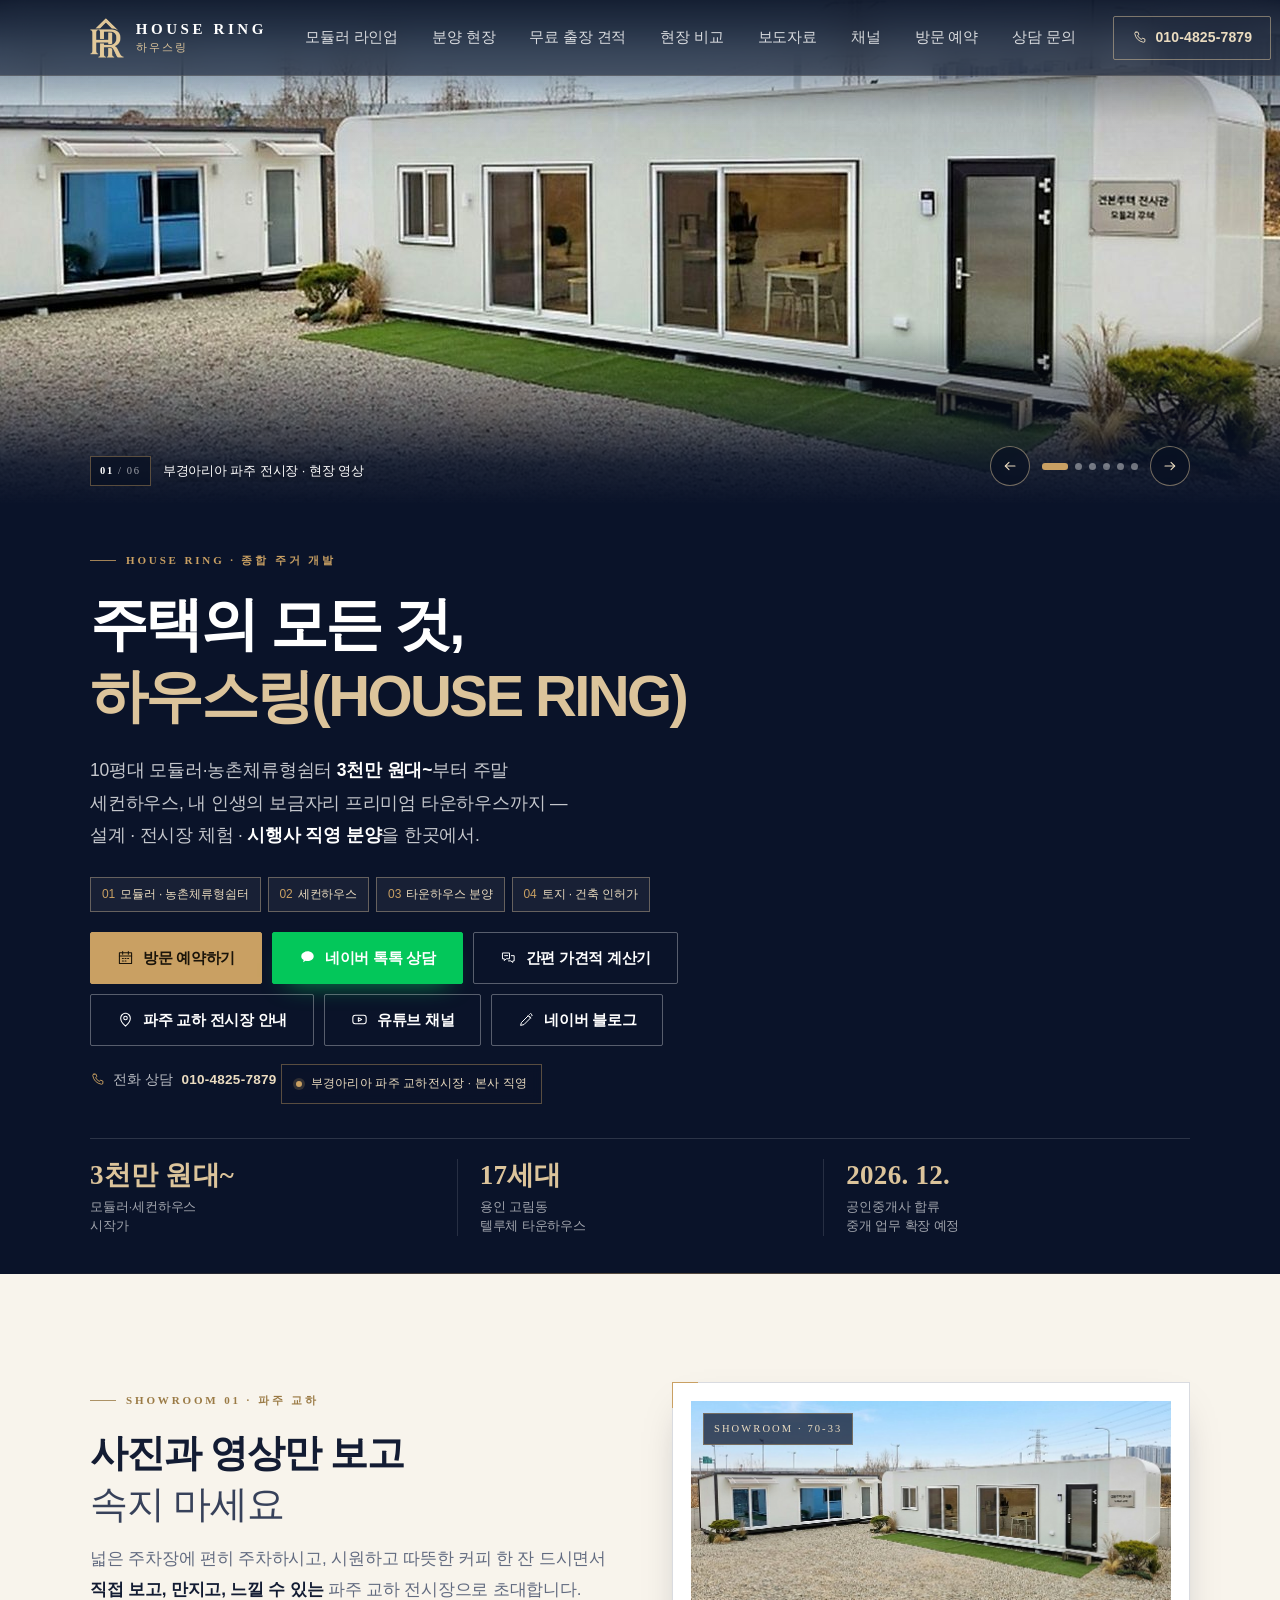
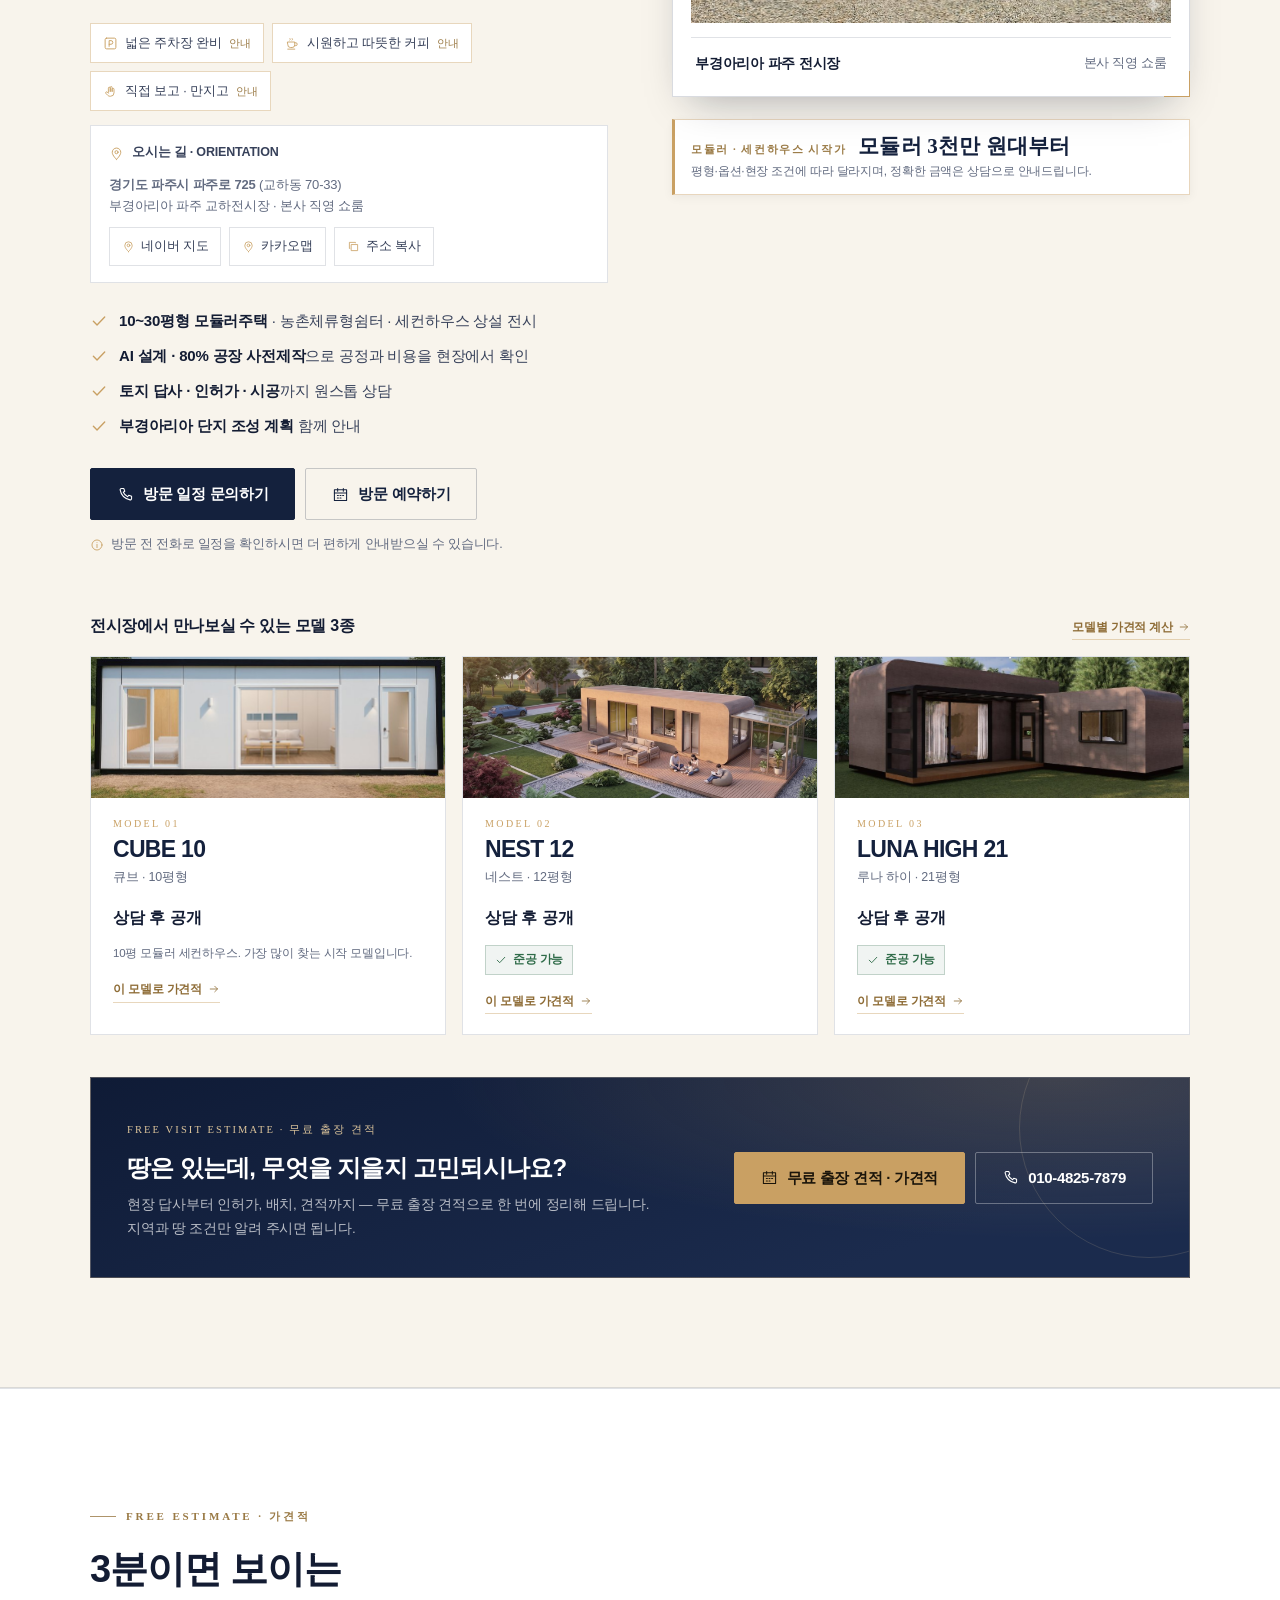
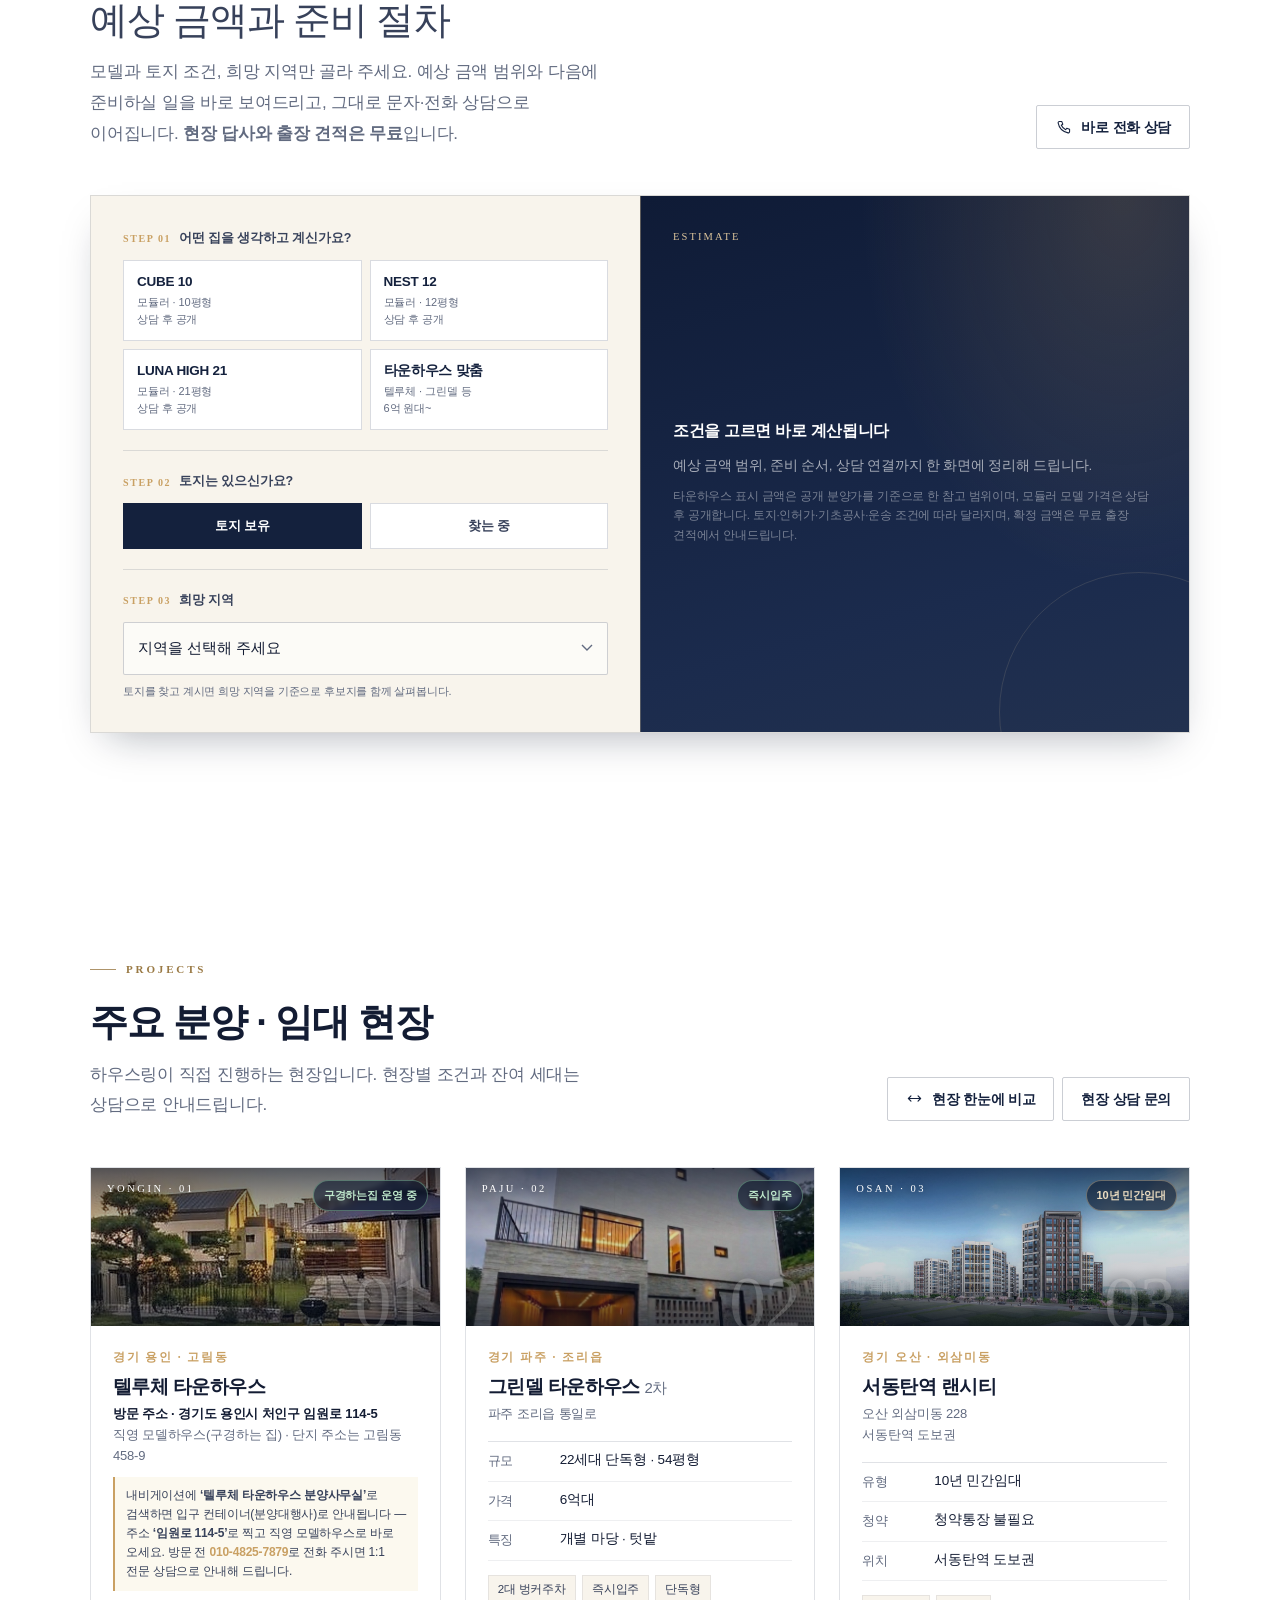
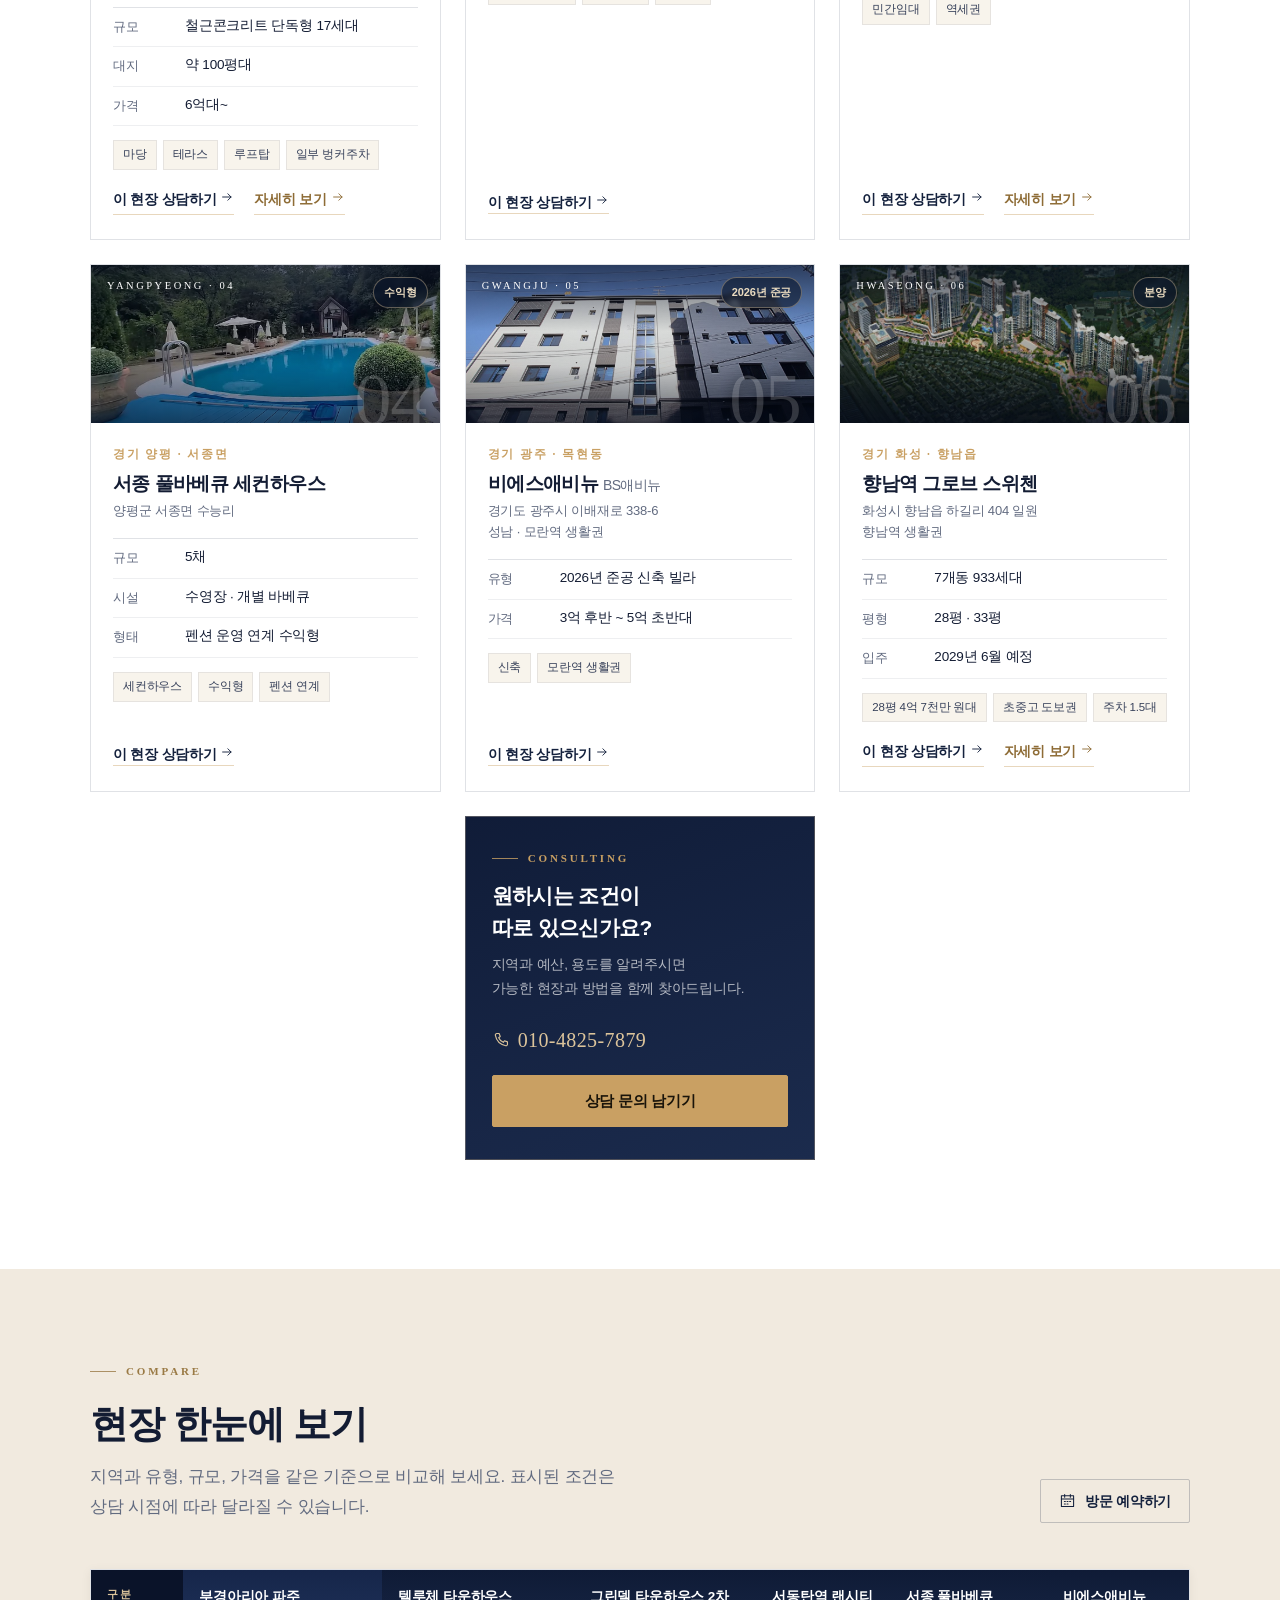
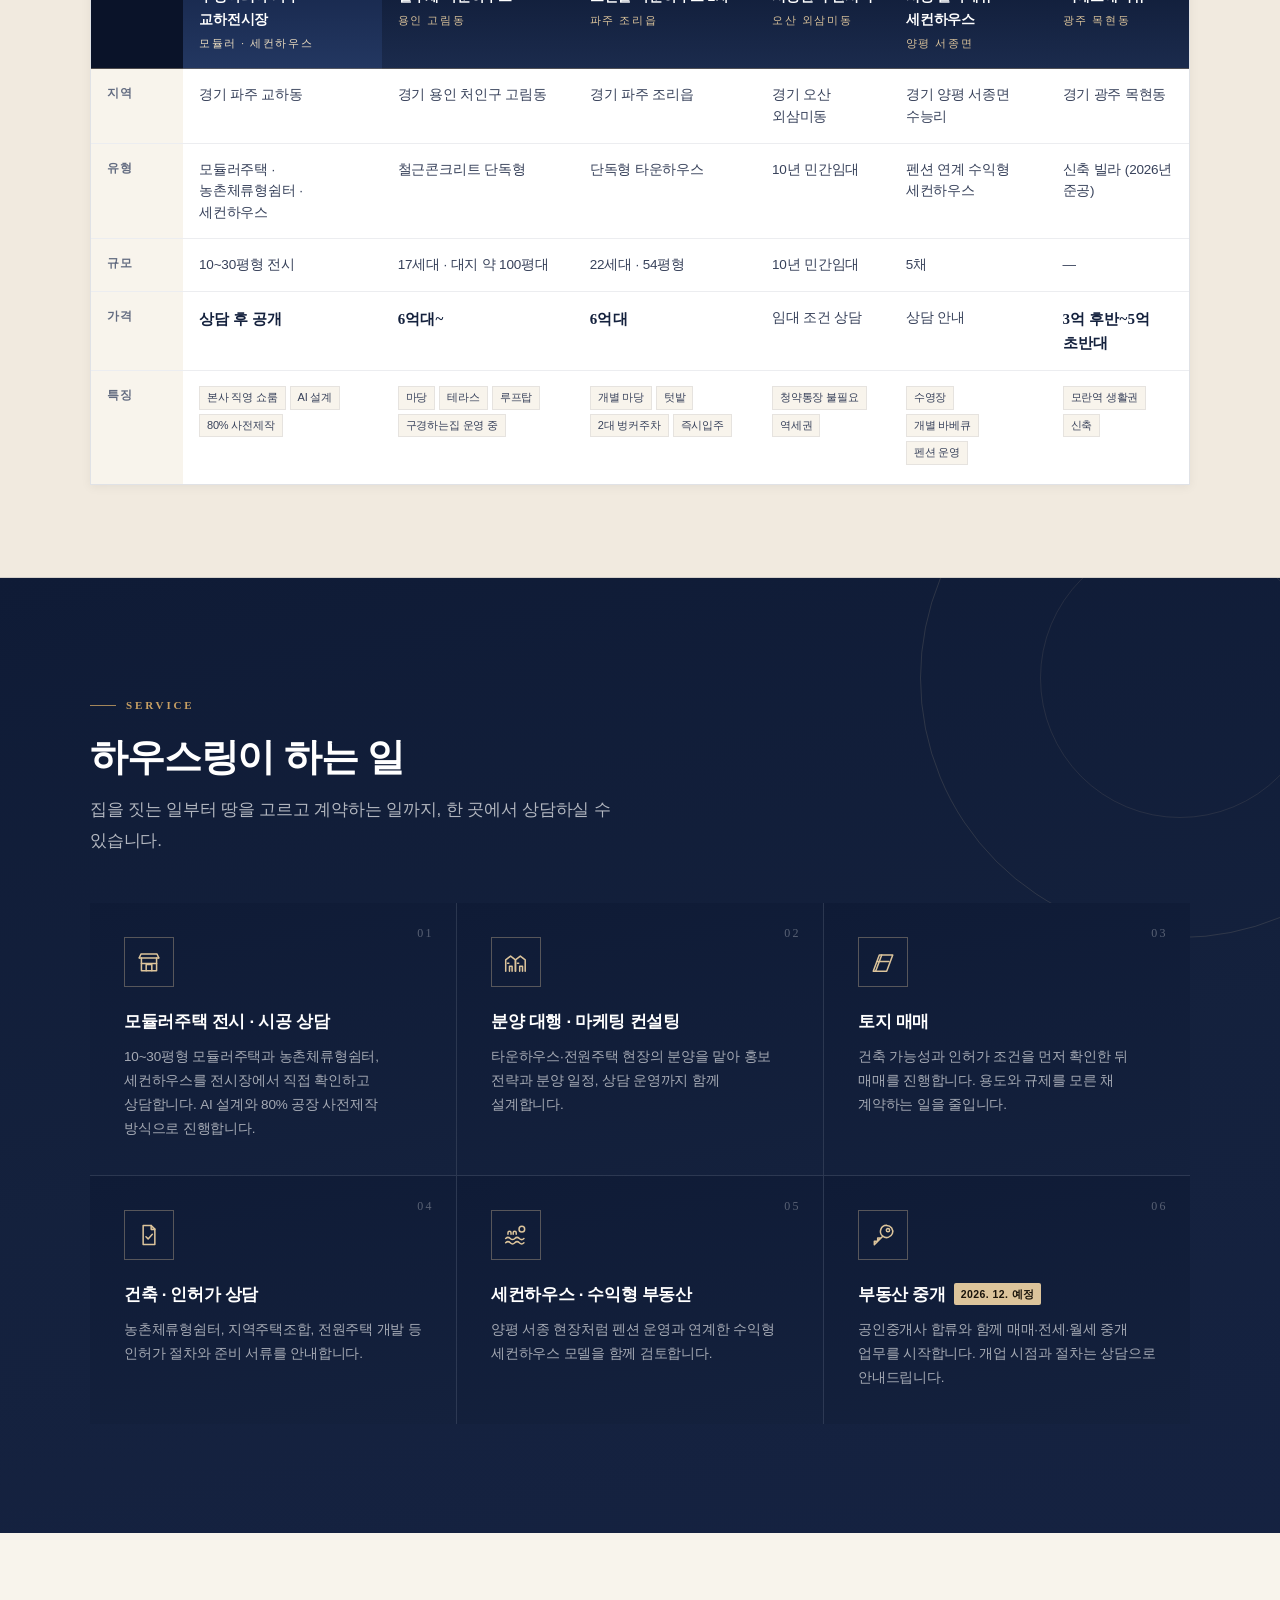
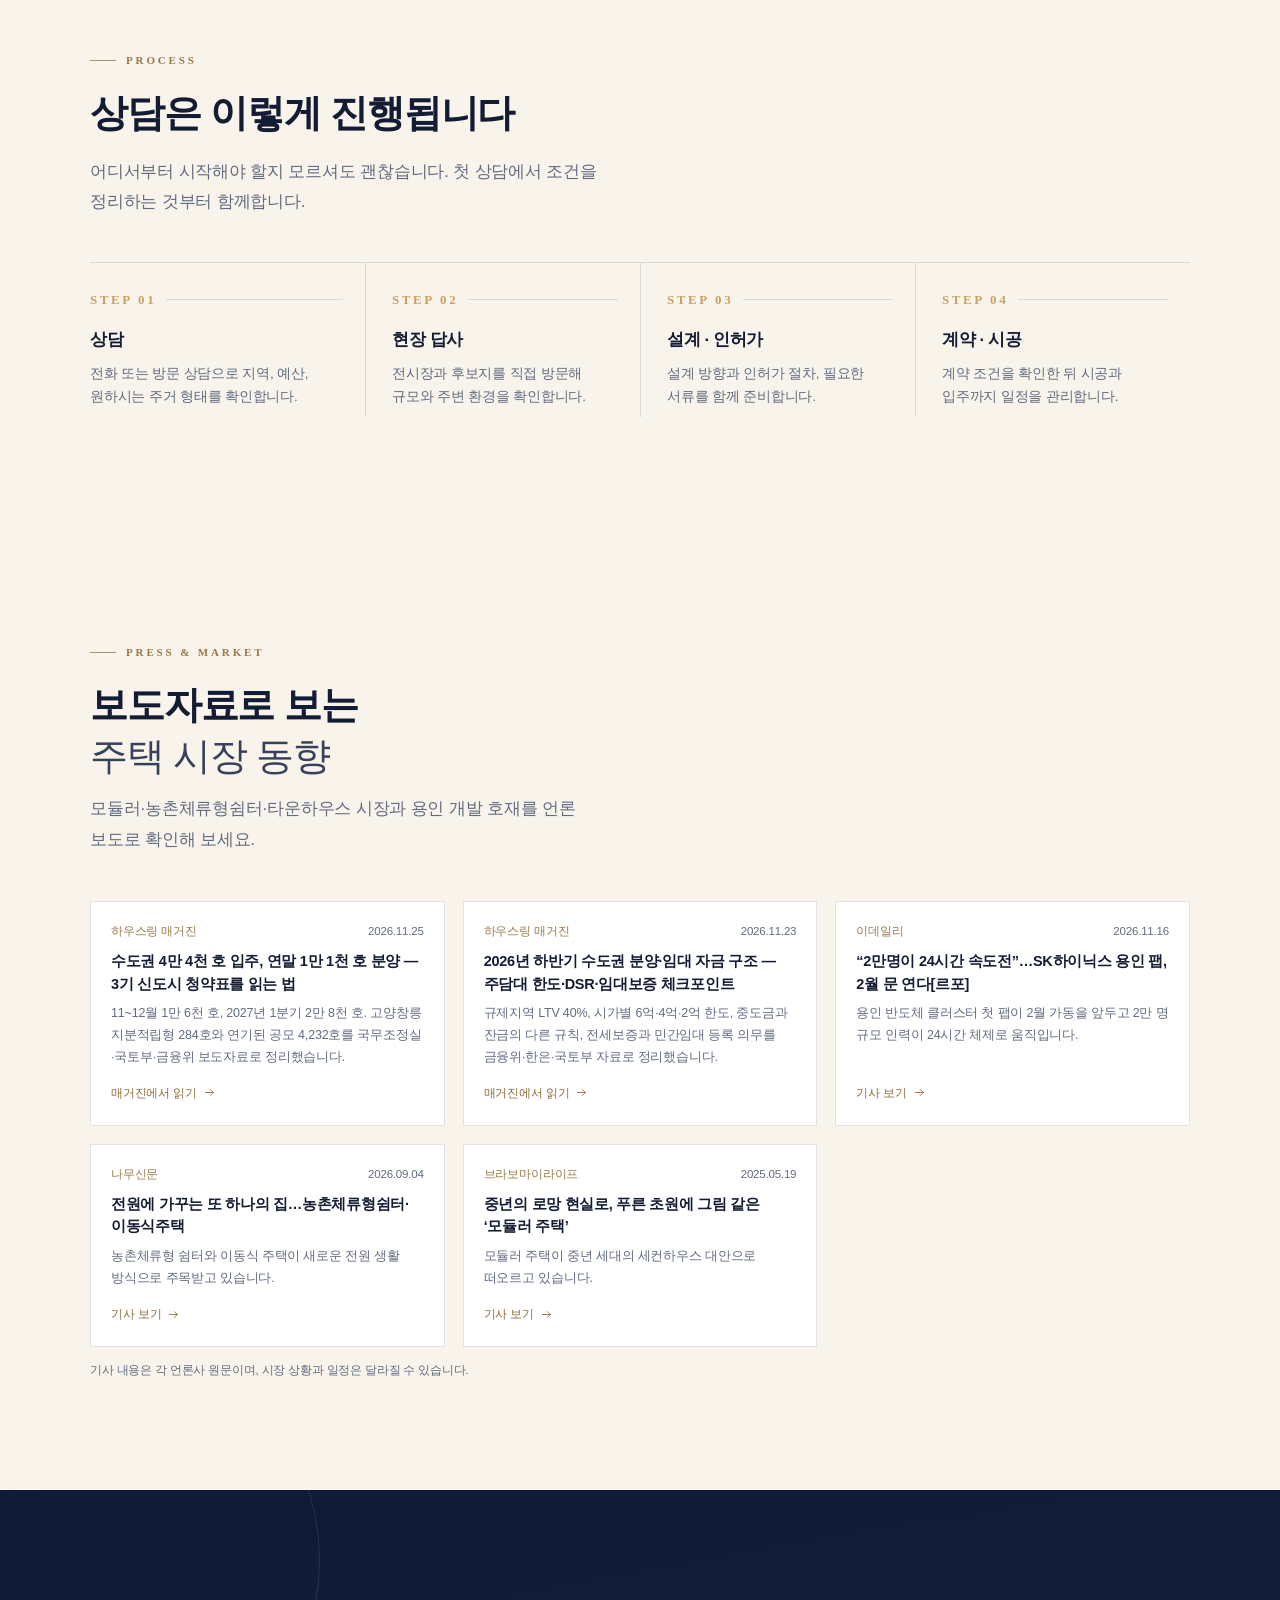
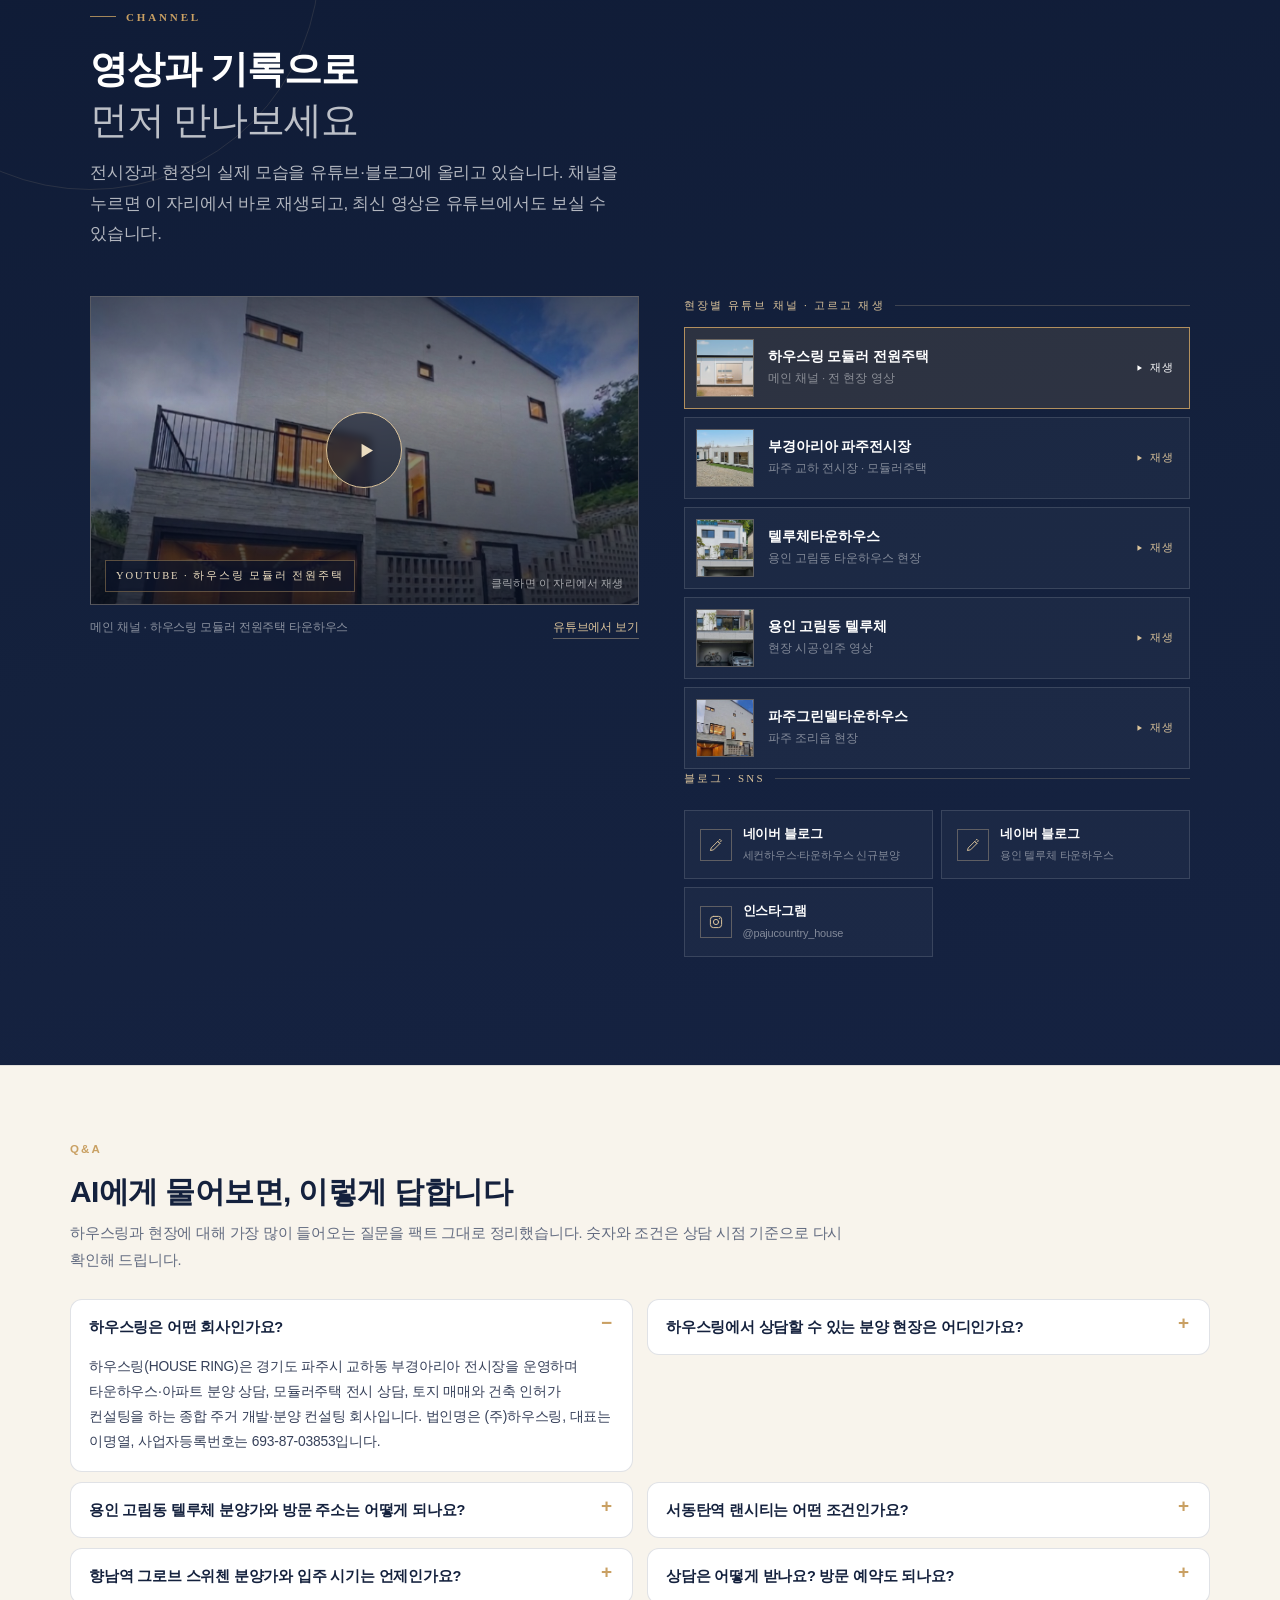
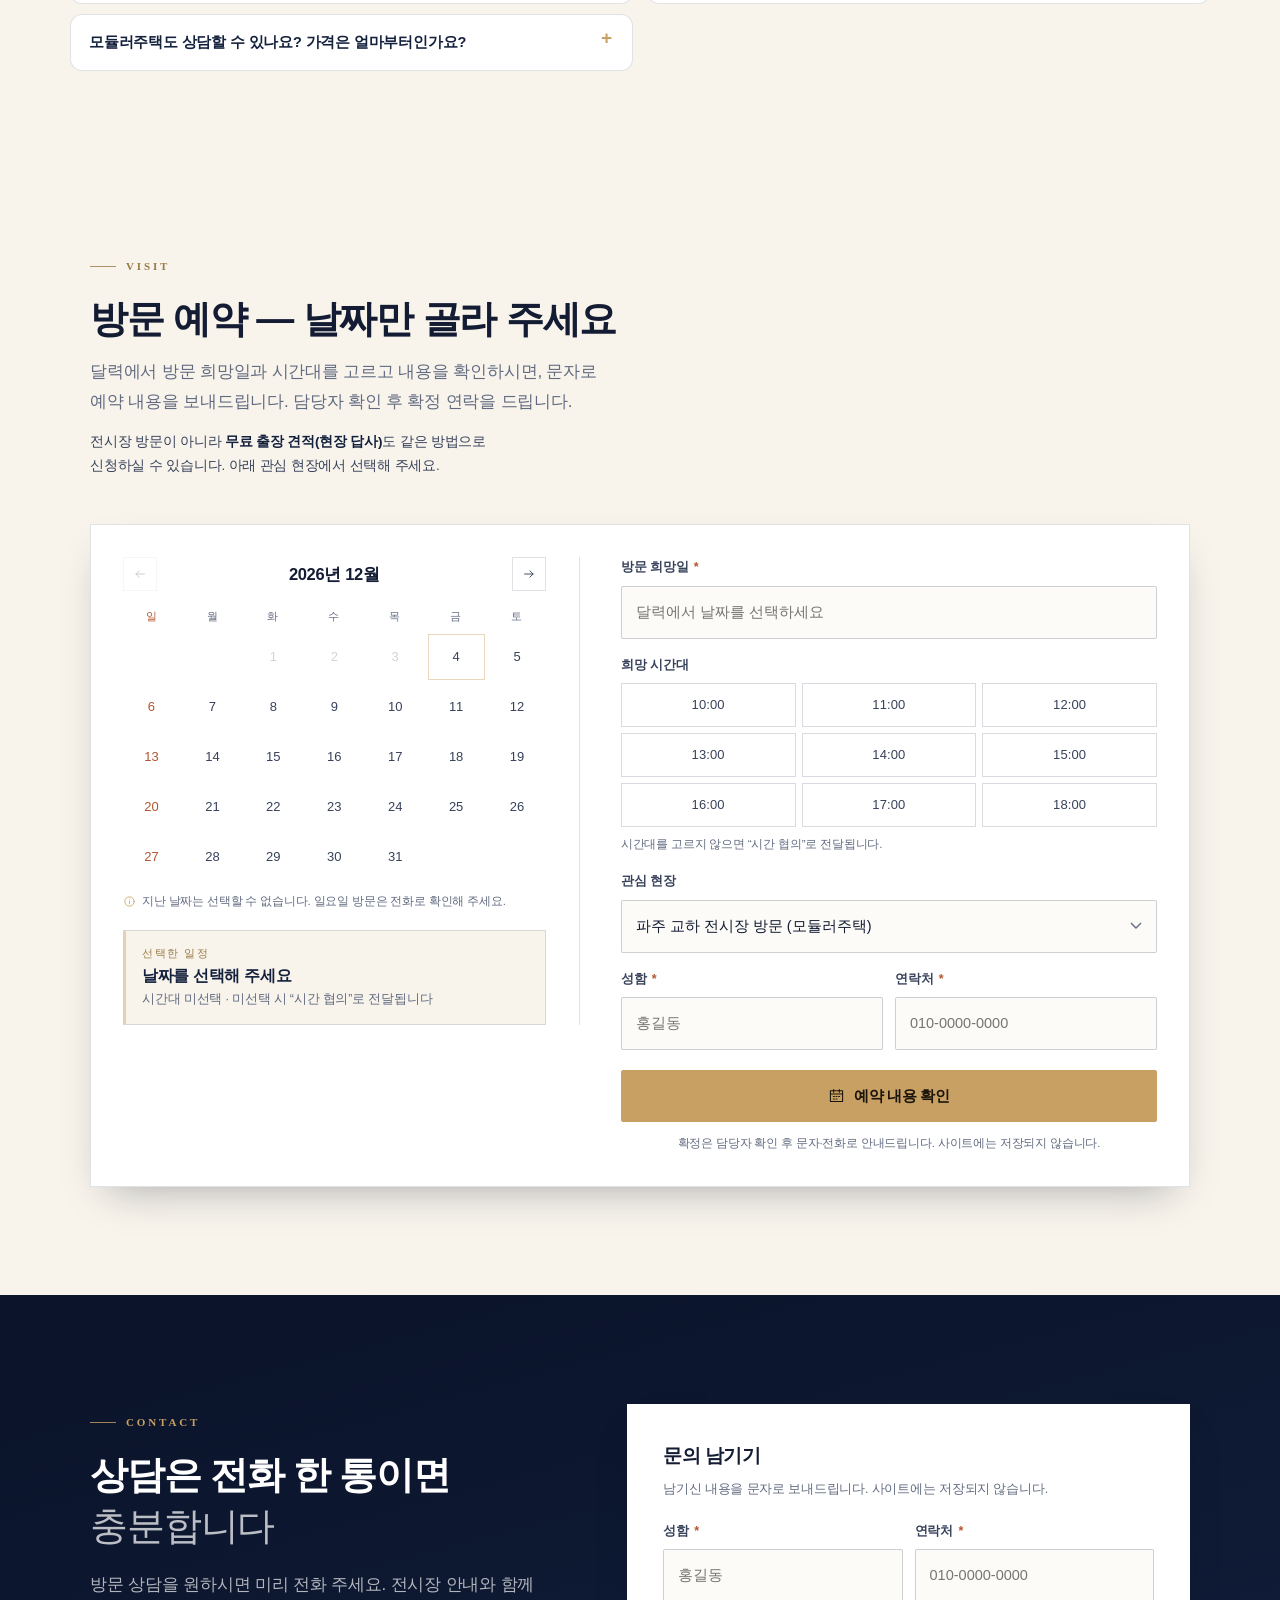
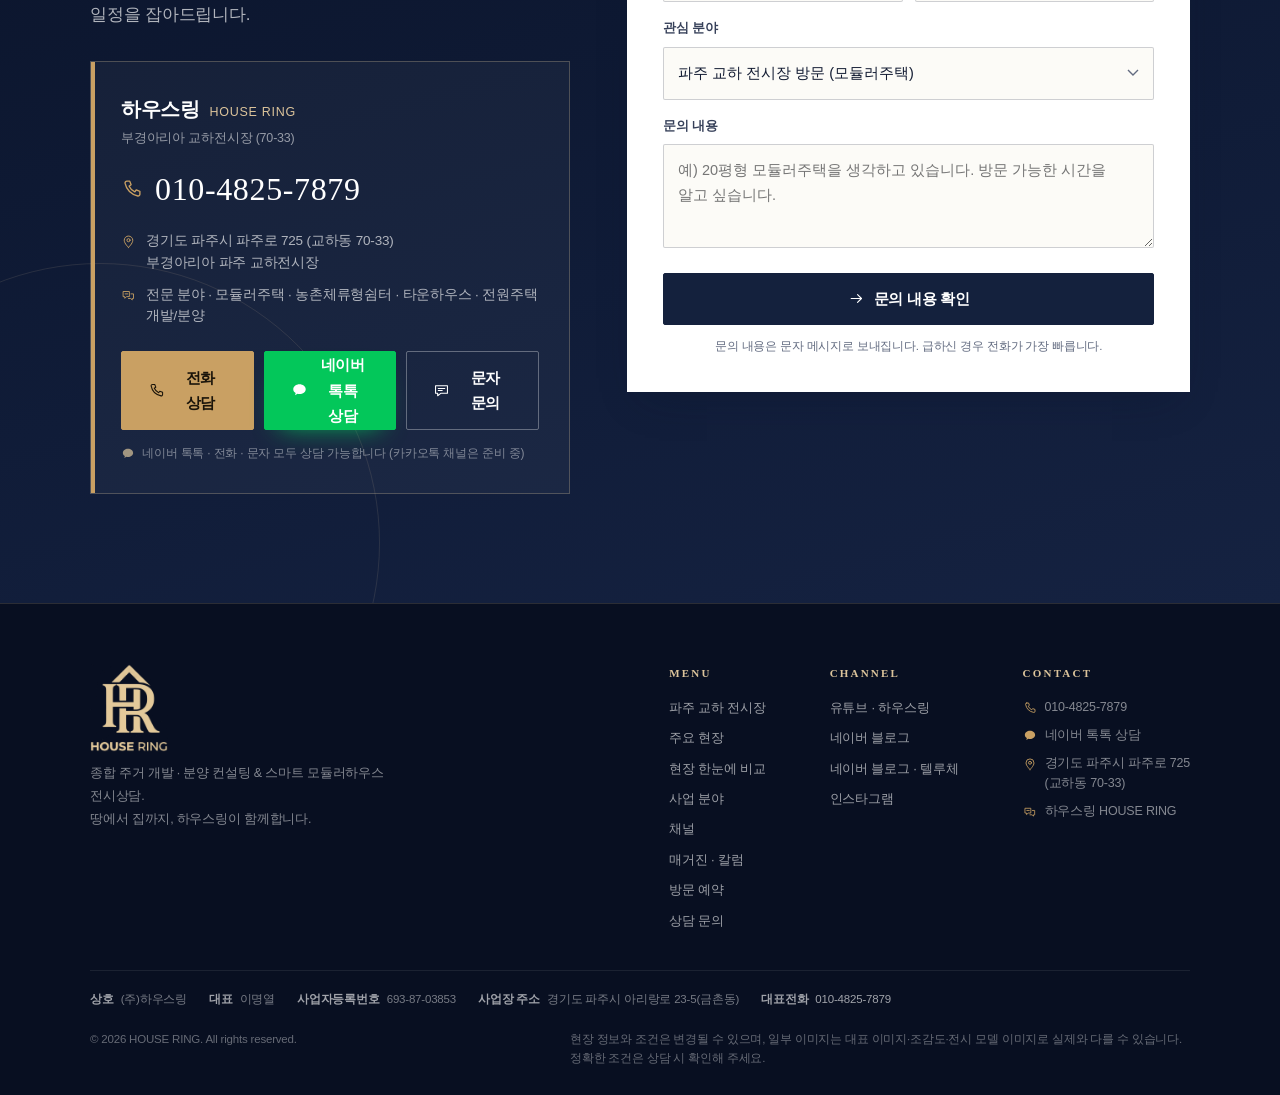
<file: index.html>
<!DOCTYPE html>
<html lang="ko">
<head>
<meta charset="utf-8">
<!-- Google Analytics 4 (gtag.js) -->
<script async src="https://www.googletagmanager.com/gtag/js?id=G-CTBEJHS4K2"></script>
<script>
  window.dataLayer = window.dataLayer || [];
  function gtag(){dataLayer.push(arguments);}
  gtag('js', new Date());
  gtag('config', 'G-CTBEJHS4K2');
</script>
<meta name="viewport" content="width=device-width, initial-scale=1">
<title>하우스링 HOUSE RING | 파주 모듈러주택 전시장 · 타운하우스 분양 · 분양 컨설팅</title>
<meta name="description" content="하우스링(HOUSE RING) — 파주 교하 부경아리아 전시장에서 모듈러주택 실물을 직접 보고 만지고 느껴보세요. 넓은 주차장, 커피 한 잔과 함께. 용인 고림동 텔루체, 파주 그린델, 서동탄역 랜시티, 양평 서종 세컨하우스, 광주 비에스애비뉴(BS애비뉴) 분양·임대 상담. 모듈러주택 3천만 원대부터. 무료 출장 견적 상담 010-4825-7879.">
<meta name="keywords" content="하우스링, HOUSE RING, 모듈러주택, 모듈러주택 전시장, 파주 모듈러주택, 파주 교하 전시장, 부경아리아 전시장, 타운하우스 분양, 용인 고림동 텔루체, 텔루체 타운하우스, 파주 그린델 타운하우스, 서동탄역 랜시티, 양평 서종 세컨하우스, 광주 비에스애비뉴, BS애비뉴, 광주 목현동 빌라, 향남역 그로브 스위첸, 화성 향남 아파트 분양, 스위첸, 전원주택 분양, 세컨하우스, 소형주택, 분양 대행, 토지 매매, 건축 인허가 상담, 파주 부동산">
<meta name="author" content="하우스링 HOUSE RING">
<meta name="robots" content="index, follow">
<meta name="theme-color" content="#14213D">
<link rel="canonical" href="https://housering.co.kr/">
<meta name="google-site-verification" content="gt0Ct3t57UHlldChtWu0XSyePndYkmRHRZvpijoFDrE" />
<meta name="naver-site-verification" content="266af17e1dd5c18c2b44e03aa698db35c9540f3e" />
<meta property="og:type" content="website">
<meta property="og:site_name" content="하우스링 HOUSE RING">
<meta property="og:locale" content="ko_KR">
<meta property="og:url" content="https://housering.co.kr/">
<meta property="og:title" content="세컨하우스부터 전원주택까지, 주택의 모든 것 | 하우스링">
<meta property="og:description" content="풀옵션 모듈러 3천만 원대부터 · 파주 전시장 직접 체험 · 용인 고림동 텔루체, 파주 그린델, 서동탄역 랜시티 등 타운하우스 분양 상담.">
<meta property="og:image" content="https://housering.co.kr/assets/og-housering.jpg">
<meta property="og:image:width" content="1200">
<meta property="og:image:height" content="630">
<meta property="og:image:type" content="image/jpeg">
<meta property="og:image:alt" content="세컨하우스부터 전원주택까지, 주택의 모든 것 | 하우스링">
<meta name="twitter:card" content="summary_large_image">
<meta name="twitter:title" content="세컨하우스부터 전원주택까지, 주택의 모든 것 | 하우스링">
<meta name="twitter:description" content="풀옵션 모듈러 3천만 원대부터 · 파주 전시장 직접 체험">
<meta name="twitter:image" content="https://housering.co.kr/assets/og-housering.jpg">
<link rel="icon" href="assets/logo-mark-navy.png">
<script type="application/ld+json">
{
  "@context": "https://schema.org",
  "@type": "LocalBusiness",
  "name": "하우스링 HOUSE RING",
  "alternateName": "HOUSE RING",
  "url": "https://housering.co.kr/",
  "image": "https://housering.co.kr/assets/logo-full-navy.png",
  "description": "종합 주거 개발 · 분양 컨설팅 · 토지 매매 · 모듈러주택 전시 상담",
  "telephone": "+82-10-4825-7879",
  "address": {
    "@type": "PostalAddress",
    "streetAddress": "파주로 725 (교하동 70-33)",
    "addressLocality": "파주시",
    "addressRegion": "경기도",
    "addressCountry": "KR"
  },
  "sameAs": [
    "https://www.youtube.com/channel/UCv1LuKEOIRZm-u71nhofMwA",
    "https://blog.naver.com/yummyapt",
    "https://blog.naver.com/teluceyongin",
    "https://www.instagram.com/pajucountry_house/"
  ],
  "areaServed": [
    "경기도 파주시",
    "경기도 용인시",
    "경기도 오산시",
    "경기도 화성시"
  ],
  "priceRange": "모듈러 3천만 원대~ · 타운하우스 6억 원대~"
}
</script>
<script>document.documentElement.classList.add('js');</script>
<style>
/* ============ base ============ */
*,*::before,*::after{box-sizing:border-box}
:root{
  --navy:#14213D;
  --navy-900:#0A1329;
  --navy-800:#0F1B36;
  --navy-700:#1B2B4D;
  --navy-600:#26375C;
  --gold:#C9A063;
  --gold-soft:#DCC49B;
  --gold-pale:#EBDCC0;
  --cream:#F8F4EC;
  --cream-2:#F1EADF;
  --paper:#FFFFFF;
  --ink:#131C33;
  --ink-2:#37415A;
  --muted:#626B80;
  --line:rgba(20,33,61,.13);
  --line-gold:rgba(201,160,99,.42);
  --ff:-apple-system,BlinkMacSystemFont,"Apple SD Gothic Neo","Noto Sans KR","Malgun Gothic",Roboto,"Helvetica Neue",Arial,sans-serif;
  --ff-serif:"Bodoni MT",Didot,"Playfair Display",Georgia,"Times New Roman",serif;
  --shadow-s:0 2px 10px rgba(10,19,41,.06);
  --shadow-m:0 18px 40px -18px rgba(10,19,41,.35);
  --header-h:76px;
  --quick-h:0px;
  --max:1180px;
}
html{-webkit-text-size-adjust:100%;scroll-behavior:smooth}
[id]{scroll-margin-top:calc(var(--header-h) + var(--quick-h) + 28px)}
body{
  margin:0;background:var(--cream);color:var(--ink);
  font-family:var(--ff);font-size:16px;line-height:1.72;
  letter-spacing:-.012em;-webkit-font-smoothing:antialiased;
  word-break:keep-all;overflow-x:hidden;
}
img{max-width:100%;display:block}
a{color:inherit;text-decoration:none}
button{font:inherit;color:inherit;cursor:pointer}
h1,h2,h3,h4,p{margin:0}
ul{margin:0;padding:0;list-style:none}
:focus-visible{outline:2px solid var(--gold);outline-offset:3px;border-radius:2px}
::selection{background:var(--gold-pale);color:var(--navy)}
.skip{position:absolute;left:-9999px;top:0;z-index:200;background:var(--navy);color:#fff;padding:12px 18px;font-size:14px}
.skip:focus{left:10px;top:10px}

.wrap{width:100%;max-width:var(--max);margin:0 auto;padding:0 clamp(20px,5vw,40px)}
.section{padding:clamp(64px,8.5vw,112px) 0;position:relative}
.eyebrow{
  display:inline-flex;align-items:center;gap:10px;
  font-size:11px;font-weight:600;letter-spacing:.26em;text-transform:uppercase;
  color:var(--gold);font-family:var(--ff-serif);margin-bottom:18px;
}
.eyebrow::before{content:"";width:26px;height:1px;background:var(--gold);opacity:.8}
.eyebrow.on-light{color:#9A7A45}
.eyebrow.on-light::before{background:#9A7A45}
h2.title{
  font-size:clamp(25px,3.5vw,38px);line-height:1.34;font-weight:700;letter-spacing:-.03em;
}
.title .thin{font-weight:300;color:var(--ink-2)}
.lead{color:var(--muted);font-size:clamp(15px,1.6vw,17px);line-height:1.8;margin-top:18px;max-width:56ch}
.on-dark{color:#fff}
.on-dark .title .thin{color:rgba(255,255,255,.72)}
.on-dark .lead{color:rgba(255,255,255,.68)}

/* ============ buttons ============ */
.btn{
  display:inline-flex;align-items:center;justify-content:center;gap:9px;
  min-height:52px;padding:0 26px;border-radius:2px;border:1px solid transparent;
  font-size:15px;font-weight:600;letter-spacing:-.02em;text-align:center;
  transition:transform .25s ease,background .25s ease,color .25s ease,border-color .25s ease,box-shadow .25s ease;
}
.btn svg{width:17px;height:17px;flex:none}
.btn-gold{background:var(--gold);color:#1A140A;border-color:var(--gold)}
.btn-gold:hover{background:var(--gold-soft);border-color:var(--gold-soft);transform:translateY(-2px);box-shadow:0 12px 24px -14px rgba(201,160,99,.9)}
.btn-navy{background:var(--navy);color:#fff;border-color:var(--navy)}
.btn-navy:hover{background:var(--navy-700);border-color:var(--navy-700);transform:translateY(-2px)}
.btn-ghost{background:transparent;color:#fff;border-color:rgba(255,255,255,.32)}
.btn-ghost:hover{border-color:var(--gold);color:var(--gold-soft);transform:translateY(-2px)}
.btn-line{background:transparent;color:var(--navy);border-color:rgba(20,33,61,.22)}
.btn-line:hover{border-color:var(--gold);color:#8E6C36;background:#fff;transform:translateY(-2px)}
.btn-talk{background:#03C75A;color:#fff;border-color:#03C75A;box-shadow:0 12px 26px -16px rgba(3,199,90,.95)}
.btn-talk:hover{background:#02B552;border-color:#02B552;transform:translateY(-2px);box-shadow:0 16px 30px -16px rgba(3,199,90,1)}
.btn-talk svg{fill:currentColor;stroke:none}
.btn-sm{min-height:44px;padding:0 18px;font-size:14px}

/* ============ header ============ */
.header{
  position:fixed;inset:0 0 auto 0;z-index:80;height:var(--header-h);
  display:flex;align-items:center;
  background:rgba(10,19,41,.55);backdrop-filter:blur(14px);-webkit-backdrop-filter:blur(14px);
  border-bottom:1px solid rgba(220,196,155,.16);
  transition:background .3s ease,box-shadow .3s ease,height .3s ease;
}
.header.is-scrolled{background:rgba(10,19,41,.94);box-shadow:0 10px 30px -18px rgba(0,0,0,.7);height:66px}
.header .wrap{display:flex;align-items:center;justify-content:space-between;gap:24px}
.brand{display:flex;align-items:center;gap:12px;flex:none}
.brand img{height:40px;width:auto;transition:height .3s ease}
.header.is-scrolled .brand img{height:34px}
.brand-txt{display:flex;flex-direction:column;line-height:1.15}
.brand-txt b{font-family:var(--ff-serif);font-size:15px;letter-spacing:.24em;color:#fff;font-weight:600}
.brand-txt i{font-style:normal;font-size:11px;letter-spacing:.2em;color:var(--gold-soft);margin-top:3px}
.nav{display:flex;align-items:center;gap:6px;flex:none}
.nav a{
  position:relative;padding:10px 14px;font-size:14.5px;font-weight:500;color:rgba(255,255,255,.82);
  letter-spacing:-.01em;transition:color .2s ease;white-space:nowrap;
}
.nav a::after{
  content:"";position:absolute;left:14px;right:14px;bottom:4px;height:1px;background:var(--gold);
  transform:scaleX(0);transform-origin:left;transition:transform .3s ease;
}
.nav a:hover,.nav a.active{color:#fff}
.nav a:hover::after,.nav a.active::after{transform:scaleX(1)}
.header-phone{
  display:inline-flex;align-items:center;gap:8px;flex:none;
  height:44px;padding:0 18px;border:1px solid rgba(220,196,155,.5);border-radius:2px;
  color:var(--gold-pale);font-size:14px;font-weight:600;letter-spacing:.01em;
  transition:background .25s ease,color .25s ease,border-color .25s ease;
}
.header-phone svg{width:15px;height:15px}
.header-phone:hover{background:var(--gold);color:#1A140A;border-color:var(--gold)}
.burger{
  display:none;width:44px;height:44px;border:1px solid rgba(255,255,255,.28);border-radius:2px;
  background:transparent;align-items:center;justify-content:center;flex:none;
}
.burger span{display:block;width:18px;height:1.5px;background:#fff;position:relative;transition:transform .3s ease,opacity .2s ease}
.burger span::before,.burger span::after{content:"";position:absolute;left:0;width:18px;height:1.5px;background:#fff;transition:transform .3s ease}
.burger span::before{top:-6px}
.burger span::after{top:6px}
.burger[aria-expanded="true"] span{transform:rotate(45deg)}
.burger[aria-expanded="true"] span::before{transform:translateY(6px) rotate(-90deg)}
.burger[aria-expanded="true"] span::after{opacity:0}

.mobile-nav{
  position:fixed;top:var(--header-h);left:0;right:0;z-index:79;
  background:#0A1329;border-bottom:1px solid rgba(220,196,155,.2);
  box-shadow:0 24px 40px -20px rgba(0,0,0,.85);
  padding:10px clamp(20px,5vw,40px) 22px;
  transform:translateY(-12px);opacity:0;visibility:hidden;transition:.28s ease;
}
.mobile-nav.open{transform:none;opacity:1;visibility:visible}
.mobile-nav a{
  display:flex;align-items:center;justify-content:space-between;
  padding:15px 2px;color:#fff;font-size:16px;border-bottom:1px solid rgba(255,255,255,.09);
}
.mobile-nav a span{color:var(--gold-soft);font-size:12px;letter-spacing:.16em;font-family:var(--ff-serif)}
.mobile-nav a.btn{margin-top:18px;justify-content:center;border-bottom:0;padding:0 18px;gap:9px}

/* ============ hero · 상단 영상/사진 + 아래 글자 (2026-11-19) ============ */
.hero{position:relative;color:#fff;background:#0A1329;padding:0}
.hero::after{
  content:"";position:absolute;left:0;right:0;bottom:0;height:1px;z-index:3;
  background:linear-gradient(90deg,transparent,var(--line-gold),transparent);
}
/* ---------- 상단 미디어 (글자 없이 먼저) ---------- */
.hero-top{position:relative;width:100%;height:clamp(360px,56vh,620px);overflow:hidden;background:#0A1329;isolation:isolate}
.hero-slides{position:absolute;inset:0;z-index:0;overflow:hidden;background:#0A1329}
.hero-poster{position:absolute;inset:0;width:100%;height:100%;object-fit:cover;object-position:50% 50%}
.hero-video{
  position:absolute;inset:0;width:100%;height:100%;object-fit:cover;object-position:50% 50%;
  z-index:1;opacity:0;transition:opacity 1.1s ease;background:transparent;
}
.hero-video.is-playing{opacity:1}
.hero-slides .hs{position:absolute;inset:0;z-index:2;opacity:0;transition:opacity 1.15s ease}
.hero-slides .hs img{display:block;width:100%;height:100%;object-fit:cover;object-position:center;transform:scale(1.04);will-change:transform}
.hero-slides .hs.is-on{opacity:1}
.hero-slides .hs.is-on img{animation:hsKB 8.6s ease-out forwards}
.hero-slides .hs:nth-of-type(even).is-on img{animation-name:hsKB2}
@keyframes hsKB{from{transform:scale(1.04) translate3d(0,0,0)}to{transform:scale(1.15) translate3d(-1.6%,-1.2%,0)}}
@keyframes hsKB2{from{transform:scale(1.15) translate3d(1.4%,1%,0)}to{transform:scale(1.04) translate3d(0,0,0)}}
/* 영상 위에는 글자를 얹지 않는다 — 헤더 가독용 상단 veil + 아래로 페이지 바탕색 */
.hero-scrim{
  position:absolute;inset:0;z-index:3;pointer-events:none;
  background:
    linear-gradient(180deg,rgba(6,12,26,.88) 0%,rgba(6,12,26,.46) 10%,rgba(6,12,26,.06) 24%,rgba(6,12,26,0) 38%),
    linear-gradient(0deg,#0A1329 0%,rgba(10,19,41,.9) 8%,rgba(10,19,41,0) 34%);
}
/* 영상 위 하단 캡션·컨트롤 */
.hero-ui{
  position:absolute;left:0;right:0;bottom:0;z-index:4;
  display:flex;align-items:flex-end;justify-content:space-between;gap:20px;
  width:100%;max-width:var(--max);margin:0 auto;
  padding:0 clamp(20px,5vw,40px) clamp(12px,1.8vw,18px);
}
.hs-caption{display:flex;align-items:center;gap:12px;min-width:0}
.hs-count{
  flex:none;display:inline-flex;align-items:center;gap:4px;padding:5px 9px;
  border:1px solid var(--line-gold);background:rgba(8,16,34,.72);backdrop-filter:blur(4px);
  font-family:var(--ff-serif);font-size:10.5px;letter-spacing:.16em;color:rgba(255,255,255,.62);
}
.hs-count b{color:#fff;font-weight:600}
.hs-label{
  font-size:13px;color:#fff;letter-spacing:-.01em;white-space:nowrap;overflow:hidden;text-overflow:ellipsis;
  text-shadow:0 1px 14px rgba(0,0,0,.75);
}
.hs-controls{flex:none;display:flex;align-items:center;gap:12px}
.hs-arrow{
  width:40px;height:40px;border-radius:50%;display:flex;align-items:center;justify-content:center;
  border:1px solid rgba(220,196,155,.5);background:rgba(8,16,34,.72);backdrop-filter:blur(4px);
  color:var(--gold-pale);cursor:pointer;transition:background .25s ease,color .25s ease,border-color .25s ease;
}
.hs-arrow:hover{background:var(--gold);border-color:var(--gold);color:#1A140A}
.hs-arrow svg{width:16px;height:16px}
#hsPrev svg{transform:rotate(180deg)}
.hs-dots{display:flex;align-items:center;gap:7px}
.hs-dots button{
  width:7px;height:7px;padding:0;border:0;border-radius:50%;background:rgba(255,255,255,.4);cursor:pointer;
  transition:width .3s ease,background .3s ease,border-radius .3s ease;
}
.hs-dots button:hover{background:rgba(255,255,255,.78)}
.hs-dots button.is-on{width:26px;border-radius:3px;background:var(--gold)}
.hs-dots button.is-on:hover{background:var(--gold)}

/* ---------- 영상 아래 글자 ---------- */
.hero-body{
  position:relative;z-index:1;width:100%;max-width:var(--max);margin:0 auto;
  padding:clamp(24px,3vw,42px) clamp(20px,5vw,40px) clamp(24px,3.2vw,38px);
}
.hero-copy{max-width:min(820px,100%)}
.hero h1{
  font-size:clamp(31px,4.9vw,58px);line-height:1.24;font-weight:700;letter-spacing:-.045em;
  margin:0 0 22px;
}
.hero h1 em{
  font-style:normal;color:var(--gold-soft);position:relative;
}
.hero-sub{
  font-size:clamp(15px,1.7vw,17.5px);line-height:1.85;color:rgba(255,255,255,.76);
  max-width:52ch;margin-bottom:26px;
}
.hero-sub strong{color:#fff;font-weight:600}
.hero-actions{display:flex;flex-wrap:wrap;gap:10px}
.hero-facts{
  display:grid;grid-template-columns:repeat(3,1fr);gap:0;
  margin-top:clamp(24px,3vw,34px);border-top:1px solid rgba(255,255,255,.14);padding-top:20px;
}
.hero-facts li{padding-right:18px;position:relative}
.hero-facts li+li{padding-left:22px;border-left:1px solid rgba(255,255,255,.12)}
.hero-facts b{
  display:block;font-family:var(--ff-serif);font-size:clamp(21px,2.6vw,27px);font-weight:600;
  color:var(--gold-soft);letter-spacing:.01em;line-height:1.2;
}
.hero-facts span{display:block;font-size:12.5px;color:rgba(255,255,255,.62);margin-top:7px;line-height:1.5;letter-spacing:-.01em}
.hero-facts a{display:block;transition:opacity .2s ease}
.hero-facts a:hover b{color:#fff}
.hero-facts a:hover span{color:rgba(255,255,255,.82)}
.hero-badge{
  position:relative;display:inline-flex;align-items:center;gap:9px;
  margin:18px 0 0;padding:9px 14px;border:1px solid var(--line-gold);background:rgba(10,19,41,.6);
  backdrop-filter:blur(6px);font-size:11.5px;letter-spacing:.02em;color:var(--gold-pale);
}
.hero-badge .dot{width:6px;height:6px;border-radius:50%;background:var(--gold);box-shadow:0 0 0 3px rgba(201,160,99,.2)}
@media (prefers-reduced-motion:reduce){
  .hero-slides .hs{transition:opacity .25s linear}
  .hero-slides .hs.is-on img{animation:none;transform:none}
}

/* ============ showroom ============ */
.showroom{background:var(--cream);border-bottom:1px solid var(--line)}
.showroom-grid{display:grid;grid-template-columns:1fr 1fr;gap:clamp(32px,5vw,64px);align-items:start}
.showroom-media{position:sticky;top:calc(var(--header-h) + 28px)}
.showroom .title{margin-bottom:6px}
.showroom .lead{margin-top:14px}
.addr-row{display:flex;flex-wrap:wrap;align-items:center;gap:10px;margin-top:22px}
.addr-chip{
  display:inline-flex;align-items:center;gap:8px;padding:9px 14px;background:#fff;
  border:1px solid var(--line);font-size:13.5px;color:var(--ink-2);
}
.addr-chip svg{width:15px;height:15px;color:var(--gold)}
.map-links{display:flex;gap:8px;flex-wrap:wrap;margin-top:12px}
.map-links a{
  font-size:12.5px;padding:7px 12px;border:1px solid var(--line);background:#fff;color:var(--ink-2);
  transition:.2s ease;
}
.map-links a:hover{border-color:var(--gold);color:#8E6C36}
.feature-list{margin-top:26px;display:grid;gap:11px}
.feature-list li{display:flex;gap:11px;align-items:flex-start;font-size:15px;color:var(--ink-2);line-height:1.6}
.feature-list svg{width:18px;height:18px;flex:none;margin-top:3px;color:var(--gold)}
.feature-list b{font-weight:600;color:var(--ink)}
.price-band{
  display:flex;flex-wrap:wrap;align-items:baseline;gap:2px 12px;margin-top:22px;
  padding:13px 16px;background:#fff;border:1px solid var(--line-gold);border-left:3px solid var(--gold);
  box-shadow:var(--shadow-s);
}
.price-band .pb-label{
  font-size:11px;font-weight:600;letter-spacing:.14em;color:#9A7A45;text-transform:uppercase;font-family:var(--ff-serif);
}
.price-band b{font-family:var(--ff-serif);font-size:clamp(18px,2vw,21px);font-weight:600;color:var(--navy);letter-spacing:.01em;line-height:1.3}
.price-band .pb-note{font-size:12px;color:var(--muted);line-height:1.6;flex:1 1 100%}
.showroom-actions{display:flex;flex-wrap:wrap;gap:10px;margin-top:30px}
.showroom-note{font-size:12.5px;color:var(--muted);margin-top:14px;display:flex;gap:7px;align-items:center}
.showroom-note svg{width:14px;height:14px;color:var(--gold)}

.frame{
  position:relative;background:#fff;border:1px solid rgba(20,33,61,.16);
  padding:clamp(12px,1.6vw,18px);box-shadow:var(--shadow-m);
}
.frame::before,.frame::after{
  content:"";position:absolute;width:26px;height:26px;border:1px solid var(--gold);pointer-events:none;
}
.frame::before{top:-1px;left:-1px;border-right:0;border-bottom:0}
.frame::after{bottom:-1px;right:-1px;border-left:0;border-top:0}
.frame-inner{
  position:relative;overflow:hidden;
  background:
    radial-gradient(75% 65% at 55% 78%,rgba(201,160,99,.16),rgba(201,160,99,0) 62%),
    linear-gradient(160deg,#122040,#1B2B4D 60%,#22314F);
  display:flex;align-items:flex-end;
}.frame-inner svg{width:100%;height:auto;display:block}
.frame-inner .line{fill:none;stroke:var(--gold-soft);stroke-width:1.1;opacity:.6}
.frame-inner .glass{fill:rgba(220,196,155,.09);stroke:var(--gold-soft);stroke-width:1.05}
.frame-tag{
  position:absolute;top:12px;left:12px;z-index:2;
  font-size:10.5px;letter-spacing:.2em;color:var(--gold-pale);
  background:rgba(10,19,41,.72);border:1px solid var(--line-gold);padding:6px 10px;font-family:var(--ff-serif);
}
.frame-cap{
  display:flex;align-items:center;justify-content:space-between;gap:14px;
  padding:14px 4px 2px;font-size:12.5px;color:var(--muted);border-top:1px solid var(--line);margin-top:14px;
}
.frame-cap b{color:var(--ink);font-weight:600;font-size:13.5px}

/* ============ properties ============ */
.properties{background:#fff}
.sec-head{display:flex;align-items:flex-end;justify-content:space-between;gap:30px;flex-wrap:wrap;margin-bottom:clamp(28px,4vw,46px)}
.sec-head-actions{display:flex;flex-wrap:wrap;gap:8px;align-items:center}
.sec-head .lead{margin-top:12px;margin-bottom:0}
.prop-grid{display:grid;grid-template-columns:repeat(3,1fr);gap:clamp(16px,2vw,24px)}
.card{
  position:relative;display:flex;flex-direction:column;background:#fff;border:1px solid var(--line);
  transition:transform .35s cubic-bezier(.2,.7,.3,1),box-shadow .35s ease,border-color .35s ease;
  overflow:hidden;
}
.card:hover{transform:translateY(-6px);box-shadow:var(--shadow-m);border-color:var(--line-gold)}
.card-visual{
  position:relative;height:158px;overflow:hidden;
  background:
    radial-gradient(70% 120% at 88% 0%,rgba(201,160,99,.22),transparent 62%),
    linear-gradient(155deg,#101C38,#1B2B4D 62%,#243354);
  display:flex;align-items:center;justify-content:center;
}
.card-visual::before{
  content:"";position:absolute;inset:0;
  background-image:linear-gradient(rgba(255,255,255,.055) 1px,transparent 1px),linear-gradient(90deg,rgba(255,255,255,.055) 1px,transparent 1px);
  background-size:26px 26px;
  mask-image:radial-gradient(120% 100% at 50% 40%,#000 30%,transparent 85%);
  -webkit-mask-image:radial-gradient(120% 100% at 50% 40%,#000 30%,transparent 85%);
}
.card-visual svg.ico{width:64px;height:64px;color:var(--gold-soft);opacity:.92;position:relative;z-index:1;stroke-width:1.05}
.card-code{
  position:absolute;left:16px;top:12px;z-index:1;font-family:var(--ff-serif);
  font-size:10.5px;letter-spacing:.24em;color:rgba(255,255,255,.6);
}
.card-no{
  position:absolute;right:14px;bottom:-14px;z-index:0;font-family:var(--ff-serif);
  font-size:74px;line-height:1;color:rgba(255,255,255,.07);letter-spacing:-.02em;
}
.badge{
  position:absolute;right:12px;top:12px;z-index:2;
  font-size:11px;font-weight:600;letter-spacing:-.01em;
  padding:5px 10px;border-radius:100px;
  background:rgba(201,160,99,.16);color:var(--gold-pale);border:1px solid rgba(220,196,155,.4);
}
.badge.live{background:rgba(120,200,150,.16);color:#BFE8CC;border-color:rgba(150,220,175,.4)}
.card-body{padding:22px 22px 24px;display:flex;flex-direction:column;flex:1}
.card-region{font-size:11.5px;letter-spacing:.16em;color:var(--gold);font-weight:600;text-transform:uppercase;font-family:var(--ff-serif)}
.card h3{font-size:19px;font-weight:700;letter-spacing:-.03em;margin:6px 0 4px;line-height:1.4}
.card .place{font-size:13px;color:var(--muted);line-height:1.6;min-height:21px}
.card .place b{color:var(--ink);font-weight:700}
.card .visit-note{margin-top:10px;padding:9px 11px;border-left:2px solid var(--gold);background:rgba(212,175,55,.08);font-size:12px;line-height:1.6;color:var(--ink-2)}
.card .visit-note b{font-weight:700}
.card .visit-note a{color:var(--gold);font-weight:700;white-space:nowrap}
.specs{display:grid;gap:0;margin:16px 0 0;border-top:1px solid var(--line)}
.specs div{display:flex;gap:12px;padding:8px 0;border-bottom:1px solid rgba(20,33,61,.07);font-size:13.5px}
.specs dt{color:var(--muted);flex:none;width:60px;font-size:12.5px;padding-top:1px}
.specs dd{margin:0;color:var(--ink);font-weight:500;line-height:1.55}
.tags{display:flex;flex-wrap:wrap;gap:6px;margin-top:14px}
.tags span{font-size:11.5px;padding:4px 9px;background:var(--cream);color:var(--ink-2);border:1px solid rgba(20,33,61,.08)}
.card-foot{margin-top:auto;padding-top:18px}
.hero-cats{display:flex;flex-wrap:wrap;gap:7px;margin:18px 0 20px}
.hero-cats a{font-size:12px;padding:6px 11px;border:1px solid rgba(220,196,155,.4);background:rgba(255,255,255,.06);color:var(--gold-pale);letter-spacing:-.01em;transition:background .2s ease,border-color .2s ease,color .2s ease}
.hero-cats a i{font-style:normal;color:var(--gold);margin-right:5px}
.hero-cats a:hover{background:rgba(201,160,99,.24);border-color:var(--gold);color:#fff}
.press-sec{background:var(--cream)}
.press-grid{display:grid;grid-template-columns:repeat(3,1fr);gap:clamp(11px,1.6vw,18px);margin-top:clamp(22px,3.2vw,34px)}
.press-card{display:flex;flex-direction:column;gap:8px;padding:20px 20px 22px;border:1px solid var(--line);background:#fff;transition:.25s}
.press-card:hover{border-color:var(--line-gold);transform:translateY(-3px);box-shadow:0 18px 40px rgba(20,33,61,.08)}
.press-card .press{display:flex;justify-content:space-between;gap:10px;font-size:11.5px;color:#9A7A45}
.press-card .press time{color:var(--muted);font-variant-numeric:tabular-nums}
.press-card h3{font-size:14.5px;font-weight:600;line-height:1.55;letter-spacing:-.02em}
.press-card p{font-size:12.5px;line-height:1.75;color:var(--muted)}
.press-card .go{margin-top:auto;font-size:12px;color:#8E6C36;display:inline-flex;gap:6px;align-items:center;padding-top:6px}
.press-card .go svg{width:13px;height:13px}
.press-note{margin-top:14px;font-size:11.5px;color:var(--muted);line-height:1.7}
@media (max-width:900px){.press-grid{grid-template-columns:1fr}}
.card-foot.is-split{display:flex;flex-wrap:wrap;align-items:center;gap:8px 20px}
.card-link.is-detail{color:#8E6C36}
.card-link{</work>
  display:inline-flex;align-items:center;gap:7px;font-size:13.5px;font-weight:600;color:var(--navy);
  border-bottom:1px solid var(--line-gold);padding-bottom:3px;transition:.2s ease;
}
.card-link svg{width:14px;height:14px;transition:transform .25s ease}
.card-link:hover{color:#8E6C36}
.card-link:hover svg{transform:translateX(3px)}
.card.cta-card{
  background:linear-gradient(160deg,#101C38,#1B2B4D);border-color:rgba(220,196,155,.3);
  color:#fff;justify-content:center;align-items:flex-start;padding:32px 26px;
}
.card.cta-card:hover{border-color:var(--gold)}
.card.cta-card .eyebrow{margin-bottom:12px}
.card.cta-card h3{font-size:21px;line-height:1.5;color:#fff;margin:0 0 10px}
.card.cta-card p{font-size:13.5px;color:rgba(255,255,255,.68);line-height:1.75;margin-bottom:22px}
.card.cta-card .btn{width:100%}
.card.cta-card .tel-line{display:flex;align-items:center;gap:8px;font-family:var(--ff-serif);font-size:20px;color:var(--gold-soft);margin-bottom:18px;letter-spacing:.02em}
@media(min-width:1025px){.prop-grid .card.cta-card{grid-column:2}}

/* ============ services ============ */
.services{background:linear-gradient(170deg,#0F1B36,#14213D 55%,#152241);color:#fff;overflow:hidden;position:relative}
.services::before{
  content:"";position:absolute;right:-160px;top:-160px;width:520px;height:520px;border-radius:50%;
  border:1px solid rgba(220,196,155,.14);pointer-events:none;
}
.services::after{
  content:"";position:absolute;right:-40px;top:-40px;width:280px;height:280px;border-radius:50%;
  border:1px solid rgba(220,196,155,.1);pointer-events:none;
}
.svc-grid{display:grid;grid-template-columns:repeat(3,1fr);gap:1px;background:rgba(255,255,255,.1);margin-top:clamp(28px,4vw,44px)}
.svc{
  background:linear-gradient(170deg,#0F1B36,#14213D);padding:clamp(24px,3vw,34px);
  transition:background .3s ease;position:relative;
}
.svc:hover{background:linear-gradient(170deg,#16264A,#1B2B4D)}
.svc-ico{
  width:50px;height:50px;display:flex;align-items:center;justify-content:center;
  border:1px solid rgba(220,196,155,.35);margin-bottom:20px;
}
.svc-ico svg{width:26px;height:26px;color:var(--gold-soft);stroke-width:1.15}
.svc h3{font-size:17px;font-weight:600;letter-spacing:-.02em;margin-bottom:9px;color:#fff;display:flex;align-items:center;gap:8px;flex-wrap:wrap}
.svc p{font-size:13.5px;line-height:1.78;color:rgba(255,255,255,.62)}
.svc .soon{
  font-size:10.5px;font-weight:600;letter-spacing:.04em;color:#1A140A;background:var(--gold-soft);
  padding:2px 7px;border-radius:2px;
}
.svc .num{position:absolute;right:22px;top:20px;font-family:var(--ff-serif);font-size:12px;letter-spacing:.2em;color:rgba(255,255,255,.3)}

/* ============ process ============ */
.process{background:var(--cream)}
.steps{display:grid;grid-template-columns:repeat(4,1fr);gap:0;margin-top:clamp(28px,4vw,44px);border-top:1px solid var(--line)}
.step{padding:26px 22px 8px 0;position:relative}
.step+.step{padding-left:26px;border-left:1px solid var(--line)}
.step b.no{
  font-family:var(--ff-serif);font-size:13px;letter-spacing:.2em;color:var(--gold);
  display:flex;align-items:center;gap:10px;margin-bottom:14px;
}
.step b.no::after{content:"";height:1px;flex:1;background:var(--line)}
.step h3{font-size:16.5px;font-weight:700;letter-spacing:-.02em;margin-bottom:8px}
.step p{font-size:13.5px;color:var(--muted);line-height:1.75}

/* ============ contact ============ */
.contact{
  background:linear-gradient(165deg,#0A1329,#101C38 60%,#152241);color:#fff;
  position:relative;overflow:hidden;
}
.contact::before{
  content:"";position:absolute;left:-180px;bottom:-220px;width:560px;height:560px;border-radius:50%;
  border:1px solid rgba(220,196,155,.12);
}
.contact-grid{display:grid;grid-template-columns:.92fr 1.08fr;gap:clamp(30px,4.5vw,58px);align-items:start;position:relative}
.contact-left .title{margin-bottom:14px}
.contact-card{
  margin-top:30px;background:rgba(255,255,255,.04);border:1px solid rgba(220,196,155,.28);
  padding:clamp(22px,3vw,30px);position:relative;
}
.contact-card::before{content:"";position:absolute;left:0;top:0;bottom:0;width:4px;background:var(--gold)}
.person{display:flex;align-items:baseline;gap:10px;margin-bottom:2px}
.person b{font-size:20px;font-weight:700;letter-spacing:-.02em}
.person span{font-size:12.5px;color:var(--gold-soft);letter-spacing:.06em}
.person-role{font-size:12.5px;color:rgba(255,255,255,.55);margin-bottom:20px}
.tel-big{
  display:flex;align-items:center;gap:12px;font-family:var(--ff-serif);font-size:clamp(25px,3.4vw,32px);
  color:#fff;letter-spacing:.02em;line-height:1.2;transition:color .2s ease;
}
.tel-big svg{width:22px;height:22px;color:var(--gold)}
.tel-big:hover{color:var(--gold-soft)}
.contact-lines{margin-top:22px;display:grid;gap:10px;font-size:13.5px;color:rgba(255,255,255,.66)}
.contact-lines div{display:flex;gap:10px;align-items:flex-start;line-height:1.6}
.contact-lines svg{width:15px;height:15px;flex:none;margin-top:4px;color:var(--gold)}
.contact-btns{display:flex;gap:10px;margin-top:24px;flex-wrap:wrap}
.contact-btns .btn{flex:1;min-width:130px}
.kakao-note{font-size:12px;color:rgba(255,255,255,.45);margin-top:14px;display:flex;gap:7px;align-items:center;line-height:1.6}
.kakao-note svg{width:14px;height:14px;flex:none;color:rgba(220,196,155,.7)}

.form-box{background:#fff;color:var(--ink);padding:clamp(24px,3.2vw,36px);box-shadow:var(--shadow-m)}
.form-box h3{font-size:19px;font-weight:700;letter-spacing:-.03em;margin-bottom:6px}
.form-box .hint{font-size:12.5px;color:var(--muted);line-height:1.6;margin-bottom:22px}
.field{margin-bottom:16px}
.field label{display:block;font-size:12.5px;font-weight:600;color:var(--ink-2);margin-bottom:7px;letter-spacing:-.01em}
.field label .req{color:#B4552F;margin-left:2px}
.field input,.field select,.field textarea{
  width:100%;border:1px solid rgba(20,33,61,.2);background:#FCFBF7;border-radius:2px;
  padding:13px 14px;font:inherit;font-size:14.5px;color:var(--ink);transition:border-color .2s ease,background .2s ease;
  -webkit-appearance:none;appearance:none;
}
.field select{background-image:url("data:image/svg+xml;charset=utf-8,%3Csvg xmlns='http://www.w3.org/2000/svg' width='12' height='8' viewBox='0 0 12 8'%3E%3Cpath d='M1 1l5 5 5-5' fill='none' stroke='%23626B80' stroke-width='1.4'/%3E%3C/svg%3E");background-repeat:no-repeat;background-position:right 14px center;padding-right:36px}
.field textarea{min-height:104px;resize:vertical;line-height:1.7}
.field input:focus,.field select:focus,.field textarea:focus{outline:none;border-color:var(--gold);background:#fff;box-shadow:0 0 0 3px rgba(201,160,99,.14)}
.field-row{display:grid;grid-template-columns:1fr 1fr;gap:12px}
.form-box .btn{width:100%}
.form-note{font-size:11.5px;color:var(--muted);line-height:1.7;margin-top:12px;text-align:center}
.form-result{display:none;margin-top:6px}
.form-result.on{display:block}
.form-result .ok{display:flex;gap:9px;align-items:center;color:#2E6B48;font-size:13.5px;font-weight:600;margin-bottom:14px}
.form-result .ok svg{width:17px;height:17px}
.form-result pre{
  white-space:pre-wrap;font-family:var(--ff);font-size:13px;line-height:1.75;color:var(--ink-2);
  background:var(--cream);border:1px solid var(--line);padding:14px;margin:0 0 14px;max-height:220px;overflow:auto;
}
.form-result .res-btns{display:grid;grid-template-columns:1fr 1fr;gap:9px}
.form-result .res-btns .btn{width:100%;font-size:13.5px;padding:0 10px;white-space:nowrap;min-height:48px}
.form-result .res-btns.sub{margin-top:9px}
.form-result .res-btns.sub .btn{min-height:42px;font-size:12.5px}
.copy-ok{font-size:12px;color:#2E6B48;margin-top:8px;text-align:center;height:0;overflow:hidden;transition:.2s}
.copy-ok.on{height:18px}

/* ============ footer ============ */
.footer{background:#080F21;color:rgba(255,255,255,.6);padding:clamp(40px,5vw,60px) 0 26px;border-top:1px solid rgba(220,196,155,.16)}
.footer-top{display:flex;justify-content:space-between;gap:36px;flex-wrap:wrap;padding-bottom:30px;border-bottom:1px solid rgba(255,255,255,.08)}
.footer-brand{max-width:340px}
.footer-brand img{height:88px;width:auto;margin-bottom:10px}
.footer-brand p{font-size:12.5px;line-height:1.85;color:rgba(255,255,255,.5)}
.footer-cols{display:flex;gap:clamp(30px,5vw,70px);flex-wrap:wrap}
.footer-col h4{font-size:11px;letter-spacing:.2em;color:var(--gold-soft);font-family:var(--ff-serif);margin-bottom:14px;font-weight:600;text-transform:uppercase}
.footer-col li{margin-bottom:8px;font-size:13px}
.footer-col a:hover{color:#fff}
.footer-col .sm{font-size:12.5px;color:rgba(255,255,255,.5);display:flex;gap:8px;align-items:flex-start;line-height:1.6}
.footer-col .sm svg{width:14px;height:14px;flex:none;margin-top:4px;color:var(--gold)}
.footer-bottom{display:flex;justify-content:space-between;gap:16px;flex-wrap:wrap;padding-top:20px;font-size:11.5px;color:rgba(255,255,255,.38);line-height:1.7}
.footer-bottom .disc{max-width:620px}
.footer-biz{display:flex;flex-wrap:wrap;gap:5px 22px;padding-top:18px;font-size:11.5px;line-height:1.8;color:rgba(255,255,255,.45)}
.footer-biz b{margin-right:7px;font-weight:600;color:rgba(255,255,255,.62)}
.footer-biz a{color:rgba(255,255,255,.62)}

/* ============ mobile bar ============ */
.mobile-bar{
  position:fixed;left:0;right:0;bottom:0;z-index:70;display:none;
  background:rgba(10,19,41,.97);border-top:1px solid rgba(220,196,155,.25);
  padding:8px 10px calc(8px + env(safe-area-inset-bottom));
  gap:8px;backdrop-filter:blur(10px);
}
.mobile-bar .btn{flex:1;min-height:48px;font-size:14px;padding:0 9px;gap:6px;white-space:nowrap}
@media(max-width:390px){.mobile-bar .btn{font-size:12.5px;padding:0 5px;gap:5px}.mobile-bar .btn svg{width:15px;height:15px}}

/* ============ hero tel link ============ */
.hero-tel{
  display:inline-flex;align-items:center;gap:8px;margin-top:20px;
  font-size:13.5px;color:rgba(255,255,255,.7);letter-spacing:.01em;transition:color .2s ease;
}
.hero-tel svg{width:15px;height:15px;color:var(--gold)}
.hero-tel b{color:var(--gold-pale);font-weight:600;letter-spacing:.02em}
.hero-tel:hover{color:#fff}
.hero-tel:hover b{color:#fff}

/* ============ route strip (showroom) ============ */
.route-card{margin-top:14px;border:1px solid var(--line);background:#fff;padding:16px 18px;display:grid;gap:10px}
.route-card .rc-head{display:flex;align-items:center;gap:8px;font-size:12.5px;color:var(--ink-2);font-weight:600}
.route-card .rc-head svg{width:15px;height:15px;color:var(--gold)}
.route-card .rc-addr{font-size:13px;color:var(--muted);line-height:1.65}
.route-actions{display:flex;flex-wrap:wrap;gap:8px}
.route-actions a,.route-actions button{
  display:inline-flex;align-items:center;gap:6px;font-size:12.5px;padding:8px 12px;
  border:1px solid var(--line);background:#fff;color:var(--ink-2);transition:.2s ease;
}
.route-actions svg{width:13px;height:13px;color:var(--gold)}
.route-actions a:hover,.route-actions button:hover{border-color:var(--gold);color:#8E6C36;transform:translateY(-1px)}
.route-actions .copy-ok-inline{font-size:11.5px;color:#2E6B48;align-self:center}

/* ============ card polish ============ */
.card-visual svg.ico{transition:transform .55s cubic-bezier(.2,.7,.3,1),opacity .4s ease}
.card:hover .card-visual svg.ico{transform:scale(1.08) translateY(-2px);opacity:1}
.card:hover .card-code{color:var(--gold-pale)}

/* ============ photo overrides ============ */
.card-visual.has-photo::before{
  background:linear-gradient(180deg,rgba(7,15,32,.68) 0%,rgba(7,15,32,.14) 42%,rgba(7,15,32,.2) 64%,rgba(7,15,32,.66) 100%);
  background-size:auto;mask-image:none;-webkit-mask-image:none;z-index:1;pointer-events:none;
}
.card-visual img.photo{
  position:absolute;inset:0;width:100%;height:100%;object-fit:cover;object-position:center 55%;
  display:block;z-index:0;transition:transform .7s cubic-bezier(.2,.7,.3,1);
}
.card:hover .card-visual img.photo{transform:scale(1.045)}
.card-visual .card-code,.card-visual .badge,.card-visual .card-no{z-index:3}
.card-visual .card-no{color:rgba(255,255,255,.18);text-shadow:0 1px 14px rgba(0,0,0,.45)}
.card-visual.has-photo .card-code{color:#fff;text-shadow:0 1px 10px rgba(0,0,0,.55)}
.card-visual.has-photo .badge{background:rgba(12,24,44,.62);backdrop-filter:blur(2px)}
.frame-inner img.frame-photo{width:100%;height:auto;display:block}
.m-photo{
  margin:-22px -22px 14px;height:clamp(118px,11vw,148px);overflow:hidden;
  background:linear-gradient(160deg,#122040,#22314F);
}
.m-photo img{
  width:100%;height:100%;object-fit:cover;object-position:center;display:block;
  transition:transform .65s cubic-bezier(.2,.7,.3,1);
}
.model:hover .m-photo img{transform:scale(1.04)}

/* ============ compare ============ */
.compare{background:var(--cream-2);border-bottom:1px solid var(--line);padding:clamp(52px,7vw,84px) 0 clamp(56px,7.5vw,92px)}
.compare .table-wrap{
  margin-top:clamp(24px,3vw,34px);background:#fff;border:1px solid var(--line);
  box-shadow:var(--shadow-s);overflow-x:auto;-webkit-overflow-scrolling:touch;
}
.cmp{width:100%;min-width:1020px;border-collapse:collapse;font-size:13.5px}
.cmp th,.cmp td{padding:15px 16px;text-align:left;vertical-align:top;border-bottom:1px solid rgba(20,33,61,.08)}
.cmp thead th{
  background:linear-gradient(180deg,#0F1B36,#1B2B4D);color:#fff;font-weight:600;font-size:13.5px;
  letter-spacing:-.01em;border-bottom:1px solid rgba(220,196,155,.32);white-space:normal;
}
.cmp thead th small{display:block;font-size:10.5px;font-weight:500;letter-spacing:.16em;color:var(--gold-soft);font-family:var(--ff-serif);margin-top:4px}
.cmp thead th:first-child{background:#0A1329;color:var(--gold-soft);width:92px;font-size:11px;letter-spacing:.18em;font-family:var(--ff-serif);text-transform:uppercase}
.cmp thead th.is-pick{background:linear-gradient(180deg,#16264A,#233761)}
.cmp thead th.is-pick small{color:var(--gold-pale)}
.cmp tbody th{
  position:sticky;left:0;z-index:1;background:var(--cream);color:var(--muted);
  font-size:11.5px;font-weight:600;letter-spacing:.1em;white-space:nowrap;
}
.cmp td{color:var(--ink-2);line-height:1.6}
.cmp td b{color:var(--ink);font-weight:600}
.cmp td.price{font-family:var(--ff-serif);font-size:15px;font-weight:600;color:var(--navy);letter-spacing:.01em}
.cmp tbody tr:hover td{background:#FDFBF6}
.cmp tbody tr:last-child th,.cmp tbody tr:last-child td{border-bottom:0}
.cmp td.tags-cell span{display:inline-block;font-size:11px;padding:2px 7px;background:var(--cream);border:1px solid rgba(20,33,61,.08);margin:0 4px 4px 0}
.compare .swipe-note{display:none;font-size:11.5px;color:var(--muted);margin-top:10px;gap:6px;align-items:center}
.compare .swipe-note svg{width:13px;height:13px}

/* ============ channel ============ */
.channel{background:linear-gradient(170deg,#0F1B36,#14213D 58%,#152241);color:#fff;position:relative;overflow:hidden}
.channel::before{content:"";position:absolute;left:-140px;top:-160px;width:460px;height:460px;border-radius:50%;border:1px solid rgba(220,196,155,.12);pointer-events:none}
.ch-grid{display:grid;grid-template-columns:1.04fr .96fr;gap:clamp(26px,3.5vw,46px);align-items:start;margin-top:clamp(26px,3.4vw,40px);position:relative}
.ch-video{width:100%}
.video-poster{
  position:relative;display:block;width:100%;aspect-ratio:16/9;padding:0;cursor:pointer;overflow:hidden;
  border:1px solid rgba(220,196,155,.32);
  background:radial-gradient(75% 80% at 62% 30%,rgba(201,160,99,.2),rgba(201,160,99,0) 60%),linear-gradient(158deg,#101C38,#1B2B4D 62%,#22314F);
}
.video-poster:not(:has(.vp-photo))::before{
  content:"";position:absolute;inset:0;
  background-image:linear-gradient(rgba(255,255,255,.05) 1px,transparent 1px),linear-gradient(90deg,rgba(255,255,255,.05) 1px,transparent 1px);
  background-size:44px 44px;opacity:.7;
}
.video-poster img.vp-photo{
  position:absolute;inset:0;width:100%;height:100%;object-fit:cover;object-position:center;
  opacity:.72;transition:opacity .4s ease,transform .7s ease;
}
.video-poster:hover img.vp-photo{opacity:.84;transform:scale(1.03)}
.video-poster .vp-shade{
  position:absolute;inset:0;
  background:linear-gradient(180deg,rgba(7,14,30,.55),rgba(7,14,30,.12) 34%,rgba(7,14,30,.74));
}
.video-poster .vp-hint{
  position:absolute;right:14px;bottom:12px;font-size:10.5px;letter-spacing:.02em;
  color:rgba(255,255,255,.6);z-index:2;
}
.video-poster .vp-art{position:absolute;inset:0;width:100%;height:100%;opacity:.55}
.video-poster .vp-art .line{fill:none;stroke:var(--gold-soft);stroke-width:1.1;opacity:.7}
.video-poster .vp-art .thin{opacity:.3}
.video-poster .play{
  position:absolute;left:50%;top:50%;transform:translate(-50%,-50%);width:76px;height:76px;border-radius:50%;
  display:flex;align-items:center;justify-content:center;border:1px solid var(--gold-soft);
  background:rgba(10,19,41,.55);backdrop-filter:blur(4px);transition:.3s ease;
}
.video-poster .play svg{width:25px;height:25px;color:var(--gold-pale);margin-left:3px;transition:.3s ease}
.video-poster:hover .play{background:var(--gold);border-color:var(--gold);transform:translate(-50%,-50%) scale(1.06);box-shadow:0 14px 30px -14px rgba(201,160,99,.9)}
.video-poster:hover .play svg{color:#1A140A}
.video-poster .vp-tag{
  position:absolute;left:14px;bottom:12px;font-size:10.5px;letter-spacing:.18em;color:var(--gold-pale);
  background:rgba(10,19,41,.72);border:1px solid var(--line-gold);padding:6px 10px;font-family:var(--ff-serif);text-transform:uppercase;
}
.ch-video iframe{display:block;width:100%;aspect-ratio:16/9;border:0}
.ch-video-cap{display:flex;flex-wrap:wrap;justify-content:space-between;gap:8px;margin-top:12px;font-size:12px;color:rgba(255,255,255,.5)}
.ch-video-cap a{color:var(--gold-soft);border-bottom:1px solid rgba(220,196,155,.4);padding-bottom:1px;transition:.2s}
.ch-video-cap a:hover{color:#fff;border-color:#fff}
.ch-sub{font-size:11px;letter-spacing:.2em;color:var(--gold-soft);font-family:var(--ff-serif);text-transform:uppercase;margin:0 0 12px;display:flex;align-items:center;gap:10px}
.ch-sub::after{content:"";flex:1;height:1px;background:rgba(220,196,155,.22)}
.ch-list{display:grid;gap:8px}
.ch-item{
  display:flex;align-items:center;justify-content:space-between;gap:14px;padding:11px 14px 11px 11px;
  width:100%;text-align:left;font:inherit;color:inherit;cursor:pointer;
  border:1px solid rgba(255,255,255,.13);background:rgba(255,255,255,.035);
  transition:border-color .25s ease,background .25s ease,transform .25s ease;
}
.ch-item:hover{border-color:var(--line-gold);background:rgba(201,160,99,.09);transform:translateX(3px)}
.ch-item.is-active{border-color:rgba(201,160,99,.85);background:rgba(201,160,99,.14);transform:none}
.ch-item .ci-thumb{width:58px;height:58px;flex:none;overflow:hidden;border:1px solid rgba(220,196,155,.35);position:relative}
.ch-item .ci-thumb img{display:block;width:100%;height:100%;object-fit:cover;opacity:.9;transition:transform .5s ease,opacity .3s ease}
.ch-item:hover .ci-thumb img,.ch-item.is-active .ci-thumb img{transform:scale(1.07);opacity:1}
.ch-item .ci-main{flex:1 1 auto;display:flex;align-items:center;gap:12px;min-width:0}
.ch-item .ci-ico{width:34px;height:34px;flex:none;display:flex;align-items:center;justify-content:center;border:1px solid rgba(220,196,155,.35);color:var(--gold-soft)}
.ch-item .ci-ico svg{width:16px;height:16px}
.ch-item b{display:block;font-size:13.5px;font-weight:600;color:#fff;line-height:1.45;white-space:nowrap;overflow:hidden;text-overflow:ellipsis;text-align:left}
.ch-item small{display:block;font-size:11.5px;color:rgba(255,255,255,.45);margin-top:2px;text-align:left}
.ch-item .ci-go{flex:none;display:inline-flex;align-items:center;gap:6px;font-size:10.5px;letter-spacing:.16em;font-family:var(--ff-serif);color:var(--gold-soft);text-transform:uppercase}
.ch-item .ci-go svg{width:10px;height:10px;transition:transform .25s ease}
.ch-item:hover .ci-go svg{transform:none}
.ch-item.is-active .ci-go{color:#fff}
.sns-grid{display:grid;grid-template-columns:1fr 1fr;gap:8px;margin-top:22px}
.sns{
  display:flex;align-items:center;gap:11px;padding:13px 15px;border:1px solid rgba(255,255,255,.13);
  background:rgba(255,255,255,.03);transition:.25s ease;
}
.sns:hover{border-color:var(--line-gold);background:rgba(201,160,99,.09)}
.sns .ci-ico{width:32px;height:32px;flex:none;display:flex;align-items:center;justify-content:center;border:1px solid rgba(220,196,155,.35);color:var(--gold-soft)}
.sns .ci-ico svg{width:16px;height:16px}
.sns b{display:block;font-size:12.5px;color:#fff;font-weight:600}
.sns small{display:block;font-size:11px;color:rgba(255,255,255,.45);margin-top:1px}

/* ============ booking ============ */
.booking{background:var(--cream)}
.booking-lead-sub{margin-top:8px;font-size:13.5px;color:var(--ink-2)}
.booking-lead-sub b{color:var(--navy);font-weight:600}
.booking-card{
  margin-top:clamp(24px,3.2vw,38px);background:#fff;border:1px solid var(--line);box-shadow:var(--shadow-m);
  padding:clamp(20px,2.8vw,32px);display:grid;grid-template-columns:.92fr 1.08fr;gap:clamp(22px,3.2vw,42px);align-items:start;
}
.cal-side{border-right:1px solid var(--line);padding-right:clamp(18px,2.6vw,34px)}
.cal-head{display:flex;align-items:center;justify-content:space-between;gap:10px;margin-bottom:12px}
.cal-head b{font-size:16.5px;font-weight:700;letter-spacing:-.02em}
.cal-nav{
  width:34px;height:34px;display:flex;align-items:center;justify-content:center;
  border:1px solid var(--line);background:#fff;color:var(--ink-2);transition:.2s ease;
}
.cal-nav svg{width:14px;height:14px}
.cal-nav:hover:not(:disabled){border-color:var(--gold);color:#8E6C36;background:var(--cream)}
.cal-nav:disabled{opacity:.28;cursor:not-allowed}
.cal-dow,.cal-grid{display:grid;grid-template-columns:repeat(7,1fr);gap:4px}
.cal-dow span{text-align:center;font-size:11px;letter-spacing:.06em;color:var(--muted);padding:4px 0 8px}
.cal-dow span:first-child{color:#B4552F}
.cal-day{
  position:relative;min-height:46px;display:flex;align-items:center;justify-content:center;
  border:1px solid transparent;background:transparent;color:var(--ink-2);font-size:13px;
  transition:background .18s ease,border-color .18s ease,color .18s ease;
}
.cal-day:hover:not(:disabled){background:var(--cream);border-color:var(--line-gold)}
.cal-day.sun{color:#B4552F}
.cal-day:disabled{color:rgba(20,33,61,.2);cursor:not-allowed}
.cal-day.today{border-color:var(--line-gold)}
.cal-day.sel{background:var(--navy);border-color:var(--navy);color:#fff;font-weight:700}
.cal-day.sel:hover{background:var(--navy-700);border-color:var(--navy-700)}
.cal-day.sel::after{content:"";position:absolute;left:50%;bottom:5px;transform:translateX(-50%);width:4px;height:4px;border-radius:50%;background:var(--gold)}
.cal-note{font-size:11.5px;color:var(--muted);line-height:1.7;margin-top:12px;display:flex;gap:6px;align-items:flex-start}
.cal-note svg{width:13px;height:13px;flex:none;margin-top:3px;color:var(--gold)}
.bk-summary{
  margin-top:18px;padding:14px 16px;background:var(--cream);border:1px solid var(--line);
  border-left:3px solid var(--line-gold);display:grid;gap:2px;transition:border-color .25s ease;
}
.bk-summary.is-set{border-left-color:var(--gold);background:#FDFBF5}
.bk-summary .bs-label{font-size:10.5px;letter-spacing:.16em;color:#9A7A45;font-family:var(--ff-serif);text-transform:uppercase}
.bk-summary b{font-size:15.5px;font-weight:700;letter-spacing:-.02em;color:var(--navy);line-height:1.4}
.bk-summary span:last-child{font-size:12.5px;color:var(--muted)}
.book-side .field:last-of-type{margin-bottom:20px}
.label-like{display:block;font-size:12.5px;font-weight:600;color:var(--ink-2);margin-bottom:7px;letter-spacing:-.01em}
.slots{display:grid;grid-template-columns:repeat(3,1fr);gap:6px}
.slot{
  min-height:44px;border:1px solid rgba(20,33,61,.16);background:#fff;color:var(--ink-2);
  font-size:13px;letter-spacing:.01em;transition:.18s ease;
}
.slot:hover{border-color:var(--gold);background:var(--cream)}
.slot[aria-pressed="true"]{background:var(--navy);border-color:var(--navy);color:#fff;font-weight:600}
.slot[aria-pressed="true"]:hover{background:var(--navy-700);border-color:var(--navy-700)}
.slot-note{font-size:11.5px;color:var(--muted);margin-top:8px}
.booking-card .form-result pre{max-height:260px}
.booking-card .bk-ok-note{font-size:12px;color:var(--muted);line-height:1.7;margin-top:10px}
.booking-card:has(.form-result.on) .cal-side{display:none}
.booking-card:has(.form-result.on){grid-template-columns:1fr}
.booking-card.is-result{grid-template-columns:1fr}

/* ============ showroom invite ============ */
.showroom-lead b{color:var(--ink);font-weight:600}
.invite-chips{display:flex;flex-wrap:wrap;gap:8px;margin-top:18px}
.invite-chips li{
  display:inline-flex;align-items:center;gap:7px;font-size:12.5px;color:var(--ink-2);
  background:#fff;border:1px solid var(--line-gold);padding:8px 12px;letter-spacing:-.01em;
}
.invite-chips svg{width:15px;height:15px;color:var(--gold)}

/* models */
.models{margin-top:clamp(36px,4.6vw,56px)}
.models-head{display:flex;align-items:baseline;justify-content:space-between;gap:10px 18px;flex-wrap:wrap;margin-bottom:16px}
.models-head h3{font-size:16px;font-weight:700;letter-spacing:-.02em}
.models-head span{font-size:12px;color:var(--muted)}
.model-grid{display:grid;grid-template-columns:repeat(3,1fr);gap:clamp(10px,1.4vw,16px)}
.model{
  position:relative;display:flex;flex-direction:column;gap:3px;background:#fff;border:1px solid var(--line);
  padding:22px 22px 20px;transition:transform .32s cubic-bezier(.2,.7,.3,1),box-shadow .32s ease,border-color .32s ease;
}
.model:hover{transform:translateY(-5px);box-shadow:var(--shadow-m);border-color:var(--line-gold)}
.model .m-code{font-family:var(--ff-serif);font-size:10px;letter-spacing:.24em;color:var(--gold)}
.model b{font-size:clamp(19px,2.2vw,23px);font-weight:700;letter-spacing:-.03em;color:var(--navy);line-height:1.25}
.model .m-size{font-size:12.5px;color:var(--muted)}
.model .m-price{margin-top:12px;font-family:var(--ff-serif);font-size:16px;font-weight:600;color:var(--ink);letter-spacing:.01em}
.model .m-state{
  margin-top:11px;align-self:flex-start;display:inline-flex;align-items:center;gap:6px;
  font-size:11.5px;font-weight:600;color:#2E6B48;background:rgba(46,107,72,.07);
  border:1px solid rgba(46,107,72,.24);padding:4px 9px;
}
.model .m-state svg{width:12px;height:12px}
.model .m-note{margin-top:10px;font-size:11.5px;color:var(--muted);line-height:1.65}

/* quote band */
.quote-band{
  margin-top:clamp(28px,3.6vw,42px);position:relative;overflow:hidden;color:#fff;
  background:radial-gradient(90% 130% at 88% 0%,rgba(201,160,99,.22),rgba(201,160,99,0) 62%),linear-gradient(160deg,#0F1B36,#1B2B4D 78%);
  border:1px solid rgba(220,196,155,.3);padding:clamp(24px,3.2vw,36px);
  display:flex;align-items:center;justify-content:space-between;gap:22px 30px;flex-wrap:wrap;
}
.quote-band::before{
  content:"";position:absolute;right:-90px;top:-80px;width:260px;height:260px;border-radius:50%;
  border:1px solid rgba(220,196,155,.16);pointer-events:none;
}
.qb-copy{max-width:60ch;position:relative}
.qb-eyebrow{font-family:var(--ff-serif);font-size:10.5px;letter-spacing:.2em;color:var(--gold-soft);text-transform:uppercase}
.quote-band h3{font-size:clamp(18px,2.2vw,24px);font-weight:700;letter-spacing:-.03em;line-height:1.42;margin:9px 0 8px;color:#fff}
.quote-band p{font-size:13.5px;line-height:1.78;color:rgba(255,255,255,.7)}
.qb-actions{display:flex;gap:10px;flex-wrap:wrap;position:relative}

/* ============ reveal ============ */
html.js [data-reveal]{opacity:0;transform:translateY(20px);transition:opacity .7s cubic-bezier(.2,.7,.3,1),transform .7s cubic-bezier(.2,.7,.3,1)}
html.js [data-reveal].in{opacity:1;transform:none}
@media (prefers-reduced-motion:reduce){
  html{scroll-behavior:auto}
  html.js [data-reveal]{opacity:1;transform:none;transition:none}
  .card:hover{transform:none}
  .hero-slides .hs{transition:opacity .25s linear}
  .hero-slides .hs.is-on img{animation:none;transform:none}
  }

/* ============ responsive ============ */
@media(max-width:1180px){
  .header-phone{display:none}
  .nav a{padding:10px 10px;font-size:14px}
}
@media(max-width:1024px){
  .nav{display:none}
  .burger{display:inline-flex}
  .header-phone{display:none}
  .hero-copy{max-width:none}
    .hero-facts{margin-top:30px}
  .prop-grid{grid-template-columns:repeat(2,1fr)}
  .svc-grid{grid-template-columns:repeat(2,1fr)}
  .showroom-grid{grid-template-columns:1fr;gap:38px}
  .showroom-media{position:static}
  .model-grid{grid-template-columns:repeat(3,1fr)}
  .ch-grid{grid-template-columns:1fr;gap:30px}
  .booking-card{grid-template-columns:1fr;gap:24px}
  .cal-side{border-right:0;padding-right:0;border-bottom:1px solid var(--line);padding-bottom:24px;max-width:560px}
  .contact-grid{grid-template-columns:1fr}
  .steps{grid-template-columns:repeat(2,1fr)}
  .step{padding:24px 18px 14px 0}
  .step:nth-child(3){border-left:0;padding-left:0}
  .step:nth-child(3),.step:nth-child(4){border-top:1px solid var(--line)}
  .step:nth-child(2),.step:nth-child(4){padding-left:18px}
}
@media(max-width:760px){
  :root{--header-h:62px}
  body{padding-bottom:66px}
  .brand img{height:34px}
  .brand-txt b{font-size:13px;letter-spacing:.2em}
  .brand-txt i{font-size:10px}
  .hero-top{height:clamp(300px,46vh,420px)}
  .hero-ui{flex-direction:column;align-items:stretch;gap:10px}
  .hs-controls{justify-content:space-between}
  .hs-dots{flex:1;justify-content:center}
  .hero h1{font-size:clamp(29px,8.4vw,40px);line-height:1.26}
  .hero-sub{font-size:15px;margin-bottom:22px}
  .hero-actions{gap:8px}
  .hero-actions .btn{flex:1 1 165px;padding:0 10px;font-size:13.5px;gap:6px;min-height:50px;letter-spacing:-.03em}
  .hero-actions .btn svg{width:15px;height:15px}
  .showroom-actions{flex-direction:column}
  .showroom-actions .btn{width:100%}
  .map-links a{flex:1;text-align:center}
  .sec-head .btn{width:100%}
  .hero-facts{grid-template-columns:repeat(3,1fr);gap:0;padding-top:16px;margin-top:22px}
  .hero-facts li,.hero-facts li+li{padding:0 10px 0 0;border-left:0;border-top:0;display:block}
  .hero-facts li+li{padding-left:12px;border-left:1px solid rgba(255,255,255,.3)}
  .hero-facts b{font-size:16px;min-width:0;line-height:1.3}
  .hero-facts span{margin-top:5px;font-size:10.5px;line-height:1.45}
  .video-poster .vp-hint{display:none}
  .hero-scrim{background:
    linear-gradient(180deg,rgba(6,12,26,.9) 0%,rgba(6,12,26,.5) 10%,rgba(6,12,26,.08) 24%,rgba(6,12,26,0) 38%),
    linear-gradient(0deg,#0A1329 0%,rgba(10,19,41,.92) 9%,rgba(10,19,41,0) 36%);
  }
  .hs-label{font-size:12px}
  .hero-badge{position:relative;margin:16px 0 0;display:inline-flex}
    .prop-grid{grid-template-columns:1fr}
  .card-visual.has-photo{height:clamp(190px,52vw,230px)}
  .m-photo{height:clamp(160px,44vw,190px)}
  .svc-grid{grid-template-columns:1fr}
  .steps{grid-template-columns:1fr}
  .step,.step+.step,.step:nth-child(2),.step:nth-child(3),.step:nth-child(4){padding:20px 0;border-left:0;border-top:1px solid var(--line)}
  .step:first-child{border-top:0;padding-top:6px}
  .field-row{grid-template-columns:1fr}
  .model-grid{grid-template-columns:1fr}
  .quote-band{padding:22px}
  .qb-actions{width:100%}
  .qb-actions .btn{flex:1;min-width:140px}
  .sns-grid{grid-template-columns:1fr}
  .compare .swipe-note{display:flex}
  .compare{padding:clamp(44px,10vw,60px) 0}
  .cmp{min-width:780px}
  .cmp th,.cmp td{padding:12px 13px;font-size:13px}
  .slots{grid-template-columns:repeat(2,1fr)}
  .booking-card{padding:18px}
  .ch-item b{white-space:normal}
  .footer-top{flex-direction:column;gap:26px}
  .footer-bottom{flex-direction:column}
  .mobile-bar{display:flex}
  .section{padding:clamp(48px,11vw,64px) 0}
}
@media(max-width:620px){
  .hero-top{height:auto;aspect-ratio:4/5;max-height:64svh}
  .hero-body{padding-bottom:28px}
}
@media(max-width:390px){
  .hero h1{font-size:27px}
}

/* ============ v4 quick nav (mobile) ============ */
.quickbar{
  position:fixed;top:var(--header-h);left:0;right:0;z-index:78;display:none;
  background:linear-gradient(180deg,rgba(10,19,41,.98),rgba(12,22,44,.97));
  border-bottom:1px solid rgba(220,196,155,.26);
  box-shadow:0 10px 24px -18px rgba(0,0,0,.85);
}
.quickbar-inner{
  display:flex;align-items:center;gap:6px;overflow-x:auto;padding:7px clamp(14px,4vw,22px);
  scrollbar-width:none;-ms-overflow-style:none;-webkit-overflow-scrolling:touch;scroll-snap-type:x proximity;
}
.quickbar-inner::-webkit-scrollbar{display:none}
.quickbar a{
  flex:none;display:inline-flex;align-items:center;gap:6px;padding:8px 12px;white-space:nowrap;scroll-snap-align:center;
  font-size:12.5px;font-weight:600;letter-spacing:-.01em;line-height:1.4;color:rgba(255,255,255,.86);
  border:1px solid rgba(255,255,255,.16);background:rgba(255,255,255,.05);
  transition:background .2s ease,color .2s ease,border-color .2s ease;
}
.quickbar a i{font-style:normal;font-family:var(--ff-serif);font-size:10px;letter-spacing:.06em;color:var(--gold-soft)}
.quickbar a:hover,.quickbar a.is-active{background:var(--gold);border-color:var(--gold);color:#1A140A}
.quickbar a:hover i,.quickbar a.is-active i{color:#1A140A}

/* ============ v4 showroom info chips ============ */
.invite-chips{display:flex;flex-wrap:wrap;gap:8px;margin-top:18px}
.invite-chips .chip{
  display:inline-flex;align-items:center;gap:7px;font:inherit;font-size:12.5px;line-height:1.4;color:var(--ink-2);
  min-height:40px;background:#fff;border:1px solid var(--line-gold);padding:9px 12px;letter-spacing:-.01em;cursor:pointer;
  transition:border-color .2s ease,background .2s ease,color .2s ease,transform .2s ease;
}
.invite-chips .chip>svg{width:15px;height:15px;flex:none;color:var(--gold)}
.invite-chips .chip .chip-go{display:inline-flex;align-items:center;gap:3px;font-size:10.5px;letter-spacing:.02em;color:#9A7A45}
.invite-chips .chip .chip-go svg{width:10px;height:10px}
.invite-chips .chip:hover{border-color:var(--gold);background:#FDFAF3;color:var(--navy);transform:translateY(-1px)}
.invite-chips .chip[aria-expanded="true"]{background:var(--navy);border-color:var(--navy);color:#fff}
.invite-chips .chip[aria-expanded="true"]>svg{color:var(--gold-soft)}
.invite-chips .chip[aria-expanded="true"] .chip-go{color:var(--gold-pale)}
.chip-panel{
  display:none;margin-top:14px;padding:18px 18px 16px;background:#fff;
  border:1px solid var(--line-gold);box-shadow:var(--shadow-s);
}
.chip-panel.on{display:block;animation:chipIn .26s ease}
@keyframes chipIn{from{opacity:0;transform:translateY(-6px)}to{opacity:1;transform:none}}
.chip-panel .cp-head{display:flex;align-items:flex-start;justify-content:space-between;gap:12px}
.chip-panel h3{font-size:15.5px;font-weight:700;letter-spacing:-.02em;line-height:1.45}
.chip-panel .cp-close{
  flex:none;padding:5px 10px;border:1px solid var(--line);background:#fff;color:var(--muted);
  font-size:11.5px;line-height:1.4;
}
.chip-panel .cp-close:hover{border-color:var(--gold);color:#8E6C36}
.chip-panel .cp-body{font-size:13px;color:var(--muted);line-height:1.75;margin-top:9px}
.chip-panel .cp-list{display:grid;gap:6px;margin-top:10px}
.chip-panel .cp-list li{display:flex;gap:8px;font-size:12.5px;color:var(--ink-2);line-height:1.6}
.chip-panel .cp-list svg{width:13px;height:13px;flex:none;margin-top:4px;color:var(--gold)}
.chip-panel .cp-actions{display:flex;flex-wrap:wrap;gap:8px;margin-top:15px}
.chip-panel .cp-actions a,.chip-panel .cp-actions button{
  display:inline-flex;align-items:center;gap:6px;padding:8px 12px;font-size:12.5px;
  border:1px solid var(--line);background:#fff;color:var(--ink-2);transition:.2s ease;
}
.chip-panel .cp-actions svg{width:13px;height:13px;color:var(--gold)}
.chip-panel .cp-actions a:hover,.chip-panel .cp-actions button:hover{border-color:var(--gold);color:#8E6C36}
.chip-panel .cp-actions .cp-primary{background:var(--navy);border-color:var(--navy);color:#fff}
.chip-panel .cp-actions .cp-primary svg{color:var(--gold-soft)}
.chip-panel .cp-actions .cp-primary:hover{background:var(--navy-700);border-color:var(--navy-700);color:#fff;transform:translateY(-1px)}

/* ============ v4 model → estimate link ============ */
.model .m-pick{
  margin-top:13px;align-self:flex-start;display:inline-flex;align-items:center;gap:6px;
  font-size:12px;font-weight:600;color:#8E6C36;border-bottom:1px solid var(--line-gold);padding-bottom:2px;
}
.model .m-pick svg{width:12px;height:12px;transition:transform .2s ease}
.model .m-pick:hover{color:var(--navy)}
.model .m-pick:hover svg{transform:translateX(3px)}
.models-head .models-cta{
  font-size:12px;font-weight:600;color:#8E6C36;display:inline-flex;align-items:center;gap:5px;
  border-bottom:1px solid var(--line-gold);padding-bottom:2px;
}
.models-head .models-cta svg{width:12px;height:12px}

/* ============ v4 estimate calculator ============ */
.estimate{background:#fff;border-top:1px solid var(--line)}
.est-card{
  margin-top:clamp(22px,3vw,34px);display:grid;grid-template-columns:1fr 1fr;
  border:1px solid var(--line);background:var(--cream);box-shadow:var(--shadow-m);
}
.est-form{padding:clamp(20px,2.6vw,32px)}
.est-block+.est-block{margin-top:20px;padding-top:20px;border-top:1px solid var(--line)}
.est-label{display:flex;align-items:center;gap:8px;font-size:12.5px;font-weight:600;color:var(--ink-2);margin-bottom:10px;letter-spacing:-.01em}
.est-label .no{font-family:var(--ff-serif);font-size:10px;letter-spacing:.16em;color:var(--gold);flex:none}
.est-models{display:grid;grid-template-columns:1fr 1fr;gap:8px}
.est-model{
  display:flex;flex-direction:column;gap:3px;text-align:left;padding:12px 13px;background:#fff;line-height:1.45;
  border:1px solid rgba(20,33,61,.16);transition:border-color .18s ease,background .18s ease,box-shadow .18s ease;
}
.est-model b{font-size:13.5px;font-weight:700;letter-spacing:-.02em;color:var(--navy);line-height:1.35}
.est-model small{font-size:11px;color:var(--muted);line-height:1.55;letter-spacing:-.01em}
.est-model:hover{border-color:var(--gold);background:#FDFAF3}
.est-model[aria-pressed="true"]{border-color:var(--gold);background:#FBF4E6;box-shadow:inset 0 0 0 1px var(--gold)}
.est-model[aria-pressed="true"] b{color:#7A5C2A}
.est-toggle{display:grid;grid-template-columns:1fr 1fr;gap:8px}
.est-toggle button{
  padding:11px 10px;border:1px solid rgba(20,33,61,.16);background:#fff;font-size:13px;font-weight:600;
  color:var(--ink-2);letter-spacing:-.01em;transition:.18s ease;
}
.est-toggle button:hover{border-color:var(--gold);background:#FDFAF3}
.est-toggle button[aria-pressed="true"]{background:var(--navy);border-color:var(--navy);color:#fff}
.est-form .field{margin-bottom:0}
.est-area-hint{font-size:11px;color:var(--muted);margin-top:8px;line-height:1.6}
.est-out{
  position:relative;overflow:hidden;display:flex;flex-direction:column;
  padding:clamp(20px,2.6vw,32px);color:#fff;
  background:radial-gradient(80% 120% at 88% 0%,rgba(201,160,99,.2),rgba(201,160,99,0) 60%),linear-gradient(165deg,#0F1B36,#1B2B4D 72%,#22314F);
  border-left:1px solid rgba(220,196,155,.28);
}
.est-out::after{content:"";position:absolute;right:-90px;bottom:-120px;width:280px;height:280px;border-radius:50%;border:1px solid rgba(220,196,155,.14);pointer-events:none}
.eo-eyebrow{font-family:var(--ff-serif);font-size:10.5px;letter-spacing:.2em;color:var(--gold-soft);text-transform:uppercase}
.est-placeholder{position:relative;font-size:13.5px;line-height:1.85;color:rgba(255,255,255,.62);margin:auto 0;display:grid;gap:8px;padding-top:16px}
.est-placeholder[hidden],.est-result[hidden]{display:none !important}
.est-placeholder b{color:#fff;font-size:15.5px;font-weight:600;letter-spacing:-.02em}
.est-placeholder .ph-note{font-size:11.5px;color:rgba(255,255,255,.42);line-height:1.7}
.est-result{position:relative;margin-top:12px}
.eo-label{display:block;font-size:11px;letter-spacing:.14em;color:rgba(255,255,255,.5);text-transform:uppercase;font-family:var(--ff-serif)}
.eo-price{
  display:block;margin-top:6px;font-family:var(--ff-serif);font-weight:600;letter-spacing:.005em;
  font-size:clamp(22px,3.2vw,29px);line-height:1.3;color:var(--gold-soft);
}
.eo-sub{font-size:12.5px;color:rgba(255,255,255,.66);line-height:1.6;margin-top:6px}
.eo-rows{display:grid;gap:7px;margin:16px 0 0;padding-top:14px;border-top:1px solid rgba(255,255,255,.13)}
.eo-rows div{display:flex;gap:10px;font-size:12.5px;line-height:1.55;color:rgba(255,255,255,.85)}
.eo-rows dt{flex:none;width:46px;color:rgba(255,255,255,.44);font-size:11.5px}
.eo-rows dd{margin:0}
.eo-steps{margin-top:15px;display:grid;gap:7px;counter-reset:eo;list-style:none;padding:0}
.eo-steps li{display:flex;gap:9px;font-size:12.5px;line-height:1.6;color:rgba(255,255,255,.8)}
.eo-steps li::before{
  counter-increment:eo;content:counter(eo);flex:none;width:17px;height:17px;margin-top:2px;border-radius:50%;
  border:1px solid rgba(220,196,155,.55);font-family:var(--ff-serif);font-size:9.5px;color:var(--gold-soft);
  display:flex;align-items:center;justify-content:center;
}
.eo-steps li b{color:#fff;font-weight:600}
.eo-cta{display:grid;grid-template-columns:1fr 1fr;gap:8px;margin-top:auto;padding-top:22px}
.eo-cta .btn{width:100%;min-height:46px;padding:0 10px;font-size:13px}
.eo-cta .wide{grid-column:1 / -1}
.eo-note{font-size:10.5px;line-height:1.7;color:rgba(255,255,255,.4);margin-top:11px}

@media(max-width:1024px){
  :root{--quick-h:55px}
  .quickbar{display:block}
  .header,.header.is-scrolled{height:var(--header-h)}
  .mobile-nav{max-height:calc(100svh - var(--header-h) - var(--quick-h));overflow-y:auto;-webkit-overflow-scrolling:touch;padding-bottom:28px}
  .hero-top{margin-top:calc(var(--header-h) + var(--quick-h))}
  .est-card{grid-template-columns:1fr}
  .est-out{border-left:0;border-top:1px solid rgba(220,196,155,.28)}
}
@media(max-width:760px){
  :root{--quick-h:55px}
  body.menu-open .mobile-bar{display:none}
  body.menu-open{padding-bottom:0}
  .hero-body{padding-top:20px}
  .est-models{gap:7px}
  .est-model{padding:11px 11px}
  .est-model b{font-size:12.5px}
  .est-model small{font-size:10.5px}
  .eo-cta{grid-template-columns:1fr}
  .eo-cta .wide{grid-column:auto}
  .eo-cta .btn{min-height:48px;font-size:13.5px}
  .chip-panel{padding:16px 15px 15px}
  .invite-chips .chip{font-size:12px;padding:9px 11px}
}
@media(max-width:560px){
  .est-models{grid-template-columns:1fr 1fr;gap:7px}
  .est-model b{font-size:12px}
}
@media(max-width:359px){
  .est-models{grid-template-columns:1fr}
}
</style>
<script type="application/ld+json">
{
  "@context": "https://schema.org",
  "@type": "FAQPage",
  "@id": "https://housering.co.kr/#faq",
  "url": "https://housering.co.kr/",
  "name": "하우스링 HOUSE RING 자주 묻는 질문",
  "inLanguage": "ko",
  "mainEntity": [
    {
      "@type": "Question",
      "name": "하우스링은 어떤 회사인가요?",
      "acceptedAnswer": {
        "@type": "Answer",
        "text": "하우스링(HOUSE RING)은 경기도 파주시 교하동 부경아리아 전시장을 운영하며 타운하우스·아파트 분양 상담, 모듈러주택 전시 상담, 토지 매매와 건축 인허가 컨설팅을 하는 종합 주거 개발·분양 컨설팅 회사입니다. 법인명은 (주)하우스링, 대표는 이명열, 사업자등록번호는 693-87-03853입니다."
      }
    },
    {
      "@type": "Question",
      "name": "하우스링에서 상담할 수 있는 분양 현장은 어디인가요?",
      "acceptedAnswer": {
        "@type": "Answer",
        "text": "용인 고림동 텔루체 타운하우스(철근콘크리트 단독형 17세대), 오산 서동탄역 랜시티(10년 민간임대 1,472세대 계획), 화성 향남역 그로브 스위첸(933세대), 파주 월롱면 황소바위마을(110세대)과 파주 교하 전시장의 모듈러주택을 상담합니다. 현장별 잔여 세대와 조건은 시점에 따라 달라지므로 전화로 확인해 주세요."
      }
    },
    {
      "@type": "Question",
      "name": "용인 고림동 텔루체 분양가와 방문 주소는 어떻게 되나요?",
      "acceptedAnswer": {
        "@type": "Answer",
        "text": "텔루체는 실사용 45평(본동 34평+다락 약 11평) 기준 지상 주차 타입 6억 5,000만 원, 벙커 주차 타입 6억 9,000만 원이고 실입주금은 3억 원대부터입니다. 직영 모델하우스는 경기도 용인시 처인구 임원로 114-5(구경하는 집)이며, 방문 전 010-4825-7879 또는 직영 실장 010-6235-6914로 전화 주시면 안내해 드립니다."
      }
    },
    {
      "@type": "Question",
      "name": "서동탄역 랜시티는 어떤 조건인가요?",
      "acceptedAnswer": {
        "@type": "Answer",
        "text": "오산시 외삼미동 228 일원, 1호선 서동탄역 도보 약 5분 거리에 10년 민간임대 1,472세대 규모로 계획된 단지입니다. 매매가 아니라 임대차 계약이라 청약통장이 필요 없고 보유 주택 수에 잡히지 않으며 취득세·보유세 부담이 없습니다. 10년 의무 실거주가 아니어서 중간 전매와 입주 후 전·월세가 가능하고, HUG 보증은 계획 단계입니다. 문의 010-4825-7879."
      }
    },
    {
      "@type": "Question",
      "name": "향남역 그로브 스위첸 분양가와 입주 시기는 언제인가요?",
      "acceptedAnswer": {
        "@type": "Answer",
        "text": "화성시 향남읍 하길리 404 일원, 7개동 933세대 규모로 28평형 4억 7천만 원대, 33평형 5억 4천만 원대이며 2029년 6월 입주 예정입니다. 화원초·서봉초와 하길중·고가 도보권이고 세대당 주차 1.5대입니다. 모집공고 일정은 아직 확정되지 않았습니다."
      }
    },
    {
      "@type": "Question",
      "name": "상담은 어떻게 받나요? 방문 예약도 되나요?",
      "acceptedAnswer": {
        "@type": "Answer",
        "text": "대표전화 010-4825-7879로 전화 또는 문자 상담이 가능하고, 홈페이지 방문 예약에서 날짜와 시간대를 골라 신청할 수 있습니다. 파주 교하 전시장(경기도 파주시 파주로 725, 교하동 70-33)에서는 모듈러주택 실물을 직접 볼 수 있으며, 현장 방문은 전화로 먼저 시간을 정해 주시면 담당자가 안내합니다."
      }
    },
    {
      "@type": "Question",
      "name": "모듈러주택도 상담할 수 있나요? 가격은 얼마부터인가요?",
      "acceptedAnswer": {
        "@type": "Answer",
        "text": "네. 파주 교하 전시장에서 모듈러주택 실물을 직접 보고 상담할 수 있으며, 전시장 안내 기준 풀옵션 3천만 원대부터입니다. 대지 조건과 규모에 따라 달라지므로 무료 출장 견적으로 정확한 금액을 확인하실 수 있습니다."
      }
    }
  ]
}
</script>
<style>
/* ===== GEO FAQ — 생성형 AI 검색용 문답 블록 (2026-11-27) ===== */
.geo-faq{padding:68px 0;background:#F8F4EC;border-top:1px solid rgba(20,33,61,.10)}
.geo-faq .geo-wrap{max-width:1180px;margin:0 auto;padding:0 20px}
.geo-faq .geo-head{max-width:780px;margin:0 0 26px}
.geo-faq .geo-eyebrow{display:inline-block;font-size:11.5px;letter-spacing:.18em;font-weight:700;color:#C9A063;text-transform:uppercase}
.geo-faq h2{margin:10px 0 8px;font-size:clamp(22px,3.2vw,30px);line-height:1.35;color:#14213D;letter-spacing:-.02em}
.geo-faq .geo-head p{margin:0;font-size:14.5px;line-height:1.8;color:#626B80}
.geo-faq .geo-list{display:grid;grid-template-columns:repeat(2,minmax(0,1fr));gap:10px 14px;align-items:start}
.geo-faq details{background:#fff;border:1px solid rgba(20,33,61,.13);border-radius:12px;padding:0 18px}
.geo-faq summary{cursor:pointer;list-style:none;position:relative;padding:16px 26px 16px 0;font-size:14.5px;font-weight:700;line-height:1.55;color:#14213D}
.geo-faq summary::-webkit-details-marker{display:none}
.geo-faq summary::after{content:"+";position:absolute;right:2px;top:13px;font-size:19px;line-height:1;color:#C9A063}
.geo-faq details[open] summary::after{content:"\2212"}
.geo-faq .geo-a{padding:0 0 16px;font-size:13.8px;line-height:1.82;color:#37415A}
.geo-faq .geo-note{margin:18px 0 0;font-size:12.5px;line-height:1.7;color:#626B80}
@media(max-width:820px){.geo-faq{padding:48px 0}.geo-faq .geo-list{grid-template-columns:1fr}}
</style>
</head>
<body>
<a class="skip" href="#top">본문으로 바로가기</a>

<!-- ============ icon sprite ============ -->
<svg xmlns="http://www.w3.org/2000/svg" aria-hidden="true" focusable="false" style="position:absolute;width:0;height:0;overflow:hidden">
  <symbol id="i-modular" viewBox="0 0 24 24" fill="none" stroke="currentColor" stroke-width="1.4" stroke-linecap="round" stroke-linejoin="round">
    <path d="M3 8.2h18"/><path d="M3 8.2 4.6 4.6h14.8L21 8.2"/><path d="M5 8.2V20h14V8.2"/><path d="M9.4 20v-5.6h5.2V20"/><path d="M5 13.4h14"/>
  </symbol>
  <symbol id="i-townhouse" viewBox="0 0 24 24" fill="none" stroke="currentColor" stroke-width="1.4" stroke-linecap="round" stroke-linejoin="round">
    <path d="M2.5 20.5V10L7 6.5 11.5 10v10.5"/><path d="M11.5 20.5V10L16 6.5 20.5 10v10.5"/><path d="M6 20.5v-4.6h2.4v4.6"/><path d="M15.4 20.5v-4.6H18v4.6"/><path d="M4.2 13.2h1.2M13.3 13.2h1.2"/>
  </symbol>
  <symbol id="i-tower" viewBox="0 0 24 24" fill="none" stroke="currentColor" stroke-width="1.4" stroke-linecap="round" stroke-linejoin="round">
    <path d="M6.5 21V4h11v17"/><path d="M3.5 21h17"/><path d="M9.5 8h1.8M13 8h1.8M9.5 12h1.8M13 12h1.8M9.5 16h1.8M13 16h1.8"/>
  </symbol>
  <symbol id="i-pool" viewBox="0 0 24 24" fill="none" stroke="currentColor" stroke-width="1.4" stroke-linecap="round" stroke-linejoin="round">
    <circle cx="17.4" cy="6.6" r="2.6"/><path d="M2.5 15.2c1.4-1.4 2.8-1.4 4.2 0s2.8 1.4 4.2 0 2.8-1.4 4.2 0 2.8 1.4 4.2 0"/><path d="M2.5 19.2c1.4-1.4 2.8-1.4 4.2 0s2.8 1.4 4.2 0 2.8-1.4 4.2 0 2.8 1.4 4.2 0"/><path d="M4.6 11.4V10a1.4 1.4 0 0 1 2.8 0v1.4M9.4 11.4V10a1.4 1.4 0 0 1 2.8 0v1.4"/>
  </symbol>
  <symbol id="i-villa" viewBox="0 0 24 24" fill="none" stroke="currentColor" stroke-width="1.4" stroke-linecap="round" stroke-linejoin="round">
    <path d="M4 20.6V8.4L12 4l8 4.4v12.2"/><path d="M4 11.4h16"/><path d="M8.2 20.6v-5h3v5"/><path d="M14 12.6h4v4h-4z"/>
  </symbol>
  <symbol id="i-land" viewBox="0 0 24 24" fill="none" stroke="currentColor" stroke-width="1.4" stroke-linecap="round" stroke-linejoin="round">
    <path d="M3 20.5 8.6 5.5H21l-5.6 15z"/><path d="M6.6 11.6h10.9"/><path d="M10.8 5.5 5.2 20.5"/>
  </symbol>
  <symbol id="i-permit" viewBox="0 0 24 24" fill="none" stroke="currentColor" stroke-width="1.4" stroke-linecap="round" stroke-linejoin="round">
    <path d="M14 3.2H6.6v17.6h10.8V6.6z"/><path d="M14 3.2v3.6h3.4"/><path d="M9.2 13.6l2 2 3.9-4.2"/>
  </symbol>
  <symbol id="i-key" viewBox="0 0 24 24" fill="none" stroke="currentColor" stroke-width="1.4" stroke-linecap="round" stroke-linejoin="round">
    <path d="M15.4 3.2a5.6 5.6 0 1 1-3.6 9.9L4 20.9v-3.1h3.1v-3.1h3.1l1.6-1.6a5.6 5.6 0 0 1 3.6-10z"/><circle cx="16.6" cy="7.6" r="1.5"/>
  </symbol>
  <symbol id="i-chat" viewBox="0 0 24 24" fill="none" stroke="currentColor" stroke-width="1.4" stroke-linecap="round" stroke-linejoin="round">
    <path d="M4 4.8h16v11.2h-8.2L7.6 20v-4H4z"/><path d="M7.8 9h8.4M7.8 12.4h5.2"/>
  </symbol>
  <symbol id="i-talk" viewBox="0 0 24 24" fill="currentColor" stroke="none">
    <path d="M12 3.2c-4.9 0-8.8 3.1-8.8 6.9 0 2.2 1.3 4.2 3.4 5.4l-.9 3.2 3.6-2a10 10 0 0 0 2.7.3c4.9 0 8.8-3.1 8.8-6.9S16.9 3.2 12 3.2Z"/>
  </symbol>
  <symbol id="i-phone" viewBox="0 0 24 24" fill="none" stroke="currentColor" stroke-width="1.5" stroke-linecap="round" stroke-linejoin="round">
    <path d="M6.4 3.4h3.1l1.5 4-2.1 1.5a12.4 12.4 0 0 0 6.2 6.2l1.5-2.1 4 1.5v3.1a2 2 0 0 1-2.2 2A17.6 17.6 0 0 1 4.4 5.6a2 2 0 0 1 2-2.2z"/>
  </symbol>
  <symbol id="i-sms" viewBox="0 0 24 24" fill="none" stroke="currentColor" stroke-width="1.5" stroke-linecap="round" stroke-linejoin="round">
    <path d="M3.6 5.4h16.8v10.4h-9L6.6 19.4v-3.6H3.6z"/><path d="M7.4 9.2h9.2M7.4 12h5.6"/>
  </symbol>
  <symbol id="i-pin" viewBox="0 0 24 24" fill="none" stroke="currentColor" stroke-width="1.5" stroke-linecap="round" stroke-linejoin="round">
    <path d="M12 21.4s6.8-6.1 6.8-11.3A6.8 6.8 0 0 0 5.2 10.1c0 5.2 6.8 11.3 6.8 11.3z"/><circle cx="12" cy="9.9" r="2.5"/>
  </symbol>
  <symbol id="i-mail" viewBox="0 0 24 24" fill="none" stroke="currentColor" stroke-width="1.5" stroke-linecap="round" stroke-linejoin="round">
    <rect x="3.2" y="5.4" width="17.6" height="13.2"/><path d="m3.6 6 8.4 6.4L20.4 6"/>
  </symbol>
  <symbol id="i-check" viewBox="0 0 24 24" fill="none" stroke="currentColor" stroke-width="1.8" stroke-linecap="round" stroke-linejoin="round">
    <path d="m4.5 12.4 4.9 5L19.6 6.6"/>
  </symbol>
  <symbol id="i-arrow" viewBox="0 0 24 24" fill="none" stroke="currentColor" stroke-width="1.6" stroke-linecap="round" stroke-linejoin="round">
    <path d="M4.5 12h14.5"/><path d="m13.5 6.5 5.5 5.5-5.5 5.5"/>
  </symbol>
  <symbol id="i-info" viewBox="0 0 24 24" fill="none" stroke="currentColor" stroke-width="1.5" stroke-linecap="round" stroke-linejoin="round">
    <circle cx="12" cy="12" r="8.6"/><path d="M12 11v5.4"/><path d="M12 7.8h.01"/>
  </symbol>
  <symbol id="i-consult" viewBox="0 0 24 24" fill="none" stroke="currentColor" stroke-width="1.4" stroke-linecap="round" stroke-linejoin="round">
    <path d="M4 5.6h9.4v8.2H9l-3 2.6v-2.6H4z"/><path d="M16 9.4h4v7.4h-2v2.2l-2.6-2.2H12"/><path d="M6.6 9.4h4.2"/>
  </symbol>
  <symbol id="i-calendar" viewBox="0 0 24 24" fill="none" stroke="currentColor" stroke-width="1.5" stroke-linecap="round" stroke-linejoin="round">
    <rect x="3.4" y="5.4" width="17.2" height="15.2"/><path d="M3.4 9.8h17.2"/><path d="M8 3.4v4M16 3.4v4"/><path d="M7.6 13.4h1.4M11.3 13.4h1.4M15 13.4h1.4M7.6 17h1.4M11.3 17h1.4"/>
  </symbol>
  <symbol id="i-clock" viewBox="0 0 24 24" fill="none" stroke="currentColor" stroke-width="1.5" stroke-linecap="round" stroke-linejoin="round">
    <circle cx="12" cy="12" r="8.6"/><path d="M12 7.4V12l3.4 2"/>
  </symbol>
  <symbol id="i-play" viewBox="0 0 24 24" fill="currentColor" stroke="none">
    <path d="M8.2 5.4v13.2L19.2 12z"/>
  </symbol>
  <symbol id="i-youtube" viewBox="0 0 24 24" fill="none" stroke="currentColor" stroke-width="1.5" stroke-linecap="round" stroke-linejoin="round">
    <rect x="2.6" y="6" width="18.8" height="12" rx="3.4"/><path d="M10.4 9.4l4.6 2.6-4.6 2.6z"/>
  </symbol>
  <symbol id="i-blog" viewBox="0 0 24 24" fill="none" stroke="currentColor" stroke-width="1.4" stroke-linecap="round" stroke-linejoin="round">
    <path d="M4.2 20.2l4.2-1 9.4-9.4-3.2-3.2L5.2 16z"/><path d="M14.6 6.6l3.2 3.2"/><path d="M16.4 4.8l1.4-1.4 2.4 2.4-1.4 1.4"/>
  </symbol>
  <symbol id="i-insta" viewBox="0 0 24 24" fill="none" stroke="currentColor" stroke-width="1.5" stroke-linecap="round" stroke-linejoin="round">
    <rect x="3.6" y="3.6" width="16.8" height="16.8" rx="4.6"/><circle cx="12" cy="12" r="3.9"/><circle cx="17.1" cy="6.9" r=".9" fill="currentColor" stroke="none"/>
  </symbol>
  <symbol id="i-ext" viewBox="0 0 24 24" fill="none" stroke="currentColor" stroke-width="1.6" stroke-linecap="round" stroke-linejoin="round">
    <path d="M13.6 4.4h6v6"/><path d="M19.6 4.4L11 13"/><path d="M18.2 14.4v4.6a1.4 1.4 0 0 1-1.4 1.4H5.4A1.4 1.4 0 0 1 4 19V7.5a1.4 1.4 0 0 1 1.4-1.4h4.6"/>
  </symbol>
  <symbol id="i-swipe" viewBox="0 0 24 24" fill="none" stroke="currentColor" stroke-width="1.6" stroke-linecap="round" stroke-linejoin="round">
    <path d="M3.4 12h17.2"/><path d="M7 8.4L3.4 12 7 15.6"/><path d="M17 8.4l3.6 3.6L17 15.6"/>
  </symbol>
  <symbol id="i-copy" viewBox="0 0 24 24" fill="none" stroke="currentColor" stroke-width="1.5" stroke-linecap="round" stroke-linejoin="round">
    <rect x="8.4" y="8.4" width="11.2" height="11.2"/><path d="M15.6 5.2V4.4H4.4v11.2h.8"/>
  </symbol>
  <symbol id="i-parking" viewBox="0 0 24 24" fill="none" stroke="currentColor" stroke-width="1.5" stroke-linecap="round" stroke-linejoin="round">
    <rect x="3.4" y="3.4" width="17.2" height="17.2" rx="2.4"/><path d="M9.8 16.6V7.4h3a2.9 2.9 0 0 1 0 5.8H9.8"/>
  </symbol>
  <symbol id="i-coffee" viewBox="0 0 24 24" fill="none" stroke="currentColor" stroke-width="1.4" stroke-linecap="round" stroke-linejoin="round">
    <path d="M4.4 9.6h11.2v4.6a4.2 4.2 0 0 1-4.2 4.2H8.6a4.2 4.2 0 0 1-4.2-4.2z"/><path d="M15.8 10.8h1.4a2.3 2.3 0 0 1 0 4.6h-1.4"/><path d="M7.8 6.6c.9-.9.9-1.8 0-2.6M11.4 6.6c.9-.9.9-1.8 0-2.6"/><path d="M4.4 21h11.2"/>
  </symbol>
  <symbol id="i-hand" viewBox="0 0 24 24" fill="none" stroke="currentColor" stroke-width="1.4" stroke-linecap="round" stroke-linejoin="round">
    <path d="M8.6 13.4V6.6a1.5 1.5 0 0 1 3 0v5.2"/><path d="M11.6 11.8V5.6a1.5 1.5 0 0 1 3 0v6.2"/><path d="M14.6 11.8V8.4a1.5 1.5 0 0 1 3 0v5.6a5.6 5.6 0 0 1-5.6 5.6h-1a4.6 4.6 0 0 1-3.3-1.4l-3.2-3.3a1.5 1.5 0 0 1 2.2-2l1.9 1.9"/>
  </symbol>
</svg>

<!-- ============ header ============ -->
<header class="header" id="header">
  <div class="wrap">
    <a class="brand" href="#top" aria-label="하우스링 홈으로">
      <img src="assets/logo-mark-gold.png" alt="HOUSE RING 로고">
      <span class="brand-txt"><b>HOUSE RING</b><i>하우스링</i></span>
    </a>
    <nav class="nav" aria-label="주요 메뉴">
      <a href="#lineup">모듈러 라인업</a>
      <a href="#properties">분양 현장</a>
      <a href="#estimate">무료 출장 견적</a>
      <a href="#compare">현장 비교</a>
      <a href="#press">보도자료</a>
      <a href="#channel">채널</a>
      <a href="#booking">방문 예약</a>
      <a href="#contact">상담 문의</a>
    </nav>
    <a class="header-phone" href="tel:+821048257879">
      <svg aria-hidden="true"><use href="#i-phone"/></svg>010-4825-7879
    </a>
    <button class="burger" id="burger" aria-label="메뉴 열기" aria-expanded="false" aria-controls="mobileNav">
      <span></span>
    </button>
  </div>
</header>

<div class="mobile-nav" id="mobileNav">
  <a href="#lineup">모듈러 라인업 <span>LINEUP</span></a>
  <a href="#properties">분양 현장 <span>PROJECTS</span></a>
  <a href="#estimate">무료 출장 견적 · 가견적 <span>ESTIMATE</span></a>
  <a href="#press">보도자료 <span>PRESS</span></a>
  <a href="#booking">방문 예약 <span>VISIT</span></a>
  <a href="#showroom">파주 교하 전시장 <span>SHOWROOM</span></a>
  <a href="#compare">현장 비교 <span>COMPARE</span></a>
  <a href="#services">사업 분야 <span>SERVICE</span></a>
  <a href="#channel">채널 <span>CHANNEL</span></a>
  <a href="#process">상담 절차 <span>PROCESS</span></a>
  <a href="#contact">상담 문의 <span>CONTACT</span></a>
  <a class="btn btn-gold" href="tel:+821048257879">
    <svg aria-hidden="true"><use href="#i-phone"/></svg>010-4825-7879 전화 상담
  </a>
</div>

<nav class="quickbar" id="quickbar" aria-label="빠른 메뉴">
  <div class="quickbar-inner">
    <a href="#lineup" data-quick="lineup"><i>01</i>모듈러 라인업</a>
    <a href="#properties" data-quick="properties"><i>02</i>분양 현장</a>
    <a href="#estimate" data-quick="estimate"><i>03</i>무료 출장 견적</a>
    <a href="#press" data-quick="press"><i>04</i>보도자료</a>
    <a href="#booking" data-quick="booking"><i>05</i>방문 예약</a>
  </div>
</nav>

<!-- ============ hero ============ -->
<main id="top">
<section class="hero" id="hero" aria-label="하우스링 주요 현장 쇼케이스">
  <div class="hero-top">
    <div class="hero-slides" aria-hidden="true">
      <img class="hero-poster" src="assets/photos/hero-video-poster.jpg?v=20261119a" alt="" fetchpriority="high" decoding="async">
      <video class="hero-video" id="heroVideo" autoplay muted loop playsinline preload="auto"
             poster="assets/photos/hero-video-poster.jpg?v=20261119a" tabindex="-1" disablepictureinpicture>
        <source src="assets/photos/hero-video.mp4?v=20261119a" type="video/mp4">
      </video>
      <div class="hs"><img src="assets/photos/hero-showroom.jpg" alt="" decoding="async"></div>
      <div class="hs"><img src="assets/photos/hero-cube10.jpg" alt="" loading="lazy" decoding="async"></div>
      <div class="hs"><img src="assets/photos/hero-teluce.jpg" alt="" loading="lazy" decoding="async"></div>
      <div class="hs"><img src="assets/photos/hero-greendel.jpg" alt="" loading="lazy" decoding="async"></div>
      <div class="hs"><img src="assets/photos/hero-lancity.jpg" alt="" loading="lazy" decoding="async"></div>
    </div>
    <div class="hero-scrim" aria-hidden="true"></div>
    <div class="hero-ui">
      <div class="hs-caption">
        <span class="hs-count"><b id="hsNum">01</b> / 06</span>
        <span class="hs-label" id="hsLabel">부경아리아 파주 전시장 · 현장 영상</span>
      </div>
      <div class="hs-controls">
        <button class="hs-arrow" type="button" id="hsPrev" aria-label="이전 장면"><svg aria-hidden="true"><use href="#i-arrow"/></svg></button>
        <div class="hs-dots" id="hsDots" role="tablist" aria-label="쇼케이스 선택"></div>
        <button class="hs-arrow" type="button" id="hsNext" aria-label="다음 장면"><svg aria-hidden="true"><use href="#i-arrow"/></svg></button>
      </div>
    </div>
  </div>
  <div class="hero-body">
    <div class="hero-copy">
      <span class="eyebrow">House Ring · 종합 주거 개발</span>
      <h1>주택의 모든 것,<br><em>하우스링(HOUSE RING)</em></h1>
      <p class="hero-sub">
                10평대 모듈러·농촌체류형쉼터 <strong>3천만 원대~</strong>부터 주말 세컨하우스,
                내 인생의 보금자리 프리미엄 타운하우스까지 — 설계 · 전시장 체험 ·
                <strong>시행사 직영 분양</strong>을 한곳에서.
              </p>
      <div class="hero-cats">
                <a href="#lineup"><i>01</i>모듈러 · 농촌체류형쉼터</a>
                <a href="#properties"><i>02</i>세컨하우스</a>
                <a href="#properties"><i>03</i>타운하우스 분양</a>
                <a href="#services"><i>04</i>토지 · 건축 인허가</a>
              </div>
      <div class="hero-actions">
        <a class="btn btn-gold" href="#booking"><svg aria-hidden="true"><use href="#i-calendar"/></svg>방문 예약하기</a>
        <a class="btn btn-talk" href="https://talk.naver.com/ct/wfuyhez" target="_blank" rel="noopener"><svg aria-hidden="true"><use href="#i-talk"/></svg>네이버 톡톡 상담</a>
        <a class="btn btn-ghost" href="#estimate"><svg aria-hidden="true"><use href="#i-consult"/></svg>간편 가견적 계산기</a>
        <a class="btn btn-ghost" href="#showroom"><svg aria-hidden="true"><use href="#i-pin"/></svg>파주 교하 전시장 안내</a>
        <a class="btn btn-ghost" href="https://www.youtube.com/channel/UCv1LuKEOIRZm-u71nhofMwA" target="_blank" rel="noopener"><svg aria-hidden="true"><use href="#i-youtube"/></svg>유튜브 채널</a>
        <a class="btn btn-ghost" href="https://blog.naver.com/yummyapt" target="_blank" rel="noopener"><svg aria-hidden="true"><use href="#i-blog"/></svg>네이버 블로그</a>
      </div>
      <a class="hero-tel" href="tel:+821048257879">
        <svg aria-hidden="true"><use href="#i-phone"/></svg>전화 상담 <b>010-4825-7879</b>
      </a>
      <span class="hero-badge"><i class="dot"></i>부경아리아 파주 교하전시장 · 본사 직영</span>
    </div>
    <ul class="hero-facts">
      <li><a href="#estimate"><b>3천만 원대~</b><span>모듈러·세컨하우스<br>시작가</span></a></li>
      <li><a href="#properties"><b>17세대</b><span>용인 고림동<br>텔루체 타운하우스</span></a></li>
      <li><a href="#services"><b>2026. 12.</b><span>공인중개사 합류<br>중개 업무 확장 예정</span></a></li>
    </ul>
  </div>
</section>


<!-- ============ showroom ============ -->
<section class="section showroom" id="showroom">
  <div class="wrap">
    <div class="showroom-grid">
      <div data-reveal>
        <span class="eyebrow on-light">Showroom 01 · 파주 교하</span>
        <h2 class="title">사진과 영상만 보고<br><span class="thin">속지 마세요</span></h2>
        <p class="lead showroom-lead">
          넓은 주차장에 편히 주차하시고, 시원하고 따뜻한 커피 한 잔 드시면서
          <b>직접 보고, 만지고, 느낄 수 있는</b> 파주 교하 전시장으로 초대합니다.
        </p>
        <div class="invite-chips" role="group" aria-label="전시장 체험 안내">
          <button type="button" class="chip" data-showroom="parking" aria-expanded="false" aria-controls="showroomInfo">
            <svg aria-hidden="true"><use href="#i-parking"/></svg>넓은 주차장 완비<span class="chip-go">안내</span>
          </button>
          <button type="button" class="chip" data-showroom="coffee" aria-expanded="false" aria-controls="showroomInfo">
            <svg aria-hidden="true"><use href="#i-coffee"/></svg>시원하고 따뜻한 커피<span class="chip-go">안내</span>
          </button>
          <button type="button" class="chip" data-showroom="touch" aria-expanded="false" aria-controls="showroomInfo">
            <svg aria-hidden="true"><use href="#i-hand"/></svg>직접 보고 · 만지고<span class="chip-go">안내</span>
          </button>
        </div>

        <div class="chip-panel" id="showroomInfo" role="region" aria-label="전시장 안내 상세" aria-live="polite">
          <div class="cp-head">
            <h3 id="cpTitle">전시장 안내</h3>
            <button type="button" class="cp-close" id="cpClose">닫기</button>
          </div>
          <p class="cp-body" id="cpBody"></p>
          <ul class="cp-list" id="cpList"></ul>
          <div class="cp-actions">
            <a href="https://map.naver.com/p/search/%EA%B2%BD%EA%B8%B0%EB%8F%84%20%ED%8C%8C%EC%A3%BC%EC%8B%9C%20%ED%8C%8C%EC%A3%BC%EB%A1%9C%20725" target="_blank" rel="noopener"><svg aria-hidden="true"><use href="#i-pin"/></svg>네이버 지도</a>
            <a href="https://map.kakao.com/?q=%EA%B2%BD%EA%B8%B0%EB%8F%84%20%ED%8C%8C%EC%A3%BC%EC%8B%9C%20%ED%8C%8C%EC%A3%BC%EB%A1%9C%20725" target="_blank" rel="noopener"><svg aria-hidden="true"><use href="#i-pin"/></svg>카카오맵</a>
            <button type="button" class="cp-primary" id="cpBook" data-booking-interest="파주 교하 전시장 방문 (모듈러주택)"><svg aria-hidden="true"><use href="#i-calendar"/></svg>방문 예약하기</button>
          </div>
        </div>

        <div class="route-card">
          <span class="rc-head"><svg aria-hidden="true"><use href="#i-pin"/></svg>오시는 길 · ORIENTATION</span>
          <p class="rc-addr"><b>경기도 파주시 파주로 725</b> (교하동 70-33)<br>부경아리아 파주 교하전시장 · 본사 직영 쇼룸</p>
          <div class="route-actions">
            <a href="https://map.naver.com/p/search/%EA%B2%BD%EA%B8%B0%EB%8F%84%20%ED%8C%8C%EC%A3%BC%EC%8B%9C%20%ED%8C%8C%EC%A3%BC%EB%A1%9C%20725" target="_blank" rel="noopener"><svg aria-hidden="true"><use href="#i-pin"/></svg>네이버 지도</a>
            <a href="https://map.kakao.com/?q=%EA%B2%BD%EA%B8%B0%EB%8F%84%20%ED%8C%8C%EC%A3%BC%EC%8B%9C%20%ED%8C%8C%EC%A3%BC%EB%A1%9C%20725" target="_blank" rel="noopener"><svg aria-hidden="true"><use href="#i-pin"/></svg>카카오맵</a>
            <button type="button" id="copyAddr"><svg aria-hidden="true"><use href="#i-copy"/></svg>주소 복사</button>
            <span class="copy-ok-inline" id="copyAddrOk" hidden>복사되었습니다</span>
          </div>
        </div>

        <ul class="feature-list">
          <li><svg aria-hidden="true"><use href="#i-check"/></svg><span><b>10~30평형 모듈러주택</b> · 농촌체류형쉼터 · 세컨하우스 상설 전시</span></li>
          <li><svg aria-hidden="true"><use href="#i-check"/></svg><span><b>AI 설계 · 80% 공장 사전제작</b>으로 공정과 비용을 현장에서 확인</span></li>
          <li><svg aria-hidden="true"><use href="#i-check"/></svg><span><b>토지 답사 · 인허가 · 시공</b>까지 원스톱 상담</span></li>
          <li><svg aria-hidden="true"><use href="#i-check"/></svg><span><b>부경아리아 단지 조성 계획</b> 함께 안내</span></li>
        </ul>

        <div class="showroom-actions">
          <a class="btn btn-navy" href="tel:+821048257879"><svg aria-hidden="true"><use href="#i-phone"/></svg>방문 일정 문의하기</a>
          <a class="btn btn-line" href="#booking" data-booking-interest="파주 교하 전시장 방문 (모듈러주택)"><svg aria-hidden="true"><use href="#i-calendar"/></svg>방문 예약하기</a>
        </div>
        <p class="showroom-note"><svg aria-hidden="true"><use href="#i-info"/></svg>방문 전 전화로 일정을 확인하시면 더 편하게 안내받으실 수 있습니다.</p>
      </div>

      <div data-reveal class="showroom-media">
        <div class="frame">
          <div class="frame-inner">
            <span class="frame-tag">SHOWROOM · 70-33</span>
            <img class="frame-photo" src="assets/photos/showroom.jpg" width="966" height="447" alt="부경아리아 파주 교하 전시장 전경 — 모듈러 전시동 두 동과 주차 공간">
          </div>
          <div class="frame-cap">
            <b>부경아리아 파주 전시장</b>
            <span>본사 직영 쇼룸</span>
          </div>
        </div>

        <div class="price-band">
          <span class="pb-label">모듈러 · 세컨하우스 시작가</span>
          <b>모듈러 3천만 원대부터</b>
          <span class="pb-note">평형·옵션·현장 조건에 따라 달라지며, 정확한 금액은 상담으로 안내드립니다.</span>
        </div>
      </div>
    </div>

    <div class="models" id="lineup" data-reveal>
      <div class="models-head">
        <h3>전시장에서 만나보실 수 있는 모델 3종</h3>
        <a class="models-cta" href="#estimate">모델별 가견적 계산<svg aria-hidden="true"><use href="#i-arrow"/></svg></a>
      </div>
      <div class="model-grid">
        <article class="model">
          <div class="m-photo"><img src="assets/photos/cube-10.jpg" alt="CUBE 10 전시 모델 외관" loading="lazy" decoding="async"></div>
          <span class="m-code">MODEL 01</span>
          <b>CUBE 10</b>
          <span class="m-size">큐브 · 10평형</span>
          <span class="m-price">상담 후 공개</span>
          <span class="m-note">10평 모듈러 세컨하우스. 가장 많이 찾는 시작 모델입니다.</span>
          <a class="m-pick" href="#estimate" data-estimate-model="cube10">이 모델로 가견적<svg aria-hidden="true"><use href="#i-arrow"/></svg></a>
        </article>
        <article class="model">
          <div class="m-photo"><img src="assets/photos/nest-12.jpg" alt="NEST 12 전시 모델 외관" loading="lazy" decoding="async"></div>
          <span class="m-code">MODEL 02</span>
          <b>NEST 12</b>
          <span class="m-size">네스트 · 12평형</span>
          <span class="m-price">상담 후 공개</span>
          <span class="m-state"><svg aria-hidden="true"><use href="#i-check"/></svg>준공 가능</span>
          <a class="m-pick" href="#estimate" data-estimate-model="nest12">이 모델로 가견적<svg aria-hidden="true"><use href="#i-arrow"/></svg></a>
        </article>
        <article class="model">
          <div class="m-photo"><img src="assets/photos/luna-high-21.jpg" alt="LUNA HIGH 21 전시 모델 외관" loading="lazy" decoding="async"></div>
          <span class="m-code">MODEL 03</span>
          <b>LUNA HIGH 21</b>
          <span class="m-size">루나 하이 · 21평형</span>
          <span class="m-price">상담 후 공개</span>
          <span class="m-state"><svg aria-hidden="true"><use href="#i-check"/></svg>준공 가능</span>
          <a class="m-pick" href="#estimate" data-estimate-model="luna21">이 모델로 가견적<svg aria-hidden="true"><use href="#i-arrow"/></svg></a>
        </article>
      </div>
    </div>

    <div class="quote-band" data-reveal>
      <div class="qb-copy">
        <span class="qb-eyebrow">Free Visit Estimate · 무료 출장 견적</span>
        <h3>땅은 있는데, 무엇을 지을지 고민되시나요?</h3>
        <p>현장 답사부터 인허가, 배치, 견적까지 — 무료 출장 견적으로 한 번에 정리해 드립니다. 지역과 땅 조건만 알려 주시면 됩니다.</p>
      </div>
      <div class="qb-actions">
        <a class="btn btn-gold" href="#estimate"><svg aria-hidden="true"><use href="#i-calendar"/></svg>무료 출장 견적 · 가견적</a>
        <a class="btn btn-ghost" href="tel:+821048257879"><svg aria-hidden="true"><use href="#i-phone"/></svg>010-4825-7879</a>
      </div>
    </div>
  </div>
</section>

<!-- ============ estimate ============ -->
<section class="section estimate" id="estimate">
  <div class="wrap">
    <div class="sec-head" data-reveal>
      <div>
        <span class="eyebrow on-light">Free Estimate · 가견적</span>
        <h2 class="title">3분이면 보이는<br><span class="thin">예상 금액과 준비 절차</span></h2>
        <p class="lead">모델과 토지 조건, 희망 지역만 골라 주세요. 예상 금액 범위와 다음에 준비하실 일을 바로 보여드리고, 그대로 문자·전화 상담으로 이어집니다. <b>현장 답사와 출장 견적은 무료</b>입니다.</p>
      </div>
      <a class="btn btn-line btn-sm" href="tel:+821048257879"><svg aria-hidden="true"><use href="#i-phone"/></svg>바로 전화 상담</a>
    </div>

    <div class="est-card" data-reveal>
      <div class="est-form">
        <div class="est-block">
          <span class="est-label"><span class="no">STEP 01</span>어떤 집을 생각하고 계신가요?</span>
          <div class="est-models" id="estModels" role="group" aria-label="모델 선택">
            <button type="button" class="est-model" data-model="cube10" aria-pressed="false">
              <b>CUBE 10</b><small>모듈러 · 10평형<br>상담 후 공개</small>
            </button>
            <button type="button" class="est-model" data-model="nest12" aria-pressed="false">
              <b>NEST 12</b><small>모듈러 · 12평형<br>상담 후 공개</small>
            </button>
            <button type="button" class="est-model" data-model="luna21" aria-pressed="false">
              <b>LUNA HIGH 21</b><small>모듈러 · 21평형<br>상담 후 공개</small>
            </button>
            <button type="button" class="est-model" data-model="town" aria-pressed="false">
              <b>타운하우스 맞춤</b><small>텔루체 · 그린델 등<br>6억 원대~</small>
            </button>
          </div>
        </div>

        <div class="est-block">
          <span class="est-label"><span class="no">STEP 02</span>토지는 있으신가요?</span>
          <div class="est-toggle" id="estLand" role="group" aria-label="토지 보유 여부">
            <button type="button" data-land="own" aria-pressed="true">토지 보유</button>
            <button type="button" data-land="find" aria-pressed="false">찾는 중</button>
          </div>
        </div>

        <div class="est-block">
          <span class="est-label"><span class="no">STEP 03</span>희망 지역</span>
          <div class="field">
            <select id="estArea" aria-label="희망 지역">
              <option value="">지역을 선택해 주세요</option>
              <option>파주 · 교하</option>
              <option>용인 · 처인</option>
              <option>양평 · 서종</option>
              <option>광주 · 목현</option>
              <option>오산 · 화성</option>
              <option>기타 경기</option>
              <option>지역 미정</option>
            </select>
          </div>
          <p class="est-area-hint">토지를 찾고 계시면 희망 지역을 기준으로 후보지를 함께 살펴봅니다.</p>
        </div>
      </div>

      <div class="est-out" id="estOut" aria-live="polite">
        <span class="eo-eyebrow">Estimate</span>
        <div class="est-placeholder" id="estPlaceholder">
          <b>조건을 고르면 바로 계산됩니다</b>
          <span>예상 금액 범위, 준비 순서, 상담 연결까지 한 화면에 정리해 드립니다.</span>
          <span class="ph-note">타운하우스 표시 금액은 공개 분양가를 기준으로 한 참고 범위이며, 모듈러 모델 가격은 상담 후 공개합니다. 토지·인허가·기초공사·운송 조건에 따라 달라지며, 확정 금액은 무료 출장 견적에서 안내드립니다.</span>
        </div>

        <div class="est-result" id="estResult" hidden>
          <span class="eo-label" id="eoLabel">주택 가격</span>
          <b class="eo-price" id="eoPrice">—</b>
          <p class="eo-sub" id="eoSub"></p>
          <dl class="eo-rows">
            <div><dt>모델</dt><dd id="eoModel">—</dd></div>
            <div><dt>토지</dt><dd id="eoLand">—</dd></div>
            <div><dt>지역</dt><dd id="eoArea">—</dd></div>
          </dl>
          <ol class="eo-steps" id="eoSteps"></ol>
          <div class="eo-cta">
            <a class="btn btn-gold wide" id="estSms" href="sms:+821048257879"><svg aria-hidden="true"><use href="#i-sms"/></svg>이 조건으로 문자 상담</a>
            <a class="btn btn-ghost" href="tel:+821048257879"><svg aria-hidden="true"><use href="#i-phone"/></svg>전화 상담</a>
            <a class="btn btn-ghost" id="estBook" href="#booking" data-booking-interest="무료 출장 견적 (현장 답사)"><svg aria-hidden="true"><use href="#i-calendar"/></svg>방문·출장 예약</a>
          </div>
          <p class="eo-note" id="eoNote">표시 금액은 공개 시작가를 기준으로 한 참고 범위입니다. 토지·인허가·기초공사·운송 조건에 따라 달라지며, 확정 금액은 무료 출장 견적에서 안내드립니다.</p>
        </div>
      </div>
    </div>
  </div>
</section>

<!-- ============ properties ============ -->
<section class="section properties" id="properties">
  <div class="wrap">
    <div class="sec-head" data-reveal>
      <div>
        <span class="eyebrow on-light">Projects</span>
        <h2 class="title">주요 분양 · 임대 현장</h2>
        <p class="lead">하우스링이 직접 진행하는 현장입니다. 현장별 조건과 잔여 세대는 상담으로 안내드립니다.</p>
      </div>
      <div class="sec-head-actions">
        <a class="btn btn-line btn-sm" href="#compare"><svg aria-hidden="true"><use href="#i-swipe"/></svg>현장 한눈에 비교</a>
        <a class="btn btn-line btn-sm" href="#contact">현장 상담 문의</a>
      </div>
    </div>

    <div class="prop-grid">
      <!-- 01 -->
      <article class="card" data-reveal>
        <div class="card-visual has-photo">
          <span class="card-code">YONGIN · 01</span>
          <span class="badge live">구경하는집 운영 중</span>
          <img class="photo" src="assets/photos/teluce.jpg" alt="용인 고림동 텔루체 타운하우스 외관" loading="lazy" decoding="async">
          <span class="card-no">01</span>
        </div>
        <div class="card-body">
          <span class="card-region">경기 용인 · 고림동</span>
          <h3>텔루체 타운하우스</h3>
          <p class="place"><b>방문 주소 · 경기도 용인시 처인구 임원로 114-5</b><br>직영 모델하우스(구경하는 집) · 단지 주소는 고림동 458-9</p>
          <p class="visit-note">내비게이션에 <b>‘텔루체 타운하우스 분양사무실’</b>로 검색하면 입구 컨테이너(분양대행사)로 안내됩니다 — 주소 <b>‘임원로 114-5’</b>로 찍고 직영 모델하우스로 바로 오세요. 방문 전 <a href="tel:+821048257879">010-4825-7879</a>로 전화 주시면 1:1 전문 상담으로 안내해 드립니다.</p>
          <dl class="specs">
            <div><dt>규모</dt><dd>철근콘크리트 단독형 17세대</dd></div>
            <div><dt>대지</dt><dd>약 100평대</dd></div>
            <div><dt>가격</dt><dd>6억대~</dd></div>
          </dl>
          <div class="tags"><span>마당</span><span>테라스</span><span>루프탑</span><span>일부 벙커주차</span></div>
          <div class="card-foot is-split">
            <a class="card-link" href="#contact" data-interest="용인 고림동 텔루체 타운하우스">이 현장 상담하기 <svg aria-hidden="true"><use href="#i-arrow"/></svg></a>
            <a class="card-link is-detail" href="https://teluce.co.kr/" target="_blank" rel="noopener">자세히 보기 <svg aria-hidden="true"><use href="#i-arrow"/></svg></a>
          </div>
        </div>
      </article>

      <!-- 02 -->
      <article class="card" data-reveal>
        <div class="card-visual has-photo">
          <span class="card-code">PAJU · 02</span>
          <span class="badge live">즉시입주</span>
          <img class="photo" src="assets/photos/greendel.jpg" alt="파주 그린델 타운하우스 2차 외관" loading="lazy" decoding="async">
          <span class="card-no">02</span>
        </div>
        <div class="card-body">
          <span class="card-region">경기 파주 · 조리읍</span>
          <h3>그린델 타운하우스 <span style="font-weight:400;color:var(--muted);font-size:15px">2차</span></h3>
          <p class="place">파주 조리읍 통일로</p>
          <dl class="specs">
            <div><dt>규모</dt><dd>22세대 단독형 · 54평형</dd></div>
            <div><dt>가격</dt><dd>6억대</dd></div>
            <div><dt>특징</dt><dd>개별 마당 · 텃밭</dd></div>
          </dl>
          <div class="tags"><span>2대 벙커주차</span><span>즉시입주</span><span>단독형</span></div>
          <div class="card-foot">
            <a class="card-link" href="#contact" data-interest="파주 그린델 타운하우스 2차">이 현장 상담하기 <svg aria-hidden="true"><use href="#i-arrow"/></svg></a>
          </div>
        </div>
      </article>

      <!-- 03 -->
      <article class="card" data-reveal>
        <div class="card-visual has-photo">
          <span class="card-code">OSAN · 03</span>
          <span class="badge">10년 민간임대</span>
          <img class="photo" src="assets/photos/lancity.jpg" alt="서동탄역 랜시티 단지 조감도" loading="lazy" decoding="async">
          <span class="card-no">03</span>
        </div>
        <div class="card-body">
          <span class="card-region">경기 오산 · 외삼미동</span>
          <h3>서동탄역 랜시티</h3>
          <p class="place">오산 외삼미동 228<br>서동탄역 도보권</p>
          <dl class="specs">
            <div><dt>유형</dt><dd>10년 민간임대</dd></div>
            <div><dt>청약</dt><dd>청약통장 불필요</dd></div>
            <div><dt>위치</dt><dd>서동탄역 도보권</dd></div>
          </dl>
          <div class="tags"><span>민간임대</span><span>역세권</span></div>
          <div class="card-foot is-split">
            <a class="card-link" href="#contact" data-interest="서동탄역 랜시티">이 현장 상담하기 <svg aria-hidden="true"><use href="#i-arrow"/></svg></a>
            <a class="card-link is-detail" href="lancity/">자세히 보기 <svg aria-hidden="true"><use href="#i-arrow"/></svg></a>
          </div>
        </div>
      </article>

      <!-- 04 -->
      <article class="card" data-reveal>
        <div class="card-visual has-photo">
          <span class="card-code">YANGPYEONG · 04</span>
          <span class="badge">수익형</span>
          <img class="photo" src="assets/photos/seojong.jpg" alt="양평 서종 풀바베큐 세컨하우스 수영장과 바베큐 데크" loading="lazy" decoding="async">
          <span class="card-no">04</span>
        </div>
        <div class="card-body">
          <span class="card-region">경기 양평 · 서종면</span>
          <h3>서종 풀바베큐 세컨하우스</h3>
          <p class="place">양평군 서종면 수능리</p>
          <dl class="specs">
            <div><dt>규모</dt><dd>5채</dd></div>
            <div><dt>시설</dt><dd>수영장 · 개별 바베큐</dd></div>
            <div><dt>형태</dt><dd>펜션 운영 연계 수익형</dd></div>
          </dl>
          <div class="tags"><span>세컨하우스</span><span>수익형</span><span>펜션 연계</span></div>
          <div class="card-foot">
            <a class="card-link" href="#contact" data-interest="양평 서종 풀바베큐 세컨하우스">이 현장 상담하기 <svg aria-hidden="true"><use href="#i-arrow"/></svg></a>
          </div>
        </div>
      </article>

      <!-- 05 -->
      <article class="card" data-reveal>
        <div class="card-visual has-photo">
          <span class="card-code">GWANGJU · 05</span>
          <span class="badge">2026년 준공</span>
          <img class="photo" src="assets/photos/bs-avenue.jpg" alt="광주 목현동 비에스애비뉴 신축 빌라 외관" loading="lazy" decoding="async">
          <span class="card-no">05</span>
        </div>
        <div class="card-body">
          <span class="card-region">경기 광주 · 목현동</span>
          <h3>비에스애비뉴 <span style="font-weight:400;color:var(--muted);font-size:14px">BS애비뉴</span></h3>
          <p class="place">경기도 광주시 이배재로 338-6<br>성남 · 모란역 생활권</p>
          <dl class="specs">
            <div><dt>유형</dt><dd>2026년 준공 신축 빌라</dd></div>
            <div><dt>가격</dt><dd>3억 후반 ~ 5억 초반대</dd></div>
          </dl>
          <div class="tags"><span>신축</span><span>모란역 생활권</span></div>
          <div class="card-foot">
            <a class="card-link" href="#contact" data-interest="광주 목현동 비에스애비뉴">이 현장 상담하기 <svg aria-hidden="true"><use href="#i-arrow"/></svg></a>
          </div>
        </div>
      </article>

      <!-- 06 -->
      <article class="card" data-reveal>
        <div class="card-visual has-photo">
          <span class="card-code">HWASEONG · 06</span>
          <span class="badge">분양</span>
          <img class="photo" src="assets/photos/hyangnam.jpg" alt="향남역 그로브 스위첸 단지 조감도" loading="lazy" decoding="async">
          <span class="card-no">06</span>
        </div>
        <div class="card-body">
          <span class="card-region">경기 화성 · 향남읍</span>
          <h3>향남역 그로브 스위첸</h3>
          <p class="place">화성시 향남읍 하길리 404 일원<br>향남역 생활권</p>
          <dl class="specs">
            <div><dt>규모</dt><dd>7개동 933세대</dd></div>
            <div><dt>평형</dt><dd>28평 · 33평</dd></div>
            <div><dt>입주</dt><dd>2029년 6월 예정</dd></div>
          </dl>
          <div class="tags"><span>28평 4억 7천만 원대</span><span>초중고 도보권</span><span>주차 1.5대</span></div>
          <div class="card-foot is-split">
            <a class="card-link" href="#contact" data-interest="향남역 그로브 스위첸">이 현장 상담하기 <svg aria-hidden="true"><use href="#i-arrow"/></svg></a>
            <a class="card-link is-detail" href="hyangnam/">자세히 보기 <svg aria-hidden="true"><use href="#i-arrow"/></svg></a>
          </div>
        </div>
      </article>

      <!-- cta -->
      <article class="card cta-card" data-reveal>
        <span class="eyebrow">Consulting</span>
        <h3>원하시는 조건이<br>따로 있으신가요?</h3>
        <p>지역과 예산, 용도를 알려주시면<br>가능한 현장과 방법을 함께 찾아드립니다.</p>
        <a class="tel-line" href="tel:+821048257879"><svg aria-hidden="true" style="width:18px;height:18px"><use href="#i-phone"/></svg>010-4825-7879</a>
        <a class="btn btn-gold" href="#contact">상담 문의 남기기</a>
      </article>
    </div>
  </div>
</section>

<!-- ============ compare ============ -->
<section class="compare" id="compare">
  <div class="wrap">
    <div class="sec-head" data-reveal>
      <div>
        <span class="eyebrow on-light">Compare</span>
        <h2 class="title">현장 한눈에 보기</h2>
        <p class="lead">지역과 유형, 규모, 가격을 같은 기준으로 비교해 보세요. 표시된 조건은 상담 시점에 따라 달라질 수 있습니다.</p>
      </div>
      <a class="btn btn-line btn-sm" href="#booking"><svg aria-hidden="true"><use href="#i-calendar"/></svg>방문 예약하기</a>
    </div>

    <div class="table-wrap" data-reveal>
      <table class="cmp">
        <thead>
          <tr>
            <th scope="col">구분</th>
            <th scope="col" class="is-pick">부경아리아 파주 교하전시장<small>모듈러 · 세컨하우스</small></th>
            <th scope="col">텔루체 타운하우스<small>용인 고림동</small></th>
            <th scope="col">그린델 타운하우스 2차<small>파주 조리읍</small></th>
            <th scope="col">서동탄역 랜시티<small>오산 외삼미동</small></th>
            <th scope="col">서종 풀바베큐 세컨하우스<small>양평 서종면</small></th>
            <th scope="col">비에스애비뉴<small>광주 목현동</small></th>
          </tr>
        </thead>
        <tbody>
          <tr>
            <th scope="row">지역</th>
            <td>경기 파주 교하동</td>
            <td>경기 용인 처인구 고림동</td>
            <td>경기 파주 조리읍</td>
            <td>경기 오산 외삼미동</td>
            <td>경기 양평 서종면 수능리</td>
            <td>경기 광주 목현동</td>
          </tr>
          <tr>
            <th scope="row">유형</th>
            <td>모듈러주택 · 농촌체류형쉼터 · 세컨하우스</td>
            <td>철근콘크리트 단독형</td>
            <td>단독형 타운하우스</td>
            <td>10년 민간임대</td>
            <td>펜션 연계 수익형 세컨하우스</td>
            <td>신축 빌라 (2026년 준공)</td>
          </tr>
          <tr>
            <th scope="row">규모</th>
            <td>10~30평형 전시</td>
            <td>17세대 · 대지 약 100평대</td>
            <td>22세대 · 54평형</td>
            <td>10년 민간임대</td>
            <td>5채</td>
            <td>—</td>
          </tr>
          <tr>
            <th scope="row">가격</th>
            <td class="price">상담 후 공개</td>
            <td class="price">6억대~</td>
            <td class="price">6억대</td>
            <td>임대 조건 상담</td>
            <td>상담 안내</td>
            <td class="price">3억 후반~5억 초반대</td>
          </tr>
          <tr>
            <th scope="row">특징</th>
            <td class="tags-cell"><span>본사 직영 쇼룸</span><span>AI 설계</span><span>80% 사전제작</span></td>
            <td class="tags-cell"><span>마당</span><span>테라스</span><span>루프탑</span><span>구경하는집 운영 중</span></td>
            <td class="tags-cell"><span>개별 마당</span><span>텃밭</span><span>2대 벙커주차</span><span>즉시입주</span></td>
            <td class="tags-cell"><span>청약통장 불필요</span><span>역세권</span></td>
            <td class="tags-cell"><span>수영장</span><span>개별 바베큐</span><span>펜션 운영</span></td>
            <td class="tags-cell"><span>모란역 생활권</span><span>신축</span></td>
          </tr>
        </tbody>
      </table>
    </div>
    <p class="swipe-note"><svg aria-hidden="true"><use href="#i-swipe"/></svg>좌우로 넘겨 전체 현장을 볼 수 있습니다.</p>
  </div>
</section>

<!-- ============ services ============ -->
<section class="section services" id="services">
  <div class="wrap on-dark">
    <div class="sec-head" data-reveal>
      <div>
        <span class="eyebrow">Service</span>
        <h2 class="title">하우스링이 하는 일</h2>
        <p class="lead">집을 짓는 일부터 땅을 고르고 계약하는 일까지, 한 곳에서 상담하실 수 있습니다.</p>
      </div>
    </div>

    <div class="svc-grid">
      <div class="svc" data-reveal>
        <span class="num">01</span>
        <div class="svc-ico"><svg aria-hidden="true"><use href="#i-modular"/></svg></div>
        <h3>모듈러주택 전시 · 시공 상담</h3>
        <p>10~30평형 모듈러주택과 농촌체류형쉼터, 세컨하우스를 전시장에서 직접 확인하고 상담합니다. AI 설계와 80% 공장 사전제작 방식으로 진행합니다.</p>
      </div>
      <div class="svc" data-reveal>
        <span class="num">02</span>
        <div class="svc-ico"><svg aria-hidden="true"><use href="#i-townhouse"/></svg></div>
        <h3>분양 대행 · 마케팅 컨설팅</h3>
        <p>타운하우스·전원주택 현장의 분양을 맡아 홍보 전략과 분양 일정, 상담 운영까지 함께 설계합니다.</p>
      </div>
      <div class="svc" data-reveal>
        <span class="num">03</span>
        <div class="svc-ico"><svg aria-hidden="true"><use href="#i-land"/></svg></div>
        <h3>토지 매매</h3>
        <p>건축 가능성과 인허가 조건을 먼저 확인한 뒤 매매를 진행합니다. 용도와 규제를 모른 채 계약하는 일을 줄입니다.</p>
      </div>
      <div class="svc" data-reveal>
        <span class="num">04</span>
        <div class="svc-ico"><svg aria-hidden="true"><use href="#i-permit"/></svg></div>
        <h3>건축 · 인허가 상담</h3>
        <p>농촌체류형쉼터, 지역주택조합, 전원주택 개발 등 인허가 절차와 준비 서류를 안내합니다.</p>
      </div>
      <div class="svc" data-reveal>
        <span class="num">05</span>
        <div class="svc-ico"><svg aria-hidden="true"><use href="#i-pool"/></svg></div>
        <h3>세컨하우스 · 수익형 부동산</h3>
        <p>양평 서종 현장처럼 펜션 운영과 연계한 수익형 세컨하우스 모델을 함께 검토합니다.</p>
      </div>
      <div class="svc" data-reveal>
        <span class="num">06</span>
        <div class="svc-ico"><svg aria-hidden="true"><use href="#i-key"/></svg></div>
        <h3>부동산 중개 <span class="soon">2026. 12. 예정</span></h3>
        <p>공인중개사 합류와 함께 매매·전세·월세 중개 업무를 시작합니다. 개업 시점과 절차는 상담으로 안내드립니다.</p>
      </div>
    </div>
  </div>
</section>

<!-- ============ process ============ -->
<section class="section process" id="process">
  <div class="wrap">
    <div data-reveal>
      <span class="eyebrow on-light">Process</span>
      <h2 class="title">상담은 이렇게 진행됩니다</h2>
      <p class="lead">어디서부터 시작해야 할지 모르셔도 괜찮습니다. 첫 상담에서 조건을 정리하는 것부터 함께합니다.</p>
    </div>

    <div class="steps">
      <div class="step" data-reveal>
        <b class="no">STEP 01</b>
        <h3>상담</h3>
        <p>전화 또는 방문 상담으로 지역, 예산, 원하시는 주거 형태를 확인합니다.</p>
      </div>
      <div class="step" data-reveal>
        <b class="no">STEP 02</b>
        <h3>현장 답사</h3>
        <p>전시장과 후보지를 직접 방문해 규모와 주변 환경을 확인합니다.</p>
      </div>
      <div class="step" data-reveal>
        <b class="no">STEP 03</b>
        <h3>설계 · 인허가</h3>
        <p>설계 방향과 인허가 절차, 필요한 서류를 함께 준비합니다.</p>
      </div>
      <div class="step" data-reveal>
        <b class="no">STEP 04</b>
        <h3>계약 · 시공</h3>
        <p>계약 조건을 확인한 뒤 시공과 입주까지 일정을 관리합니다.</p>
      </div>
    </div>
  </div>
</section>

<!-- ============ press ============ -->
<section class="section press-sec" id="press">
  <div class="wrap">
    <div class="sec-head" data-reveal>
      <div>
        <span class="eyebrow on-light">Press &amp; Market</span>
        <h2 class="title">보도자료로 보는<br><span class="thin">주택 시장 동향</span></h2>
        <p class="lead">모듈러·농촌체류형쉼터·타운하우스 시장과 용인 개발 호재를 언론 보도로 확인해 보세요.</p>
      </div>
    </div>
    <div class="press-grid">
      <a class="press-card" href="magazine/metro-supply-2026/" data-reveal>
        <span class="press">하우스링 매거진 <time datetime="2026-11-25">2026.11.25</time></span>
        <h3>수도권 4만 4천 호 입주, 연말 1만 1천 호 분양 — 3기 신도시 청약표를 읽는 법</h3>
        <p>11~12월 1만 6천 호, 2027년 1분기 2만 8천 호. 고양창릉 지분적립형 284호와 연기된 공모 4,232호를 국무조정실·국토부·금융위 보도자료로 정리했습니다.</p>
        <span class="go">매거진에서 읽기 <svg aria-hidden="true"><use href="#i-arrow"/></svg></span>
      </a>
      <a class="press-card" href="magazine/capital-area-funding-2026/" data-reveal>
        <span class="press">하우스링 매거진 <time datetime="2026-11-23">2026.11.23</time></span>
        <h3>2026년 하반기 수도권 분양·임대 자금 구조 — 주담대 한도·DSR·임대보증 체크포인트</h3>
        <p>규제지역 LTV 40%, 시가별 6억·4억·2억 한도, 중도금과 잔금의 다른 규칙, 전세보증과 민간임대 등록 의무를 금융위·한은·국토부 자료로 정리했습니다.</p>
        <span class="go">매거진에서 읽기 <svg aria-hidden="true"><use href="#i-arrow"/></svg></span>
      </a>
      <a class="press-card" href="https://www.edaily.co.kr/news/read?mediaCodeNo=257&amp;newsId=01472726645646376" target="_blank" rel="noopener" data-reveal>
        <span class="press">이데일리 <time datetime="2026-11-16">2026.11.16</time></span>
        <h3>“2만명이 24시간 속도전”…SK하이닉스 용인 팹, 2월 문 연다[르포]</h3>
        <p>용인 반도체 클러스터 첫 팹이 2월 가동을 앞두고 2만 명 규모 인력이 24시간 체제로 움직입니다.</p>
        <span class="go">기사 보기 <svg aria-hidden="true"><use href="#i-arrow"/></svg></span>
      </a>
      <a class="press-card" href="https://www.imwood.co.kr/news/articleView.html?idxno=41718" target="_blank" rel="noopener" data-reveal>
        <span class="press">나무신문 <time datetime="2026-09-04">2026.09.04</time></span>
        <h3>전원에 가꾸는 또 하나의 집…농촌체류형쉼터·이동식주택</h3>
        <p>농촌체류형 쉼터와 이동식 주택이 새로운 전원 생활 방식으로 주목받고 있습니다.</p>
        <span class="go">기사 보기 <svg aria-hidden="true"><use href="#i-arrow"/></svg></span>
      </a>
      <a class="press-card" href="https://news.nate.com/view/20250519n04880" target="_blank" rel="noopener" data-reveal>
        <span class="press">브라보마이라이프 <time datetime="2025-05-19">2025.05.19</time></span>
        <h3>중년의 로망 현실로, 푸른 초원에 그림 같은 ‘모듈러 주택’</h3>
        <p>모듈러 주택이 중년 세대의 세컨하우스 대안으로 떠오르고 있습니다.</p>
        <span class="go">기사 보기 <svg aria-hidden="true"><use href="#i-arrow"/></svg></span>
      </a>
    </div>
    <p class="press-note">기사 내용은 각 언론사 원문이며, 시장 상황과 일정은 달라질 수 있습니다.</p>
  </div>
</section>

<!-- ============ channel ============ -->
<section class="section channel" id="channel">
  <div class="wrap on-dark">
    <div class="sec-head" data-reveal>
      <div>
        <span class="eyebrow">Channel</span>
        <h2 class="title">영상과 기록으로<br><span class="thin">먼저 만나보세요</span></h2>
        <p class="lead">전시장과 현장의 실제 모습을 유튜브·블로그에 올리고 있습니다. 채널을 누르면 이 자리에서 바로 재생되고, 최신 영상은 유튜브에서도 보실 수 있습니다.</p>
      </div>
    </div>

    <div class="ch-grid">
      <div class="ch-video" data-reveal>
        <div class="ch-player" id="chPlayer">
          <button class="video-poster" type="button" id="ytPlay" aria-label="하우스링 모듈러 전원주택 유튜브 채널 영상 재생">
            <img class="vp-photo" id="vpPhoto" src="assets/photos/hero-greendel.jpg" alt="" loading="lazy" decoding="async">
            <span class="vp-shade" aria-hidden="true"></span>
            <span class="play"><svg aria-hidden="true"><use href="#i-play"/></svg></span>
            <span class="vp-tag" id="vpTag">YOUTUBE · 하우스링 모듈러 전원주택</span>
            <span class="vp-hint" id="vpHint">클릭하면 이 자리에서 재생</span>
          </button>
        </div>
        <div class="ch-video-cap">
          <span id="chNow">메인 채널 · 하우스링 모듈러 전원주택 타운하우스</span>
          <a id="chLink" href="https://www.youtube.com/channel/UCv1LuKEOIRZm-u71nhofMwA" target="_blank" rel="noopener">유튜브에서 보기</a>
        </div>
      </div>

      <div data-reveal>
        <p class="ch-sub">현장별 유튜브 채널 · 고르고 재생</p>
        <div class="ch-list" id="chList">
          <button class="ch-item is-active" type="button" data-yt="UUv1LuKEOIRZm-u71nhofMwA" data-title="하우스링 모듈러 전원주택" data-now="메인 채널 · 하우스링 모듈러 전원주택 타운하우스" data-tag="YOUTUBE · 하우스링 모듈러 전원주택" data-url="https://www.youtube.com/channel/UCv1LuKEOIRZm-u71nhofMwA" data-poster="assets/photos/hero-greendel.jpg" aria-pressed="true">
            <span class="ci-thumb"><img src="assets/photos/yt-main.jpg" alt="" loading="lazy" decoding="async"></span>
            <span class="ci-main">
              <span><b>하우스링 모듈러 전원주택</b><small>메인 채널 · 전 현장 영상</small></span>
            </span>
            <span class="ci-go"><svg aria-hidden="true"><use href="#i-play"/></svg>재생</span>
          </button>
          <button class="ch-item" type="button" data-yt="UUGw0eGE1WyVHrMNPFaYJp4Q" data-title="부경아리아 파주전시장" data-now="파주 교하 전시장 · 부경아리아" data-tag="YOUTUBE · 부경아리아 파주전시장" data-url="https://www.youtube.com/channel/UCGw0eGE1WyVHrMNPFaYJp4Q" data-poster="assets/photos/hero-showroom.jpg" aria-pressed="false">
            <span class="ci-thumb"><img src="assets/photos/yt-showroom.jpg" alt="" loading="lazy" decoding="async"></span>
            <span class="ci-main">
              <span><b>부경아리아 파주전시장</b><small>파주 교하 전시장 · 모듈러주택</small></span>
            </span>
            <span class="ci-go"><svg aria-hidden="true"><use href="#i-play"/></svg>재생</span>
          </button>
          <button class="ch-item" type="button" data-yt="UUKnVgPLCCxq4bYGz_bbiJZg" data-title="텔루체타운하우스" data-now="용인 고림동 텔루체 타운하우스" data-tag="YOUTUBE · 텔루체타운하우스" data-url="https://www.youtube.com/channel/UCKnVgPLCCxq4bYGz_bbiJZg" data-poster="assets/photos/hero-teluce.jpg" aria-pressed="false">
            <span class="ci-thumb"><img src="assets/photos/yt-teluce.jpg" alt="" loading="lazy" decoding="async"></span>
            <span class="ci-main">
              <span><b>텔루체타운하우스</b><small>용인 고림동 타운하우스 현장</small></span>
            </span>
            <span class="ci-go"><svg aria-hidden="true"><use href="#i-play"/></svg>재생</span>
          </button>
          <button class="ch-item" type="button" data-yt="UUK6nJl5qJ906ED_bkiESrlQ" data-title="용인 고림동 텔루체타운하우스" data-now="용인 고림동 텔루체 · 현장 시공·입주 영상" data-tag="YOUTUBE · 용인 고림동 텔루체" data-url="https://www.youtube.com/channel/UCK6nJl5qJ906ED_bkiESrlQ" data-poster="assets/photos/hero-teluce.jpg" aria-pressed="false">
            <span class="ci-thumb"><img src="assets/photos/yt-yongin.jpg" alt="" loading="lazy" decoding="async"></span>
            <span class="ci-main">
              <span><b>용인 고림동 텔루체</b><small>현장 시공·입주 영상</small></span>
            </span>
            <span class="ci-go"><svg aria-hidden="true"><use href="#i-play"/></svg>재생</span>
          </button>
          <button class="ch-item" type="button" data-yt="UUv0OI5yg0yETDd20zSluVLw" data-title="파주그린델타운하우스" data-now="파주 조리읍 그린델 타운하우스" data-tag="YOUTUBE · 파주 그린델" data-url="https://www.youtube.com/channel/UCv0OI5yg0yETDd20zSluVLw" data-poster="assets/photos/hero-greendel.jpg" aria-pressed="false">
            <span class="ci-thumb"><img src="assets/photos/yt-greendel.jpg" alt="" loading="lazy" decoding="async"></span>
            <span class="ci-main">
              <span><b>파주그린델타운하우스</b><small>파주 조리읍 현장</small></span>
            </span>
            <span class="ci-go"><svg aria-hidden="true"><use href="#i-play"/></svg>재생</span>
          </button>
        </div>

        <p class="ch-sub">블로그 · SNS</p>
        <div class="sns-grid">
          <a class="sns" href="https://blog.naver.com/yummyapt" target="_blank" rel="noopener">
            <span class="ci-ico"><svg aria-hidden="true"><use href="#i-blog"/></svg></span>
            <span><b>네이버 블로그</b><small>세컨하우스·타운하우스 신규분양</small></span>
          </a>
          <a class="sns" href="https://blog.naver.com/teluceyongin" target="_blank" rel="noopener">
            <span class="ci-ico"><svg aria-hidden="true"><use href="#i-blog"/></svg></span>
            <span><b>네이버 블로그</b><small>용인 텔루체 타운하우스</small></span>
          </a>
          <a class="sns" href="https://www.instagram.com/pajucountry_house/" target="_blank" rel="noopener">
            <span class="ci-ico"><svg aria-hidden="true"><use href="#i-insta"/></svg></span>
            <span><b>인스타그램</b><small>@pajucountry_house</small></span>
          </a>
        </div>
      </div>
    </div>
  </div>
</section>

<section class="geo-faq" id="faq" aria-label="자주 묻는 질문">
  <div class="geo-wrap">
    <div class="geo-head">
      <span class="geo-eyebrow">Q&A</span>
      <h2>AI에게 물어보면, 이렇게 답합니다</h2>
      <p>하우스링과 현장에 대해 가장 많이 들어오는 질문을 팩트 그대로 정리했습니다. 숫자와 조건은 상담 시점 기준으로 다시 확인해 드립니다.</p>
    </div>
    <div class="geo-list">
      <details open>
        <summary>하우스링은 어떤 회사인가요?</summary>
        <div class="geo-a">하우스링(HOUSE RING)은 경기도 파주시 교하동 부경아리아 전시장을 운영하며 타운하우스·아파트 분양 상담, 모듈러주택 전시 상담, 토지 매매와 건축 인허가 컨설팅을 하는 종합 주거 개발·분양 컨설팅 회사입니다. 법인명은 (주)하우스링, 대표는 이명열, 사업자등록번호는 693-87-03853입니다.</div>
      </details>
      <details>
        <summary>하우스링에서 상담할 수 있는 분양 현장은 어디인가요?</summary>
        <div class="geo-a">용인 고림동 텔루체 타운하우스(철근콘크리트 단독형 17세대), 오산 서동탄역 랜시티(10년 민간임대 1,472세대 계획), 화성 향남역 그로브 스위첸(933세대), 파주 월롱면 황소바위마을(110세대)과 파주 교하 전시장의 모듈러주택을 상담합니다. 현장별 잔여 세대와 조건은 시점에 따라 달라지므로 전화로 확인해 주세요.</div>
      </details>
      <details>
        <summary>용인 고림동 텔루체 분양가와 방문 주소는 어떻게 되나요?</summary>
        <div class="geo-a">텔루체는 실사용 45평(본동 34평+다락 약 11평) 기준 지상 주차 타입 6억 5,000만 원, 벙커 주차 타입 6억 9,000만 원이고 실입주금은 3억 원대부터입니다. 직영 모델하우스는 경기도 용인시 처인구 임원로 114-5(구경하는 집)이며, 방문 전 010-4825-7879 또는 직영 실장 010-6235-6914로 전화 주시면 안내해 드립니다.</div>
      </details>
      <details>
        <summary>서동탄역 랜시티는 어떤 조건인가요?</summary>
        <div class="geo-a">오산시 외삼미동 228 일원, 1호선 서동탄역 도보 약 5분 거리에 10년 민간임대 1,472세대 규모로 계획된 단지입니다. 매매가 아니라 임대차 계약이라 청약통장이 필요 없고 보유 주택 수에 잡히지 않으며 취득세·보유세 부담이 없습니다. 10년 의무 실거주가 아니어서 중간 전매와 입주 후 전·월세가 가능하고, HUG 보증은 계획 단계입니다. 문의 010-4825-7879.</div>
      </details>
      <details>
        <summary>향남역 그로브 스위첸 분양가와 입주 시기는 언제인가요?</summary>
        <div class="geo-a">화성시 향남읍 하길리 404 일원, 7개동 933세대 규모로 28평형 4억 7천만 원대, 33평형 5억 4천만 원대이며 2029년 6월 입주 예정입니다. 화원초·서봉초와 하길중·고가 도보권이고 세대당 주차 1.5대입니다. 모집공고 일정은 아직 확정되지 않았습니다.</div>
      </details>
      <details>
        <summary>상담은 어떻게 받나요? 방문 예약도 되나요?</summary>
        <div class="geo-a">대표전화 010-4825-7879로 전화 또는 문자 상담이 가능하고, 홈페이지 방문 예약에서 날짜와 시간대를 골라 신청할 수 있습니다. 파주 교하 전시장(경기도 파주시 파주로 725, 교하동 70-33)에서는 모듈러주택 실물을 직접 볼 수 있으며, 현장 방문은 전화로 먼저 시간을 정해 주시면 담당자가 안내합니다.</div>
      </details>
      <details>
        <summary>모듈러주택도 상담할 수 있나요? 가격은 얼마부터인가요?</summary>
        <div class="geo-a">네. 파주 교하 전시장에서 모듈러주택 실물을 직접 보고 상담할 수 있으며, 전시장 안내 기준 풀옵션 3천만 원대부터입니다. 대지 조건과 규모에 따라 달라지므로 무료 출장 견적으로 정확한 금액을 확인하실 수 있습니다.</div>
      </details>
    </div>
  </div>
</section>

<!-- ============ booking ============ -->
<section class="section booking" id="booking">
  <div class="wrap">
    <div class="sec-head" data-reveal>
      <div>
        <span class="eyebrow on-light">Visit</span>
        <h2 class="title">방문 예약 — 날짜만 골라 주세요</h2>
        <p class="lead">달력에서 방문 희망일과 시간대를 고르고 내용을 확인하시면, 문자로 예약 내용을 보내드립니다. 담당자 확인 후 확정 연락을 드립니다.</p>
        <p class="lead booking-lead-sub">전시장 방문이 아니라 <b>무료 출장 견적(현장 답사)</b>도 같은 방법으로 신청하실 수 있습니다. 아래 관심 현장에서 선택해 주세요.</p>
      </div>
    </div>

    <div class="booking-card" id="bookingCard">
      <div id="bookFields" style="display:contents">
        <div class="cal-side">
          <div class="cal-head">
            <button type="button" class="cal-nav" id="calPrev" aria-label="이전 달"><svg aria-hidden="true" style="transform:rotate(180deg)"><use href="#i-arrow"/></svg></button>
            <b id="calTitle">-</b>
            <button type="button" class="cal-nav" id="calNext" aria-label="다음 달"><svg aria-hidden="true"><use href="#i-arrow"/></svg></button>
          </div>
          <div class="cal-dow" aria-hidden="true"><span>일</span><span>월</span><span>화</span><span>수</span><span>목</span><span>금</span><span>토</span></div>
          <div class="cal-grid" id="calGrid" role="group" aria-label="방문 희망일 선택"></div>
          <p class="cal-note"><svg aria-hidden="true"><use href="#i-info"/></svg>지난 날짜는 선택할 수 없습니다. 일요일 방문은 전화로 확인해 주세요.</p>
          <div class="bk-summary" id="bkSummary">
            <span class="bs-label">선택한 일정</span>
            <b id="bsDate">날짜를 선택해 주세요</b>
            <span id="bsTime">시간대 미선택 · 미선택 시 “시간 협의”로 전달됩니다</span>
          </div>
        </div>

        <div class="book-side">
          <div class="field">
            <label for="b-date">방문 희망일 <span class="req">*</span></label>
            <input id="b-date" type="text" readonly placeholder="달력에서 날짜를 선택하세요" aria-describedby="b-date-help">
          </div>
          <div class="field">
            <span class="label-like">희망 시간대</span>
            <div class="slots" id="slots" role="group" aria-label="희망 시간대 선택">
              <button type="button" class="slot" data-time="10:00" aria-pressed="false">10:00</button>
              <button type="button" class="slot" data-time="11:00" aria-pressed="false">11:00</button>
              <button type="button" class="slot" data-time="12:00" aria-pressed="false">12:00</button>
              <button type="button" class="slot" data-time="13:00" aria-pressed="false">13:00</button>
              <button type="button" class="slot" data-time="14:00" aria-pressed="false">14:00</button>
              <button type="button" class="slot" data-time="15:00" aria-pressed="false">15:00</button>
              <button type="button" class="slot" data-time="16:00" aria-pressed="false">16:00</button>
              <button type="button" class="slot" data-time="17:00" aria-pressed="false">17:00</button>
              <button type="button" class="slot" data-time="18:00" aria-pressed="false">18:00</button>
            </div>
            <p class="slot-note">시간대를 고르지 않으면 “시간 협의”로 전달됩니다.</p>
          </div>
          <div class="field">
            <label for="b-site">관심 현장</label>
            <select id="b-site">
              <option>파주 교하 전시장 방문 (모듈러주택)</option>
              <option>무료 출장 견적 (현장 답사)</option>
              <option>용인 고림동 텔루체 타운하우스</option>
              <option>파주 그린델 타운하우스 2차</option>
              <option>서동탄역 랜시티 (민간임대)</option>
              <option>향남역 그로브 스위첸 (화성 향남)</option>
              <option>양평 서종 풀바베큐 세컨하우스</option>
              <option>광주 목현동 비에스애비뉴</option>
              <option>토지 매매 · 건축 인허가 상담</option>
              <option>기타 문의</option>
            </select>
          </div>
          <div class="field-row">
            <div class="field">
              <label for="b-name">성함 <span class="req">*</span></label>
              <input id="b-name" type="text" autocomplete="name" placeholder="홍길동">
            </div>
            <div class="field">
              <label for="b-phone">연락처 <span class="req">*</span></label>
              <input id="b-phone" type="tel" inputmode="tel" autocomplete="tel" placeholder="010-0000-0000">
            </div>
          </div>
          <button class="btn btn-gold" type="button" id="bookSubmit" style="width:100%"><svg aria-hidden="true"><use href="#i-calendar"/></svg>예약 내용 확인</button>
          <p class="form-note" id="b-date-help">확정은 담당자 확인 후 문자·전화로 안내드립니다. 사이트에는 저장되지 않습니다.</p>
        </div>
      </div>

      <div class="form-result" id="bookResult" aria-live="polite">
        <p class="ok"><svg aria-hidden="true"><use href="#i-check"/></svg>아래 내용으로 방문 예약을 보내시겠어요?</p>
        <pre id="bookText"></pre>
        <div class="res-btns">
          <a class="btn btn-gold" id="bookSms" href="#"><svg aria-hidden="true"><use href="#i-sms"/></svg>문자로 예약</a>
          <a class="btn btn-navy" href="tel:+821048257879"><svg aria-hidden="true"><use href="#i-phone"/></svg>전화로 예약</a>
        </div>
        <div class="res-btns sub">
          <button class="btn btn-line" id="bookCopy" type="button"><svg aria-hidden="true"><use href="#i-copy"/></svg>내용 복사</button>
          <button class="btn btn-line" id="bookBack" type="button">다시 고르기</button>
        </div>
        <p class="copy-ok" id="bookCopyOk">복사되었습니다.</p>
        <p class="bk-ok-note">문자 앱이 열리면 그대로 전송해 주세요. 문자가 어려우시면 전화로 예약하셔도 됩니다.</p>
      </div>
    </div>
  </div>
</section>

<!-- ============ contact ============ -->
<section class="section contact" id="contact">
  <div class="wrap">
    <div class="contact-grid">
      <div class="contact-left on-dark" data-reveal>
        <span class="eyebrow">Contact</span>
        <h2 class="title">상담은 전화 한 통이면<br><span class="thin">충분합니다</span></h2>
        <p class="lead">방문 상담을 원하시면 미리 전화 주세요. 전시장 안내와 함께 일정을 잡아드립니다.</p>

        <div class="contact-card">
          <div class="person"><b>하우스링</b><span>HOUSE RING</span></div>
          <p class="person-role">부경아리아 교하전시장 (70-33)</p>
          <a class="tel-big" href="tel:+821048257879"><svg aria-hidden="true"><use href="#i-phone"/></svg>010-4825-7879</a>
          <div class="contact-lines">
            <div><svg aria-hidden="true"><use href="#i-pin"/></svg><span>경기도 파주시 파주로 725 (교하동 70-33)<br>부경아리아 파주 교하전시장</span></div>
            <div><svg aria-hidden="true"><use href="#i-consult"/></svg><span>전문 분야 · 모듈러주택 · 농촌체류형쉼터 · 타운하우스 · 전원주택 개발/분양</span></div>
          </div>
          <div class="contact-btns">
            <a class="btn btn-gold" href="tel:+821048257879"><svg aria-hidden="true"><use href="#i-phone"/></svg>전화 상담</a>
            <a class="btn btn-talk" href="https://talk.naver.com/ct/wfuyhez" target="_blank" rel="noopener"><svg aria-hidden="true"><use href="#i-talk"/></svg>네이버 톡톡 상담</a>
            <a class="btn btn-ghost" id="quickSms" href="sms:+821048257879?body=%5B%ED%95%98%EC%9A%B0%EC%8A%A4%EB%A7%81%5D%20%EC%83%81%EB%8B%B4%20%EB%AC%B8%EC%9D%98%EB%93%9C%EB%A6%BD%EB%8B%88%EB%8B%A4."><svg aria-hidden="true"><use href="#i-sms"/></svg>문자 문의</a>
          </div>
          <p class="kakao-note"><svg aria-hidden="true"><use href="#i-talk"/></svg>네이버 톡톡 · 전화 · 문자 모두 상담 가능합니다 (카카오톡 채널은 준비 중)</p>
        </div>
      </div>

      <div data-reveal>
        <form class="form-box" id="inquiryForm" novalidate>
          <div id="formFields">
            <h3>문의 남기기</h3>
            <p class="hint">남기신 내용을 문자로 보내드립니다. 사이트에는 저장되지 않습니다.</p>
            <div class="field-row">
              <div class="field">
                <label for="f-name">성함 <span class="req">*</span></label>
                <input id="f-name" name="name" type="text" autocomplete="name" placeholder="홍길동" required>
              </div>
              <div class="field">
                <label for="f-phone">연락처 <span class="req">*</span></label>
                <input id="f-phone" name="phone" type="tel" inputmode="tel" autocomplete="tel" placeholder="010-0000-0000" required>
              </div>
            </div>
            <div class="field">
              <label for="f-interest">관심 분야</label>
              <select id="f-interest" name="interest">
                <option>파주 교하 전시장 방문 (모듈러주택)</option>
                <option>무료 출장 견적 (현장 답사)</option>
                <option>용인 고림동 텔루체 타운하우스</option>
                <option>파주 그린델 타운하우스 2차</option>
                <option>서동탄역 랜시티 (민간임대)</option>
                <option>향남역 그로브 스위첸 (화성 향남)</option>
                <option>양평 서종 풀바베큐 세컨하우스</option>
                <option>광주 목현동 비에스애비뉴</option>
                <option>토지 매매 · 건축 인허가 상담</option>
                <option>기타 문의</option>
              </select>
            </div>
            <div class="field">
              <label for="f-msg">문의 내용</label>
              <textarea id="f-msg" name="message" placeholder="예) 20평형 모듈러주택을 생각하고 있습니다. 방문 가능한 시간을 알고 싶습니다."></textarea>
            </div>
            <button class="btn btn-navy" type="submit"><svg aria-hidden="true"><use href="#i-arrow"/></svg>문의 내용 확인</button>
            <p class="form-note">문의 내용은 문자 메시지로 보내집니다. 급하신 경우 전화가 가장 빠릅니다.</p>
          </div>

          <div class="form-result" id="formResult" aria-live="polite">
            <p class="ok"><svg aria-hidden="true"><use href="#i-check"/></svg>아래 내용으로 문의를 보내시겠어요?</p>
            <pre id="resultText"></pre>
            <div class="res-btns">
              <a class="btn btn-gold" id="sendSms" href="#"><svg aria-hidden="true"><use href="#i-sms"/></svg>문자로 보내기</a>
              <a class="btn btn-navy" href="tel:+821048257879"><svg aria-hidden="true"><use href="#i-phone"/></svg>전화하기</a>
            </div>
            <div class="res-btns sub">
              <button class="btn btn-line" id="copyBtn" type="button"><svg aria-hidden="true"><use href="#i-chat"/></svg>내용 복사</button>
              <button class="btn btn-line" id="backBtn" type="button">다시 쓰기</button>
            </div>
            <p class="copy-ok" id="copyOk">복사되었습니다.</p>
          </div>
        </form>
      </div>
    </div>
  </div>
</section>
</main>

<!-- ============ footer ============ -->
<footer class="footer">
  <div class="wrap">
    <div class="footer-top">
      <div class="footer-brand">
        <img src="assets/logo-full-gold.png" alt="HOUSE RING 하우스링">
        <p>종합 주거 개발 · 분양 컨설팅 &amp; 스마트 모듈러하우스 전시상담.<br>땅에서 집까지, 하우스링이 함께합니다.</p>
      </div>
      <div class="footer-cols">
        <div class="footer-col">
          <h4>Menu</h4>
          <ul>
            <li><a href="#showroom">파주 교하 전시장</a></li>
            <li><a href="#properties">주요 현장</a></li>
            <li><a href="#compare">현장 한눈에 비교</a></li>
            <li><a href="#services">사업 분야</a></li>
            <li><a href="#channel">채널</a></li>
            <li><a href="magazine/">매거진 · 칼럼</a></li>
            <li><a href="#booking">방문 예약</a></li>
            <li><a href="#contact">상담 문의</a></li>
          </ul>
        </div>
        <div class="footer-col">
          <h4>Channel</h4>
          <ul>
            <li><a href="https://www.youtube.com/channel/UCv1LuKEOIRZm-u71nhofMwA" target="_blank" rel="noopener">유튜브 · 하우스링</a></li>
            <li><a href="https://blog.naver.com/yummyapt" target="_blank" rel="noopener">네이버 블로그</a></li>
            <li><a href="https://blog.naver.com/teluceyongin" target="_blank" rel="noopener">네이버 블로그 · 텔루체</a></li>
            <li><a href="https://www.instagram.com/pajucountry_house/" target="_blank" rel="noopener">인스타그램</a></li>
          </ul>
        </div>
        <div class="footer-col">
          <h4>Contact</h4>
          <ul>
            <li class="sm"><svg aria-hidden="true"><use href="#i-phone"/></svg><a href="tel:+821048257879">010-4825-7879</a></li>
            <li class="sm"><svg aria-hidden="true"><use href="#i-talk"/></svg><a href="https://talk.naver.com/ct/wfuyhez" target="_blank" rel="noopener">네이버 톡톡 상담</a></li>
            <li class="sm"><svg aria-hidden="true"><use href="#i-pin"/></svg><span>경기도 파주시 파주로 725<br>(교하동 70-33)</span></li>
            <li class="sm"><svg aria-hidden="true"><use href="#i-consult"/></svg><span>하우스링 HOUSE RING</span></li>
          </ul>
        </div>
      </div>
    </div>
    <div class="footer-biz" aria-label="사업자 정보">
      <span><b>상호</b>(주)하우스링</span>
      <span><b>대표</b>이명열</span>
      <span><b>사업자등록번호</b>693-87-03853</span>
      <span><b>사업장 주소</b>경기도 파주시 아리랑로 23-5(금촌동)</span>
      <span><b>대표전화</b><a href="tel:+821048257879">010-4825-7879</a></span>
    </div>
    <div class="footer-bottom">
      <p>© 2026 HOUSE RING. All rights reserved.</p>
      <p class="disc">현장 정보와 조건은 변경될 수 있으며, 일부 이미지는 대표 이미지·조감도·전시 모델 이미지로 실제와 다를 수 있습니다. 정확한 조건은 상담 시 확인해 주세요.</p>
    </div>
  </div>
</footer>

<!-- ============ mobile action bar ============ -->
<div class="mobile-bar">
  <a class="btn btn-ghost" href="sms:+821048257879?body=%5B%ED%95%98%EC%9A%B0%EC%8A%A4%EB%A7%81%5D%20%EC%83%81%EB%8B%B4%20%EB%AC%B8%EC%9D%98%EB%93%9C%EB%A6%BD%EB%8B%88%EB%8B%A4."><svg aria-hidden="true"><use href="#i-sms"/></svg>문자 문의</a>
  <a class="btn btn-talk" href="https://talk.naver.com/ct/wfuyhez" target="_blank" rel="noopener"><svg aria-hidden="true"><use href="#i-talk"/></svg>톡톡 상담</a>
  <a class="btn btn-gold" href="tel:+821048257879"><svg aria-hidden="true"><use href="#i-phone"/></svg>전화 상담</a>
</div>

<noscript>
<style>
  .mobile-nav{display:none}
  .nav{display:none}
  .form-result{display:none !important}
</style>
</noscript>

<script>
(function(){
  "use strict";
  var header = document.getElementById('header');
  var estContext = '';   /* 가견적 조건 → 예약·문의 문자에 함께 전달 */

  /* 상단 고정 바(헤더 + 모바일 퀵 메뉴) 높이를 실제 값으로 맞춰 앵커 이동이 가려지지 않게 */
  var quickbarEl = document.getElementById('quickbar');
  function syncQuickH(){
    if (!quickbarEl) return;
    var h = getComputedStyle(quickbarEl).display === 'none' ? 0 : Math.round(quickbarEl.getBoundingClientRect().height);
    document.documentElement.style.setProperty('--quick-h', h + 'px');
  }
  syncQuickH();
  window.addEventListener('resize', syncQuickH);
  window.addEventListener('load', syncQuickH);
  var burger = document.getElementById('burger');
  var mobileNav = document.getElementById('mobileNav');
  var navLinks = Array.prototype.slice.call(document.querySelectorAll('.nav a'));

  /* header state */
  var onScroll = function(){
    if (window.scrollY > 24) header.classList.add('is-scrolled');
    else header.classList.remove('is-scrolled');
  };
  onScroll();
  window.addEventListener('scroll', onScroll, {passive:true});

  /* mobile menu */
  function closeMenu(){
    mobileNav.classList.remove('open');
    burger.setAttribute('aria-expanded','false');
    burger.setAttribute('aria-label','메뉴 열기');
    document.body.style.overflow = '';
    document.body.classList.remove('menu-open');
  }
  burger.addEventListener('click', function(){
    var open = mobileNav.classList.toggle('open');
    burger.setAttribute('aria-expanded', open ? 'true' : 'false');
    burger.setAttribute('aria-label', open ? '메뉴 닫기' : '메뉴 열기');
    document.body.style.overflow = open ? 'hidden' : '';
    document.body.classList.toggle('menu-open', open);
  });
  mobileNav.addEventListener('click', function(e){
    if (e.target.closest('a')) closeMenu();
  });
  window.addEventListener('keydown', function(e){ if (e.key === 'Escape') closeMenu(); });
  window.addEventListener('resize', function(){ if (window.innerWidth > 1024) closeMenu(); });

  /* active nav */
  var quickLinks = Array.prototype.slice.call(document.querySelectorAll('.quickbar a'));
  var qbInner = document.querySelector('.quickbar-inner');
  function centerQuick(a){
    if (!qbInner || !a) return;
    var r = a.getBoundingClientRect(), cr = qbInner.getBoundingClientRect();
    if (r.left >= cr.left + 6 && r.right <= cr.right - 6) return;
    var dx = (r.left - cr.left) - (cr.width - r.width) / 2;
    if (qbInner.scrollBy) qbInner.scrollBy({left:dx, behavior:'smooth'});
    else qbInner.scrollLeft += dx;
  }
  quickLinks.forEach(function(a){
    a.addEventListener('click', function(){ centerQuick(a); });
  });
  var sections = ['showroom','lineup','properties','compare','estimate','services','process','press','channel','booking','contact'].map(function(id){
    return document.getElementById(id);
  }).filter(Boolean);
  function paintActive(){
    if (!sections.length) return;
    var line = (header ? header.offsetHeight : 0) + (quickbarEl && quickbarEl.offsetHeight ? quickbarEl.offsetHeight : 0) + 48;
    var best = null, bestTop = -1e9;
    sections.forEach(function(s){
      var r = s.getBoundingClientRect();
      if (r.top <= line && r.bottom > line) best = s;   /* 더 안쪽 섹션이 뒤에 오므로 마지막 매치가 이긴다 */
    });
    if (!best){
      sections.forEach(function(s){
        var r = s.getBoundingClientRect();
        if (r.top <= line && r.top > bestTop){ bestTop = r.top; best = s; }
      });
    }
    var href = best ? '#' + best.id : '';
    navLinks.forEach(function(a){ a.classList.toggle('active', a.getAttribute('href') === href); });
    quickLinks.forEach(function(a){
      var on = a.getAttribute('href') === href;
      a.classList.toggle('is-active', on);
      if (on) centerQuick(a);
    });
  }
  var activeTick = false;
  function queueActive(){
    if (activeTick) return;
    activeTick = true;
    window.requestAnimationFrame(function(){ activeTick = false; paintActive(); });
  }
  paintActive();
  window.addEventListener('scroll', queueActive, {passive:true});
  window.addEventListener('resize', queueActive);
  window.addEventListener('load', queueActive);
  /* 사진이 늦게 로드돼 레이아웃이 밀린 경우까지 한 번 더 맞춤 */
  [300, 1200, 2600].forEach(function(t){ setTimeout(paintActive, t); });

  /* reveal */
  var reduced = window.matchMedia('(prefers-reduced-motion: reduce)').matches;
  var revealEls = Array.prototype.slice.call(document.querySelectorAll('[data-reveal]'));
  if (!reduced && 'IntersectionObserver' in window){
    var io = new IntersectionObserver(function(entries){
      entries.forEach(function(en){
        if (en.isIntersecting){ en.target.classList.add('in'); io.unobserve(en.target); }
      });
    }, {rootMargin:'0px 0px -8% 0px', threshold:0.08});
    revealEls.forEach(function(el, i){
      el.style.transitionDelay = (Math.min(i % 3, 2) * 70) + 'ms';
      io.observe(el);
    });
  } else {
    revealEls.forEach(function(el){ el.classList.add('in'); });
  }

  /* interest deep-link from property cards */
  var interest = document.getElementById('f-interest');
  var msg = document.getElementById('f-msg');
  var msgAuto = false;
  Array.prototype.forEach.call(document.querySelectorAll('[data-interest]'), function(a){
    a.addEventListener('click', function(){
      var v = a.getAttribute('data-interest');
      if (interest){
        for (var i = 0; i < interest.options.length; i++){
          if (interest.options[i].text.indexOf(v.slice(0, 8)) === 0 || v.indexOf(interest.options[i].text.slice(0, 8)) === 0){
            interest.selectedIndex = i; break;
          }
        }
      }
      /* 자동으로 채운 문의 내용은 현장을 바꿀 때 함께 바꾸고, 직접 쓴 내용은 그대로 둔다 */
      if (msg && (!msg.value.trim() || msgAuto)){
        msg.value = v + ' 상담을 문의드립니다.';
        msgAuto = true;
      }
    });
  });
  if (msg) msg.addEventListener('input', function(){ msgAuto = false; });

  /* inquiry form -> sms */
  var form = document.getElementById('inquiryForm');
  var fields = document.getElementById('formFields');
  var result = document.getElementById('formResult');
  var resultText = document.getElementById('resultText');
  var sendSms = document.getElementById('sendSms');
  var copyBtn = document.getElementById('copyBtn');
  var copyOk = document.getElementById('copyOk');
  var backBtn = document.getElementById('backBtn');
  var PHONE = '010-4825-7879';
  var PHONE_TEL = '+821048257879';
  var isIOS = /iPhone|iPad|iPod/.test(navigator.userAgent);

  function compose(){
    var name = (document.getElementById('f-name').value || '').trim();
    var phone = (document.getElementById('f-phone').value || '').trim();
    var it = document.getElementById('f-interest').value;
    var m = (document.getElementById('f-msg').value || '').trim();
    var lines = ['[하우스링 상담 문의]', '성함: ' + name, '연락처: ' + phone, '관심 분야: ' + it];
    if (estContext) lines.push('가견적 조건: ' + estContext);
    if (m) lines.push('문의 내용: ' + m);
    return lines.join('\n');
  }
  function markInvalid(el, on){
    el.style.borderColor = on ? '#B4552F' : '';
  }

  form.addEventListener('submit', function(e){
    e.preventDefault();
    var nameEl = document.getElementById('f-name');
    var phoneEl = document.getElementById('f-phone');
    var bad = false;
    if (!nameEl.value.trim()){ markInvalid(nameEl, true); bad = true; } else markInvalid(nameEl, false);
    if (!/^[0-9+\-\s()]{8,}$/.test(phoneEl.value.trim())){ markInvalid(phoneEl, true); bad = true; } else markInvalid(phoneEl, false);
    if (bad){
      (nameEl.value.trim() ? phoneEl : nameEl).focus();
      return;
    }
    var text = compose();
    resultText.textContent = text;
    sendSms.setAttribute('href', 'sms:' + PHONE_TEL + (isIOS ? '&' : '?') + 'body=' + encodeURIComponent(text));
    fields.style.display = 'none';
    result.classList.add('on');
    copyOk.classList.remove('on');
  });

  backBtn.addEventListener('click', function(){
    result.classList.remove('on');
    fields.style.display = '';
  });

  copyBtn.addEventListener('click', function(){
    var text = resultText.textContent;
    function done(){
      copyOk.classList.add('on');
      setTimeout(function(){ copyOk.classList.remove('on'); }, 2200);
    }
    if (navigator.clipboard && navigator.clipboard.writeText){
      navigator.clipboard.writeText(text).then(done, fallback);
    } else {
      fallback();
    }
    function fallback(){
      var ta = document.createElement('textarea');
      ta.value = text;
      ta.style.position = 'fixed';
      ta.style.opacity = '0';
      document.body.appendChild(ta);
      ta.select();
      try { document.execCommand('copy'); done(); } catch(err){ alert('복사가 지원되지 않는 환경입니다. 내용을 길게 눌러 복사해 주세요.'); }
      document.body.removeChild(ta);
    }
  });

  /* quick sms link for iOS body delimiter */
  var quick = document.getElementById('quickSms');
  if (quick && isIOS){
    quick.setAttribute('href', 'sms:' + PHONE_TEL + '&body=' + encodeURIComponent('[하우스링] 상담 문의드립니다.'));
  }

  /* address copy */
  var copyAddr = document.getElementById('copyAddr');
  var copyAddrOk = document.getElementById('copyAddrOk');
  function copyText(text, onDone){
    if (navigator.clipboard && navigator.clipboard.writeText){
      navigator.clipboard.writeText(text).then(onDone, fallback);
    } else fallback();
    function fallback(){
      var ta = document.createElement('textarea');
      ta.value = text; ta.style.position = 'fixed'; ta.style.opacity = '0';
      document.body.appendChild(ta); ta.select();
      try { document.execCommand('copy'); onDone(); } catch(err){}
      document.body.removeChild(ta);
    }
  }
  if (copyAddr){
    copyAddr.addEventListener('click', function(){
      copyText('경기도 파주시 파주로 725 (교하동 70-33) 부경아리아 파주 교하전시장', function(){
        if (!copyAddrOk) return;
        copyAddrOk.hidden = false;
        setTimeout(function(){ copyAddrOk.hidden = true; }, 2200);
      });
    });
  }

  /* booking interest preselection (무료 출장 견적 등) */
  function selectSite(v){
    var sel = document.getElementById('b-site');
    if (!sel || !v) return;
    for (var i = 0; i < sel.options.length; i++){
      if (sel.options[i].text === v || sel.options[i].text.indexOf(v) === 0){ sel.selectedIndex = i; break; }
    }
  }
  function scrollToId(id){
    var t = document.getElementById(id);
    if (t) t.scrollIntoView({behavior:'smooth', block:'start'});
  }
  Array.prototype.forEach.call(document.querySelectorAll('[data-booking-interest]'), function(a){
    a.addEventListener('click', function(){
      selectSite(a.getAttribute('data-booking-interest'));
      /* 버튼(앵커가 아닌 경우)은 직접 예약 섹션으로 이동 */
      if (a.tagName !== 'A') scrollToId('booking');
    });
  });

  /* ===== 전시장 안내 칩 → 상세 안내 + 오시는 길 + 방문 예약 ===== */
  var chipPanel = document.getElementById('showroomInfo');
  var chips = Array.prototype.slice.call(document.querySelectorAll('.invite-chips [data-showroom]'));
  var SHOWROOM_INFO = {
    parking:{
      title:'넓은 주차장 완비',
      body:'전시장 마당에 차를 대고 바로 모델을 보실 수 있습니다. 방문 전 전화로 일정을 알려주시면 동선을 미리 준비해 두었습니다.',
      list:['주소 — 경기도 파주시 파주로 725 (교하동 70-33) 부경아리아 파주 교하전시장','네이버 지도·카카오맵으로 바로 길안내를 받으실 수 있습니다.']
    },
    coffee:{
      title:'시원하고 따뜻한 커피 한 잔',
      body:'상담하시는 동안 커피를 드리며 천천히 둘러보실 수 있도록 준비하고 있습니다.',
      list:['본사 직영 쇼룸 — 방문 상담은 예약제로 진행합니다.','방문 예약을 남겨 주시면 담당자가 확인 후 연락드립니다.']
    },
    touch:{
      title:'직접 보고 · 만지고 느끼는 전시장',
      body:'10~30평형 모듈러주택과 농촌체류형쉼터를 실물로 확인하세요. 사진으로는 알 수 없는 마감과 구조를 직접 보실 수 있습니다.',
      list:['AI 설계 · 80% 공장 사전제작 방식 상담','토지 답사 · 인허가 · 시공까지 원스톱 안내']
    }
  };
  function closeChips(){
    if (chipPanel) chipPanel.classList.remove('on');
    chips.forEach(function(b){ b.setAttribute('aria-expanded','false'); });
  }
  if (chipPanel && chips.length){
    var cpTitle = document.getElementById('cpTitle');
    var cpBody = document.getElementById('cpBody');
    var cpList = document.getElementById('cpList');
    var cpBook = document.getElementById('cpBook');
    var cpClose = document.getElementById('cpClose');

    chips.forEach(function(btn){
      btn.addEventListener('click', function(){
        var key = btn.getAttribute('data-showroom');
        var d = SHOWROOM_INFO[key];
        if (!d) return;
        var isOpen = btn.getAttribute('aria-expanded') === 'true';
        if (isOpen){ closeChips(); return; }
        cpTitle.textContent = d.title;
        cpBody.textContent = d.body;
        cpList.innerHTML = '';
        d.list.forEach(function(t){
          var li = document.createElement('li');
          var ic = document.createElementNS('http://www.w3.org/2000/svg','svg');
          ic.setAttribute('aria-hidden','true');
          var use = document.createElementNS('http://www.w3.org/2000/svg','use');
          use.setAttribute('href','#i-check');
          ic.appendChild(use);
          var sp = document.createElement('span');
          sp.textContent = t;
          li.appendChild(ic); li.appendChild(sp);
          cpList.appendChild(li);
        });
        chips.forEach(function(b){ b.setAttribute('aria-expanded', b === btn ? 'true' : 'false'); });
        chipPanel.classList.add('on');
      });
    });
    if (cpClose) cpClose.addEventListener('click', closeChips);
    if (cpBook) cpBook.addEventListener('click', function(){
      selectSite('파주 교하 전시장 방문');
      closeChips();
      scrollToId('booking');
    });
  }

  /* ===== 간편 가견적 계산기 ===== */
  var estModelsBox = document.getElementById('estModels');
  if (estModelsBox){
    var estLandBox = document.getElementById('estLand');
    var estAreaSel = document.getElementById('estArea');
    var estPlaceholder = document.getElementById('estPlaceholder');
    var estResultBox = document.getElementById('estResult');
    var eoLabel = document.getElementById('eoLabel');
    var eoPrice = document.getElementById('eoPrice');
    var eoSub = document.getElementById('eoSub');
    var eoModel = document.getElementById('eoModel');
    var eoLand = document.getElementById('eoLand');
    var eoArea = document.getElementById('eoArea');
    var eoSteps = document.getElementById('eoSteps');
    var eoNote = document.getElementById('eoNote');
    var estSms = document.getElementById('estSms');
    var estBook = document.getElementById('estBook');
    var estButtons = Array.prototype.slice.call(estModelsBox.querySelectorAll('.est-model'));
    var landButtons = Array.prototype.slice.call(estLandBox.querySelectorAll('button'));

    /* 타운하우스는 공개 분양가 기준 범위 — 옵션·현장 조건 여유(최대 25%) 포함. 모듈러 3종은 금액 대신 '상담 후 공개' */
    var EST = {
      cube10:{name:'CUBE 10', size:'10평형', quote:true, label:'주택 가격',
        sub:'10평 모듈러 세컨하우스 · 가장 많이 찾는 시작 모델',
        note:'CUBE 10 가격은 평형·옵션·현장 조건에 따라 달라지며, 전시장 방문과 무료 출장 견적에서 정확한 금액을 안내드립니다.',
        stepsOwn:['토지 조건 확인 — 건축 가능 여부·인허가 검토','전시장 답사 — 실물 모델 확인 (무료)','설계·배치 — 평형과 배치 확정','견적·계약 — 확정 금액과 일정 안내'],
        stepsFind:['지역·예산 상담 — 후보지 방향 정리','후보지 답사 — 건축 가능성·규제 확인','설계·배치 — 평형과 배치 확정','통합 견적 — 토지+주택 견적과 계약']},
      nest12:{name:'NEST 12', size:'12평형', quote:true, label:'주택 가격',
        sub:'12평 모듈러 · 준공 가능 모델',
        note:'NEST 12 가격은 평형·옵션·현장 조건에 따라 달라지며, 전시장 방문과 무료 출장 견적에서 정확한 금액을 안내드립니다.',
        stepsOwn:['토지 조건 확인 — 건축 가능 여부·인허가 검토','전시장 답사 — 실물 모델 확인 (무료)','평형·옵션 상담 — 12평 배치 확정','견적·계약 — 확정 금액과 일정 안내'],
        stepsFind:['지역·예산 상담 — 후보지 방향 정리','후보지 답사 — 건축 가능성·규제 확인','평형·옵션 상담 — 12평 배치 확정','통합 견적 — 토지+주택 견적과 계약']},
      luna21:{name:'LUNA HIGH 21', size:'21평형', quote:true, label:'주택 가격',
        sub:'21평 모듈러 · 전시장에서 실물로 확인',
        note:'LUNA HIGH 21 가격은 평형·옵션·현장 조건에 따라 달라지며, 전시장 방문과 무료 출장 견적에서 정확한 금액을 안내드립니다.',
        stepsOwn:['토지 조건 확인 — 건축 가능 여부·인허가 검토','전시장 답사 — 실물 모델 확인 (무료)','설계·배치 — 평형과 배치 확정','견적·계약 — 확정 금액과 일정 안내'],
        stepsFind:['지역·예산 상담 — 후보지 방향 정리','후보지 답사 — 건축 가능성·규제 확인','설계·배치 — 평형과 배치 확정','통합 견적 — 토지+주택 견적과 계약']},
      town:{name:'타운하우스 맞춤', size:'세대별', min:60000, max:70000, label:'예상 분양가',
        sub:'텔루체 · 그린델 등 현장별 세대 · 토지 없이 분양',
        note:'타운하우스는 토지 없이 분양받는 세대입니다. 현장·세대·옵션에 따라 금액과 입주 일정이 달라집니다.',
        stepsAll:['현장 비교 — 지역·규모·가격 확인','현장 방문 — 세대와 마감 확인 (예약)','세대·옵션 선택 — 잔여 세대 확인','계약·입주 — 일정 관리']}
    };
    var estState = {model:null, land:'own', area:''};

    function won(m){
      if (m >= 10000){
        var eok = Math.floor(m / 10000), rest = m % 10000;
        return eok + '억' + (rest ? ' ' + rest.toLocaleString() + '만' : '');
      }
      return m.toLocaleString() + '만';
    }
    function paintEst(){
      var m = EST[estState.model];
      if (!m) return;
      var isTown = estState.model === 'town';
      var owned = estState.land === 'own';
      var areaTxt = estState.area || '미정 · 상담에서 확인';

      estPlaceholder.hidden = true;
      estResultBox.hidden = false;
      eoLabel.textContent = m.label;
      eoPrice.textContent = m.quote ? '상담 후 공개' : (won(m.min) + ' ~ ' + won(m.max) + ' 원');
      eoModel.textContent = m.name + ' · ' + m.size;
      eoLand.textContent = isTown ? '분양 세대 (토지 불필요)' : (owned ? '보유 · 토지 비용 제외' : '찾는 중 · 토지 매매 상담 포함');
      eoArea.textContent = areaTxt;

      if (isTown){
        eoSub.textContent = m.sub;
      } else {
        eoSub.textContent = m.sub + (owned ? ' · 토지 비용 제외' : ' · 토지 비용 별도');
      }

      var steps = isTown ? m.stepsAll : (owned ? m.stepsOwn : m.stepsFind);
      eoSteps.innerHTML = '';
      steps.forEach(function(t){
        var li = document.createElement('li');
        li.textContent = t;
        eoSteps.appendChild(li);
      });

      eoNote.textContent = m.note || '표시 금액은 공개 분양가를 기준으로 한 참고 범위입니다. 토지·인허가·기초공사·운송 조건에 따라 달라지며, 확정 금액은 무료 출장 견적에서 안내드립니다.';

      estContext = m.name + ' · ' + m.size + ' · ' + (isTown ? '분양 세대' : (owned ? '토지 보유' : '토지 찾는 중')) + ' · ' + areaTxt;
      var smsLines = [
        '[하우스링 가견적 상담]',
        '모델: ' + m.name + ' (' + m.size + ')',
        '토지: ' + (isTown ? '분양 세대' : (owned ? '보유' : '찾는 중')),
        '지역: ' + areaTxt,
        '가격: ' + (m.quote ? '상담 후 공개' : (won(m.min) + ' ~ ' + won(m.max) + ' 원')),
        '무료 출장 견적(현장 답사) 상담을 신청합니다.'
      ];
      estSms.setAttribute('href', 'sms:' + PHONE_TEL + (isIOS ? '&' : '?') + 'body=' + encodeURIComponent(smsLines.join('\n')));
    }
    function pickModel(key){
      if (!EST[key]) return;
      estState.model = key;
      estButtons.forEach(function(b){
        b.setAttribute('aria-pressed', b.getAttribute('data-model') === key ? 'true' : 'false');
      });
      paintEst();
    }
    estButtons.forEach(function(b){
      b.addEventListener('click', function(){ pickModel(b.getAttribute('data-model')); });
    });
    landButtons.forEach(function(b){
      b.addEventListener('click', function(){
        estState.land = b.getAttribute('data-land');
        landButtons.forEach(function(x){ x.setAttribute('aria-pressed', x === b ? 'true' : 'false'); });
        if (estState.model) paintEst();
      });
    });
    if (estAreaSel){
      estAreaSel.addEventListener('change', function(){
        estState.area = estAreaSel.value;
        if (estState.model){
          paintEst();
          if (window.innerWidth <= 1024) scrollToId('estOut');
        }
      });
    }
    if (estBook){
      estBook.addEventListener('click', function(){
        selectSite('무료 출장 견적 (현장 답사)');
      });
    }
    /* 모델 카드의 “이 모델로 가견적” → 모델 선택 후 이동 */
    Array.prototype.forEach.call(document.querySelectorAll('[data-estimate-model]'), function(a){
      a.addEventListener('click', function(){ pickModel(a.getAttribute('data-estimate-model')); });
    });
    /* ?model=cube10 같은 직접 링크 대응 */
    var mParam = (location.search.match(/[?&]model=([a-z0-9]+)/i) || [])[1];
    if (mParam && EST[mParam.toLowerCase()]) pickModel(mParam.toLowerCase());
  }

  /* ===== hero showcase slider (현장 영상 + 실사 사진 5컷) ===== */
  var hero = document.getElementById('hero');
  if (hero){
    var slides = Array.prototype.slice.call(hero.querySelectorAll('.hero-slides .hs'));
    var heroVideo = document.getElementById('heroVideo');
    var dotsBox = document.getElementById('hsDots');
    var numEl = document.getElementById('hsNum');
    var labelEl = document.getElementById('hsLabel');
    var prevBtn = document.getElementById('hsPrev');
    var nextBtn = document.getElementById('hsNext');
    var LABELS = [
      '부경아리아 파주 전시장 · 현장 영상',
      '부경아리아 파주 전시장',
      'CUBE 10 · 모듈러 10평',
      '용인 고림동 텔루체 타운하우스',
      '파주 그린델 타운하우스 2차',
      '서동탄역 랜시티'
    ];
    var total = LABELS.length;
    var dots = [];
    var curIdx = 0;
    var timer = null;
    var inView = true;

    if (heroVideo){
      heroVideo.addEventListener('error', function(){ heroVideo.style.display = 'none'; }, true);
      heroVideo.addEventListener('playing', function(){ heroVideo.classList.add('is-playing'); });
      if (heroVideo.readyState > 2 && !heroVideo.paused) heroVideo.classList.add('is-playing');
    }

    if (dotsBox){
      LABELS.forEach(function(t, i){
        var b = document.createElement('button');
        b.type = 'button';
        b.setAttribute('role','tab');
        b.setAttribute('aria-label', (i + 1) + '번째 장면 · ' + t);
        b.addEventListener('click', function(){ go(i, true); });
        dotsBox.appendChild(b);
        dots.push(b);
      });
    }

    function paintSlide(){
      slides.forEach(function(s, i){ s.classList.toggle('is-on', i + 1 === curIdx); });
      dots.forEach(function(d, i){
        d.classList.toggle('is-on', i === curIdx);
        d.setAttribute('aria-selected', i === curIdx ? 'true' : 'false');
      });
      if (numEl) numEl.textContent = ('0' + (curIdx + 1)).slice(-2);
      if (labelEl) labelEl.textContent = LABELS[curIdx];
      if (heroVideo && heroVideo.style.display !== 'none'){
        if (curIdx === 0 && !reduced && !document.hidden && inView){
          var pr = heroVideo.play();
          if (pr && pr.catch) pr.catch(function(){});
        } else {
          heroVideo.pause();
        }
      }
    }

    function go(i, fromUser){
      curIdx = (i + total) % total;
      paintSlide();
      if (fromUser) restart();
    }

    function stop(){ if (timer){ clearTimeout(timer); timer = null; } }
    function restart(){
      stop();
      if (reduced) return;
      var dur = curIdx === 0 ? 12000 : 6500;
      timer = setTimeout(function(){
        if (!inView || document.hidden){ restart(); return; }
        go(curIdx + 1, false);
        restart();
      }, dur);
    }

    if (prevBtn) prevBtn.addEventListener('click', function(){ go(curIdx - 1, true); });
    if (nextBtn) nextBtn.addEventListener('click', function(){ go(curIdx + 1, true); });

    /* swipe on touch devices */
    var touchX = null;
    hero.addEventListener('touchstart', function(e){
      if (e.touches.length === 1) touchX = e.touches[0].clientX;
    }, {passive:true});
    hero.addEventListener('touchend', function(e){
      if (touchX === null) return;
      var dx = (e.changedTouches[0] ? e.changedTouches[0].clientX : touchX) - touchX;
      touchX = null;
      if (Math.abs(dx) > 42) go(curIdx + (dx < 0 ? 1 : -1), true);
    }, {passive:true});

    if ('IntersectionObserver' in window){
      new IntersectionObserver(function(entries){
        inView = entries[0].isIntersecting;
        if (!inView && heroVideo) heroVideo.pause();
      }, {threshold:0.15}).observe(hero);
    }
    document.addEventListener('visibilitychange', function(){ if (!document.hidden) restart(); });

    paintSlide();
    restart();
  }

  /* ===== youtube: channel playlist player ===== */
  var chPlayer = document.getElementById('chPlayer');
  var chList = document.getElementById('chList');
  if (chPlayer){
    var vpPhoto = document.getElementById('vpPhoto');
    var vpTag = document.getElementById('vpTag');
    var vpHint = document.getElementById('vpHint');
    var chNow = document.getElementById('chNow');
    var chLink = document.getElementById('chLink');
    var playing = false;
    var current = {
      yt: 'UUv1LuKEOIRZm-u71nhofMwA',
      title: '하우스링 모듈러 전원주택',
      tag: 'YOUTUBE · 하우스링 모듈러 전원주택',
      now: '메인 채널 · 하우스링 모듈러 전원주택 타운하우스',
      url: 'https://www.youtube.com/channel/UCv1LuKEOIRZm-u71nhofMwA',
      poster: 'assets/photos/hero-greendel.jpg'
    };

    function embedUrl(list){
      return 'https://www.youtube.com/embed/videoseries?list=' + list + '&rel=0';
    }

    function paintPlayer(){
      if (vpPhoto) vpPhoto.setAttribute('src', current.poster);
      if (vpTag) vpTag.textContent = current.tag;
      if (chNow) chNow.textContent = current.now;
      if (chLink) chLink.setAttribute('href', current.url);
      if (playing){
        var f = chPlayer.querySelector('iframe');
        if (f) f.setAttribute('src', embedUrl(current.yt));
      }
    }

    function startPlayer(){
      /* 파일로 바로 열었을 때(file://)는 유튜브 임베드가 동작하지 않으므로 새 창으로 연결 */
      if (location.protocol === 'file:'){
        window.open(current.url, '_blank', 'noopener');
        return;
      }
      var f = document.createElement('iframe');
      f.src = embedUrl(current.yt);
      f.title = current.title + ' 유튜브 채널 업로드 영상';
      f.setAttribute('loading', 'lazy');
      f.setAttribute('allow', 'accelerometer; autoplay; clipboard-write; encrypted-media; gyroscope; picture-in-picture; web-share');
      f.setAttribute('allowfullscreen', '');
      chPlayer.innerHTML = '';
      chPlayer.appendChild(f);
      playing = true;
      if (vpHint) vpHint.hidden = true;
    }

    var posterBtn = document.getElementById('ytPlay');
    if (posterBtn) posterBtn.addEventListener('click', startPlayer);

    if (chList){
      Array.prototype.forEach.call(chList.querySelectorAll('.ch-item'), function(btn){
        btn.addEventListener('click', function(){
          current = {
            yt: btn.getAttribute('data-yt'),
            title: btn.getAttribute('data-title'),
            tag: btn.getAttribute('data-tag'),
            now: btn.getAttribute('data-now'),
            url: btn.getAttribute('data-url'),
            poster: btn.getAttribute('data-poster')
          };
          Array.prototype.forEach.call(chList.querySelectorAll('.ch-item'), function(b){
            var on = b === btn;
            b.classList.toggle('is-active', on);
            b.setAttribute('aria-pressed', on ? 'true' : 'false');
          });
          paintPlayer();
        });
      });
    }
  }

  /* ===== visit booking calendar ===== */
  var calGrid = document.getElementById('calGrid');
  if (calGrid){
    var calTitle = document.getElementById('calTitle');
    var calPrev = document.getElementById('calPrev');
    var calNext = document.getElementById('calNext');
    var bDate = document.getElementById('b-date');
    var slotBox = document.getElementById('slots');
    var siteSel = document.getElementById('b-site');
    var bName = document.getElementById('b-name');
    var bPhone = document.getElementById('b-phone');
    var bookSubmit = document.getElementById('bookSubmit');
    var bookFields = document.getElementById('bookFields');
    var bookResult = document.getElementById('bookResult');
    var bookText = document.getElementById('bookText');
    var bookSms = document.getElementById('bookSms');
    var bookCopy = document.getElementById('bookCopy');
    var bookBack = document.getElementById('bookBack');
    var bookCopyOk = document.getElementById('bookCopyOk');
    var bookingCard = document.getElementById('bookingCard');
    var bkSummary = document.getElementById('bkSummary');
    var bsDate = document.getElementById('bsDate');
    var bsTime = document.getElementById('bsTime');
    var DOW = ['일','월','화','수','목','금','토'];
    var MONTH_MAX = 3;
    var now = new Date(); now.setHours(0,0,0,0);
    var baseY = now.getFullYear(), baseM = now.getMonth();
    var viewY = baseY, viewM = baseM;
    var selected = null, chosenTime = '';

    var sameDay = function(a,b){
      return a && b && a.getFullYear() === b.getFullYear() && a.getMonth() === b.getMonth() && a.getDate() === b.getDate();
    };
    var fmtDate = function(d){
      return d.getFullYear() + '년 ' + (d.getMonth()+1) + '월 ' + d.getDate() + '일 (' + DOW[d.getDay()] + ')';
    };
    function updateSummary(){
      bsDate.textContent = selected ? fmtDate(selected) : '날짜를 선택해 주세요';
      bsTime.textContent = chosenTime ? ('시간대 ' + chosenTime) : '시간대 미선택 · 미선택 시 “시간 협의”로 전달됩니다';
      bkSummary.classList.toggle('is-set', !!selected);
    }

    function renderCal(){
      calTitle.textContent = viewY + '년 ' + (viewM+1) + '월';
      var firstDow = new Date(viewY, viewM, 1).getDay();
      var lastDay = new Date(viewY, viewM+1, 0).getDate();
      var frag = document.createDocumentFragment();
      for (var i = 0; i < firstDow; i++){
        var blank = document.createElement('span');
        blank.className = 'cal-blank';
        frag.appendChild(blank);
      }
      for (var d = 1; d <= lastDay; d++){
        var dt = new Date(viewY, viewM, d);
        var btn = document.createElement('button');
        btn.type = 'button';
        btn.className = 'cal-day';
        btn.textContent = d;
        btn.setAttribute('data-date', dt.getFullYear() + '-' + (dt.getMonth()+1) + '-' + dt.getDate());
        btn.setAttribute('aria-label', (viewM+1) + '월 ' + d + '일 ' + DOW[dt.getDay()] + '요일');
        if (dt.getDay() === 0) btn.classList.add('sun');
        if (sameDay(dt, now)) btn.classList.add('today');
        if (dt < now) btn.disabled = true;
        if (selected && sameDay(dt, selected)){
          btn.classList.add('sel');
          btn.setAttribute('aria-pressed', 'true');
        }
        frag.appendChild(btn);
      }
      calGrid.innerHTML = '';
      calGrid.appendChild(frag);
      var idx = viewY * 12 + viewM, minIdx = baseY * 12 + baseM, maxIdx = minIdx + MONTH_MAX;
      calPrev.disabled = idx <= minIdx;
      calNext.disabled = idx >= maxIdx;
    }

    calPrev.addEventListener('click', function(){
      if (viewM === 0){ viewY -= 1; viewM = 11; } else viewM -= 1;
      renderCal();
    });
    calNext.addEventListener('click', function(){
      if (viewM === 11){ viewY += 1; viewM = 0; } else viewM += 1;
      renderCal();
    });
    calGrid.addEventListener('click', function(e){
      var btn = e.target.closest('.cal-day');
      if (!btn || btn.disabled) return;
      var p = btn.getAttribute('data-date').split('-');
      selected = new Date(+p[0], +p[1]-1, +p[2]);
      bDate.value = fmtDate(selected);
      markInvalid(bDate, false);
      renderCal();
      updateSummary();
    });
    slotBox.addEventListener('click', function(e){
      var btn = e.target.closest('.slot');
      if (!btn) return;
      var wasOn = btn.getAttribute('aria-pressed') === 'true';
      Array.prototype.forEach.call(slotBox.querySelectorAll('.slot'), function(x){
        x.setAttribute('aria-pressed', 'false');
      });
      if (wasOn){ chosenTime = ''; }
      else { btn.setAttribute('aria-pressed', 'true'); chosenTime = btn.getAttribute('data-time'); }
      updateSummary();
    });

    bookSubmit.addEventListener('click', function(){
      var bad = false;
      if (!selected){ markInvalid(bDate, true); bad = true; } else markInvalid(bDate, false);
      if (!bName.value.trim()){ markInvalid(bName, true); bad = true; } else markInvalid(bName, false);
      if (!/^[0-9+\-\s()]{8,}$/.test(bPhone.value.trim())){ markInvalid(bPhone, true); bad = true; } else markInvalid(bPhone, false);
      if (bad){
        if (!selected) calGrid.scrollIntoView({block:'center', behavior:'smooth'});
        else if (!bName.value.trim()) bName.focus();
        else bPhone.focus();
        return;
      }
      var text = [
        '[하우스링 방문 예약 문의]',
        '방문 희망일: ' + fmtDate(selected),
        '희망 시간대: ' + (chosenTime || '시간 협의'),
        '관심 현장: ' + siteSel.value,
        '성함: ' + bName.value.trim(),
        '연락처: ' + bPhone.value.trim()
      ];
      if (estContext) text.splice(4, 0, '가견적 조건: ' + estContext);
      text = text.join('\n');
      bookText.textContent = text;
      bookSms.setAttribute('href', 'sms:' + PHONE_TEL + (isIOS ? '&' : '?') + 'body=' + encodeURIComponent(text));
      bookFields.style.display = 'none';
      bookingCard.classList.add('is-result');
      bookResult.classList.add('on');
      bookCopyOk.classList.remove('on');
    });

    bookBack.addEventListener('click', function(){
      bookResult.classList.remove('on');
      bookFields.style.display = 'contents';
      bookingCard.classList.remove('is-result');
    });

    bookCopy.addEventListener('click', function(){
      copyText(bookText.textContent, function(){
        bookCopyOk.classList.add('on');
        setTimeout(function(){ bookCopyOk.classList.remove('on'); }, 2200);
      });
    });

    renderCal();
  }
})();
</script>
</body>
</html>
</file>
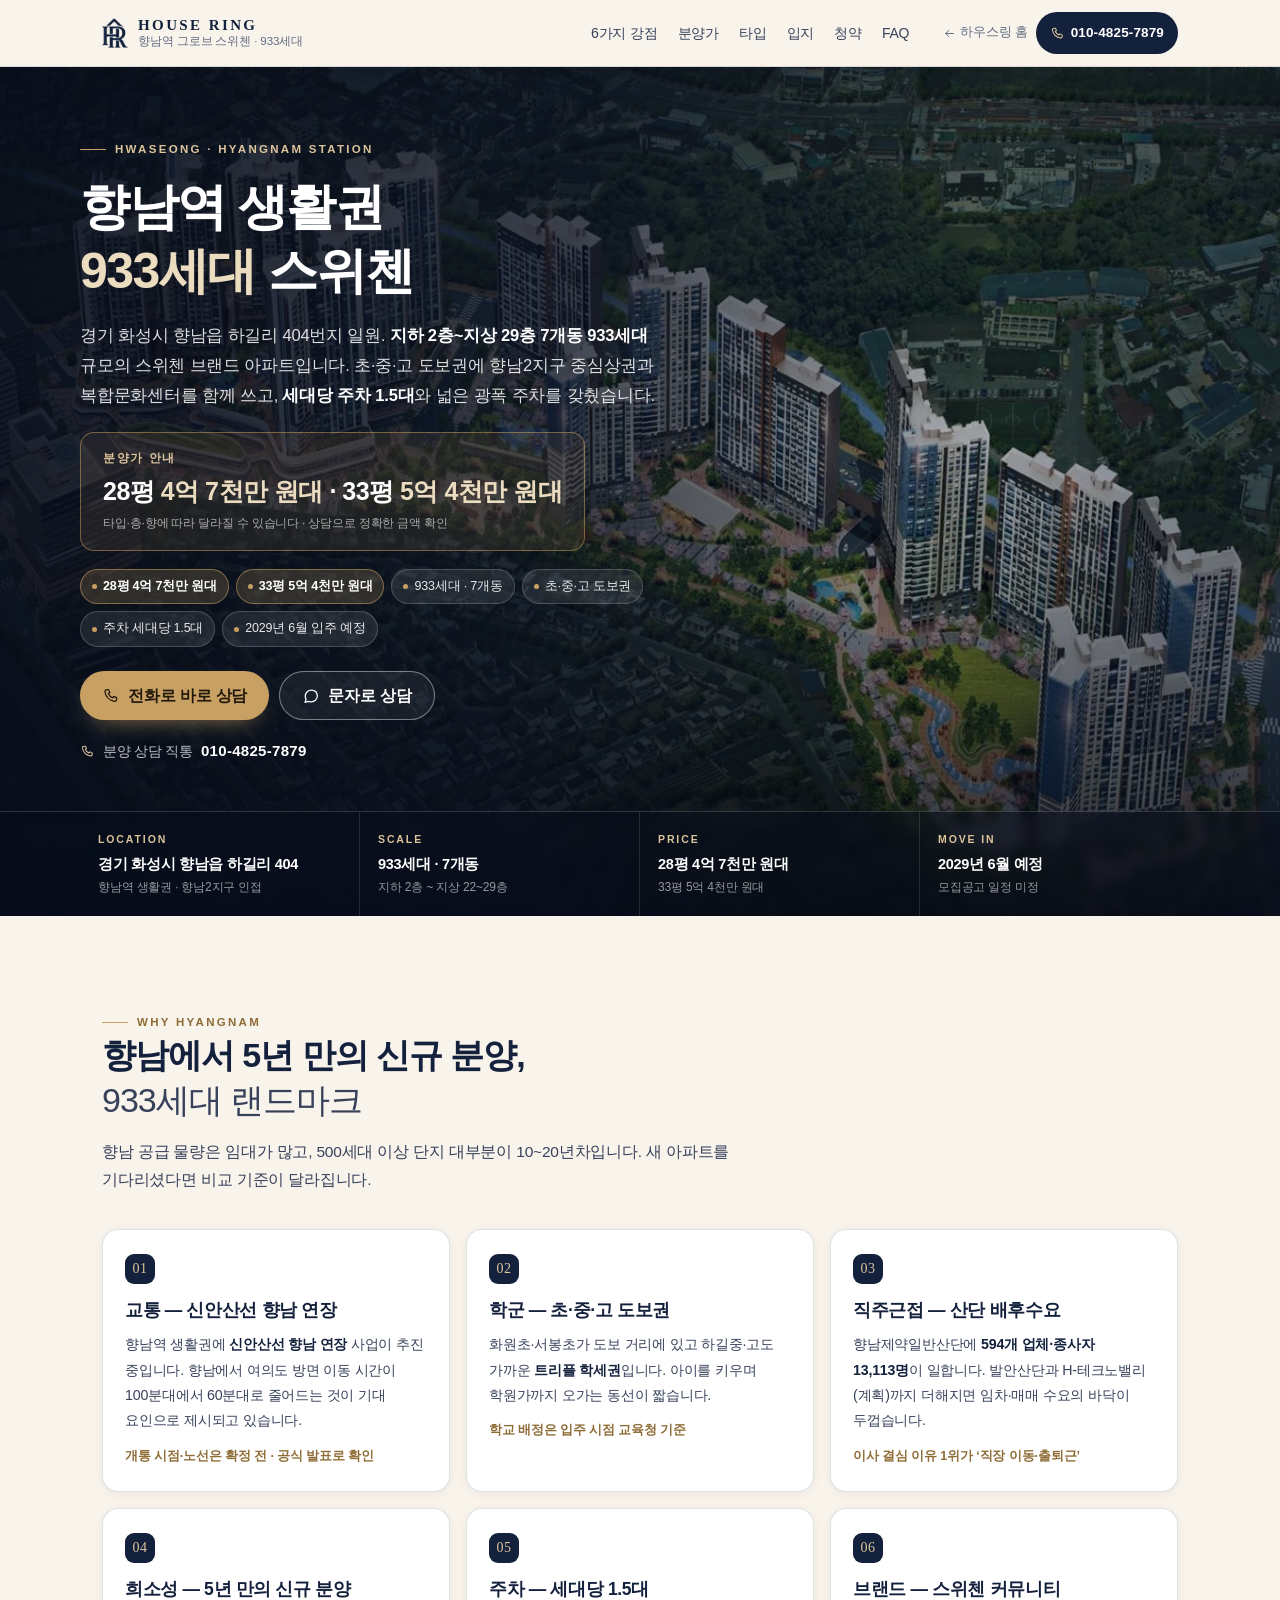
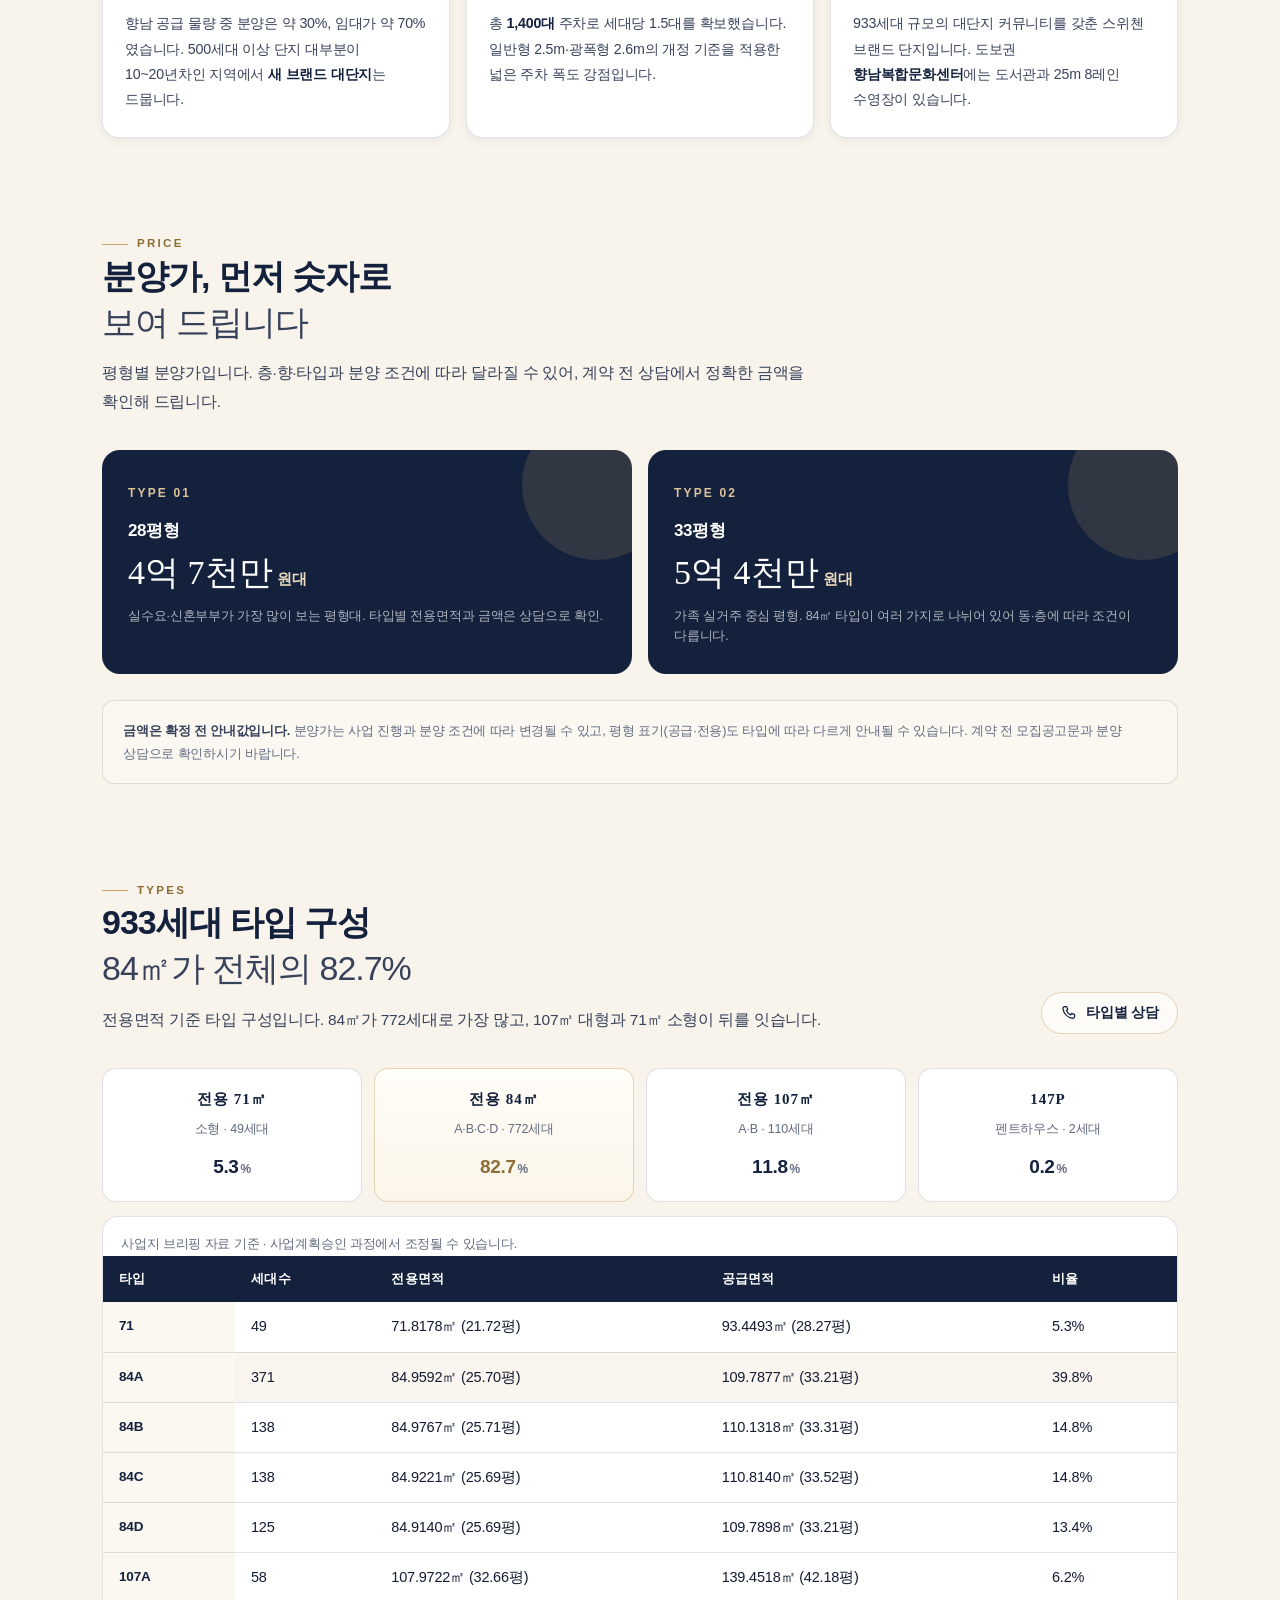
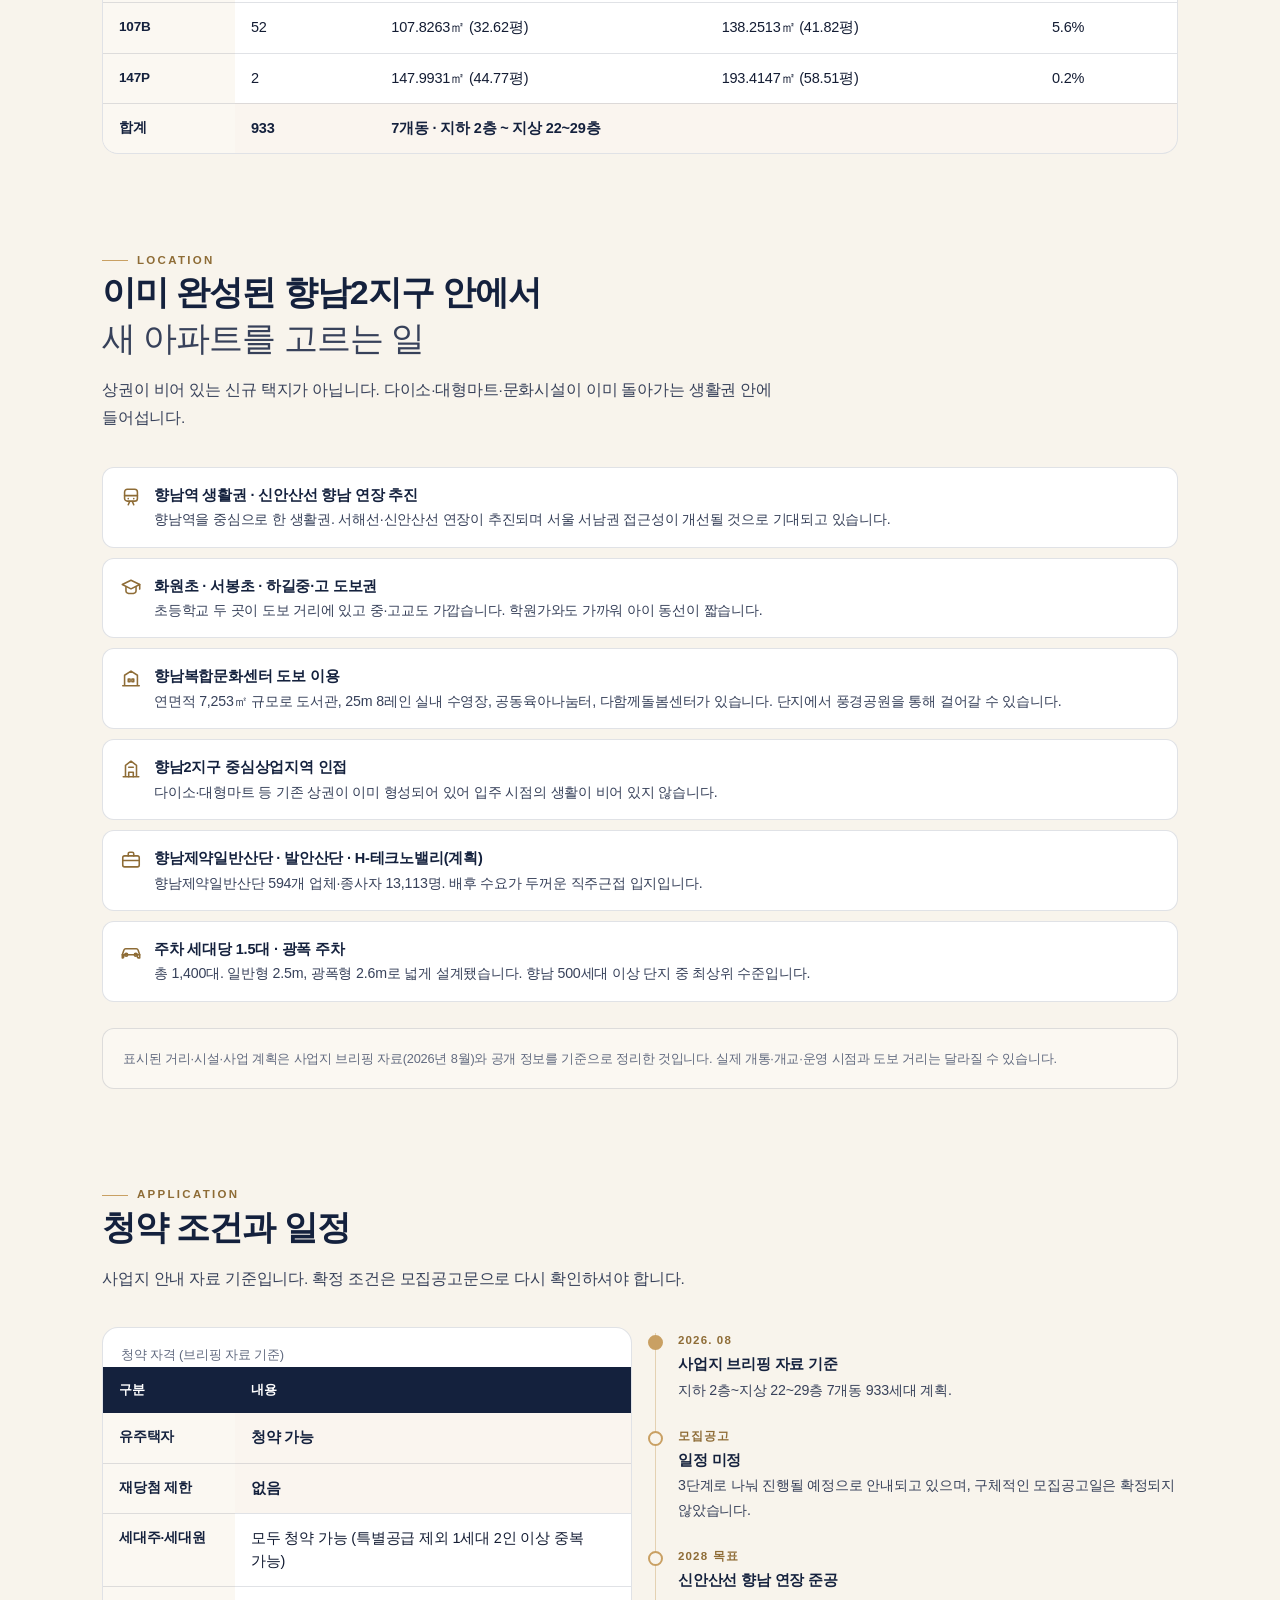
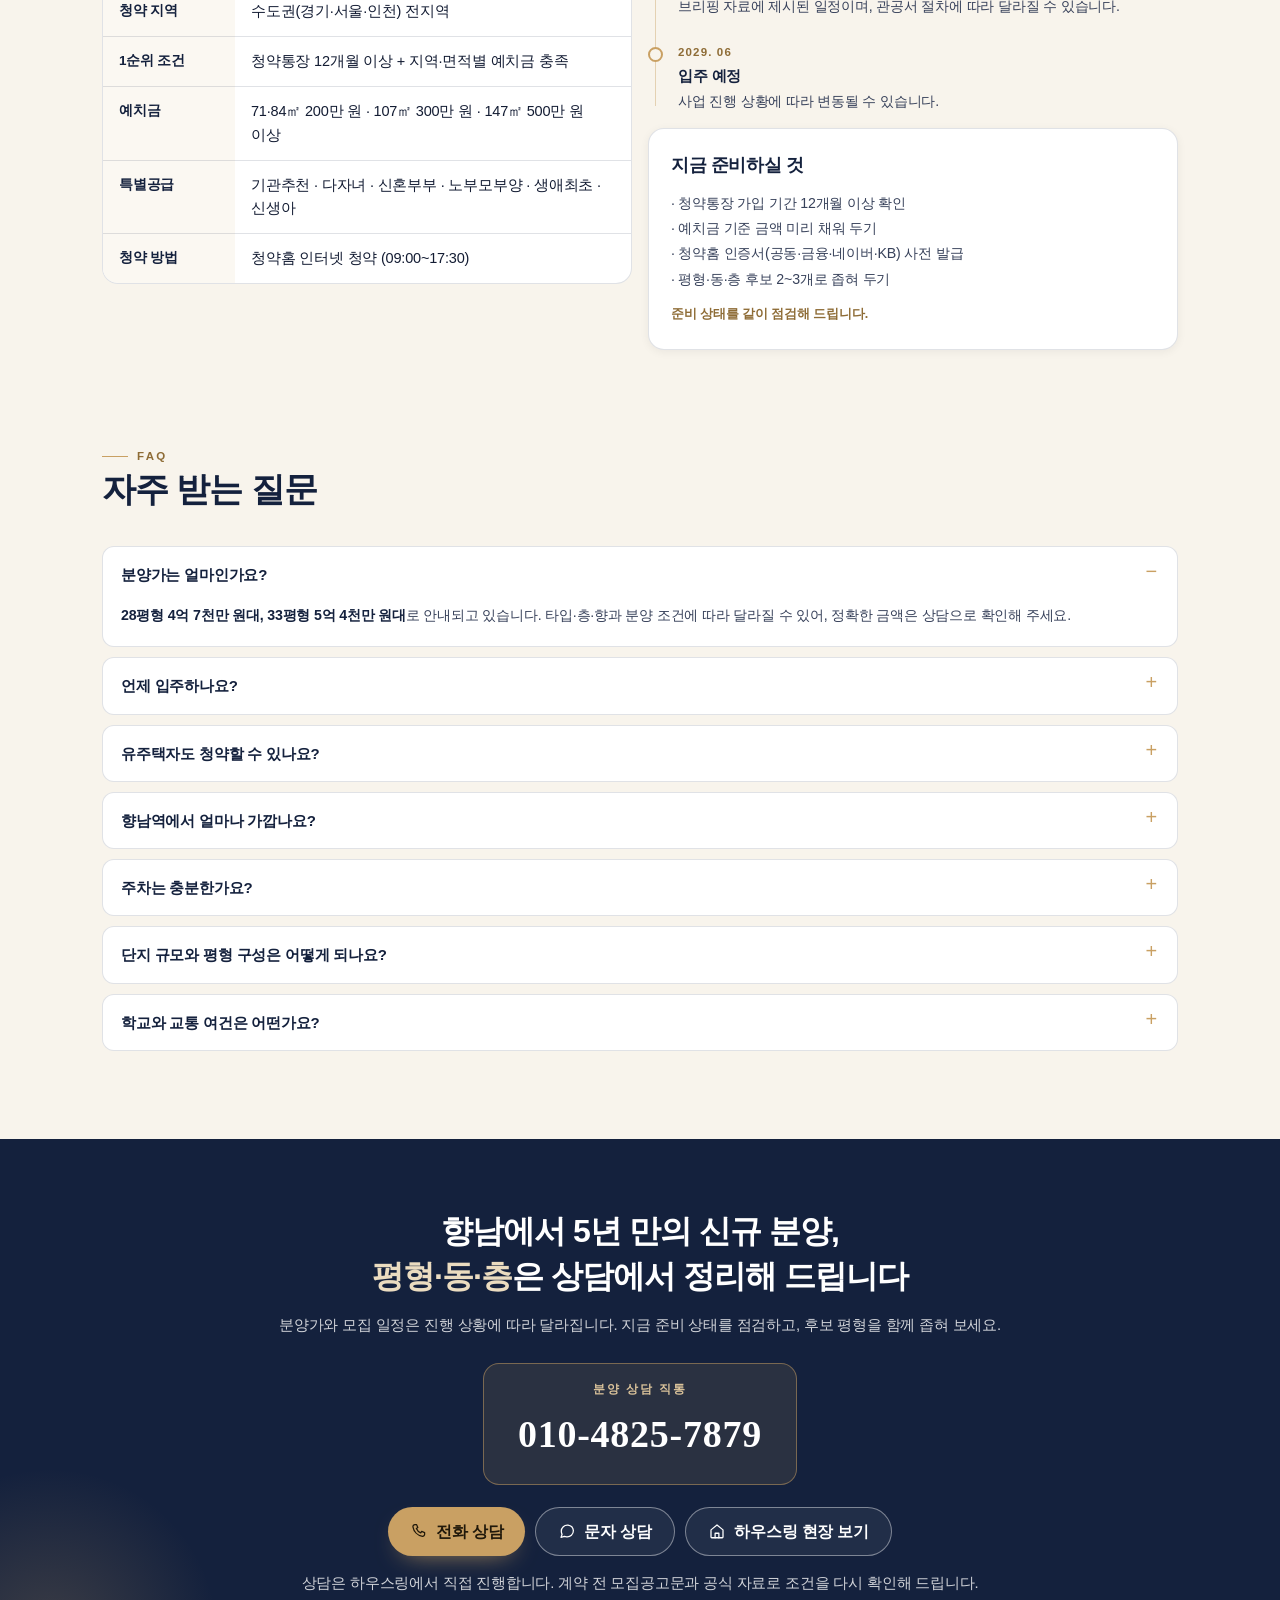
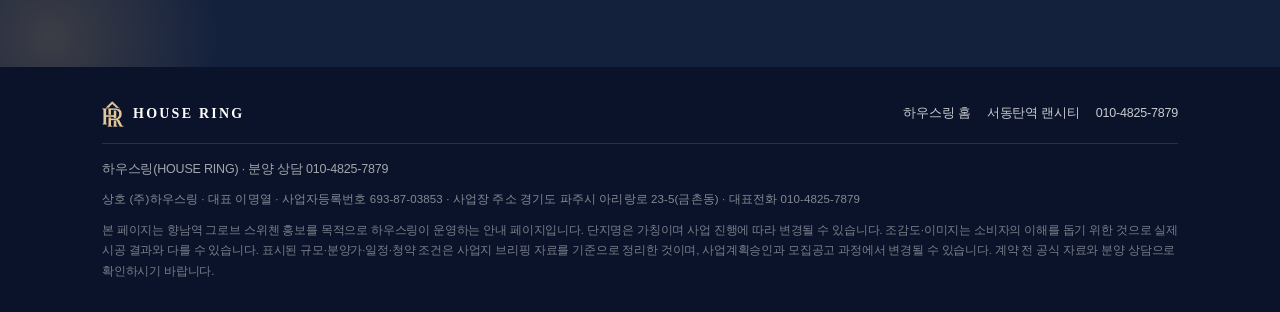
<file: hyangnam/index.html>
<!DOCTYPE html>
<html lang="ko">
<head>
<meta charset="utf-8">
<!-- Google Analytics 4 (gtag.js) -->
<script async src="https://www.googletagmanager.com/gtag/js?id=G-CTBEJHS4K2"></script>
<script>
  window.dataLayer = window.dataLayer || [];
  function gtag(){dataLayer.push(arguments);}
  gtag('js', new Date());
  gtag('config', 'G-CTBEJHS4K2');
</script>
<meta name="viewport" content="width=device-width, initial-scale=1">
<title>향남역 그로브 스위첸 | 화성 향남 933세대 분양 · 28평 4억 7천만 원대</title>
<meta name="description" content="향남역 그로브 스위첸 — 경기 화성시 향남읍 하길리 404번지 일원, 향남역 생활권. 지하 2층~지상 29층 7개동 933세대 스위첸 브랜드 아파트. 분양가 28평 4억 7천만 원대 · 33평 5억 4천만 원대. 신안산선 향남 연장 추진, 초·중·고 도보권, 세대당 주차 1.5대. 분양 상담 010-4825-7879.">
<meta name="keywords" content="향남역 그로브 스위첸, 그로브 스위첸, 향남 스위첸, 화성 향남 아파트 분양, 향남역 아파트, 향남읍 하길리, 향남2지구, 스위첸 분양가, 향남 분양, 933세대 아파트, 신안산선 향남, 하우스링">
<meta name="robots" content="index,follow,max-image-preview:large">
<link rel="canonical" href="https://housering.co.kr/hyangnam/">
<meta name="theme-color" content="#14213D">
<meta property="og:type" content="website">
<meta property="og:site_name" content="하우스링 HOUSE RING">
<meta property="og:locale" content="ko_KR">
<meta property="og:url" content="https://housering.co.kr/hyangnam/">
<meta property="og:title" content="향남역 그로브 스위첸 | 933세대 · 28평 4억 7천만 원대">
<meta property="og:description" content="향남역 생활권 933세대 스위첸 브랜드 아파트. 28평 4억 7천만 원대 · 33평 5억 4천만 원대. 신안산선 향남 연장 추진 · 초중고 도보권 · 세대당 주차 1.5대. 상담 010-4825-7879.">
<meta property="og:image" content="https://housering.co.kr/assets/og-hyangnam.jpg">
<meta property="og:image:width" content="1200">
<meta property="og:image:height" content="630">
<meta property="og:image:alt" content="향남역 그로브 스위첸 단지 조감도">
<meta name="twitter:card" content="summary_large_image">
<meta name="twitter:title" content="향남역 그로브 스위첸 | 933세대 28평 4억 7천만 원대">
<meta name="twitter:description" content="향남역 생활권 스위첸 933세대 · 신안산선 향남 연장 추진 · 초중고 도보권 · 주차 세대당 1.5대">
<meta name="twitter:image" content="https://housering.co.kr/assets/og-hyangnam.jpg">
<link rel="icon" href="../assets/logo-mark-navy.png">
<link rel="stylesheet" href="../assets/lp.css?v=20261123a">
<script type="application/ld+json">
{
  "@context": "https://schema.org",
  "@type": "ApartmentComplex",
  "name": "향남역 그로브 스위첸",
  "description": "경기 화성시 향남읍 하길리 404번지 일원, 향남역 생활권. 지하 2층~지상 29층 7개동 933세대 스위첸 브랜드 아파트. 하우스링 분양 상담.",
  "url": "https://housering.co.kr/hyangnam/",
  "telephone": "+82-10-4825-7879",
  "numberOfAccommodationUnits": "933",
  "address": {
    "@type": "PostalAddress",
    "streetAddress": "향남읍 하길리 404",
    "addressLocality": "화성시",
    "addressRegion": "경기도",
    "addressCountry": "KR"
  },
  "provider": { "@type": "Organization", "name": "하우스링 HOUSE RING", "url": "https://housering.co.kr/" }
}
</script>
<script type="application/ld+json">
{
  "@context": "https://schema.org",
  "@type": "FAQPage",
  "mainEntity": [
    {
      "@type": "Question",
      "name": "향남역 그로브 스위첸 분양가는 얼마인가요?",
      "acceptedAnswer": {
        "@type": "Answer",
        "text": "28평형 4억 7천만 원대, 33평형 5억 4천만 원대로 안내되고 있습니다. 평형과 금액은 타입·층·향과 분양 조건에 따라 달라질 수 있어, 정확한 금액은 상담으로 확인해 주세요."
      }
    },
    {
      "@type": "Question",
      "name": "언제 입주하나요?",
      "acceptedAnswer": {
        "@type": "Answer",
        "text": "2029년 6월 입주 예정입니다. 모집공고 일정은 아직 확정되지 않았으며, 사업 진행과 관공서 절차에 따라 달라질 수 있습니다."
      }
    },
    {
      "@type": "Question",
      "name": "유주택자도 청약할 수 있나요?",
      "acceptedAnswer": {
        "@type": "Answer",
        "text": "사업지 안내 자료 기준으로 유주택자 청약이 가능하고 재당첨 제한이 없는 것으로 안내되고 있습니다. 세대주·세대원 모두 청약할 수 있고, 수도권(경기·서울·인천) 전지역에서 신청할 수 있습니다. 확정 조건은 모집공고문으로 확인하셔야 합니다."
      }
    },
    {
      "@type": "Question",
      "name": "향남역에서 얼마나 가깝나요?",
      "acceptedAnswer": {
        "@type": "Answer",
        "text": "사업지인 화성시 향남읍 하길리 404번지 일원은 향남역 생활권으로 안내되고 있습니다. 신안산선 향남 연장 사업이 추진 중이며, 향남에서 여의도 방면 이동 시간이 줄어드는 것이 기대 요인으로 제시되고 있습니다. 개통 시점과 노선은 확정 전이므로 공식 발표로 확인하시기 바랍니다."
      }
    },
    {
      "@type": "Question",
      "name": "단지 규모와 평형 구성은 어떻게 되나요?",
      "acceptedAnswer": {
        "@type": "Answer",
        "text": "지하 2층~지상 22~29층, 7개동 933세대 규모입니다. 28평형(전용 71㎡)과 33평형(전용 84㎡)이 중심이고, 84㎡ 타입이 가장 많은 비중을 차지합니다. 세대당 주차는 1.5대입니다."
      }
    },
    {
      "@type": "Question",
      "name": "학교와 교통 여건은 어떤가요?",
      "acceptedAnswer": {
        "@type": "Answer",
        "text": "화원초등학교와 서봉초등학교가 도보 거리에 있고 하길중·하길고도 가까운 학군입니다. 서해선 향남역을 이용할 수 있으며 신안산선 향남 연장 사업이 추진 중입니다. 연장 노선과 개통 시점은 아직 확정 전이므로 공식 발표로 확인하시기 바랍니다."
      }
    },
    {
      "@type": "Question",
      "name": "주차는 충분한가요?",
      "acceptedAnswer": {
        "@type": "Answer",
        "text": "총 1,400대, 세대당 1.5대로 계획되어 있습니다. 일반형 2.5m, 광폭형 2.6m의 개정된 주차 폭 기준을 적용해 넓게 설계됐습니다."
      }
    }
  ]
}
</script>
</head>
<body>

<svg width="0" height="0" style="position:absolute" aria-hidden="true" focusable="false"><defs>
<symbol id="i-phone" viewBox="0 0 24 24" fill="none" stroke="currentColor" stroke-width="1.7" stroke-linecap="round" stroke-linejoin="round"><path d="M6.6 3.5h2.2l1.6 3.9-1.9 1.3a10.8 10.8 0 0 0 5.8 5.8l1.3-1.9 3.9 1.6v2.2a2.7 2.7 0 0 1-2.9 2.7A15.6 15.6 0 0 1 3.9 6.4a2.7 2.7 0 0 1 2.7-2.9z"/></symbol>
<symbol id="i-sms" viewBox="0 0 24 24" fill="none" stroke="currentColor" stroke-width="1.7" stroke-linecap="round" stroke-linejoin="round"><path d="M20.5 11.5a8.2 8.2 0 0 1-8.9 8.3 9.6 9.6 0 0 1-3.2-.6L4 20.5l1.4-4.2a8 8 0 0 1-1-3.9 8.2 8.2 0 0 1 8.9-8.3 8.2 8.2 0 0 1 7.2 7.4z"/></symbol>
<symbol id="i-arrow" viewBox="0 0 24 24" fill="none" stroke="currentColor" stroke-width="1.8" stroke-linecap="round" stroke-linejoin="round"><path d="M5 12h14M13 6l6 6-6 6"/></symbol>
<symbol id="i-train" viewBox="0 0 24 24" fill="none" stroke="currentColor" stroke-width="1.7" stroke-linecap="round" stroke-linejoin="round"><rect x="5" y="3.5" width="14" height="13" rx="3"/><path d="M5 10.5h14M9 20.5l1.5-3.5M15 20.5L13.5 17"/><circle cx="9" cy="13.8" r=".9" fill="currentColor" stroke="none"/><circle cx="15" cy="13.8" r=".9" fill="currentColor" stroke="none"/></symbol>
<symbol id="i-school" viewBox="0 0 24 24" fill="none" stroke="currentColor" stroke-width="1.7" stroke-linecap="round" stroke-linejoin="round"><path d="M12 3.5L2.5 8.2 12 12.9l9.5-4.7z"/><path d="M6.5 10.6v4.6c0 1.6 2.5 2.9 5.5 2.9s5.5-1.3 5.5-2.9v-4.6M21.5 8.2v5"/></symbol>
<symbol id="i-work" viewBox="0 0 24 24" fill="none" stroke="currentColor" stroke-width="1.7" stroke-linecap="round" stroke-linejoin="round"><rect x="3" y="7.5" width="18" height="12" rx="2"/><path d="M9 7.5V5.2A1.7 1.7 0 0 1 10.7 3.5h2.6A1.7 1.7 0 0 1 15 5.2v2.3M3 12.5h18"/></symbol>
<symbol id="i-build" viewBox="0 0 24 24" fill="none" stroke="currentColor" stroke-width="1.7" stroke-linecap="round" stroke-linejoin="round"><path d="M3.5 20.5h17M6 20.5V8l6-4.5L18 8v12.5"/><path d="M9.5 20.5v-5h5v5M9.5 10h5"/></symbol>
<symbol id="i-park" viewBox="0 0 24 24" fill="none" stroke="currentColor" stroke-width="1.7" stroke-linecap="round" stroke-linejoin="round"><path d="M12 21v-6"/><path d="M12 15a5.5 5.5 0 0 0 5.5-5.5A5.5 5.5 0 0 0 12 4a5.5 5.5 0 0 0-5.5 5.5A5.5 5.5 0 0 0 12 15z"/></symbol>
<symbol id="i-home" viewBox="0 0 24 24" fill="none" stroke="currentColor" stroke-width="1.7" stroke-linecap="round" stroke-linejoin="round"><path d="M4 10.5L12 4l8 6.5V20a1 1 0 0 1-1 1H5a1 1 0 0 1-1-1z"/><path d="M9.5 21v-6h5v6"/></symbol>
<symbol id="i-pin" viewBox="0 0 24 24" fill="none" stroke="currentColor" stroke-width="1.7" stroke-linecap="round" stroke-linejoin="round"><path d="M12 21s7-5.6 7-11a7 7 0 0 0-14 0c0 5.4 7 11 7 11z"/><circle cx="12" cy="10" r="2.6"/></symbol>
<symbol id="i-car" viewBox="0 0 24 24" fill="none" stroke="currentColor" stroke-width="1.7" stroke-linecap="round" stroke-linejoin="round"><path d="M4 16.5v2a1 1 0 0 1-1 1H2.5v-3.5l1.8-5.2A2 2 0 0 1 6.2 9.5h11.6a2 2 0 0 1 1.9 1.3L21.5 16v3.5H20a1 1 0 0 1-1-1v-2"/><path d="M2.5 16h19"/><circle cx="6.8" cy="16" r="1.6"/><circle cx="17.2" cy="16" r="1.6"/></symbol>
<symbol id="i-culture" viewBox="0 0 24 24" fill="none" stroke="currentColor" stroke-width="1.7" stroke-linecap="round" stroke-linejoin="round"><path d="M3 20.5h18M5 20.5V9l7-4.5L19 9v11.5"/><path d="M9 13h2v3H9zM13 13h2v3h-2z"/></symbol>
<symbol id="i-doc" viewBox="0 0 24 24" fill="none" stroke="currentColor" stroke-width="1.7" stroke-linecap="round" stroke-linejoin="round"><path d="M5.5 3.5h8L19 9v11.5h-13z"/><path d="M13.5 3.5V9H19M8.5 13h7M8.5 16.5h4.5"/></symbol>
</defs></svg>

<header class="lp-header">
  <div class="wrap">
    <a class="brand" href="#top" aria-label="향남역 그로브 스위첸 페이지 맨 위로">
      <img src="../assets/logo-mark-navy.png" alt="하우스링 HOUSE RING" width="26" height="31">
      <span>
        <b>HOUSE RING</b>
        <i>향남역 그로브 스위첸 · 933세대</i>
      </span>
    </a>
    <nav class="lp-nav" aria-label="주요 섹션">
      <a href="#premium">6가지 강점</a>
      <a href="#price">분양가</a>
      <a href="#type">타입</a>
      <a href="#location">입지</a>
      <a href="#apply">청약</a>
      <a href="#faq">FAQ</a>
    </nav>
    <div class="header-actions">
      <a class="header-home" href="../"><svg aria-hidden="true"><use href="#i-arrow"/></svg>하우스링 홈</a>
      <a class="header-phone" href="tel:+821048257879"><svg aria-hidden="true"><use href="#i-phone"/></svg><span>010-4825-7879</span></a>
    </div>
  </div>
</header>

<main id="top">

<section class="hero" aria-label="향남역 그로브 스위첸 핵심 안내">
  <div class="hero-media" aria-hidden="true">
    <img src="../assets/photos/hyangnam.jpg" alt="" width="1600" height="900" fetchpriority="high" decoding="async">
  </div>
  <div class="wrap hero-inner">
    <div class="hero-copy">
      <span class="eyebrow">Hwaseong · Hyangnam Station</span>
      <h1>향남역 생활권<br><em>933세대</em> 스위첸</h1>
      <p class="hero-sub">
        경기 화성시 향남읍 하길리 404번지 일원. <b>지하 2층~지상 29층 7개동 933세대</b> 규모의
        스위첸 브랜드 아파트입니다. 초·중·고 도보권에 향남2지구 중심상권과 복합문화센터를 함께 쓰고,
        <b>세대당 주차 1.5대</b>와 넓은 광폭 주차를 갖췄습니다.
      </p>
      <div class="price-punch">
        <small>분양가 안내</small>
        <b>28평 <em>4억 7천만 원대</em> · 33평 <em>5억 4천만 원대</em></b>
        <span class="pp-note">타입·층·향에 따라 달라질 수 있습니다 · 상담으로 정확한 금액 확인</span>
      </div>
      <div class="hero-badges">
        <span class="hero-badge is-key"><span class="dot"></span>28평 4억 7천만 원대</span>
        <span class="hero-badge is-key"><span class="dot"></span>33평 5억 4천만 원대</span>
        <span class="hero-badge"><span class="dot"></span>933세대 · 7개동</span>
        <span class="hero-badge"><span class="dot"></span>초·중·고 도보권</span>
        <span class="hero-badge"><span class="dot"></span>주차 세대당 1.5대</span>
        <span class="hero-badge"><span class="dot"></span>2029년 6월 입주 예정</span>
      </div>
      <div class="hero-actions">
        <a class="btn btn-gold" href="tel:+821048257879"><svg aria-hidden="true"><use href="#i-phone"/></svg>전화로 바로 상담</a>
        <a class="btn btn-ghost" href="sms:+821048257879?body=%5B%ED%95%98%EC%9A%B0%EC%8A%A4%EB%A7%81%5D%20%ED%96%A5%EB%82%A8%EC%97%AD%20%EA%B7%B8%EB%A1%9C%EB%B8%8C%20%EC%8A%A4%EC%9C%84%EC%B2%B8%20%EB%B6%84%EC%96%91%20%EC%83%81%EB%8B%B4%20%EB%AC%B8%EC%9D%98%EB%93%9C%EB%A6%BD%EB%8B%88%EB%8B%A4.%20(%ED%8F%89%ED%98%95%20%2F%20%EB%B6%84%EC%96%91%EA%B8%88)"><svg aria-hidden="true"><use href="#i-sms"/></svg>문자로 상담</a>
      </div>
      <a class="hero-tel" href="tel:+821048257879"><svg aria-hidden="true"><use href="#i-phone"/></svg>분양 상담 직통 <b>010-4825-7879</b></a>
    </div>
  </div>
  <div class="hero-strip">
    <div class="wrap" style="padding:0">
      <ul>
        <li><span>Location</span><b>경기 화성시 향남읍 하길리 404</b><small>향남역 생활권 · 향남2지구 인접</small></li>
        <li><span>Scale</span><b>933세대 · 7개동</b><small>지하 2층 ~ 지상 22~29층</small></li>
        <li><span>Price</span><b>28평 4억 7천만 원대</b><small>33평 5억 4천만 원대</small></li>
        <li><span>Move in</span><b>2029년 6월 예정</b><small>모집공고 일정 미정</small></li>
      </ul>
    </div>
  </div>
</section>

<section class="section" id="premium">
  <div class="wrap">
    <div class="sec-head">
      <div>
        <span class="eyebrow on-light">Why Hyangnam</span>
        <h2 class="title">향남에서 5년 만의 신규 분양,<br><span class="thin">933세대 랜드마크</span></h2>
        <p class="lead">향남 공급 물량은 임대가 많고, 500세대 이상 단지 대부분이 10~20년차입니다. 새 아파트를 기다리셨다면 비교 기준이 달라집니다.</p>
      </div>
    </div>
    <div class="grid grid-3">
      <article class="card-box">
        <span class="num">01</span>
        <h3>교통 — 신안산선 향남 연장</h3>
        <p>향남역 생활권에 <b>신안산선 향남 연장</b> 사업이 추진 중입니다. 향남에서 여의도 방면 이동 시간이 100분대에서 60분대로 줄어드는 것이 기대 요인으로 제시되고 있습니다.</p>
        <span class="tagline">개통 시점·노선은 확정 전 · 공식 발표로 확인</span>
      </article>
      <article class="card-box">
        <span class="num">02</span>
        <h3>학군 — 초·중·고 도보권</h3>
        <p>화원초·서봉초가 도보 거리에 있고 하길중·고도 가까운 <b>트리플 학세권</b>입니다. 아이를 키우며 학원가까지 오가는 동선이 짧습니다.</p>
        <span class="tagline">학교 배정은 입주 시점 교육청 기준</span>
      </article>
      <article class="card-box">
        <span class="num">03</span>
        <h3>직주근접 — 산단 배후수요</h3>
        <p>향남제약일반산단에 <b>594개 업체·종사자 13,113명</b>이 일합니다. 발안산단과 H-테크노밸리(계획)까지 더해지면 임차·매매 수요의 바닥이 두껍습니다.</p>
        <span class="tagline">이사 결심 이유 1위가 ‘직장 이동·출퇴근’</span>
      </article>
      <article class="card-box">
        <span class="num">04</span>
        <h3>희소성 — 5년 만의 신규 분양</h3>
        <p>향남 공급 물량 중 분양은 약 30%, 임대가 약 70%였습니다. 500세대 이상 단지 대부분이 10~20년차인 지역에서 <b>새 브랜드 대단지</b>는 드뭅니다.</p>
      </article>
      <article class="card-box">
        <span class="num">05</span>
        <h3>주차 — 세대당 1.5대</h3>
        <p>총 <b>1,400대</b> 주차로 세대당 1.5대를 확보했습니다. 일반형 2.5m·광폭형 2.6m의 개정 기준을 적용한 넓은 주차 폭도 강점입니다.</p>
      </article>
      <article class="card-box">
        <span class="num">06</span>
        <h3>브랜드 — 스위첸 커뮤니티</h3>
        <p>933세대 규모의 대단지 커뮤니티를 갖춘 스위첸 브랜드 단지입니다. 도보권 <b>향남복합문화센터</b>에는 도서관과 25m 8레인 수영장이 있습니다.</p>
      </article>
    </div>
  </div>
</section>

<section class="section tight" id="price">
  <div class="wrap">
    <div class="sec-head">
      <div>
        <span class="eyebrow on-light">Price</span>
        <h2 class="title">분양가, 먼저 숫자로<br><span class="thin">보여 드립니다</span></h2>
        <p class="lead">평형별 분양가입니다. 층·향·타입과 분양 조건에 따라 달라질 수 있어, 계약 전 상담에서 정확한 금액을 확인해 드립니다.</p>
      </div>
    </div>
    <div class="price-grid">
      <article class="price-card">
        <span class="p-type">Type 01</span>
        <p class="p-label">28평형</p>
        <p class="p-value">4억 7천만<small>원대</small></p>
        <p class="p-note">실수요·신혼부부가 가장 많이 보는 평형대. 타입별 전용면적과 금액은 상담으로 확인.</p>
      </article>
      <article class="price-card">
        <span class="p-type">Type 02</span>
        <p class="p-label">33평형</p>
        <p class="p-value">5억 4천만<small>원대</small></p>
        <p class="p-note">가족 실거주 중심 평형. 84㎡ 타입이 여러 가지로 나뉘어 있어 동·층에 따라 조건이 다릅니다.</p>
      </article>
    </div>
    <p class="notice"><b>금액은 확정 전 안내값입니다.</b> 분양가는 사업 진행과 분양 조건에 따라 변경될 수 있고, 평형 표기(공급·전용)도 타입에 따라 다르게 안내될 수 있습니다. 계약 전 모집공고문과 분양 상담으로 확인하시기 바랍니다.</p>
  </div>
</section>

<section class="section tight" id="type">
  <div class="wrap">
    <div class="sec-head">
      <div>
        <span class="eyebrow on-light">Types</span>
        <h2 class="title">933세대 타입 구성<br><span class="thin">84㎡가 전체의 82.7%</span></h2>
        <p class="lead">전용면적 기준 타입 구성입니다. 84㎡가 772세대로 가장 많고, 107㎡ 대형과 71㎡ 소형이 뒤를 잇습니다.</p>
      </div>
      <div class="sec-head-actions">
        <a class="btn btn-line" href="tel:+821048257879"><svg aria-hidden="true"><use href="#i-phone"/></svg>타입별 상담</a>
      </div>
    </div>

    <div class="type-grid" style="margin-bottom:14px">
      <div class="type-card">
        <span class="t-name">전용 71㎡</span>
        <span class="t-area">소형 · 49세대</span>
        <span class="t-count">5.3<span>%</span></span>
      </div>
      <div class="type-card is-key">
        <span class="t-name">전용 84㎡</span>
        <span class="t-area">A·B·C·D · 772세대</span>
        <span class="t-count">82.7<span>%</span></span>
      </div>
      <div class="type-card">
        <span class="t-name">전용 107㎡</span>
        <span class="t-area">A·B · 110세대</span>
        <span class="t-count">11.8<span>%</span></span>
      </div>
      <div class="type-card">
        <span class="t-name">147P</span>
        <span class="t-area">펜트하우스 · 2세대</span>
        <span class="t-count">0.2<span>%</span></span>
      </div>
    </div>

    <div class="table-wrap">
      <table class="lp">
        <caption>사업지 브리핑 자료 기준 · 사업계획승인 과정에서 조정될 수 있습니다.</caption>
        <thead>
          <tr><th scope="col">타입</th><th scope="col">세대수</th><th scope="col">전용면적</th><th scope="col">공급면적</th><th scope="col">비율</th></tr>
        </thead>
        <tbody>
          <tr><th scope="row">71</th><td>49</td><td>71.8178㎡ (21.72평)</td><td>93.4493㎡ (28.27평)</td><td>5.3%</td></tr>
          <tr class="is-key"><th scope="row">84A</th><td>371</td><td>84.9592㎡ (25.70평)</td><td>109.7877㎡ (33.21평)</td><td>39.8%</td></tr>
          <tr><th scope="row">84B</th><td>138</td><td>84.9767㎡ (25.71평)</td><td>110.1318㎡ (33.31평)</td><td>14.8%</td></tr>
          <tr><th scope="row">84C</th><td>138</td><td>84.9221㎡ (25.69평)</td><td>110.8140㎡ (33.52평)</td><td>14.8%</td></tr>
          <tr><th scope="row">84D</th><td>125</td><td>84.9140㎡ (25.69평)</td><td>109.7898㎡ (33.21평)</td><td>13.4%</td></tr>
          <tr><th scope="row">107A</th><td>58</td><td>107.9722㎡ (32.66평)</td><td>139.4518㎡ (42.18평)</td><td>6.2%</td></tr>
          <tr><th scope="row">107B</th><td>52</td><td>107.8263㎡ (32.62평)</td><td>138.2513㎡ (41.82평)</td><td>5.6%</td></tr>
          <tr><th scope="row">147P</th><td>2</td><td>147.9931㎡ (44.77평)</td><td>193.4147㎡ (58.51평)</td><td>0.2%</td></tr>
          <tr class="is-key"><th scope="row">합계</th><td><b>933</b></td><td colspan="3"><b>7개동 · 지하 2층 ~ 지상 22~29층</b></td></tr>
        </tbody>
      </table>
    </div>
  </div>
</section>

<section class="section tight" id="location">
  <div class="wrap">
    <div class="sec-head">
      <div>
        <span class="eyebrow on-light">Location</span>
        <h2 class="title">이미 완성된 향남2지구 안에서<br><span class="thin">새 아파트를 고르는 일</span></h2>
        <p class="lead">상권이 비어 있는 신규 택지가 아닙니다. 다이소·대형마트·문화시설이 이미 돌아가는 생활권 안에 들어섭니다.</p>
      </div>
    </div>
    <ul class="loc-list">
      <li><span class="loc-ico"><svg aria-hidden="true"><use href="#i-train"/></svg></span><span><b>향남역 생활권 · 신안산선 향남 연장 추진</b>향남역을 중심으로 한 생활권. 서해선·신안산선 연장이 추진되며 서울 서남권 접근성이 개선될 것으로 기대되고 있습니다.</span></li>
      <li><span class="loc-ico"><svg aria-hidden="true"><use href="#i-school"/></svg></span><span><b>화원초 · 서봉초 · 하길중·고 도보권</b>초등학교 두 곳이 도보 거리에 있고 중·고교도 가깝습니다. 학원가와도 가까워 아이 동선이 짧습니다.</span></li>
      <li><span class="loc-ico"><svg aria-hidden="true"><use href="#i-culture"/></svg></span><span><b>향남복합문화센터 도보 이용</b>연면적 7,253㎡ 규모로 도서관, 25m 8레인 실내 수영장, 공동육아나눔터, 다함께돌봄센터가 있습니다. 단지에서 풍경공원을 통해 걸어갈 수 있습니다.</span></li>
      <li><span class="loc-ico"><svg aria-hidden="true"><use href="#i-build"/></svg></span><span><b>향남2지구 중심상업지역 인접</b>다이소·대형마트 등 기존 상권이 이미 형성되어 있어 입주 시점의 생활이 비어 있지 않습니다.</span></li>
      <li><span class="loc-ico"><svg aria-hidden="true"><use href="#i-work"/></svg></span><span><b>향남제약일반산단 · 발안산단 · H-테크노밸리(계획)</b>향남제약일반산단 594개 업체·종사자 13,113명. 배후 수요가 두꺼운 직주근접 입지입니다.</span></li>
      <li><span class="loc-ico"><svg aria-hidden="true"><use href="#i-car"/></svg></span><span><b>주차 세대당 1.5대 · 광폭 주차</b>총 1,400대. 일반형 2.5m, 광폭형 2.6m로 넓게 설계됐습니다. 향남 500세대 이상 단지 중 최상위 수준입니다.</span></li>
    </ul>
    <p class="notice">표시된 거리·시설·사업 계획은 사업지 브리핑 자료(2026년 8월)와 공개 정보를 기준으로 정리한 것입니다. 실제 개통·개교·운영 시점과 도보 거리는 달라질 수 있습니다.</p>
  </div>
</section>

<section class="section tight" id="apply">
  <div class="wrap">
    <div class="sec-head">
      <div>
        <span class="eyebrow on-light">Application</span>
        <h2 class="title">청약 조건과 일정</h2>
        <p class="lead">사업지 안내 자료 기준입니다. 확정 조건은 모집공고문으로 다시 확인하셔야 합니다.</p>
      </div>
    </div>
    <div class="grid grid-2" style="align-items:start">
      <div class="table-wrap">
        <table class="lp">
          <caption>청약 자격 (브리핑 자료 기준)</caption>
          <thead><tr><th scope="col">구분</th><th scope="col">내용</th></tr></thead>
          <tbody>
            <tr class="is-key"><th scope="row">유주택자</th><td><b>청약 가능</b></td></tr>
            <tr class="is-key"><th scope="row">재당첨 제한</th><td><b>없음</b></td></tr>
            <tr><th scope="row">세대주·세대원</th><td>모두 청약 가능 (특별공급 제외 1세대 2인 이상 중복 가능)</td></tr>
            <tr><th scope="row">청약 지역</th><td>수도권(경기·서울·인천) 전지역</td></tr>
            <tr><th scope="row">1순위 조건</th><td>청약통장 12개월 이상 + 지역·면적별 예치금 충족</td></tr>
            <tr><th scope="row">예치금</th><td>71·84㎡ 200만 원 · 107㎡ 300만 원 · 147㎡ 500만 원 이상</td></tr>
            <tr><th scope="row">특별공급</th><td>기관추천 · 다자녀 · 신혼부부 · 노부모부양 · 생애최초 · 신생아</td></tr>
            <tr><th scope="row">청약 방법</th><td>청약홈 인터넷 청약 (09:00~17:30)</td></tr>
          </tbody>
        </table>
      </div>
      <div>
        <ul class="timeline">
          <li class="is-done"><span class="tl-when">2026. 08</span><b>사업지 브리핑 자료 기준</b>지하 2층~지상 22~29층 7개동 933세대 계획.</li>
          <li><span class="tl-when">모집공고</span><b>일정 미정</b>3단계로 나눠 진행될 예정으로 안내되고 있으며, 구체적인 모집공고일은 확정되지 않았습니다.</li>
          <li><span class="tl-when">2028 목표</span><b>신안산선 향남 연장 준공</b>브리핑 자료에 제시된 일정이며, 관공서 절차에 따라 달라질 수 있습니다.</li>
          <li><span class="tl-when">2029. 06</span><b>입주 예정</b>사업 진행 상황에 따라 변동될 수 있습니다.</li>
        </ul>
        <article class="card-box" style="margin-top:14px">
          <h3 style="margin-top:0">지금 준비하실 것</h3>
          <p style="margin-top:12px">
            · 청약통장 가입 기간 12개월 이상 확인<br>
            · 예치금 기준 금액 미리 채워 두기<br>
            · 청약홈 인증서(공동·금융·네이버·KB) 사전 발급<br>
            · 평형·동·층 후보 2~3개로 좁혀 두기
          </p>
          <span class="tagline">준비 상태를 같이 점검해 드립니다.</span>
        </article>
      </div>
    </div>
  </div>
</section>

<section class="section tight" id="faq">
  <div class="wrap">
    <div class="sec-head">
      <div>
        <span class="eyebrow on-light">FAQ</span>
        <h2 class="title">자주 받는 질문</h2>
      </div>
    </div>
    <div class="faq">
      <details open>
        <summary>분양가는 얼마인가요?</summary>
        <div class="faq-body"><b>28평형 4억 7천만 원대, 33평형 5억 4천만 원대</b>로 안내되고 있습니다. 타입·층·향과 분양 조건에 따라 달라질 수 있어, 정확한 금액은 상담으로 확인해 주세요.</div>
      </details>
      <details>
        <summary>언제 입주하나요?</summary>
        <div class="faq-body"><b>2029년 6월 입주 예정</b>입니다. 모집공고 일정은 아직 확정되지 않았고, 사업 진행과 관공서 절차에 따라 달라질 수 있습니다.</div>
      </details>
      <details>
        <summary>유주택자도 청약할 수 있나요?</summary>
        <div class="faq-body">사업지 안내 자료 기준으로 <b>유주택자 청약이 가능하고 재당첨 제한이 없습니다.</b> 세대주·세대원 모두 청약할 수 있고, 수도권(경기·서울·인천) 전지역에서 신청할 수 있습니다. 확정 조건은 모집공고문으로 확인하셔야 합니다.</div>
      </details>
      <details>
        <summary>향남역에서 얼마나 가깝나요?</summary>
        <div class="faq-body">사업지(화성시 향남읍 하길리 404번지 일원)는 <b>향남역 생활권</b>으로 안내되고 있습니다. 신안산선 향남 연장 사업이 추진 중이며, 향남에서 여의도 방면 이동 시간이 줄어드는 점이 기대 요인으로 제시되고 있습니다. 개통 시점과 노선은 확정 전이므로 공식 발표로 확인하시기 바랍니다.</div>
      </details>
      <details>
        <summary>주차는 충분한가요?</summary>
        <div class="faq-body">총 <b>1,400대 · 세대당 1.5대</b>로 계획되어 있습니다. 일반형 2.5m, 광폭형 2.6m의 개정된 주차 폭 기준을 적용해 넓게 설계됐습니다.</div>
      </details>
      <details>
        <summary>단지 규모와 평형 구성은 어떻게 되나요?</summary>
        <div class="faq-body">지하 2층~지상 22~29층, 7개동 933세대 규모입니다. 28평형(전용 71㎡)과 33평형(전용 84㎡)이 중심이고, 84㎡ 타입이 가장 많은 비중을 차지합니다. 세대당 주차는 1.5대입니다.</div>
      </details>
      <details>
        <summary>학교와 교통 여건은 어떤가요?</summary>
        <div class="faq-body">화원초등학교와 서봉초등학교가 도보 거리에 있고 하길중·하길고도 가까운 학군입니다. 서해선 향남역을 이용할 수 있으며 신안산선 향남 연장 사업이 추진 중입니다. 연장 노선과 개통 시점은 아직 확정 전이므로 공식 발표로 확인하시기 바랍니다.</div>
      </details>
    </div>
  </div>
</section>

<section class="cta" id="contact">
  <div class="wrap">
    <h2>향남에서 5년 만의 신규 분양,<br><em>평형·동·층</em>은 상담에서 정리해 드립니다</h2>
    <p>분양가와 모집 일정은 진행 상황에 따라 달라집니다. 지금 준비 상태를 점검하고, 후보 평형을 함께 좁혀 보세요.</p>
    <a class="cta-phone" href="tel:+821048257879">
      <small>분양 상담 직통</small>
      <b>010-4825-7879</b>
    </a>
    <div class="cta-actions">
      <a class="btn btn-gold" href="tel:+821048257879"><svg aria-hidden="true"><use href="#i-phone"/></svg>전화 상담</a>
      <a class="btn btn-ghost" href="sms:+821048257879?body=%5B%ED%95%98%EC%9A%B0%EC%8A%A4%EB%A7%81%5D%20%ED%96%A5%EB%82%A8%EC%97%AD%20%EA%B7%B8%EB%A1%9C%EB%B8%8C%20%EC%8A%A4%EC%9C%84%EC%B2%B8%20%EB%B6%84%EC%96%91%20%EC%83%81%EB%8B%B4%20%EB%AC%B8%EC%9D%98%EB%93%9C%EB%A6%BD%EB%8B%88%EB%8B%A4.%20(%ED%8F%89%ED%98%95%20%2F%20%EB%B6%84%EC%96%91%EA%B8%88)"><svg aria-hidden="true"><use href="#i-sms"/></svg>문자 상담</a>
      <a class="btn btn-ghost" href="../#properties"><svg aria-hidden="true"><use href="#i-home"/></svg>하우스링 현장 보기</a>
    </div>
    <p class="cta-note">상담은 하우스링에서 직접 진행합니다. 계약 전 모집공고문과 공식 자료로 조건을 다시 확인해 드립니다.</p>
  </div>
</section>

</main>

<footer class="footer">
  <div class="wrap">
    <div class="f-top">
      <span class="f-brand"><img src="../assets/logo-mark-gold.png" alt="" width="22" height="26"><b>HOUSE RING</b></span>
      <nav class="f-links" aria-label="관련 페이지">
        <a href="../">하우스링 홈</a>
        <a href="../lancity/">서동탄역 랜시티</a>
        <a href="tel:+821048257879">010-4825-7879</a>
      </nav>
    </div>
    <address>
      하우스링(HOUSE RING) · 분양 상담 010-4825-7879
    </address>
    <p class="f-biz">상호 (주)하우스링 · 대표 이명열 · 사업자등록번호 693-87-03853 · 사업장 주소 경기도 파주시 아리랑로 23-5(금촌동) · 대표전화 010-4825-7879</p>
    <p class="f-disc">
      본 페이지는 향남역 그로브 스위첸 홍보를 목적으로 하우스링이 운영하는 안내 페이지입니다. 단지명은 가칭이며 사업 진행에 따라 변경될 수 있습니다.
      조감도·이미지는 소비자의 이해를 돕기 위한 것으로 실제 시공 결과와 다를 수 있습니다. 표시된 규모·분양가·일정·청약 조건은 사업지 브리핑 자료를 기준으로 정리한 것이며,
      사업계획승인과 모집공고 과정에서 변경될 수 있습니다. 계약 전 공식 자료와 분양 상담으로 확인하시기 바랍니다.
    </p>
  </div>
</footer>

<div class="callbar" role="group" aria-label="빠른 상담">
  <a class="cb-tel" href="tel:+821048257879"><svg aria-hidden="true"><use href="#i-phone"/></svg>전화 상담</a>
  <a class="cb-sms" href="sms:+821048257879?body=%5B%ED%95%98%EC%9A%B0%EC%8A%A4%EB%A7%81%5D%20%ED%96%A5%EB%82%A8%EC%97%AD%20%EA%B7%B8%EB%A1%9C%EB%B8%8C%20%EC%8A%A4%EC%9C%84%EC%B2%B8%20%EB%B6%84%EC%96%91%20%EC%83%81%EB%8B%B4%20%EB%AC%B8%EC%9D%98%EB%93%9C%EB%A6%BD%EB%8B%88%EB%8B%A4."><svg aria-hidden="true"><use href="#i-sms"/></svg>문자 상담</a>
</div>

</body>
</html>
</file>
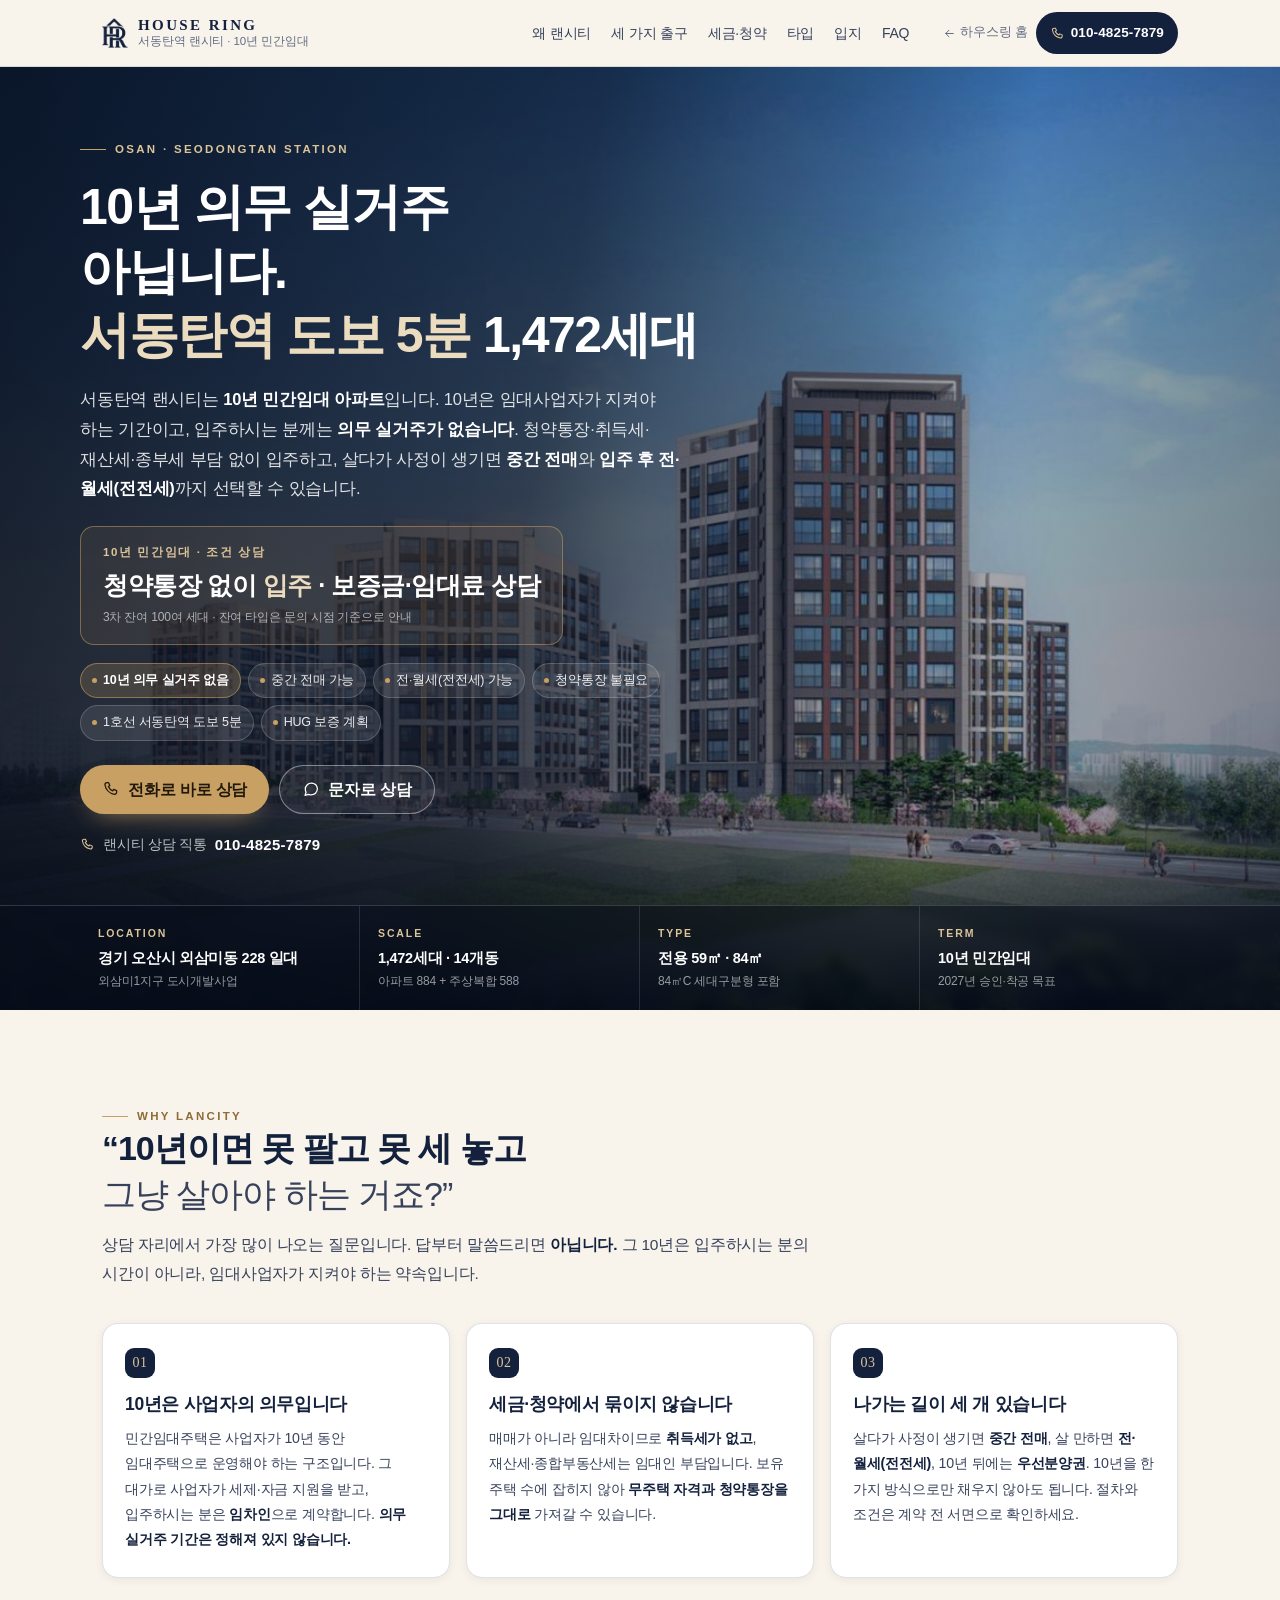
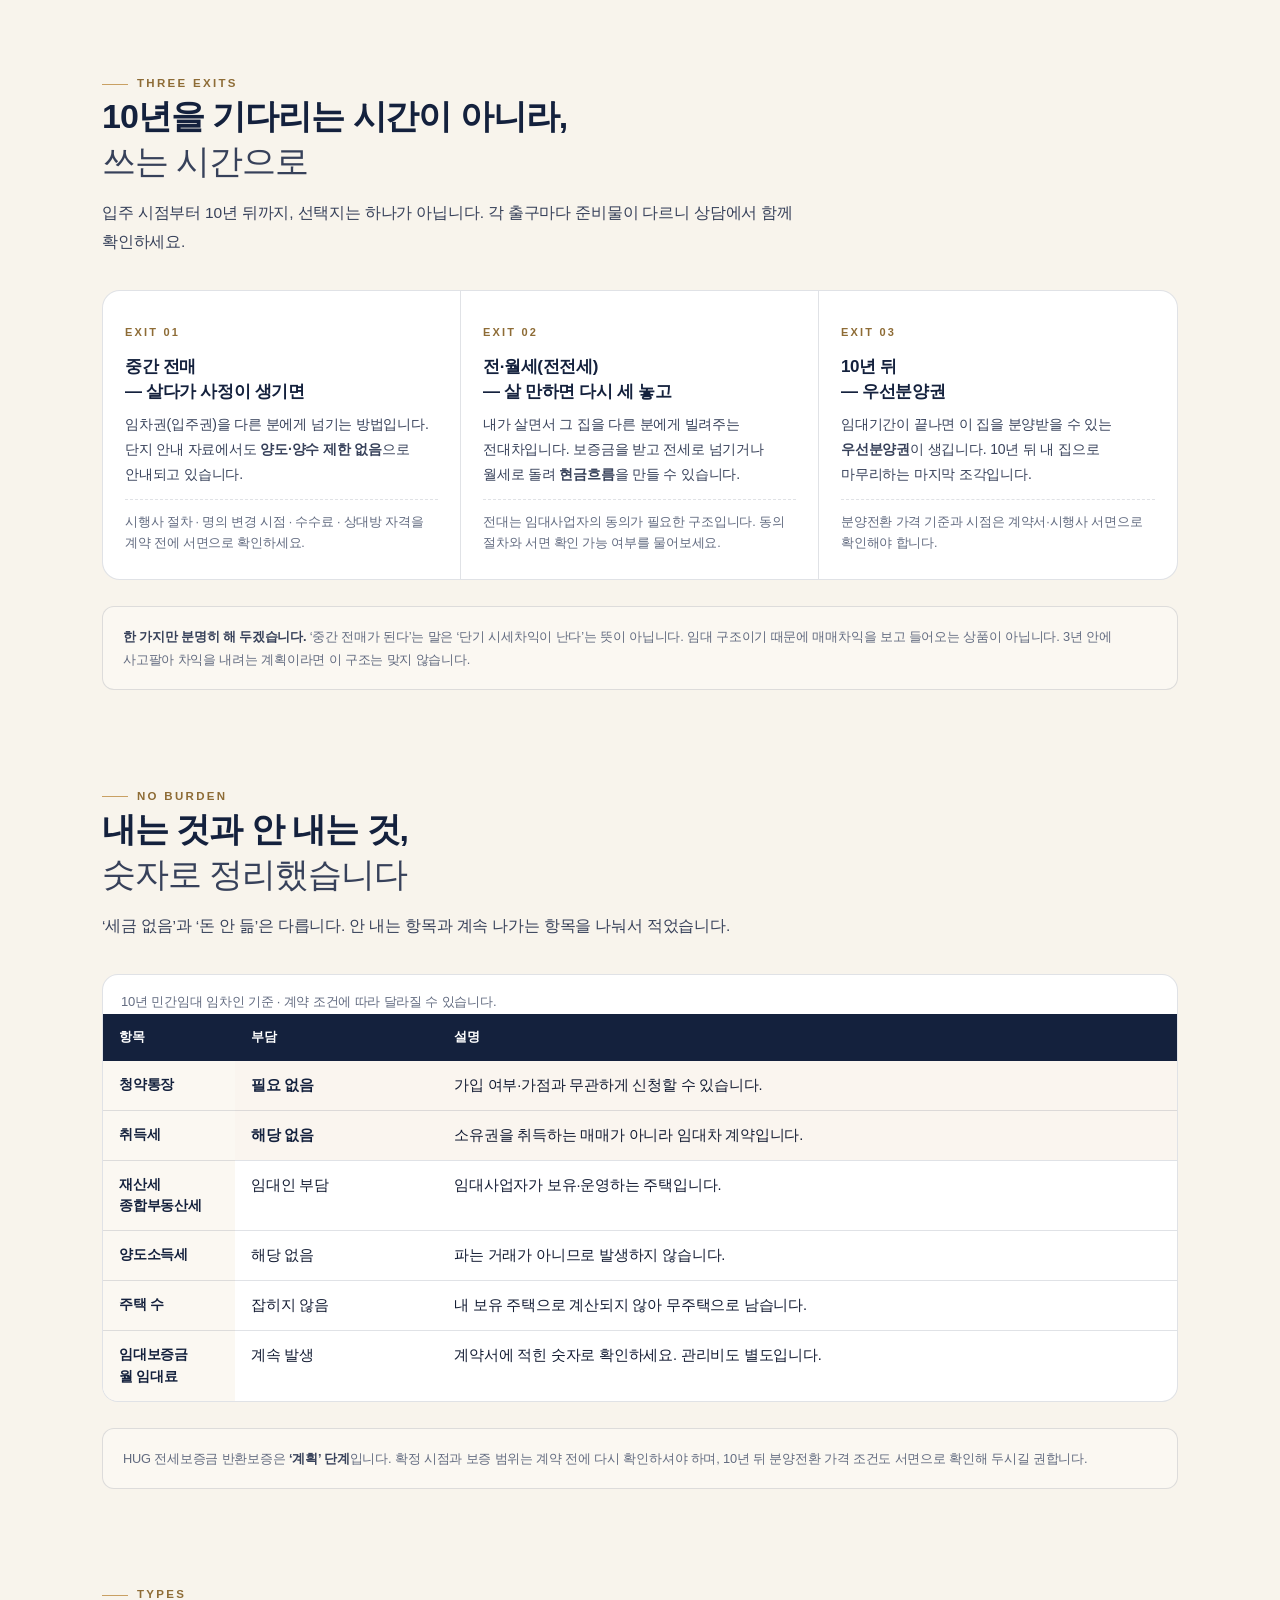
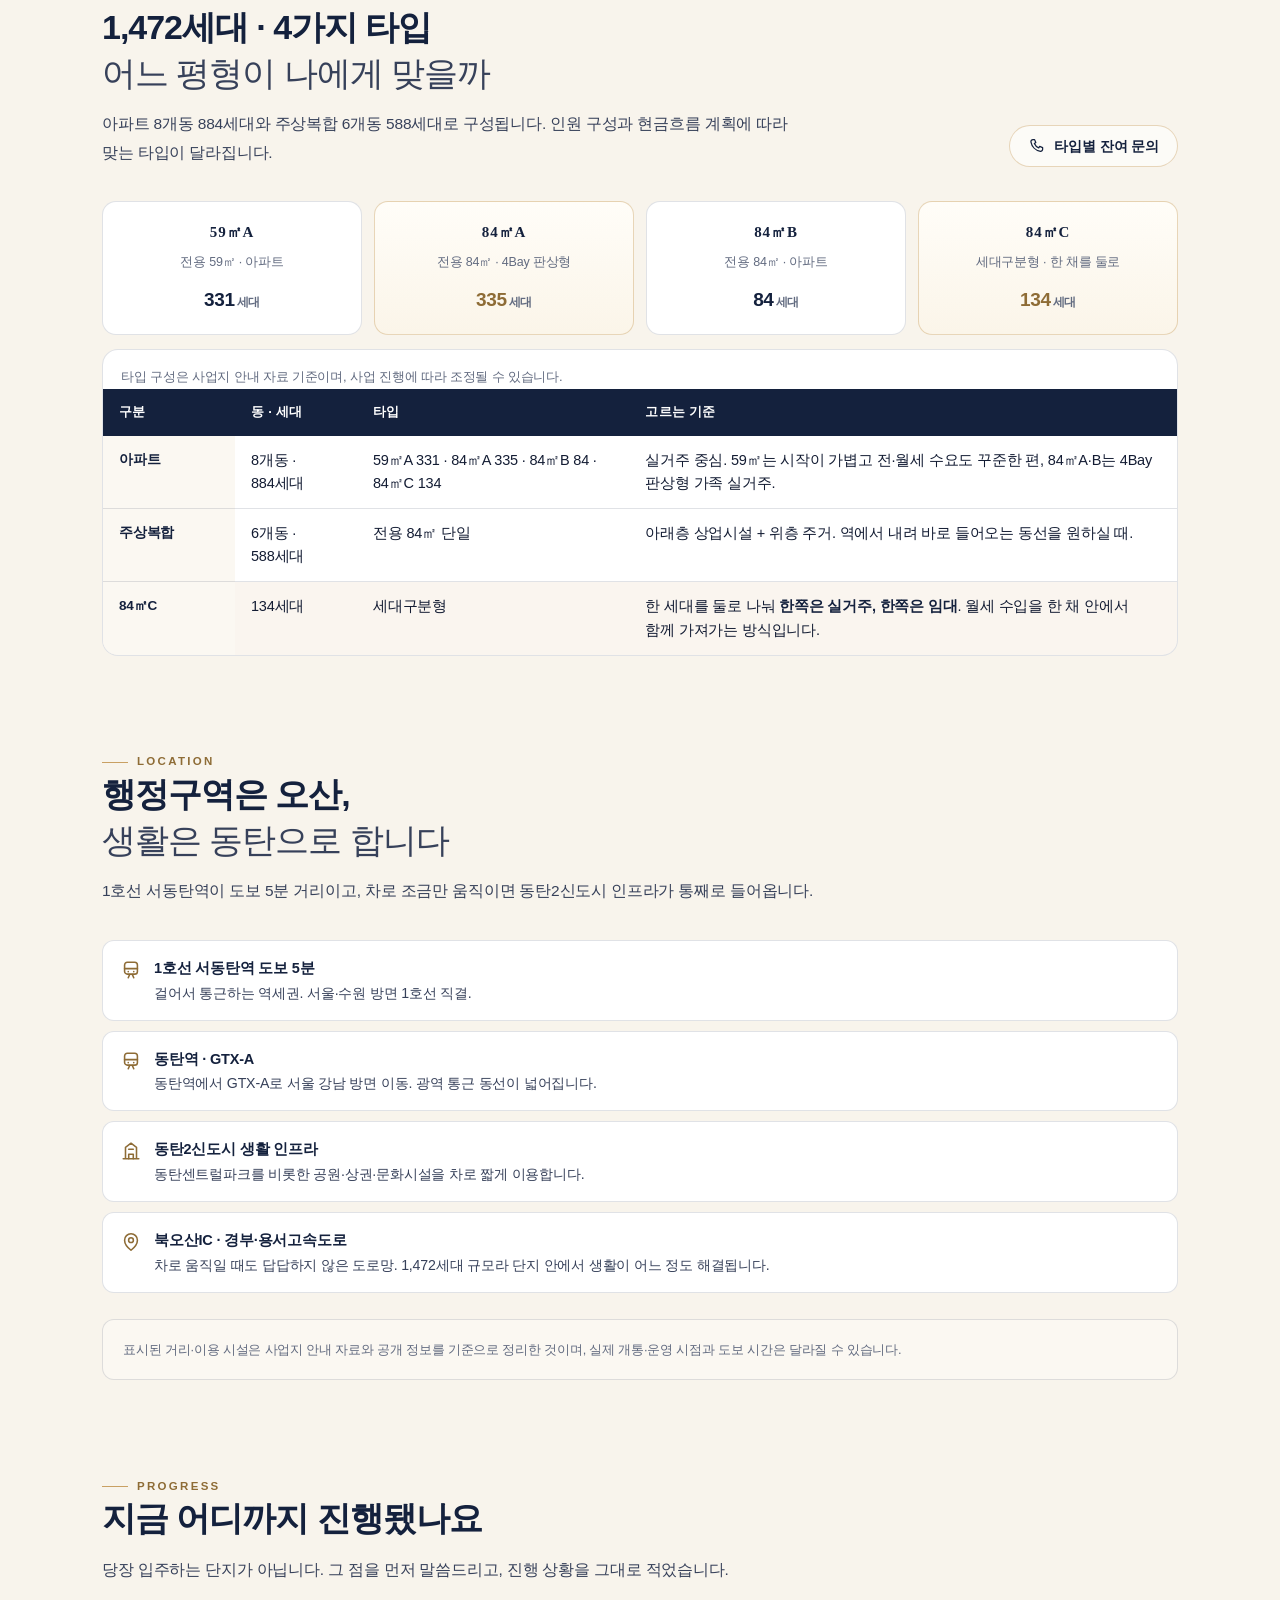
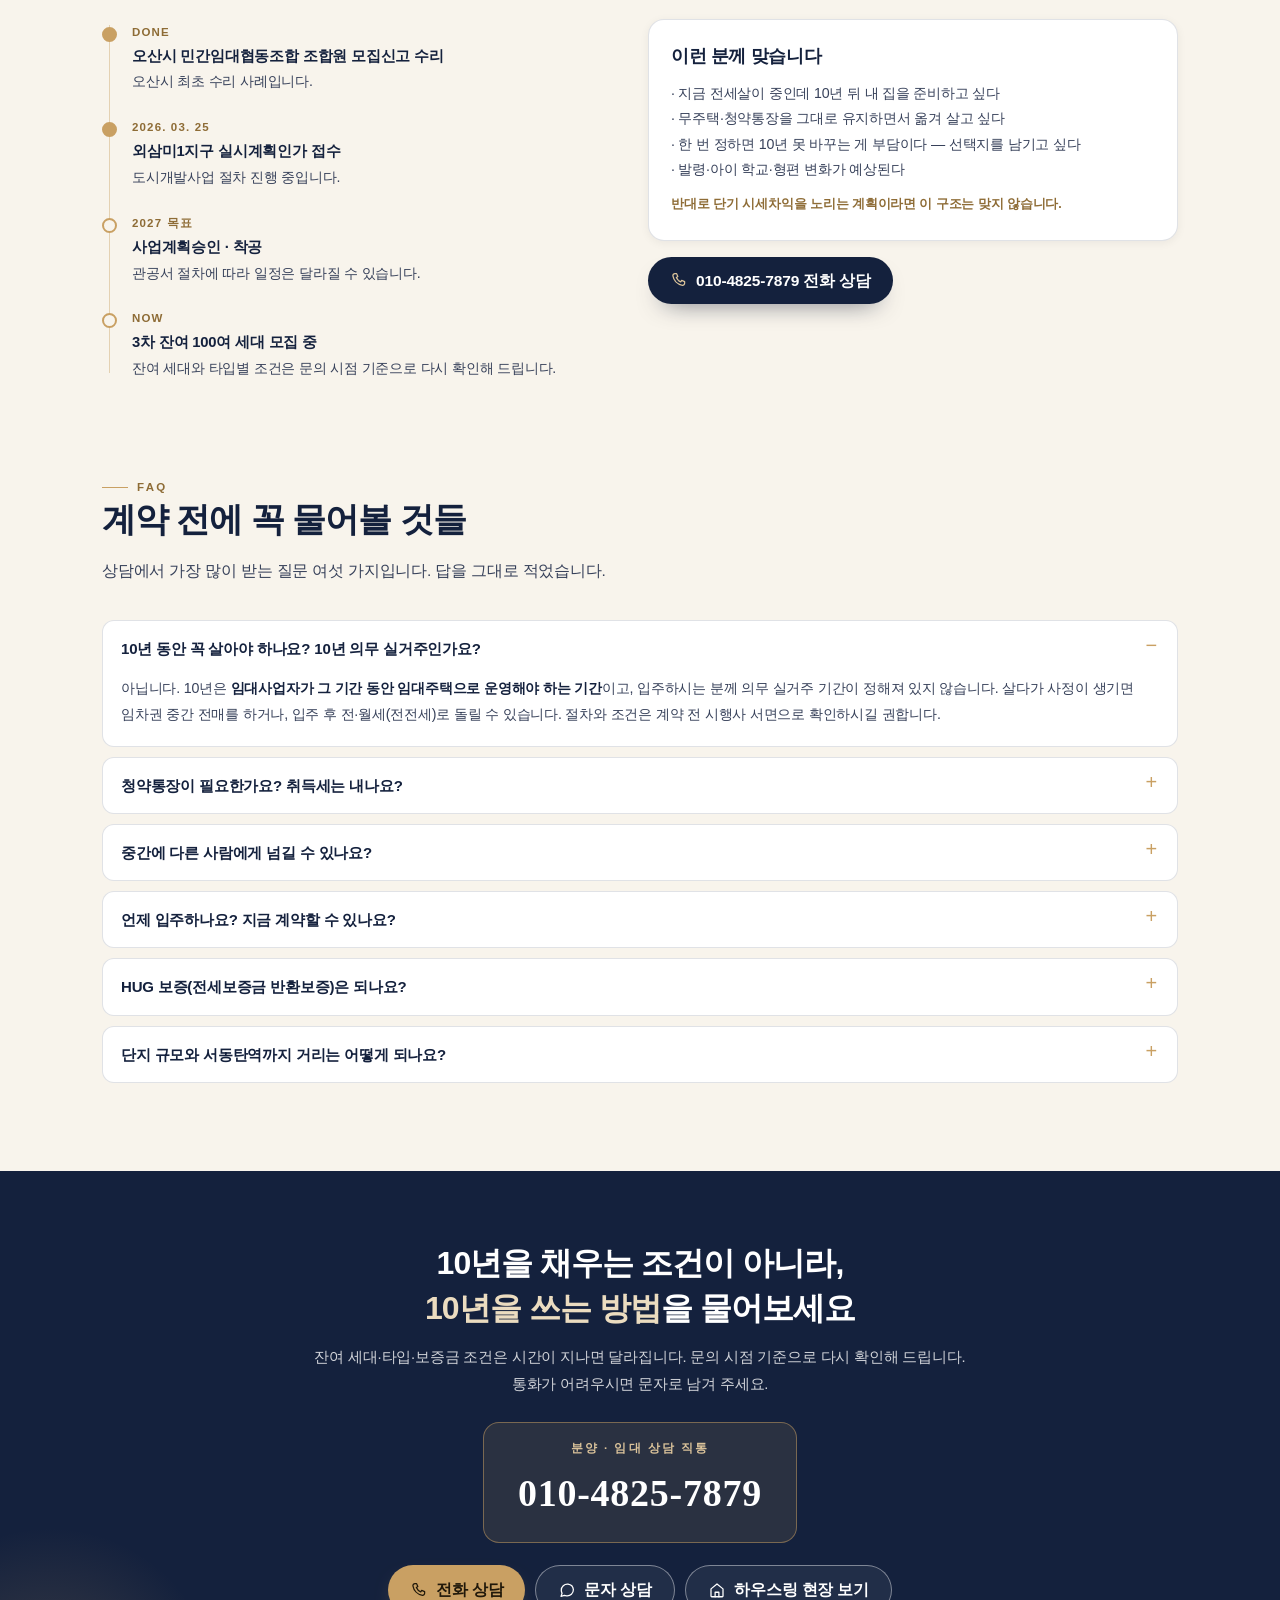
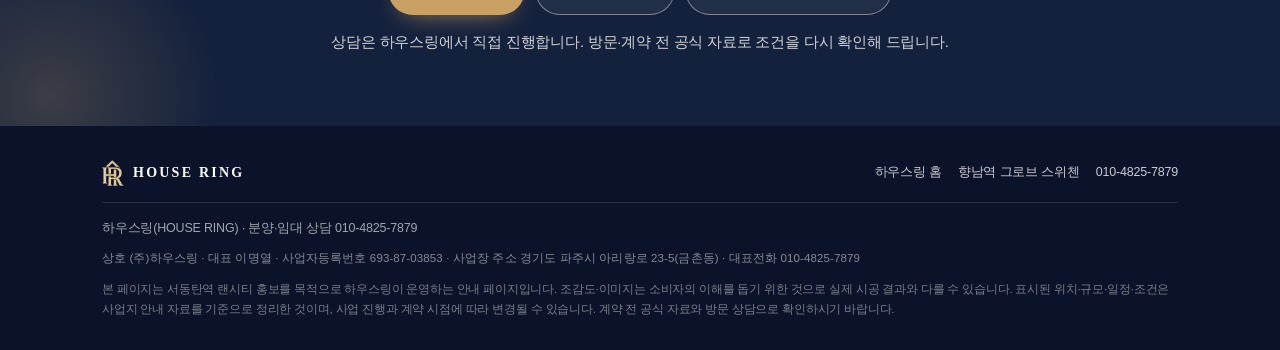
<file: lancity/index.html>
<!DOCTYPE html>
<html lang="ko">
<head>
<meta charset="utf-8">
<!-- Google Analytics 4 (gtag.js) -->
<script async src="https://www.googletagmanager.com/gtag/js?id=G-CTBEJHS4K2"></script>
<script>
  window.dataLayer = window.dataLayer || [];
  function gtag(){dataLayer.push(arguments);}
  gtag('js', new Date());
  gtag('config', 'G-CTBEJHS4K2');
</script>
<meta name="viewport" content="width=device-width, initial-scale=1">
<title>서동탄역 랜시티 | 오산 10년 민간임대 1,472세대 · 청약통장 없이 입주</title>
<meta name="description" content="서동탄역 랜시티 — 경기 오산시 외삼미동 228 일대, 1호선 서동탄역 도보 5분. 10년 민간임대 아파트 1,472세대(14개동). 10년 의무 실거주가 아니어서 중간 전매와 입주 후 전·월세(전전세)가 가능합니다. 청약통장·취득세·재산세·종부세 부담 없이 입주. 잔여 세대·보증금·임대료 조건 상담 010-4825-7879.">
<meta name="keywords" content="서동탄역 랜시티, 랜시티, 오산 민간임대, 오산 아파트 임대, 서동탄역 아파트, 외삼미동 랜시티, 10년 민간임대, 청약통장 없이 입주, 오산 랜시티 분양, 민간임대 아파트, 전세임대, 세대구분형 84C, 하우스링">
<meta name="robots" content="index,follow,max-image-preview:large">
<link rel="canonical" href="https://housering.co.kr/lancity/">
<meta name="theme-color" content="#14213D">
<meta property="og:type" content="website">
<meta property="og:site_name" content="하우스링 HOUSE RING">
<meta property="og:locale" content="ko_KR">
<meta property="og:url" content="https://housering.co.kr/lancity/">
<meta property="og:title" content="서동탄역 랜시티 | 10년 민간임대 1,472세대 · 청약통장 없이 입주">
<meta property="og:description" content="1호선 서동탄역 도보 5분, 1,472세대 10년 민간임대. 10년 의무 실거주가 아니어서 중간 전매·전월세(전전세) 가능. 청약통장·취득세 부담 없이 입주. 잔여 세대 조건 상담 010-4825-7879.">
<meta property="og:image" content="https://housering.co.kr/assets/og-lancity.jpg">
<meta property="og:image:width" content="1200">
<meta property="og:image:height" content="630">
<meta property="og:image:alt" content="서동탄역 랜시티 단지 조감도">
<meta name="twitter:card" content="summary_large_image">
<meta name="twitter:title" content="서동탄역 랜시티 | 10년 민간임대 1,472세대">
<meta name="twitter:description" content="서동탄역 도보 5분 · 10년 의무 실거주 없음 · 중간 전매·전월세 가능 · 청약통장 불필요">
<meta name="twitter:image" content="https://housering.co.kr/assets/og-lancity.jpg">
<link rel="icon" href="../assets/logo-mark-navy.png">
<link rel="stylesheet" href="../assets/lp.css?v=20261123a">
<script type="application/ld+json">
{
  "@context": "https://schema.org",
  "@type": "ApartmentComplex",
  "name": "서동탄역 랜시티",
  "description": "경기 오산시 외삼미동 228 일대, 1호선 서동탄역 도보 5분. 10년 민간임대 아파트 1,472세대(14개동, 아파트 884세대 + 주상복합 588세대). 하우스링 분양·임대 상담.",
  "url": "https://housering.co.kr/lancity/",
  "telephone": "+82-10-4825-7879",
  "numberOfAccommodationUnits": "1472",
  "address": {
    "@type": "PostalAddress",
    "streetAddress": "외삼미동 228",
    "addressLocality": "오산시",
    "addressRegion": "경기도",
    "addressCountry": "KR"
  },
  "geo": { "@type": "GeoCoordinates", "latitude": 37.1839, "longitude": 127.0536 },
  "provider": { "@type": "Organization", "name": "하우스링 HOUSE RING", "url": "https://housering.co.kr/" }
}
</script>
<script type="application/ld+json">
{
  "@context": "https://schema.org",
  "@type": "FAQPage",
  "mainEntity": [
    {
      "@type": "Question",
      "name": "10년 동안 꼭 살아야 하나요? 10년 의무 실거주인가요?",
      "acceptedAnswer": {
        "@type": "Answer",
        "text": "아닙니다. 10년은 임대사업자가 그 기간 동안 임대주택으로 운영해야 하는 기간이고, 입주하시는 분께 의무 실거주 기간이 정해져 있지 않습니다. 살다가 사정이 생기면 임차권(입주권) 중간 전매를 하거나, 입주 후 전·월세(전전세)로 돌릴 수 있습니다. 절차와 조건은 계약 전 시행사 서면으로 확인하시길 권합니다."
      }
    },
    {
      "@type": "Question",
      "name": "청약통장이 필요한가요? 취득세는 내나요?",
      "acceptedAnswer": {
        "@type": "Answer",
        "text": "청약통장은 필요하지 않습니다. 매매가 아니라 임대차 계약이므로 취득세 대상이 아니고, 재산세·종합부동산세는 임대인 부담 구조입니다. 보유 주택 수에도 잡히지 않아 무주택 자격과 청약통장을 그대로 유지할 수 있습니다."
      }
    },
    {
      "@type": "Question",
      "name": "중간에 다른 사람에게 넘길 수 있나요?",
      "acceptedAnswer": {
        "@type": "Answer",
        "text": "임차권(입주권) 양도·양수가 가능한 구조로 안내되고 있습니다. 다만 시행사 절차를 거쳐야 하고, 명의 변경 시점·수수료·상대방 자격 같은 조건이 붙습니다. 계약 전에 '가능 여부'와 '어떤 조건으로 가능한지'를 함께 확인하세요."
      }
    },
    {
      "@type": "Question",
      "name": "언제 입주하나요? 지금 계약할 수 있나요?",
      "acceptedAnswer": {
        "@type": "Answer",
        "text": "외삼미1지구 도시개발사업으로 2027년 사업계획승인과 착공이 목표이며, 당장 입주하는 단지가 아닙니다. 현재 3차 잔여 100여 세대를 모집하고 있고, 일정은 관공서 절차에 따라 달라질 수 있습니다."
      }
    },
    {
      "@type": "Question",
      "name": "HUG 보증(전세보증금 반환보증)은 되나요?",
      "acceptedAnswer": {
        "@type": "Answer",
        "text": "HUG(주택도시보증공사) 임대보증금 보증 가입은 계획 단계로 안내되고 있으며, 아직 확정된 조건이 아닙니다. 보증 가능 여부와 보증금 반환 구조는 계약 전 시행사 서면으로 확인하시길 권합니다."
      }
    },
    {
      "@type": "Question",
      "name": "단지 규모와 서동탄역까지 거리는 어떻게 되나요?",
      "acceptedAnswer": {
        "@type": "Answer",
        "text": "오산시 외삼미동 228 일원에 14개동 1,472세대(아파트 884세대·주상복합 588세대) 규모로 계획된 단지입니다. 1호선 서동탄역까지 도보 약 5분 거리로 안내되고 있습니다."
      }
    }
  ]
}
</script>
</head>
<body>

<svg width="0" height="0" style="position:absolute" aria-hidden="true" focusable="false"><defs>
<symbol id="i-phone" viewBox="0 0 24 24" fill="none" stroke="currentColor" stroke-width="1.7" stroke-linecap="round" stroke-linejoin="round"><path d="M6.6 3.5h2.2l1.6 3.9-1.9 1.3a10.8 10.8 0 0 0 5.8 5.8l1.3-1.9 3.9 1.6v2.2a2.7 2.7 0 0 1-2.9 2.7A15.6 15.6 0 0 1 3.9 6.4a2.7 2.7 0 0 1 2.7-2.9z"/></symbol>
<symbol id="i-sms" viewBox="0 0 24 24" fill="none" stroke="currentColor" stroke-width="1.7" stroke-linecap="round" stroke-linejoin="round"><path d="M20.5 11.5a8.2 8.2 0 0 1-8.9 8.3 9.6 9.6 0 0 1-3.2-.6L4 20.5l1.4-4.2a8 8 0 0 1-1-3.9 8.2 8.2 0 0 1 8.9-8.3 8.2 8.2 0 0 1 7.2 7.4z"/></symbol>
<symbol id="i-arrow" viewBox="0 0 24 24" fill="none" stroke="currentColor" stroke-width="1.8" stroke-linecap="round" stroke-linejoin="round"><path d="M5 12h14M13 6l6 6-6 6"/></symbol>
<symbol id="i-check" viewBox="0 0 24 24" fill="none" stroke="currentColor" stroke-width="2" stroke-linecap="round" stroke-linejoin="round"><path d="M4.5 12.5l4.5 4.5 10-10"/></symbol>
<symbol id="i-train" viewBox="0 0 24 24" fill="none" stroke="currentColor" stroke-width="1.7" stroke-linecap="round" stroke-linejoin="round"><rect x="5" y="3.5" width="14" height="13" rx="3"/><path d="M5 10.5h14M9 20.5l1.5-3.5M15 20.5L13.5 17"/><circle cx="9" cy="13.8" r=".9" fill="currentColor" stroke="none"/><circle cx="15" cy="13.8" r=".9" fill="currentColor" stroke="none"/></symbol>
<symbol id="i-pin" viewBox="0 0 24 24" fill="none" stroke="currentColor" stroke-width="1.7" stroke-linecap="round" stroke-linejoin="round"><path d="M12 21s7-5.6 7-11a7 7 0 0 0-14 0c0 5.4 7 11 7 11z"/><circle cx="12" cy="10" r="2.6"/></symbol>
<symbol id="i-build" viewBox="0 0 24 24" fill="none" stroke="currentColor" stroke-width="1.7" stroke-linecap="round" stroke-linejoin="round"><path d="M3.5 20.5h17M6 20.5V8l6-4.5L18 8v12.5"/><path d="M9.5 20.5v-5h5v5M9.5 10h5"/></symbol>
<symbol id="i-home" viewBox="0 0 24 24" fill="none" stroke="currentColor" stroke-width="1.7" stroke-linecap="round" stroke-linejoin="round"><path d="M4 10.5L12 4l8 6.5V20a1 1 0 0 1-1 1H5a1 1 0 0 1-1-1z"/><path d="M9.5 21v-6h5v6"/></symbol>
<symbol id="i-won" viewBox="0 0 24 24" fill="none" stroke="currentColor" stroke-width="1.7" stroke-linecap="round" stroke-linejoin="round"><path d="M3 5l3.2 13L12 7l5.8 11L21 5"/><path d="M7 14h10"/></symbol>
<symbol id="i-key" viewBox="0 0 24 24" fill="none" stroke="currentColor" stroke-width="1.7" stroke-linecap="round" stroke-linejoin="round"><circle cx="8" cy="8" r="4.2"/><path d="M11 11l9 9M17 17l-2 2M19.5 19.5l-2 2"/></symbol>
<symbol id="i-doc" viewBox="0 0 24 24" fill="none" stroke="currentColor" stroke-width="1.7" stroke-linecap="round" stroke-linejoin="round"><path d="M5.5 3.5h8L19 9v11.5h-13z"/><path d="M13.5 3.5V9H19M8.5 13h7M8.5 16.5h4.5"/></symbol>
<symbol id="i-swap" viewBox="0 0 24 24" fill="none" stroke="currentColor" stroke-width="1.7" stroke-linecap="round" stroke-linejoin="round"><path d="M4 8h13l-3.5-3.5M20 16H7l3.5 3.5"/></symbol>
</defs></svg>

<header class="lp-header">
  <div class="wrap">
    <a class="brand" href="#top" aria-label="서동탄역 랜시티 페이지 맨 위로">
      <img src="../assets/logo-mark-navy.png" alt="하우스링 HOUSE RING" width="26" height="31">
      <span>
        <b>HOUSE RING</b>
        <i>서동탄역 랜시티 · 10년 민간임대</i>
      </span>
    </a>
    <nav class="lp-nav" aria-label="주요 섹션">
      <a href="#why">왜 랜시티</a>
      <a href="#exit">세 가지 출구</a>
      <a href="#tax">세금·청약</a>
      <a href="#type">타입</a>
      <a href="#location">입지</a>
      <a href="#faq">FAQ</a>
    </nav>
    <div class="header-actions">
      <a class="header-home" href="../"><svg aria-hidden="true"><use href="#i-arrow"/></svg>하우스링 홈</a>
      <a class="header-phone" href="tel:+821048257879"><svg aria-hidden="true"><use href="#i-phone"/></svg><span>010-4825-7879</span></a>
    </div>
  </div>
</header>

<main id="top">

<section class="hero" aria-label="서동탄역 랜시티 핵심 안내">
  <div class="hero-media" aria-hidden="true">
    <img src="../assets/photos/hero-lancity.jpg" alt="" width="1500" height="844" fetchpriority="high" decoding="async">
  </div>
  <div class="wrap hero-inner">
    <div class="hero-copy">
      <span class="eyebrow">Osan · Seodongtan Station</span>
      <h1>10년 의무 실거주<br>아닙니다.<br><em>서동탄역 도보 5분</em> 1,472세대</h1>
      <p class="hero-sub">
        서동탄역 랜시티는 <b>10년 민간임대 아파트</b>입니다. 10년은 임대사업자가 지켜야 하는 기간이고,
        입주하시는 분께는 <b>의무 실거주가 없습니다</b>. 청약통장·취득세·재산세·종부세 부담 없이 입주하고,
        살다가 사정이 생기면 <b>중간 전매</b>와 <b>입주 후 전·월세(전전세)</b>까지 선택할 수 있습니다.
      </p>
      <div class="price-punch">
        <small>10년 민간임대 · 조건 상담</small>
        <b>청약통장 없이 <em>입주</em> · 보증금·임대료 상담</b>
        <span class="pp-note">3차 잔여 100여 세대 · 잔여 타입은 문의 시점 기준으로 안내</span>
      </div>
      <div class="hero-badges">
        <span class="hero-badge is-key"><span class="dot"></span>10년 의무 실거주 없음</span>
        <span class="hero-badge"><span class="dot"></span>중간 전매 가능</span>
        <span class="hero-badge"><span class="dot"></span>전·월세(전전세) 가능</span>
        <span class="hero-badge"><span class="dot"></span>청약통장 불필요</span>
        <span class="hero-badge"><span class="dot"></span>1호선 서동탄역 도보 5분</span>
        <span class="hero-badge"><span class="dot"></span>HUG 보증 계획</span>
      </div>
      <div class="hero-actions">
        <a class="btn btn-gold" href="tel:+821048257879"><svg aria-hidden="true"><use href="#i-phone"/></svg>전화로 바로 상담</a>
        <a class="btn btn-ghost" href="sms:+821048257879?body=%5B%ED%95%98%EC%9A%B0%EC%8A%A4%EB%A7%81%5D%20%EC%84%9C%EB%8F%99%ED%83%84%EC%97%AD%20%EB%9E%9C%EC%8B%9C%ED%8B%B0%20%EC%83%81%EB%8B%B4%20%EB%AC%B8%EC%9D%98%EB%93%9C%EB%A6%BD%EB%8B%88%EB%8B%A4.%20(%ED%83%80%EC%9E%85%20%2F%20%EB%B3%B4%EC%A6%9D%EA%B8%88%20%EC%A1%B0%EA%B1%B4)"><svg aria-hidden="true"><use href="#i-sms"/></svg>문자로 상담</a>
      </div>
      <a class="hero-tel" href="tel:+821048257879"><svg aria-hidden="true"><use href="#i-phone"/></svg>랜시티 상담 직통 <b>010-4825-7879</b></a>
    </div>
  </div>
  <div class="hero-strip">
    <div class="wrap" style="padding:0">
      <ul>
        <li><span>Location</span><b>경기 오산시 외삼미동 228 일대</b><small>외삼미1지구 도시개발사업</small></li>
        <li><span>Scale</span><b>1,472세대 · 14개동</b><small>아파트 884 + 주상복합 588</small></li>
        <li><span>Type</span><b>전용 59㎡ · 84㎡</b><small>84㎡C 세대구분형 포함</small></li>
        <li><span>Term</span><b>10년 민간임대</b><small>2027년 승인·착공 목표</small></li>
      </ul>
    </div>
  </div>
</section>

<section class="section" id="why">
  <div class="wrap">
    <div class="sec-head">
      <div>
        <span class="eyebrow on-light">Why Lancity</span>
        <h2 class="title">“10년이면 못 팔고 못 세 놓고<br><span class="thin">그냥 살아야 하는 거죠?”</span></h2>
        <p class="lead">상담 자리에서 가장 많이 나오는 질문입니다. 답부터 말씀드리면 <b>아닙니다.</b> 그 10년은 입주하시는 분의 시간이 아니라, 임대사업자가 지켜야 하는 약속입니다.</p>
      </div>
    </div>
    <div class="grid grid-3">
      <article class="card-box">
        <span class="num">01</span>
        <h3>10년은 사업자의 의무입니다</h3>
        <p>민간임대주택은 사업자가 10년 동안 임대주택으로 운영해야 하는 구조입니다. 그 대가로 사업자가 세제·자금 지원을 받고, 입주하시는 분은 <b>임차인</b>으로 계약합니다. <b>의무 실거주 기간은 정해져 있지 않습니다.</b></p>
      </article>
      <article class="card-box">
        <span class="num">02</span>
        <h3>세금·청약에서 묶이지 않습니다</h3>
        <p>매매가 아니라 임대차이므로 <b>취득세가 없고</b>, 재산세·종합부동산세는 임대인 부담입니다. 보유 주택 수에 잡히지 않아 <b>무주택 자격과 청약통장을 그대로</b> 가져갈 수 있습니다.</p>
      </article>
      <article class="card-box">
        <span class="num">03</span>
        <h3>나가는 길이 세 개 있습니다</h3>
        <p>살다가 사정이 생기면 <b>중간 전매</b>, 살 만하면 <b>전·월세(전전세)</b>, 10년 뒤에는 <b>우선분양권</b>. 10년을 한 가지 방식으로만 채우지 않아도 됩니다. 절차와 조건은 계약 전 서면으로 확인하세요.</p>
      </article>
    </div>
  </div>
</section>

<section class="section tight" id="exit">
  <div class="wrap">
    <div class="sec-head">
      <div>
        <span class="eyebrow on-light">Three exits</span>
        <h2 class="title">10년을 기다리는 시간이 아니라,<br><span class="thin">쓰는 시간으로</span></h2>
        <p class="lead">입주 시점부터 10년 뒤까지, 선택지는 하나가 아닙니다. 각 출구마다 준비물이 다르니 상담에서 함께 확인하세요.</p>
      </div>
    </div>
    <div class="steps">
      <article class="step">
        <span class="st-ep">Exit 01</span>
        <h3>중간 전매<br>— 살다가 사정이 생기면</h3>
        <p>임차권(입주권)을 다른 분에게 넘기는 방법입니다. 단지 안내 자료에서도 <b>양도·양수 제한 없음</b>으로 안내되고 있습니다.</p>
        <span class="st-note">시행사 절차 · 명의 변경 시점 · 수수료 · 상대방 자격을 계약 전에 서면으로 확인하세요.</span>
      </article>
      <article class="step">
        <span class="st-ep">Exit 02</span>
        <h3>전·월세(전전세)<br>— 살 만하면 다시 세 놓고</h3>
        <p>내가 살면서 그 집을 다른 분에게 빌려주는 전대차입니다. 보증금을 받고 전세로 넘기거나 월세로 돌려 <b>현금흐름</b>을 만들 수 있습니다.</p>
        <span class="st-note">전대는 임대사업자의 동의가 필요한 구조입니다. 동의 절차와 서면 확인 가능 여부를 물어보세요.</span>
      </article>
      <article class="step">
        <span class="st-ep">Exit 03</span>
        <h3>10년 뒤<br>— 우선분양권</h3>
        <p>임대기간이 끝나면 이 집을 분양받을 수 있는 <b>우선분양권</b>이 생깁니다. 10년 뒤 내 집으로 마무리하는 마지막 조각입니다.</p>
        <span class="st-note">분양전환 가격 기준과 시점은 계약서·시행사 서면으로 확인해야 합니다.</span>
      </article>
    </div>
    <p class="notice"><b>한 가지만 분명히 해 두겠습니다.</b> ‘중간 전매가 된다’는 말은 ‘단기 시세차익이 난다’는 뜻이 아닙니다. 임대 구조이기 때문에 매매차익을 보고 들어오는 상품이 아닙니다. 3년 안에 사고팔아 차익을 내려는 계획이라면 이 구조는 맞지 않습니다.</p>
  </div>
</section>

<section class="section tight" id="tax">
  <div class="wrap">
    <div class="sec-head">
      <div>
        <span class="eyebrow on-light">No burden</span>
        <h2 class="title">내는 것과 안 내는 것,<br><span class="thin">숫자로 정리했습니다</span></h2>
        <p class="lead">‘세금 없음’과 ‘돈 안 듦’은 다릅니다. 안 내는 항목과 계속 나가는 항목을 나눠서 적었습니다.</p>
      </div>
    </div>
    <div class="table-wrap">
      <table class="lp">
        <caption>10년 민간임대 임차인 기준 · 계약 조건에 따라 달라질 수 있습니다.</caption>
        <thead>
          <tr><th scope="col">항목</th><th scope="col">부담</th><th scope="col">설명</th></tr>
        </thead>
        <tbody>
          <tr class="is-key"><th scope="row">청약통장</th><td><b>필요 없음</b></td><td>가입 여부·가점과 무관하게 신청할 수 있습니다.</td></tr>
          <tr class="is-key"><th scope="row">취득세</th><td><b>해당 없음</b></td><td>소유권을 취득하는 매매가 아니라 임대차 계약입니다.</td></tr>
          <tr><th scope="row">재산세<br>종합부동산세</th><td>임대인 부담</td><td>임대사업자가 보유·운영하는 주택입니다.</td></tr>
          <tr><th scope="row">양도소득세</th><td>해당 없음</td><td>파는 거래가 아니므로 발생하지 않습니다.</td></tr>
          <tr><th scope="row">주택 수</th><td>잡히지 않음</td><td>내 보유 주택으로 계산되지 않아 무주택으로 남습니다.</td></tr>
          <tr><th scope="row">임대보증금<br>월 임대료</th><td>계속 발생</td><td>계약서에 적힌 숫자로 확인하세요. 관리비도 별도입니다.</td></tr>
        </tbody>
      </table>
    </div>
    <p class="notice">HUG 전세보증금 반환보증은 <b>‘계획’ 단계</b>입니다. 확정 시점과 보증 범위는 계약 전에 다시 확인하셔야 하며, 10년 뒤 분양전환 가격 조건도 서면으로 확인해 두시길 권합니다.</p>
  </div>
</section>

<section class="section tight" id="type">
  <div class="wrap">
    <div class="sec-head">
      <div>
        <span class="eyebrow on-light">Types</span>
        <h2 class="title">1,472세대 · 4가지 타입<br><span class="thin">어느 평형이 나에게 맞을까</span></h2>
        <p class="lead">아파트 8개동 884세대와 주상복합 6개동 588세대로 구성됩니다. 인원 구성과 현금흐름 계획에 따라 맞는 타입이 달라집니다.</p>
      </div>
      <div class="sec-head-actions">
        <a class="btn btn-line" href="tel:+821048257879"><svg aria-hidden="true"><use href="#i-phone"/></svg>타입별 잔여 문의</a>
      </div>
    </div>

    <div class="type-grid" style="margin-bottom:14px">
      <div class="type-card">
        <span class="t-name">59㎡A</span>
        <span class="t-area">전용 59㎡ · 아파트</span>
        <span class="t-count">331<span>세대</span></span>
      </div>
      <div class="type-card is-key">
        <span class="t-name">84㎡A</span>
        <span class="t-area">전용 84㎡ · 4Bay 판상형</span>
        <span class="t-count">335<span>세대</span></span>
      </div>
      <div class="type-card">
        <span class="t-name">84㎡B</span>
        <span class="t-area">전용 84㎡ · 아파트</span>
        <span class="t-count">84<span>세대</span></span>
      </div>
      <div class="type-card is-key">
        <span class="t-name">84㎡C</span>
        <span class="t-area">세대구분형 · 한 채를 둘로</span>
        <span class="t-count">134<span>세대</span></span>
      </div>
    </div>

    <div class="table-wrap">
      <table class="lp">
        <caption>타입 구성은 사업지 안내 자료 기준이며, 사업 진행에 따라 조정될 수 있습니다.</caption>
        <thead>
          <tr><th scope="col">구분</th><th scope="col">동 · 세대</th><th scope="col">타입</th><th scope="col">고르는 기준</th></tr>
        </thead>
        <tbody>
          <tr>
            <th scope="row">아파트</th><td>8개동 · 884세대</td><td><span class="nowrap">59㎡A 331</span> · <span class="nowrap">84㎡A 335</span> · <span class="nowrap">84㎡B 84</span> · <span class="nowrap">84㎡C 134</span></td>
            <td>실거주 중심. 59㎡는 시작이 가볍고 전·월세 수요도 꾸준한 편, 84㎡A·B는 4Bay 판상형 가족 실거주.</td>
          </tr>
          <tr>
            <th scope="row">주상복합</th><td>6개동 · 588세대</td><td>전용 84㎡ 단일</td>
            <td>아래층 상업시설 + 위층 주거. 역에서 내려 바로 들어오는 동선을 원하실 때.</td>
          </tr>
          <tr class="is-key">
            <th scope="row">84㎡C</th><td>134세대</td><td>세대구분형</td>
            <td>한 세대를 둘로 나눠 <b>한쪽은 실거주, 한쪽은 임대</b>. 월세 수입을 한 채 안에서 함께 가져가는 방식입니다.</td>
          </tr>
        </tbody>
      </table>
    </div>
  </div>
</section>

<section class="section tight" id="location">
  <div class="wrap">
    <div class="sec-head">
      <div>
        <span class="eyebrow on-light">Location</span>
        <h2 class="title">행정구역은 오산,<br><span class="thin">생활은 동탄으로 합니다</span></h2>
        <p class="lead">1호선 서동탄역이 도보 5분 거리이고, 차로 조금만 움직이면 동탄2신도시 인프라가 통째로 들어옵니다.</p>
      </div>
    </div>
    <ul class="loc-list">
      <li><span class="loc-ico"><svg aria-hidden="true"><use href="#i-train"/></svg></span><span><b>1호선 서동탄역 도보 5분</b>걸어서 통근하는 역세권. 서울·수원 방면 1호선 직결.</span></li>
      <li><span class="loc-ico"><svg aria-hidden="true"><use href="#i-train"/></svg></span><span><b>동탄역 · GTX-A</b>동탄역에서 GTX-A로 서울 강남 방면 이동. 광역 통근 동선이 넓어집니다.</span></li>
      <li><span class="loc-ico"><svg aria-hidden="true"><use href="#i-build"/></svg></span><span><b>동탄2신도시 생활 인프라</b>동탄센트럴파크를 비롯한 공원·상권·문화시설을 차로 짧게 이용합니다.</span></li>
      <li><span class="loc-ico"><svg aria-hidden="true"><use href="#i-pin"/></svg></span><span><b>북오산IC · 경부·용서고속도로</b>차로 움직일 때도 답답하지 않은 도로망. 1,472세대 규모라 단지 안에서 생활이 어느 정도 해결됩니다.</span></li>
    </ul>
    <p class="notice">표시된 거리·이용 시설은 사업지 안내 자료와 공개 정보를 기준으로 정리한 것이며, 실제 개통·운영 시점과 도보 시간은 달라질 수 있습니다.</p>
  </div>
</section>

<section class="section tight" id="status">
  <div class="wrap">
    <div class="sec-head">
      <div>
        <span class="eyebrow on-light">Progress</span>
        <h2 class="title">지금 어디까지 진행됐나요</h2>
        <p class="lead">당장 입주하는 단지가 아닙니다. 그 점을 먼저 말씀드리고, 진행 상황을 그대로 적었습니다.</p>
      </div>
    </div>
    <div class="grid grid-2" style="align-items:start">
      <ul class="timeline">
        <li class="is-done"><span class="tl-when">Done</span><b>오산시 민간임대협동조합 조합원 모집신고 수리</b>오산시 최초 수리 사례입니다.</li>
        <li class="is-done"><span class="tl-when">2026. 03. 25</span><b>외삼미1지구 실시계획인가 접수</b>도시개발사업 절차 진행 중입니다.</li>
        <li><span class="tl-when">2027 목표</span><b>사업계획승인 · 착공</b>관공서 절차에 따라 일정은 달라질 수 있습니다.</li>
        <li><span class="tl-when">Now</span><b>3차 잔여 100여 세대 모집 중</b>잔여 세대와 타입별 조건은 문의 시점 기준으로 다시 확인해 드립니다.</li>
      </ul>
      <div>
        <article class="card-box">
          <h3 style="margin-top:0">이런 분께 맞습니다</h3>
          <p style="margin-top:12px">
            · 지금 전세살이 중인데 10년 뒤 내 집을 준비하고 싶다<br>
            · 무주택·청약통장을 그대로 유지하면서 옮겨 살고 싶다<br>
            · 한 번 정하면 10년 못 바꾸는 게 부담이다 — 선택지를 남기고 싶다<br>
            · 발령·아이 학교·형편 변화가 예상된다
          </p>
          <span class="tagline">반대로 단기 시세차익을 노리는 계획이라면 이 구조는 맞지 않습니다.</span>
        </article>
        <div class="hero-actions" style="margin-top:16px">
          <a class="btn btn-tel" href="tel:+821048257879"><svg aria-hidden="true"><use href="#i-phone"/></svg>010-4825-7879 전화 상담</a>
        </div>
      </div>
    </div>
  </div>
</section>

<section class="section tight" id="faq">
  <div class="wrap">
    <div class="sec-head">
      <div>
        <span class="eyebrow on-light">FAQ</span>
        <h2 class="title">계약 전에 꼭 물어볼 것들</h2>
        <p class="lead">상담에서 가장 많이 받는 질문 여섯 가지입니다. 답을 그대로 적었습니다.</p>
      </div>
    </div>
    <div class="faq">
      <details open>
        <summary>10년 동안 꼭 살아야 하나요? 10년 의무 실거주인가요?</summary>
        <div class="faq-body">아닙니다. 10년은 <b>임대사업자가 그 기간 동안 임대주택으로 운영해야 하는 기간</b>이고, 입주하시는 분께 의무 실거주 기간이 정해져 있지 않습니다. 살다가 사정이 생기면 임차권 중간 전매를 하거나, 입주 후 전·월세(전전세)로 돌릴 수 있습니다. 절차와 조건은 계약 전 시행사 서면으로 확인하시길 권합니다.</div>
      </details>
      <details>
        <summary>청약통장이 필요한가요? 취득세는 내나요?</summary>
        <div class="faq-body">청약통장은 필요하지 않습니다. 매매가 아니라 임대차 계약이므로 <b>취득세 대상이 아니고</b>, 재산세·종합부동산세는 임대인 부담 구조입니다. 보유 주택 수에도 잡히지 않아 무주택 자격과 청약통장을 그대로 유지할 수 있습니다.</div>
      </details>
      <details>
        <summary>중간에 다른 사람에게 넘길 수 있나요?</summary>
        <div class="faq-body">임차권(입주권) <b>양도·양수가 가능한 구조</b>로 안내되고 있습니다. 다만 시행사 절차를 거쳐야 하고, 명의 변경 시점·수수료·상대방 자격 같은 조건이 붙습니다. “가능한가”와 “어떤 조건으로 가능한가”를 함께 확인하세요.</div>
      </details>
      <details>
        <summary>언제 입주하나요? 지금 계약할 수 있나요?</summary>
        <div class="faq-body">외삼미1지구 도시개발사업으로 <b>2027년 사업계획승인과 착공이 목표</b>이며, 당장 입주하는 단지가 아닙니다. 현재 3차 잔여 100여 세대를 모집하고 있고, 일정은 관공서 절차에 따라 달라질 수 있습니다.</div>
      </details>
      <details>
        <summary>HUG 보증(전세보증금 반환보증)은 되나요?</summary>
        <div class="faq-body">HUG(주택도시보증공사) 임대보증금 보증 가입은 계획 단계로 안내되고 있으며, 아직 확정된 조건이 아닙니다. 보증 가능 여부와 보증금 반환 구조는 계약 전 시행사 서면으로 확인하시길 권합니다.</div>
      </details>
      <details>
        <summary>단지 규모와 서동탄역까지 거리는 어떻게 되나요?</summary>
        <div class="faq-body">오산시 외삼미동 228 일원에 14개동 1,472세대(아파트 884세대·주상복합 588세대) 규모로 계획된 단지입니다. 1호선 서동탄역까지 도보 약 5분 거리로 안내되고 있습니다.</div>
      </details>
    </div>
  </div>
</section>

<section class="cta" id="contact">
  <div class="wrap">
    <h2>10년을 채우는 조건이 아니라,<br><em>10년을 쓰는 방법</em>을 물어보세요</h2>
    <p>잔여 세대·타입·보증금 조건은 시간이 지나면 달라집니다. 문의 시점 기준으로 다시 확인해 드립니다.<br>통화가 어려우시면 문자로 남겨 주세요.</p>
    <a class="cta-phone" href="tel:+821048257879">
      <small>분양 · 임대 상담 직통</small>
      <b>010-4825-7879</b>
    </a>
    <div class="cta-actions">
      <a class="btn btn-gold" href="tel:+821048257879"><svg aria-hidden="true"><use href="#i-phone"/></svg>전화 상담</a>
      <a class="btn btn-ghost" href="sms:+821048257879?body=%5B%ED%95%98%EC%9A%B0%EC%8A%A4%EB%A7%81%5D%20%EC%84%9C%EB%8F%99%ED%83%84%EC%97%AD%20%EB%9E%9C%EC%8B%9C%ED%8B%B0%20%EC%83%81%EB%8B%B4%20%EB%AC%B8%EC%9D%98%EB%93%9C%EB%A6%BD%EB%8B%88%EB%8B%A4.%20(%ED%83%80%EC%9E%85%20%2F%20%EB%B3%B4%EC%A6%9D%EA%B8%88%20%EC%A1%B0%EA%B1%B4)"><svg aria-hidden="true"><use href="#i-sms"/></svg>문자 상담</a>
      <a class="btn btn-ghost" href="../#properties"><svg aria-hidden="true"><use href="#i-home"/></svg>하우스링 현장 보기</a>
    </div>
    <p class="cta-note">상담은 하우스링에서 직접 진행합니다. 방문·계약 전 공식 자료로 조건을 다시 확인해 드립니다.</p>
  </div>
</section>

</main>

<footer class="footer">
  <div class="wrap">
    <div class="f-top">
      <span class="f-brand"><img src="../assets/logo-mark-gold.png" alt="" width="22" height="26"><b>HOUSE RING</b></span>
      <nav class="f-links" aria-label="관련 페이지">
        <a href="../">하우스링 홈</a>
        <a href="../hyangnam/">향남역 그로브 스위첸</a>
        <a href="tel:+821048257879">010-4825-7879</a>
      </nav>
    </div>
    <address>
      하우스링(HOUSE RING) · 분양·임대 상담 010-4825-7879
    </address>
    <p class="f-biz">상호 (주)하우스링 · 대표 이명열 · 사업자등록번호 693-87-03853 · 사업장 주소 경기도 파주시 아리랑로 23-5(금촌동) · 대표전화 010-4825-7879</p>
    <p class="f-disc">
      본 페이지는 서동탄역 랜시티 홍보를 목적으로 하우스링이 운영하는 안내 페이지입니다. 조감도·이미지는 소비자의 이해를 돕기 위한 것으로 실제 시공 결과와 다를 수 있습니다.
      표시된 위치·규모·일정·조건은 사업지 안내 자료를 기준으로 정리한 것이며, 사업 진행과 계약 시점에 따라 변경될 수 있습니다. 계약 전 공식 자료와 방문 상담으로 확인하시기 바랍니다.
    </p>
  </div>
</footer>

<div class="callbar" role="group" aria-label="빠른 상담">
  <a class="cb-tel" href="tel:+821048257879"><svg aria-hidden="true"><use href="#i-phone"/></svg>전화 상담</a>
  <a class="cb-sms" href="sms:+821048257879?body=%5B%ED%95%98%EC%9A%B0%EC%8A%A4%EB%A7%81%5D%20%EC%84%9C%EB%8F%99%ED%83%84%EC%97%AD%20%EB%9E%9C%EC%8B%9C%ED%8B%B0%20%EC%83%81%EB%8B%B4%20%EB%AC%B8%EC%9D%98%EB%93%9C%EB%A6%BD%EB%8B%88%EB%8B%A4."><svg aria-hidden="true"><use href="#i-sms"/></svg>문자 상담</a>
</div>

</body>
</html>
</file>
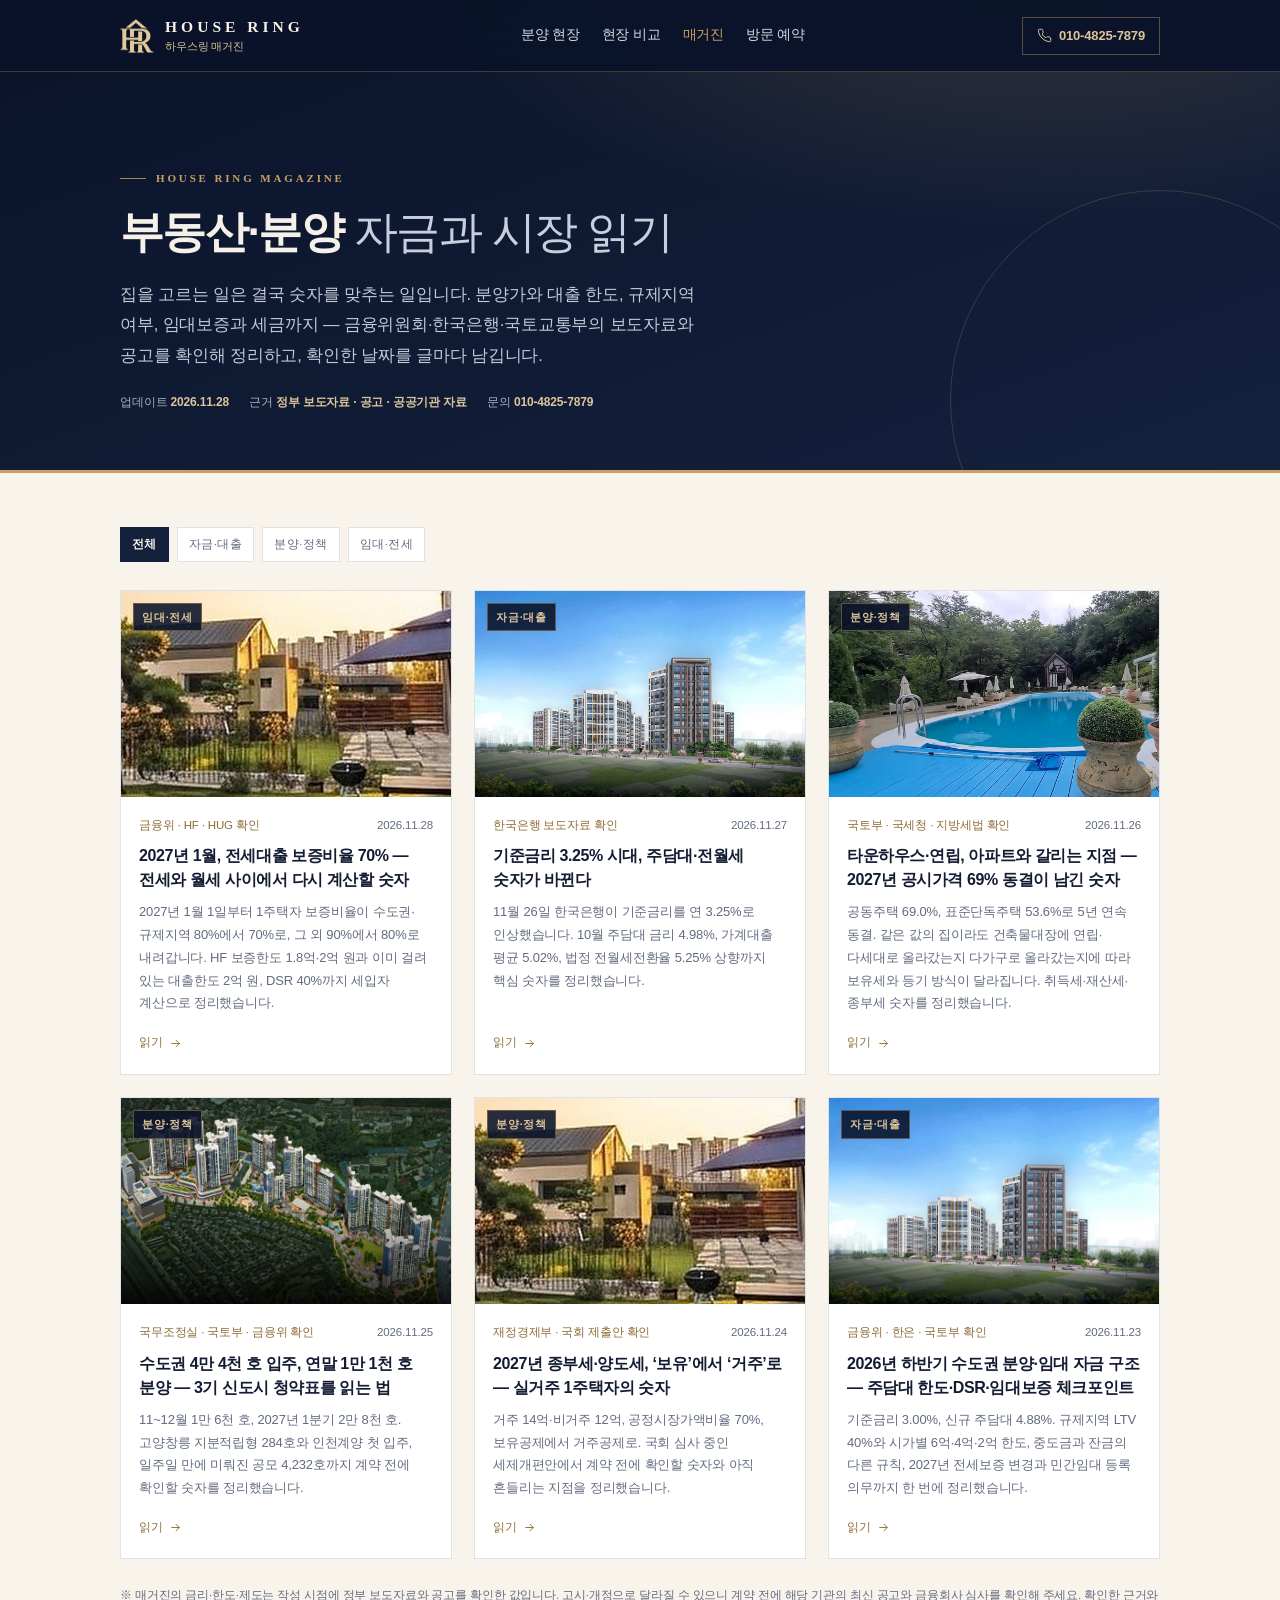
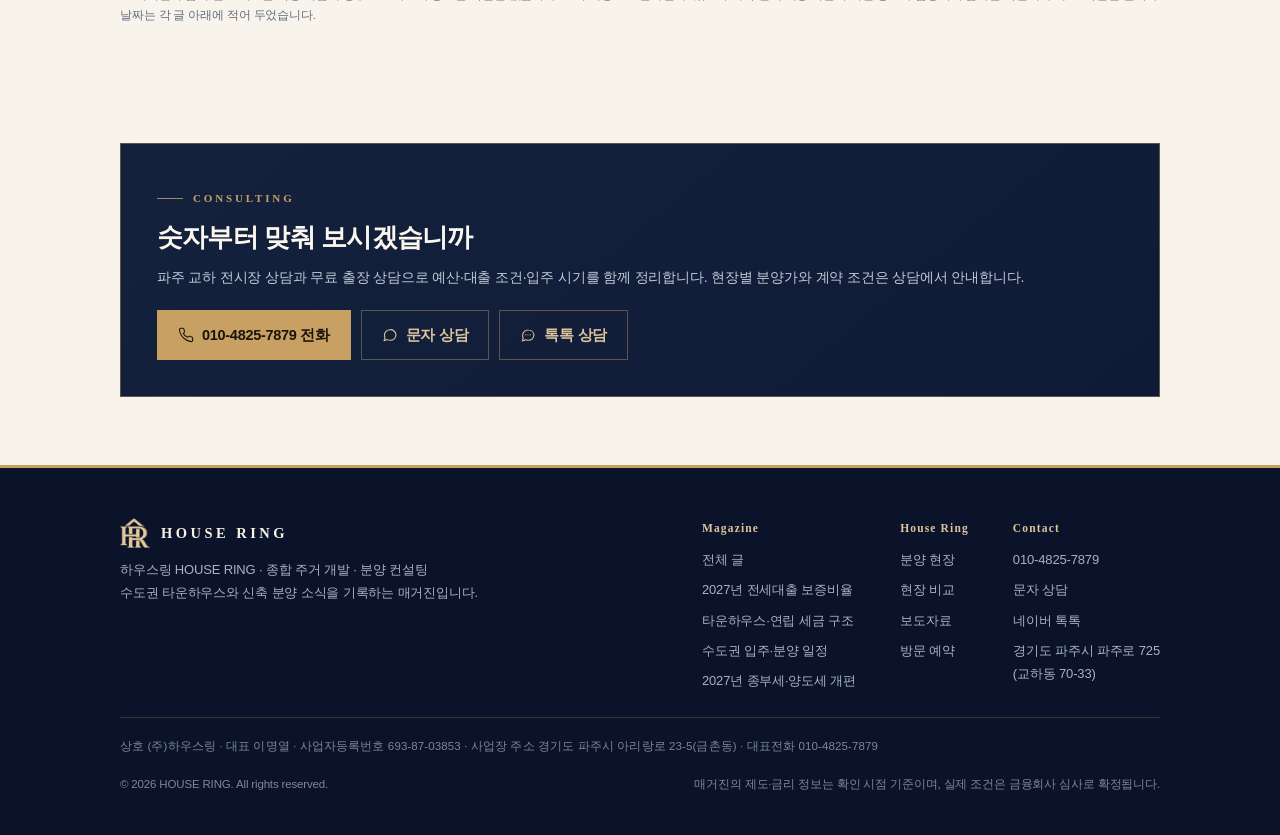
<file: magazine/index.html>
<!DOCTYPE html>
<html lang="ko">
<head>
<meta charset="utf-8">
<!-- Google Analytics 4 (gtag.js) -->
<script async src="https://www.googletagmanager.com/gtag/js?id=G-CTBEJHS4K2"></script>
<script>
  window.dataLayer = window.dataLayer || [];
  function gtag(){dataLayer.push(arguments);}
  gtag('js', new Date());
  gtag('config', 'G-CTBEJHS4K2');
</script>
<meta name="viewport" content="width=device-width, initial-scale=1">
<title>하우스링 매거진 — 부동산·분양 자금과 시장 칼럼 | HOUSE RING</title>
<meta name="description" content="하우스링 매거진은 수도권 타운하우스·신축 아파트 분양과 민간임대, 주택담보대출·전세자금대출 제도를 공식 보도자료로 확인해 정리합니다. 정책·금리·자금 구조를 계약 전에 확인할 숫자 중심으로 기록합니다.">
<meta name="keywords" content="하우스링 매거진, 부동산 칼럼, 분양 자금, 주택담보대출 한도, 스트레스 DSR, 전세자금대출, 민간임대주택, 수도권 타운하우스, 하우스링">
<meta name="robots" content="index, follow">
<link rel="canonical" href="https://housering.co.kr/magazine/">
<meta name="theme-color" content="#14213D">

<meta property="og:type" content="website">
<meta property="og:site_name" content="하우스링 HOUSE RING">
<meta property="og:locale" content="ko_KR">
<meta property="og:url" content="https://housering.co.kr/magazine/">
<meta property="og:title" content="하우스링 매거진 — 부동산·분양 자금과 시장 칼럼">
<meta property="og:description" content="수도권 분양과 민간임대, 주택담보대출·전세자금대출 제도를 공식 자료로 확인해 정리합니다.">
<meta property="og:image" content="https://housering.co.kr/assets/og-housering.jpg">
<meta property="og:image:width" content="1200">
<meta property="og:image:height" content="630">
<meta property="og:image:alt" content="하우스링 HOUSE RING 매거진">
<meta name="twitter:card" content="summary_large_image">
<meta name="twitter:title" content="하우스링 매거진 — 부동산·분양 자금과 시장 칼럼">
<meta name="twitter:description" content="수도권 분양과 민간임대, 대출 제도를 공식 자료로 확인해 정리한 하우스링 매거진.">
<meta name="twitter:image" content="https://housering.co.kr/assets/og-housering.jpg">

<link rel="icon" href="/assets/logo-mark-navy.png">
<link rel="stylesheet" href="/magazine/assets/magazine.css?v=20261124a">
<script type="application/ld+json">
{
  "@context": "https://schema.org",
  "@type": "CollectionPage",
  "name": "하우스링 매거진 — 부동산·분양 자금과 시장 칼럼",
  "url": "https://housering.co.kr/magazine/",
  "description": "수도권 타운하우스·신축 아파트 분양과 민간임대, 주택담보대출·전세자금대출 제도를 공식 보도자료로 확인해 정리한 하우스링 매거진.",
  "inLanguage": "ko-KR",
  "isPartOf": { "@type": "WebSite", "name": "하우스링 HOUSE RING", "url": "https://housering.co.kr/" },
  "publisher": {
    "@type": "Organization",
    "name": "하우스링 HOUSE RING",
    "url": "https://housering.co.kr/",
    "telephone": "+82-10-4825-7879"
  },
  "hasPart": [
    {
      "@type": "Article",
      "headline": "2027년 1월, 전세대출 보증비율 70% — 전세와 월세 사이에서 다시 계산할 숫자",
      "url": "https://housering.co.kr/magazine/jeonse-loan-ratio-2027/",
      "datePublished": "2026-11-28"
    },
    {
      "@type": "Article",
      "headline": "기준금리 3.25% 시대, 주담대·전월세 숫자가 바뀐다",
      "url": "https://housering.co.kr/magazine/rate-hike-325-2026/",
      "datePublished": "2026-11-27"
    },
    {
      "@type": "Article",
      "headline": "타운하우스·연립, 아파트와 갈리는 지점 — 2027년 공시가격 69% 동결이 남긴 숫자",
      "url": "https://housering.co.kr/magazine/townhouse-tax-2027/",
      "datePublished": "2026-11-26"
    },
    {
      "@type": "Article",
      "headline": "수도권 4만 4천 호 입주, 연말 1만 1천 호 분양 — 3기 신도시 청약표를 읽는 법",
      "url": "https://housering.co.kr/magazine/metro-supply-2026/",
      "datePublished": "2026-11-25"
    },
    {
      "@type": "Article",
      "headline": "2027년 종부세·양도세, '보유'에서 '거주'로 — 실거주 1주택자의 숫자",
      "url": "https://housering.co.kr/magazine/residence-tax-2027/",
      "datePublished": "2026-11-24"
    },
    {
      "@type": "Article",
      "headline": "2026년 하반기 수도권 분양·임대 자금 구조 — 주담대 한도·DSR·임대보증 체크포인트",
      "url": "https://housering.co.kr/magazine/capital-area-funding-2026/",
      "datePublished": "2026-11-23"
    }
  ]
}
</script>
<script type="application/ld+json">
{
  "@context": "https://schema.org",
  "@type": "BreadcrumbList",
  "itemListElement": [
    { "@type": "ListItem", "position": 1, "name": "하우스링", "item": "https://housering.co.kr/" },
    { "@type": "ListItem", "position": 2, "name": "매거진", "item": "https://housering.co.kr/magazine/" }
  ]
}
</script>
</head>
<body>
<a class="skip" href="#list">본문 바로가기</a>

<svg width="0" height="0" style="position:absolute" aria-hidden="true" focusable="false"><defs>
<symbol id="i-phone" viewBox="0 0 24 24" fill="none" stroke="currentColor" stroke-width="1.6" stroke-linecap="round" stroke-linejoin="round"><path d="M22 16.9v3a2 2 0 0 1-2.2 2 19.8 19.8 0 0 1-8.6-3.1 19.5 19.5 0 0 1-6-6A19.8 19.8 0 0 1 2.1 4.2 2 2 0 0 1 4.1 2h3a2 2 0 0 1 2 1.7c.1.9.3 1.8.6 2.6a2 2 0 0 1-.5 2.1L8 9.6a16 16 0 0 0 6 6l1.2-1.2a2 2 0 0 1 2.1-.5c.8.3 1.7.5 2.6.6a2 2 0 0 1 1.7 2z"/></symbol>
<symbol id="i-sms" viewBox="0 0 24 24" fill="none" stroke="currentColor" stroke-width="1.6" stroke-linecap="round" stroke-linejoin="round"><path d="M21 11.5a8.4 8.4 0 0 1-9 8.4 8.9 8.9 0 0 1-4.1-1L3 20.5l1.6-4a8.4 8.4 0 0 1-1-4.1 8.4 8.4 0 0 1 8.5-8.4 8.5 8.5 0 0 1 8.9 7.5z"/></symbol>
<symbol id="i-chat" viewBox="0 0 24 24" fill="none" stroke="currentColor" stroke-width="1.6" stroke-linecap="round" stroke-linejoin="round"><path d="M21 11.5a8.4 8.4 0 0 1-9 8.4 9.7 9.7 0 0 1-3.3-.6L3.5 21l1.4-4.3a8.1 8.1 0 0 1-1-3.9 8.4 8.4 0 0 1 9-8.4 8.4 8.4 0 0 1 8.1 8.1z"/><path d="M8.5 11.8h.01M12 11.8h.01M15.5 11.8h.01"/></symbol>
<symbol id="i-arrow" viewBox="0 0 24 24" fill="none" stroke="currentColor" stroke-width="1.7" stroke-linecap="round" stroke-linejoin="round"><path d="M5 12h14M13 6l6 6-6 6"/></symbol>
</defs></svg>

<header class="mag-header">
  <div class="wrap">
    <a class="mag-brand" href="/" aria-label="하우스링 메인 페이지">
      <img class="mark" src="/assets/logo-mark-gold.png" alt="하우스링 HOUSE RING 로고" width="34" height="34">
      <span class="txt"><b>HOUSE RING</b><i>하우스링 매거진</i></span>
    </a>
    <nav class="mag-nav" aria-label="주요 메뉴">
      <a href="/#properties">분양 현장</a>
      <a href="/#compare">현장 비교</a>
      <a class="is-now" href="/magazine/">매거진</a>
      <a href="/#booking">방문 예약</a>
    </nav>
    <div class="mag-head-actions">
      <a class="mag-phone" href="tel:+821048257879"><svg aria-hidden="true"><use href="#i-phone"/></svg><span>010-4825-7879</span></a>
    </div>
  </div>
</header>

<main>
  <section class="mag-hero">
    <div class="wrap">
      <span class="eyebrow">House Ring Magazine</span>
      <h1>부동산·분양 <span class="thin">자금과 시장 읽기</span></h1>
      <p class="lead">집을 고르는 일은 결국 숫자를 맞추는 일입니다. 분양가와 대출 한도, 규제지역 여부, 임대보증과 세금까지 — 금융위원회·한국은행·국토교통부의 보도자료와 공고를 확인해 정리하고, 확인한 날짜를 글마다 남깁니다.</p>
      <div class="meta">
        <span>업데이트 <b>2026.11.28</b></span>
        <span>근거 <b>정부 보도자료 · 공고 · 공공기관 자료</b></span>
        <span>문의 <b>010-4825-7879</b></span>
      </div>
    </div>
  </section>

  <section class="mag-main" id="list">
    <div class="wrap">
      <div class="mag-filter" aria-hidden="true">
        <span class="on">전체</span>
        <span>자금·대출</span>
        <span>분양·정책</span>
        <span>임대·전세</span>
      </div>
      <div class="mag-grid">
        <a class="mcard" href="/magazine/jeonse-loan-ratio-2027/">
          <span class="thumb">
            <img src="/assets/photos/teluce.jpg" alt="용인 텔루체 단지의 실제 마당과 정원" loading="lazy" width="1400" height="600">
            <span class="chip">임대·전세</span>
          </span>
          <div class="body">
            <span class="date"><em>금융위 · HF · HUG 확인</em><time datetime="2026-11-28">2026.11.28</time></span>
            <h2>2027년 1월, 전세대출 보증비율 70% — 전세와 월세 사이에서 다시 계산할 숫자</h2>
            <p>2027년 1월 1일부터 1주택자 보증비율이 수도권·규제지역 80%에서 70%로, 그 외 90%에서 80%로 내려갑니다. HF 보증한도 1.8억·2억 원과 이미 걸려 있는 대출한도 2억 원, DSR 40%까지 세입자 계산으로 정리했습니다.</p>
            <span class="go">읽기 <svg aria-hidden="true"><use href="#i-arrow"/></svg></span>
          </div>
        </a>

        <a class="mcard" href="/magazine/rate-hike-325-2026/">
          <span class="thumb">
            <img src="/assets/photos/lancity.jpg" alt="서동탄역 랜시티 단지 조감도" loading="lazy" width="1200" height="800">
            <span class="chip">자금·대출</span>
          </span>
          <div class="body">
            <span class="date"><em>한국은행 보도자료 확인</em><time datetime="2026-11-27">2026.11.27</time></span>
            <h2>기준금리 3.25% 시대, 주담대·전월세 숫자가 바뀐다</h2>
            <p>11월 26일 한국은행이 기준금리를 연 3.25%로 인상했습니다. 10월 주담대 금리 4.98%, 가계대출 평균 5.02%, 법정 전월세전환율 5.25% 상향까지 핵심 숫자를 정리했습니다.</p>
            <span class="go">읽기 <svg aria-hidden="true"><use href="#i-arrow"/></svg></span>
          </div>
        </a>

        <a class="mcard" href="/magazine/townhouse-tax-2027/">
          <span class="thumb">
            <img src="/assets/photos/seojong.jpg" alt="완성된 타운하우스형 단지의 공용 수영장과 정원" loading="lazy" width="1200" height="884">
            <span class="chip">분양·정책</span>
          </span>
          <div class="body">
            <span class="date"><em>국토부 · 국세청 · 지방세법 확인</em><time datetime="2026-11-26">2026.11.26</time></span>
            <h2>타운하우스·연립, 아파트와 갈리는 지점 — 2027년 공시가격 69% 동결이 남긴 숫자</h2>
            <p>공동주택 69.0%, 표준단독주택 53.6%로 5년 연속 동결. 같은 값의 집이라도 건축물대장에 연립·다세대로 올라갔는지 다가구로 올라갔는지에 따라 보유세와 등기 방식이 달라집니다. 취득세·재산세·종부세 숫자를 정리했습니다.</p>
            <span class="go">읽기 <svg aria-hidden="true"><use href="#i-arrow"/></svg></span>
          </div>
        </a>
        <a class="mcard" href="/magazine/metro-supply-2026/">
          <span class="thumb">
            <img src="/assets/photos/hyangnam.jpg" alt="경기 화성 향남역 인근 신축 아파트 단지 조감도" loading="lazy" width="1600" height="900">
            <span class="chip">분양·정책</span>
          </span>
          <div class="body">
            <span class="date"><em>국무조정실 · 국토부 · 금융위 확인</em><time datetime="2026-11-25">2026.11.25</time></span>
            <h2>수도권 4만 4천 호 입주, 연말 1만 1천 호 분양 — 3기 신도시 청약표를 읽는 법</h2>
            <p>11~12월 1만 6천 호, 2027년 1분기 2만 8천 호. 고양창릉 지분적립형 284호와 인천계양 첫 입주, 일주일 만에 미뤄진 공모 4,232호까지 계약 전에 확인할 숫자를 정리했습니다.</p>
            <span class="go">읽기 <svg aria-hidden="true"><use href="#i-arrow"/></svg></span>
          </div>
        </a>
        <a class="mcard" href="/magazine/residence-tax-2027/">
          <span class="thumb">
            <img src="/assets/photos/teluce.jpg" alt="하우스링이 분양 상담하는 용인 텔루체 단지의 실제 마당과 정원" loading="lazy" width="1400" height="600">
            <span class="chip">분양·정책</span>
          </span>
          <div class="body">
            <span class="date"><em>재정경제부 · 국회 제출안 확인</em><time datetime="2026-11-24">2026.11.24</time></span>
            <h2>2027년 종부세·양도세, ‘보유’에서 ‘거주’로 — 실거주 1주택자의 숫자</h2>
            <p>거주 14억·비거주 12억, 공정시장가액비율 70%, 보유공제에서 거주공제로. 국회 심사 중인 세제개편안에서 계약 전에 확인할 숫자와 아직 흔들리는 지점을 정리했습니다.</p>
            <span class="go">읽기 <svg aria-hidden="true"><use href="#i-arrow"/></svg></span>
          </div>
        </a>
        <a class="mcard" href="/magazine/capital-area-funding-2026/">
          <span class="thumb">
            <img src="/assets/photos/hero-lancity.jpg" alt="서동탄역 랜시티 신축 아파트 단지 조감도" loading="lazy" width="1500" height="844">
            <span class="chip">자금·대출</span>
          </span>
          <div class="body">
            <span class="date"><em>금융위 · 한은 · 국토부 확인</em><time datetime="2026-11-23">2026.11.23</time></span>
            <h2>2026년 하반기 수도권 분양·임대 자금 구조 — 주담대 한도·DSR·임대보증 체크포인트</h2>
            <p>기준금리 3.00%, 신규 주담대 4.88%. 규제지역 LTV 40%와 시가별 6억·4억·2억 한도, 중도금과 잔금의 다른 규칙, 2027년 전세보증 변경과 민간임대 등록 의무까지 한 번에 정리했습니다.</p>
            <span class="go">읽기 <svg aria-hidden="true"><use href="#i-arrow"/></svg></span>
          </div>
        </a>
      </div>

      <p class="mag-empty-note">※ 매거진의 금리·한도·제도는 작성 시점에 정부 보도자료와 공고를 확인한 값입니다. 고시·개정으로 달라질 수 있으니 계약 전에 해당 기관의 최신 공고와 금융회사 심사를 확인해 주세요. 확인한 근거와 날짜는 각 글 아래에 적어 두었습니다.</p>
    </div>
  </section>

  <div class="wrap">
    <section class="cta">
      <span class="eyebrow">Consulting</span>
      <h2>숫자부터 맞춰 보시겠습니까</h2>
      <p>파주 교하 전시장 상담과 무료 출장 상담으로 예산·대출 조건·입주 시기를 함께 정리합니다. 현장별 분양가와 계약 조건은 상담에서 안내합니다.</p>
      <div class="cta-btns">
        <a class="btn btn-gold" href="tel:+821048257879"><svg aria-hidden="true"><use href="#i-phone"/></svg>010-4825-7879 전화</a>
        <a class="btn btn-line" href="sms:+821048257879"><svg aria-hidden="true"><use href="#i-sms"/></svg>문자 상담</a>
        <a class="btn btn-line" href="https://talk.naver.com/ct/wfuyhez" target="_blank" rel="noopener"><svg aria-hidden="true"><use href="#i-chat"/></svg>톡톡 상담</a>
      </div>
    </section>
  </div>
</main>

<footer class="mag-footer">
  <div class="wrap">
    <div class="top">
      <div>
        <div class="brandline">
          <img class="mark" src="/assets/logo-mark-gold.png" alt="하우스링 HOUSE RING 로고" width="30" height="30">
          <b>HOUSE RING</b>
        </div>
        <p>하우스링 HOUSE RING · 종합 주거 개발 · 분양 컨설팅<br>수도권 타운하우스와 신축 분양 소식을 기록하는 매거진입니다.</p>
      </div>
      <div class="cols">
        <div>
          <b>Magazine</b>
          <a href="/magazine/">전체 글</a>
          <a href="/magazine/jeonse-loan-ratio-2027/">2027년 전세대출 보증비율</a>
          <a href="/magazine/townhouse-tax-2027/">타운하우스·연립 세금 구조</a>
          <a href="/magazine/metro-supply-2026/">수도권 입주·분양 일정</a>
          <a href="/magazine/residence-tax-2027/">2027년 종부세·양도세 개편</a>
        </div>
        <div>
          <b>House Ring</b>
          <a href="/#properties">분양 현장</a>
          <a href="/#compare">현장 비교</a>
          <a href="/#press">보도자료</a>
          <a href="/#booking">방문 예약</a>
        </div>
        <div>
          <b>Contact</b>
          <a href="tel:+821048257879">010-4825-7879</a>
          <a href="sms:+821048257879">문자 상담</a>
          <a href="https://talk.naver.com/ct/wfuyhez" target="_blank" rel="noopener">네이버 톡톡</a>
          <span>경기도 파주시 파주로 725<br>(교하동 70-33)</span>
        </div>
      </div>
    </div>
    <div class="bizline">상호 (주)하우스링 · 대표 이명열 · 사업자등록번호 693-87-03853 · 사업장 주소 경기도 파주시 아리랑로 23-5(금촌동) · 대표전화 010-4825-7879</div>
    <div class="bottom">
      <p>© 2026 HOUSE RING. All rights reserved.</p>
      <p>매거진의 제도·금리 정보는 확인 시점 기준이며, 실제 조건은 금융회사 심사로 확정됩니다.</p>
    </div>
  </div>
</footer>

<div class="mobile-bar">
  <a class="btn btn-line" href="sms:+821048257879"><svg aria-hidden="true"><use href="#i-sms"/></svg>문자 상담</a>
  <a class="btn btn-gold" href="tel:+821048257879"><svg aria-hidden="true"><use href="#i-phone"/></svg>전화 상담</a>
</div>

</body>
</html>
</file>
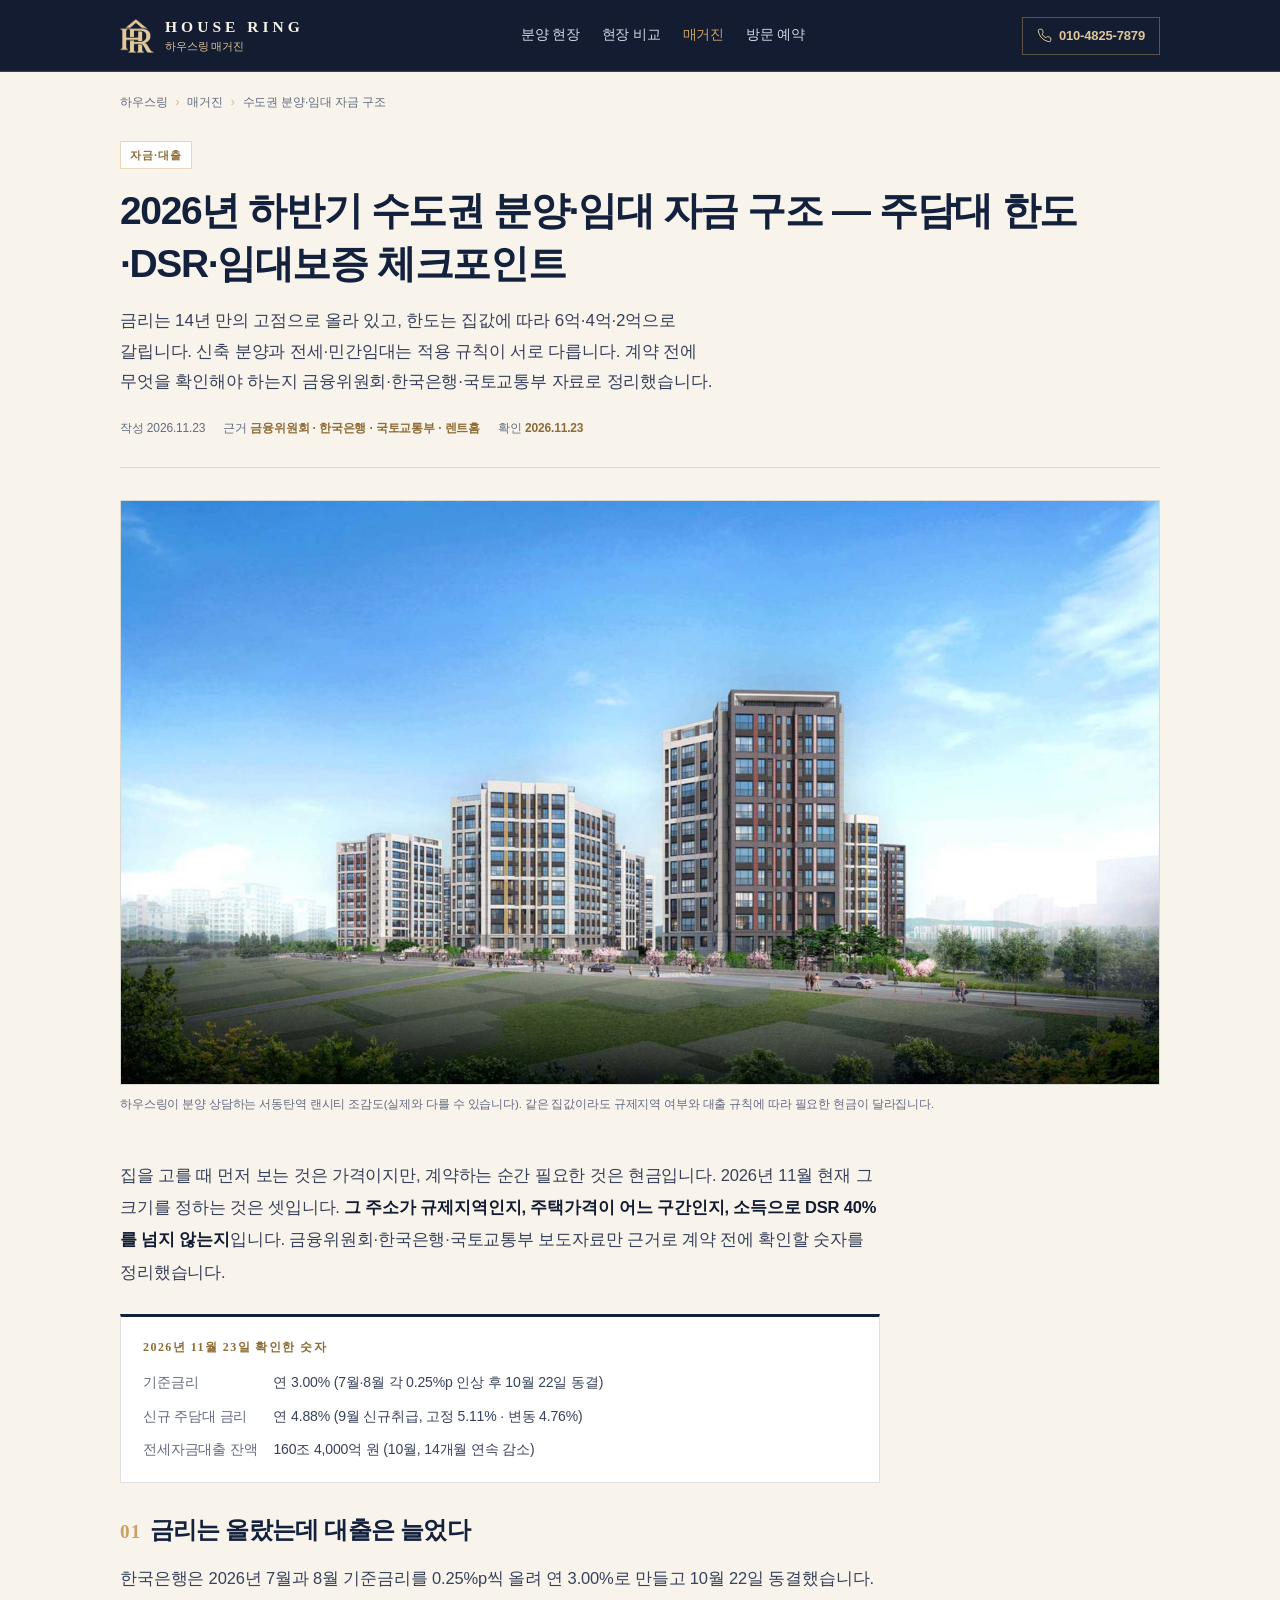
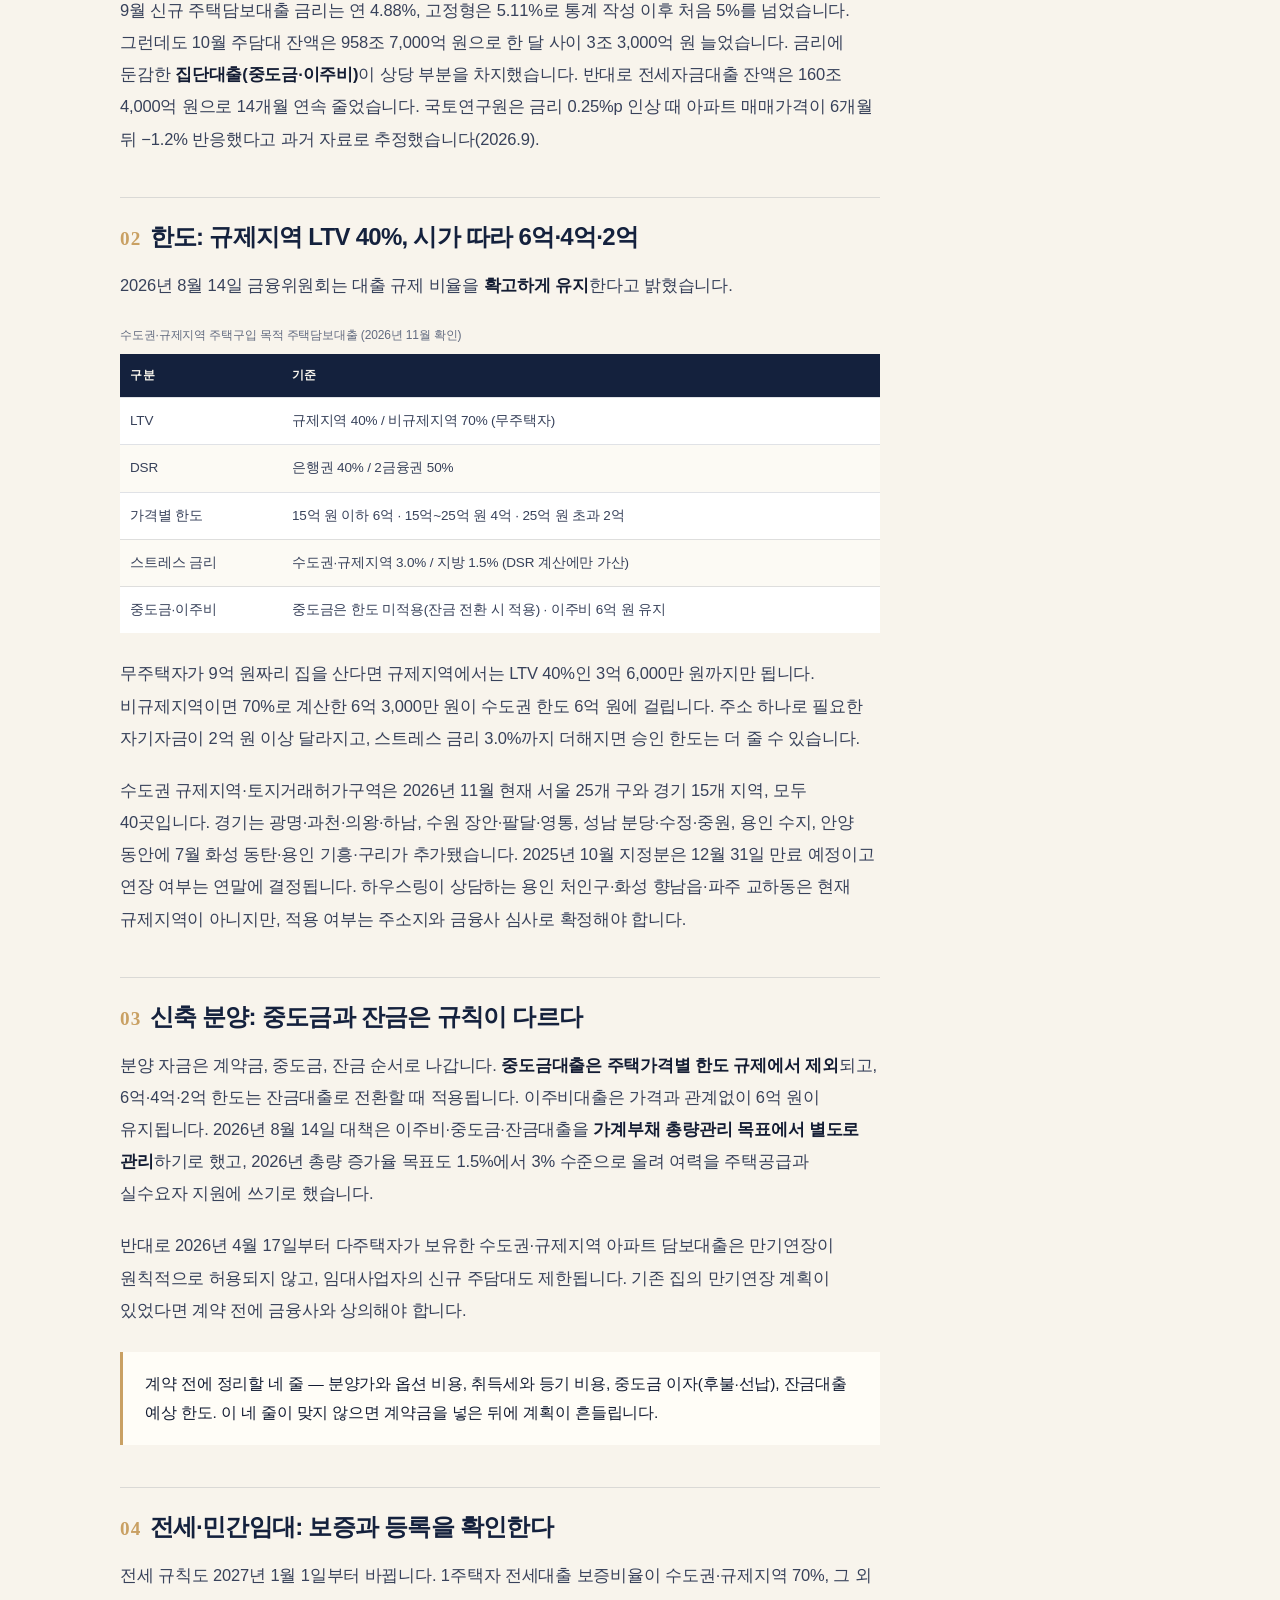
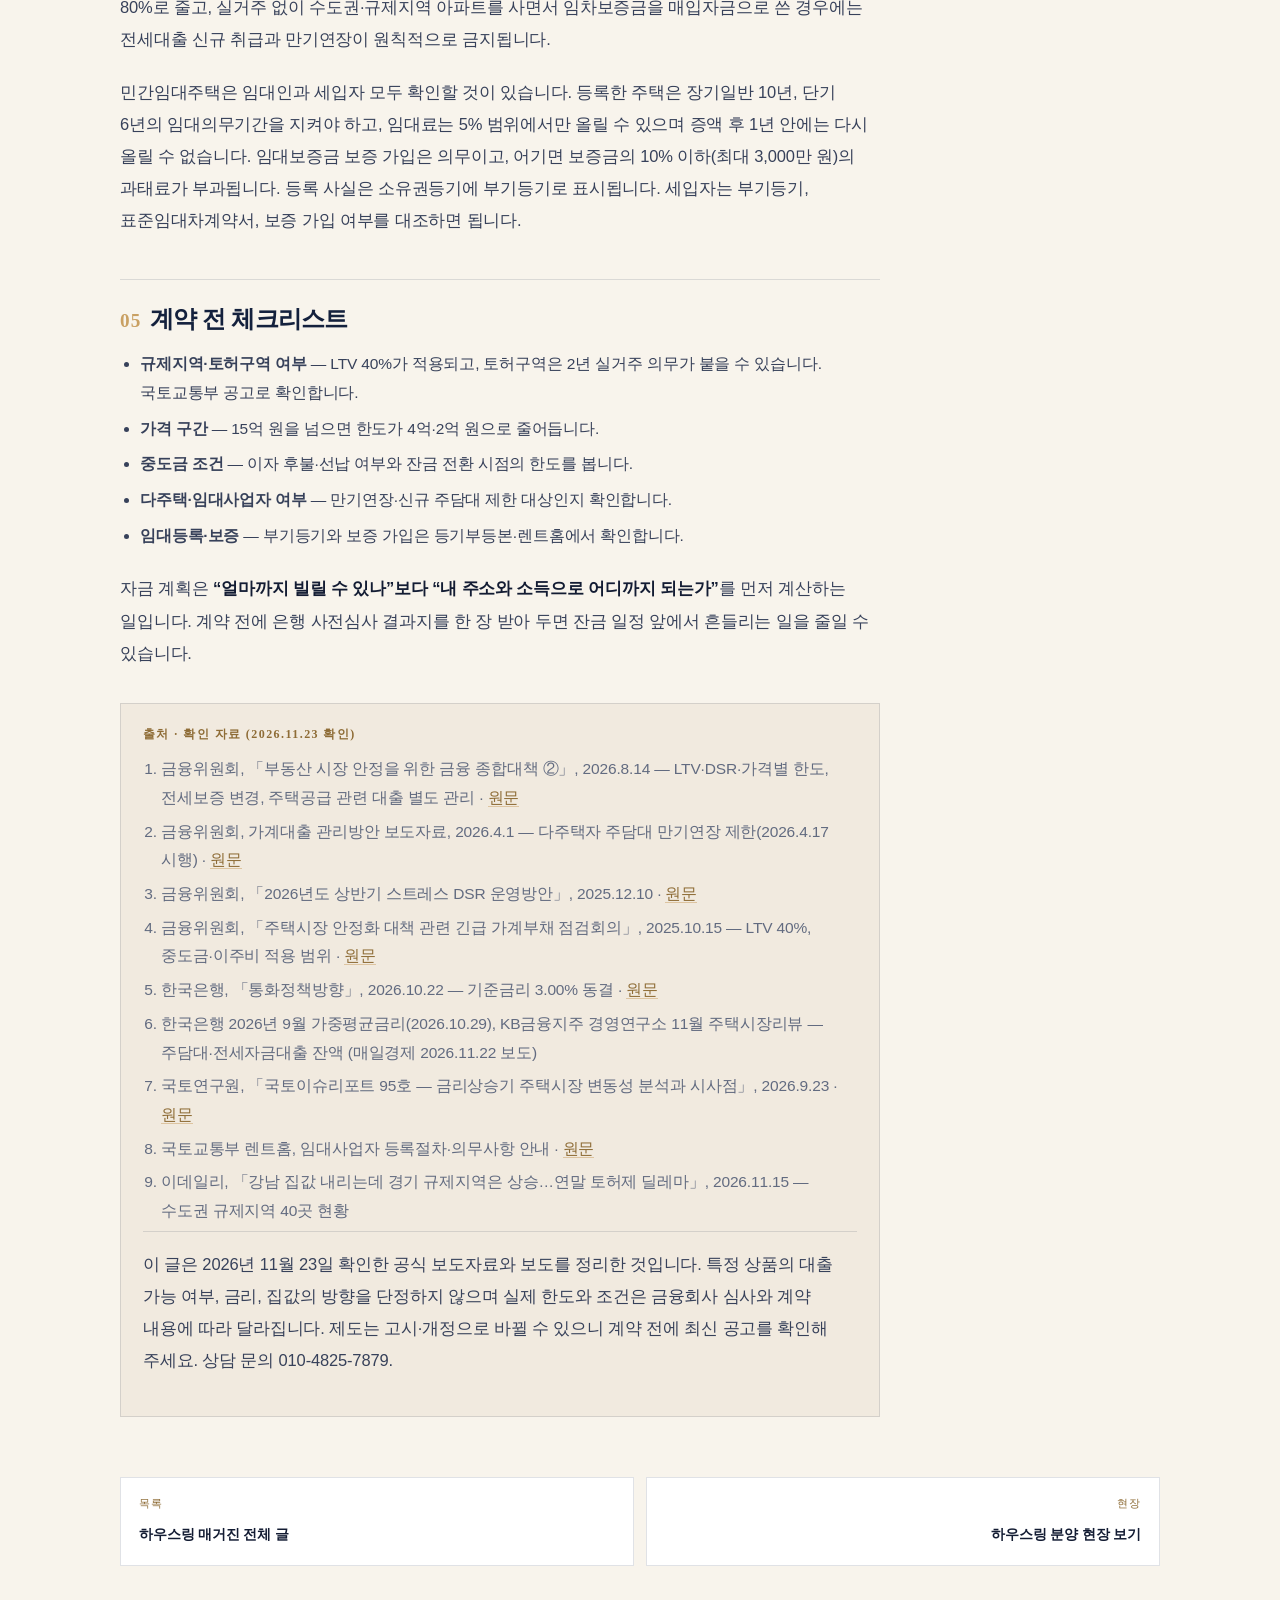
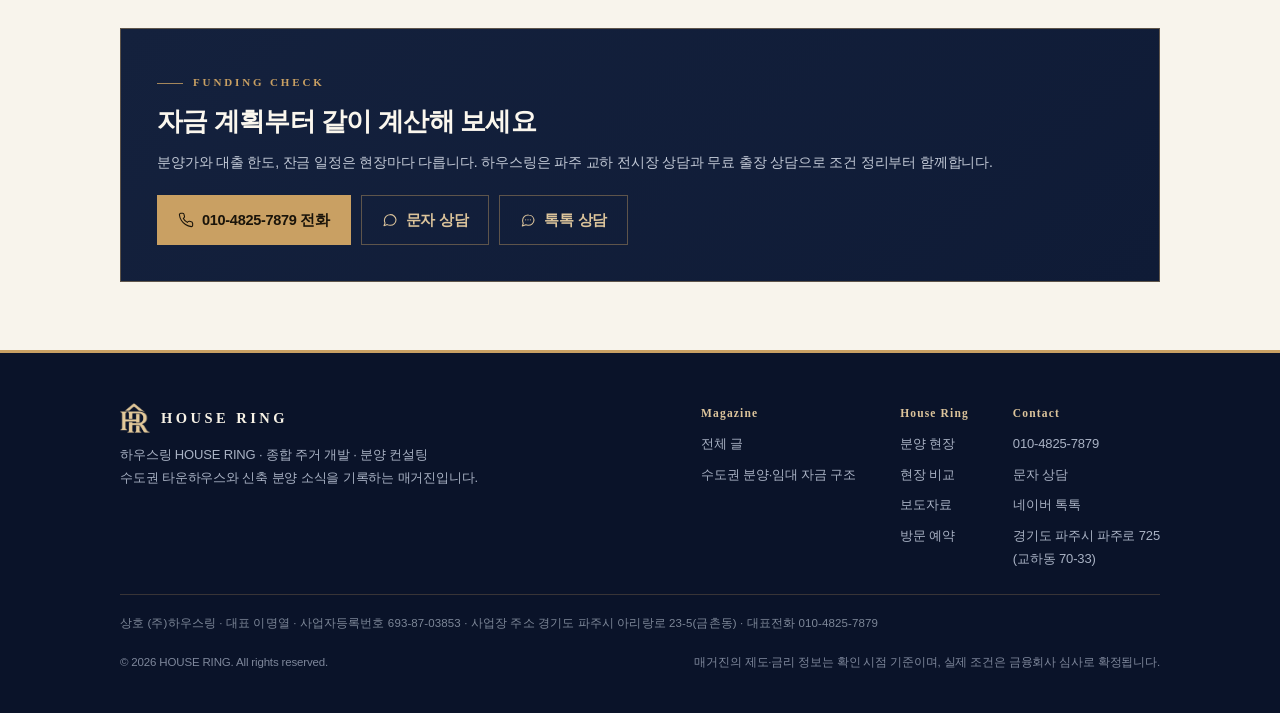
<file: magazine/capital-area-funding-2026/index.html>
<!DOCTYPE html>
<html lang="ko">
<head>
<meta charset="utf-8">
<!-- Google Analytics 4 (gtag.js) -->
<script async src="https://www.googletagmanager.com/gtag/js?id=G-CTBEJHS4K2"></script>
<script>
  window.dataLayer = window.dataLayer || [];
  function gtag(){dataLayer.push(arguments);}
  gtag('js', new Date());
  gtag('config', 'G-CTBEJHS4K2');
</script>
<meta name="viewport" content="width=device-width, initial-scale=1">
<title>2026년 하반기 수도권 분양·임대 자금 구조 — 주담대 한도·DSR·임대보증 체크포인트 | 하우스링 매거진</title>
<meta name="description" content="기준금리 3.00%, 신규 주택담보대출 금리 4.88%인 2026년 11월. 규제지역 LTV 40%와 시가별 6억·4억·2억 한도, 스트레스 DSR, 중도금·잔금대출, 전세보증과 민간임대 등록 의무까지 금융위원회·한국은행·국토교통부 자료로 정리했습니다.">
<meta name="keywords" content="2026 주택담보대출 한도, 규제지역 LTV 40%, 스트레스 DSR, 중도금대출, 잔금대출, 전세자금대출, 전세보증비율, 민간임대주택 등록, 임대보증금 보증, 수도권 분양 자금, 하우스링, 타운하우스 분양">
<meta name="robots" content="index, follow">
<link rel="canonical" href="https://housering.co.kr/magazine/capital-area-funding-2026/">
<meta name="theme-color" content="#14213D">

<meta property="og:type" content="article">
<meta property="og:site_name" content="하우스링 HOUSE RING">
<meta property="og:locale" content="ko_KR">
<meta property="og:url" content="https://housering.co.kr/magazine/capital-area-funding-2026/">
<meta property="og:title" content="2026년 하반기 수도권 분양·임대 자금 구조 — 주담대 한도·DSR·임대보증 체크포인트">
<meta property="og:description" content="금리보다 한도가 먼저입니다. 규제지역 LTV 40%, 시가별 6억·4억·2억, 중도금과 잔금의 다른 규칙, 전세보증과 민간임대 등록 의무를 공식 자료로 정리했습니다.">
<meta property="og:image" content="https://housering.co.kr/assets/photos/hero-lancity.jpg">
<meta property="og:image:width" content="1500">
<meta property="og:image:height" content="844">
<meta property="og:image:alt" content="하우스링이 분양 상담하는 서동탄역 랜시티 신축 아파트 단지 조감도">
<meta property="article:published_time" content="2026-11-23T09:00:00+09:00">
<meta property="article:modified_time" content="2026-11-23T09:00:00+09:00">
<meta property="article:section" content="자금·대출">
<meta name="twitter:card" content="summary_large_image">
<meta name="twitter:title" content="2026년 하반기 수도권 분양·임대 자금 구조 — 주담대 한도·DSR·임대보증">
<meta name="twitter:description" content="기준금리 3.00%, 신규 주담대 4.88%. 한도와 보증, 계약 전에 확인할 것들.">
<meta name="twitter:image" content="https://housering.co.kr/assets/photos/hero-lancity.jpg">

<link rel="icon" href="/assets/logo-mark-navy.png">
<link rel="stylesheet" href="/magazine/assets/magazine.css?v=20261123b">
<script type="application/ld+json">
{
  "@context": "https://schema.org",
  "@type": "Article",
  "headline": "2026년 하반기 수도권 분양·임대 자금 구조 — 주담대 한도·DSR·임대보증 체크포인트",
  "description": "기준금리 3.00%, 신규 주택담보대출 금리 4.88%인 2026년 11월 기준으로 규제지역 LTV 40%와 시가별 대출한도, 스트레스 DSR, 중도금·잔금대출, 전세보증과 민간임대 등록 의무를 공식 자료로 정리했습니다.",
  "image": ["https://housering.co.kr/assets/photos/hero-lancity.jpg"],
  "datePublished": "2026-11-23T09:00:00+09:00",
  "dateModified": "2026-11-23T09:00:00+09:00",
  "inLanguage": "ko-KR",
  "articleSection": "자금·대출",
  "author": { "@type": "Organization", "name": "하우스링 HOUSE RING", "url": "https://housering.co.kr/" },
  "publisher": {
    "@type": "Organization",
    "name": "하우스링 HOUSE RING",
    "url": "https://housering.co.kr/",
    "telephone": "+82-10-4825-7879"
  },
  "mainEntityOfPage": { "@type": "WebPage", "@id": "https://housering.co.kr/magazine/capital-area-funding-2026/" }
}
</script>
<script type="application/ld+json">
{
  "@context": "https://schema.org",
  "@type": "BreadcrumbList",
  "itemListElement": [
    { "@type": "ListItem", "position": 1, "name": "하우스링", "item": "https://housering.co.kr/" },
    { "@type": "ListItem", "position": 2, "name": "매거진", "item": "https://housering.co.kr/magazine/" },
    { "@type": "ListItem", "position": 3, "name": "수도권 분양·임대 자금 구조", "item": "https://housering.co.kr/magazine/capital-area-funding-2026/" }
  ]
}
</script>
</head>
<body>
<a class="skip" href="#article">본문 바로가기</a>

<svg width="0" height="0" style="position:absolute" aria-hidden="true" focusable="false"><defs>
<symbol id="i-phone" viewBox="0 0 24 24" fill="none" stroke="currentColor" stroke-width="1.6" stroke-linecap="round" stroke-linejoin="round"><path d="M22 16.9v3a2 2 0 0 1-2.2 2 19.8 19.8 0 0 1-8.6-3.1 19.5 19.5 0 0 1-6-6A19.8 19.8 0 0 1 2.1 4.2 2 2 0 0 1 4.1 2h3a2 2 0 0 1 2 1.7c.1.9.3 1.8.6 2.6a2 2 0 0 1-.5 2.1L8 9.6a16 16 0 0 0 6 6l1.2-1.2a2 2 0 0 1 2.1-.5c.8.3 1.7.5 2.6.6a2 2 0 0 1 1.7 2z"/></symbol>
<symbol id="i-sms" viewBox="0 0 24 24" fill="none" stroke="currentColor" stroke-width="1.6" stroke-linecap="round" stroke-linejoin="round"><path d="M21 11.5a8.4 8.4 0 0 1-9 8.4 8.9 8.9 0 0 1-4.1-1L3 20.5l1.6-4a8.4 8.4 0 0 1-1-4.1 8.4 8.4 0 0 1 8.5-8.4 8.5 8.5 0 0 1 8.9 7.5z"/></symbol>
<symbol id="i-chat" viewBox="0 0 24 24" fill="none" stroke="currentColor" stroke-width="1.6" stroke-linecap="round" stroke-linejoin="round"><path d="M21 11.5a8.4 8.4 0 0 1-9 8.4 9.7 9.7 0 0 1-3.3-.6L3.5 21l1.4-4.3a8.1 8.1 0 0 1-1-3.9 8.4 8.4 0 0 1 9-8.4 8.4 8.4 0 0 1 8.1 8.1z"/><path d="M8.5 11.8h.01M12 11.8h.01M15.5 11.8h.01"/></symbol>
<symbol id="i-arrow" viewBox="0 0 24 24" fill="none" stroke="currentColor" stroke-width="1.7" stroke-linecap="round" stroke-linejoin="round"><path d="M5 12h14M13 6l6 6-6 6"/></symbol>
</defs></svg>

<header class="mag-header">
  <div class="wrap">
    <a class="mag-brand" href="/" aria-label="하우스링 메인 페이지">
      <img class="mark" src="/assets/logo-mark-gold.png" alt="하우스링 HOUSE RING 로고" width="34" height="34">
      <span class="txt"><b>HOUSE RING</b><i>하우스링 매거진</i></span>
    </a>
    <nav class="mag-nav" aria-label="주요 메뉴">
      <a href="/#properties">분양 현장</a>
      <a href="/#compare">현장 비교</a>
      <a class="is-now" href="/magazine/">매거진</a>
      <a href="/#booking">방문 예약</a>
    </nav>
    <div class="mag-head-actions">
      <a class="mag-phone" href="tel:+821048257879"><svg aria-hidden="true"><use href="#i-phone"/></svg><span>010-4825-7879</span></a>
    </div>
  </div>
</header>

<main id="article">
  <div class="wrap">
    <nav class="crumb" aria-label="위치">
      <ol>
        <li><a href="/">하우스링</a></li>
        <li><a href="/magazine/">매거진</a></li>
        <li>수도권 분양·임대 자금 구조</li>
      </ol>
    </nav>

    <header class="article-head">
      <span class="chip">자금·대출</span>
      <h1>2026년 하반기 수도권 분양·임대 자금 구조 — 주담대 한도·DSR·임대보증 체크포인트</h1>
      <p class="sub">금리는 14년 만의 고점으로 올라 있고, 한도는 집값에 따라 6억·4억·2억으로 갈립니다. 신축 분양과 전세·민간임대는 적용 규칙이 서로 다릅니다. 계약 전에 무엇을 확인해야 하는지 금융위원회·한국은행·국토교통부 자료로 정리했습니다.</p>
      <div class="article-meta">
        <span>작성 <time datetime="2026-11-23">2026.11.23</time></span>
        <span>근거 <b>금융위원회 · 한국은행 · 국토교통부 · 렌트홈</b></span>
        <span>확인 <b>2026.11.23</b></span>
      </div>
    </header>

    <div class="article-hero">
      <figure>
        <img src="/assets/photos/hero-lancity.jpg" alt="하우스링이 분양 상담하는 서동탄역 랜시티 신축 아파트 단지 조감도" width="1500" height="844">
        <figcaption>하우스링이 분양 상담하는 서동탄역 랜시티 조감도(실제와 다를 수 있습니다). 같은 집값이라도 규제지역 여부와 대출 규칙에 따라 필요한 현금이 달라집니다.</figcaption>
      </figure>
    </div>

    <div class="article-body">
      <p>집을 고를 때 먼저 보는 것은 가격이지만, 계약하는 순간 필요한 것은 현금입니다. 2026년 11월 현재 그 크기를 정하는 것은 셋입니다. <strong>그 주소가 규제지역인지, 주택가격이 어느 구간인지, 소득으로 DSR 40%를 넘지 않는지</strong>입니다. 금융위원회·한국은행·국토교통부 보도자료만 근거로 계약 전에 확인할 숫자를 정리했습니다.</p>

      <div class="factbox">
        <h3>2026년 11월 23일 확인한 숫자</h3>
        <dl>
          <dt>기준금리</dt>
          <dd>연 3.00% (7월·8월 각 0.25%p 인상 후 10월 22일 동결)</dd>
          <dt>신규 주담대 금리</dt>
          <dd>연 4.88% (9월 신규취급, 고정 5.11% · 변동 4.76%)</dd>
          <dt>전세자금대출 잔액</dt>
          <dd>160조 4,000억 원 (10월, 14개월 연속 감소)</dd>
        </dl>
      </div>

      <h2><span class="num">01</span>금리는 올랐는데 대출은 늘었다</h2>
      <p>한국은행은 2026년 7월과 8월 기준금리를 0.25%p씩 올려 연 3.00%로 만들고 10월 22일 동결했습니다. 9월 신규 주택담보대출 금리는 연 4.88%, 고정형은 5.11%로 통계 작성 이후 처음 5%를 넘었습니다. 그런데도 10월 주담대 잔액은 958조 7,000억 원으로 한 달 사이 3조 3,000억 원 늘었습니다. 금리에 둔감한 <strong>집단대출(중도금·이주비)</strong>이 상당 부분을 차지했습니다. 반대로 전세자금대출 잔액은 160조 4,000억 원으로 14개월 연속 줄었습니다. 국토연구원은 금리 0.25%p 인상 때 아파트 매매가격이 6개월 뒤 −1.2% 반응했다고 과거 자료로 추정했습니다(2026.9).</p>

      <h2><span class="num">02</span>한도: 규제지역 LTV 40%, 시가 따라 6억·4억·2억</h2>
      <p>2026년 8월 14일 금융위원회는 대출 규제 비율을 <strong>확고하게 유지</strong>한다고 밝혔습니다.</p>
      <div class="tablewrap">
        <table class="price">
          <caption>수도권·규제지역 주택구입 목적 주택담보대출 (2026년 11월 확인)</caption>
          <thead><tr><th>구분</th><th>기준</th></tr></thead>
          <tbody>
            <tr><td>LTV</td><td>규제지역 40% / 비규제지역 70% (무주택자)</td></tr>
            <tr><td>DSR</td><td>은행권 40% / 2금융권 50%</td></tr>
            <tr><td>가격별 한도</td><td>15억 원 이하 6억 · 15억~25억 원 4억 · 25억 원 초과 2억</td></tr>
            <tr><td>스트레스 금리</td><td>수도권·규제지역 3.0% / 지방 1.5% (DSR 계산에만 가산)</td></tr>
            <tr><td>중도금·이주비</td><td>중도금은 한도 미적용(잔금 전환 시 적용) · 이주비 6억 원 유지</td></tr>
          </tbody>
        </table>
      </div>
      <p>무주택자가 9억 원짜리 집을 산다면 규제지역에서는 LTV 40%인 3억 6,000만 원까지만 됩니다. 비규제지역이면 70%로 계산한 6억 3,000만 원이 수도권 한도 6억 원에 걸립니다. 주소 하나로 필요한 자기자금이 2억 원 이상 달라지고, 스트레스 금리 3.0%까지 더해지면 승인 한도는 더 줄 수 있습니다.</p>
      <p>수도권 규제지역·토지거래허가구역은 2026년 11월 현재 서울 25개 구와 경기 15개 지역, 모두 40곳입니다. 경기는 광명·과천·의왕·하남, 수원 장안·팔달·영통, 성남 분당·수정·중원, 용인 수지, 안양 동안에 7월 화성 동탄·용인 기흥·구리가 추가됐습니다. 2025년 10월 지정분은 12월 31일 만료 예정이고 연장 여부는 연말에 결정됩니다. 하우스링이 상담하는 용인 처인구·화성 향남읍·파주 교하동은 현재 규제지역이 아니지만, 적용 여부는 주소지와 금융사 심사로 확정해야 합니다.</p>

      <h2><span class="num">03</span>신축 분양: 중도금과 잔금은 규칙이 다르다</h2>
      <p>분양 자금은 계약금, 중도금, 잔금 순서로 나갑니다. <strong>중도금대출은 주택가격별 한도 규제에서 제외</strong>되고, 6억·4억·2억 한도는 잔금대출로 전환할 때 적용됩니다. 이주비대출은 가격과 관계없이 6억 원이 유지됩니다. 2026년 8월 14일 대책은 이주비·중도금·잔금대출을 <strong>가계부채 총량관리 목표에서 별도로 관리</strong>하기로 했고, 2026년 총량 증가율 목표도 1.5%에서 3% 수준으로 올려 여력을 주택공급과 실수요자 지원에 쓰기로 했습니다.</p>
      <p>반대로 2026년 4월 17일부터 다주택자가 보유한 수도권·규제지역 아파트 담보대출은 만기연장이 원칙적으로 허용되지 않고, 임대사업자의 신규 주담대도 제한됩니다. 기존 집의 만기연장 계획이 있었다면 계약 전에 금융사와 상의해야 합니다.</p>
      <blockquote>계약 전에 정리할 네 줄 — 분양가와 옵션 비용, 취득세와 등기 비용, 중도금 이자(후불·선납), 잔금대출 예상 한도. 이 네 줄이 맞지 않으면 계약금을 넣은 뒤에 계획이 흔들립니다.</blockquote>

      <h2><span class="num">04</span>전세·민간임대: 보증과 등록을 확인한다</h2>
      <p>전세 규칙도 2027년 1월 1일부터 바뀝니다. 1주택자 전세대출 보증비율이 수도권·규제지역 70%, 그 외 80%로 줄고, 실거주 없이 수도권·규제지역 아파트를 사면서 임차보증금을 매입자금으로 쓴 경우에는 전세대출 신규 취급과 만기연장이 원칙적으로 금지됩니다.</p>
      <p>민간임대주택은 임대인과 세입자 모두 확인할 것이 있습니다. 등록한 주택은 장기일반 10년, 단기 6년의 임대의무기간을 지켜야 하고, 임대료는 5% 범위에서만 올릴 수 있으며 증액 후 1년 안에는 다시 올릴 수 없습니다. 임대보증금 보증 가입은 의무이고, 어기면 보증금의 10% 이하(최대 3,000만 원)의 과태료가 부과됩니다. 등록 사실은 소유권등기에 부기등기로 표시됩니다. 세입자는 부기등기, 표준임대차계약서, 보증 가입 여부를 대조하면 됩니다.</p>

      <h2><span class="num">05</span>계약 전 체크리스트</h2>
      <ul>
        <li><strong>규제지역·토허구역 여부</strong> — LTV 40%가 적용되고, 토허구역은 2년 실거주 의무가 붙을 수 있습니다. 국토교통부 공고로 확인합니다.</li>
        <li><strong>가격 구간</strong> — 15억 원을 넘으면 한도가 4억·2억 원으로 줄어듭니다.</li>
        <li><strong>중도금 조건</strong> — 이자 후불·선납 여부와 잔금 전환 시점의 한도를 봅니다.</li>
        <li><strong>다주택·임대사업자 여부</strong> — 만기연장·신규 주담대 제한 대상인지 확인합니다.</li>
        <li><strong>임대등록·보증</strong> — 부기등기와 보증 가입은 등기부등본·렌트홈에서 확인합니다.</li>
      </ul>
      <p>자금 계획은 <strong>“얼마까지 빌릴 수 있나”보다 “내 주소와 소득으로 어디까지 되는가”</strong>를 먼저 계산하는 일입니다. 계약 전에 은행 사전심사 결과지를 한 장 받아 두면 잔금 일정 앞에서 흔들리는 일을 줄일 수 있습니다.</p>

      <div class="sources">
        <h3>출처 · 확인 자료 (2026.11.23 확인)</h3>
        <ol>
          <li>금융위원회, 「부동산 시장 안정을 위한 금융 종합대책 ②」, 2026.8.14 — LTV·DSR·가격별 한도, 전세보증 변경, 주택공급 관련 대출 별도 관리 · <a href="https://www.korea.kr/news/policyNewsView.do?newsId=148970085" target="_blank" rel="noopener">원문</a></li>
          <li>금융위원회, 가계대출 관리방안 보도자료, 2026.4.1 — 다주택자 주담대 만기연장 제한(2026.4.17 시행) · <a href="https://www.fsc.go.kr/no010101/86606" target="_blank" rel="noopener">원문</a></li>
          <li>금융위원회, 「2026년도 상반기 스트레스 DSR 운영방안」, 2025.12.10 · <a href="https://www.fsc.go.kr/no010101/85824" target="_blank" rel="noopener">원문</a></li>
          <li>금융위원회, 「주택시장 안정화 대책 관련 긴급 가계부채 점검회의」, 2025.10.15 — LTV 40%, 중도금·이주비 적용 범위 · <a href="https://www.fsc.go.kr/no010101/85432" target="_blank" rel="noopener">원문</a></li>
          <li>한국은행, 「통화정책방향」, 2026.10.22 — 기준금리 3.00% 동결 · <a href="https://www.bok.or.kr/portal/bbs/P0000559/view.do?nttId=11065823" target="_blank" rel="noopener">원문</a></li>
          <li>한국은행 2026년 9월 가중평균금리(2026.10.29), KB금융지주 경영연구소 11월 주택시장리뷰 — 주담대·전세자금대출 잔액 (매일경제 2026.11.22 보도)</li>
          <li>국토연구원, 「국토이슈리포트 95호 — 금리상승기 주택시장 변동성 분석과 시사점」, 2026.9.23 · <a href="https://www.krihs.re.kr/board.es?act=view&amp;bid=0008&amp;list_no=398657&amp;mid=a10607000000" target="_blank" rel="noopener">원문</a></li>
          <li>국토교통부 렌트홈, 임대사업자 등록절차·의무사항 안내 · <a href="https://www.renthome.go.kr/webportal/cont/dutyMttrGdncView.open" target="_blank" rel="noopener">원문</a></li>
          <li>이데일리, 「강남 집값 내리는데 경기 규제지역은 상승…연말 토허제 딜레마」, 2026.11.15 — 수도권 규제지역 40곳 현황</li>
        </ol>
        <p class="disclaimer">이 글은 2026년 11월 23일 확인한 공식 보도자료와 보도를 정리한 것입니다. 특정 상품의 대출 가능 여부, 금리, 집값의 방향을 단정하지 않으며 실제 한도와 조건은 금융회사 심사와 계약 내용에 따라 달라집니다. 제도는 고시·개정으로 바뀔 수 있으니 계약 전에 최신 공고를 확인해 주세요. 상담 문의 010-4825-7879.</p>
      </div>
    </div>

    
<nav class="pager" aria-label="글 이동">
      <a href="/magazine/"><small>목록</small><b>하우스링 매거진 전체 글</b></a>
      <a class="next" href="/#properties"><small>현장</small><b>하우스링 분양 현장 보기</b></a>
    </nav>
  </div>

  <div class="wrap">
    <section class="cta">
      <span class="eyebrow">Funding Check</span>
      <h2>자금 계획부터 같이 계산해 보세요</h2>
      <p>분양가와 대출 한도, 잔금 일정은 현장마다 다릅니다. 하우스링은 파주 교하 전시장 상담과 무료 출장 상담으로 조건 정리부터 함께합니다.</p>
      <div class="cta-btns">
        <a class="btn btn-gold" href="tel:+821048257879"><svg aria-hidden="true"><use href="#i-phone"/></svg>010-4825-7879 전화</a>
        <a class="btn btn-line" href="sms:+821048257879"><svg aria-hidden="true"><use href="#i-sms"/></svg>문자 상담</a>
        <a class="btn btn-line" href="https://talk.naver.com/ct/wfuyhez" target="_blank" rel="noopener"><svg aria-hidden="true"><use href="#i-chat"/></svg>톡톡 상담</a>
      </div>
    </section>
  </div>
</main>

<footer class="mag-footer">
  <div class="wrap">
    <div class="top">
      <div>
        <div class="brandline">
          <img class="mark" src="/assets/logo-mark-gold.png" alt="하우스링 HOUSE RING 로고" width="30" height="30">
          <b>HOUSE RING</b>
        </div>
        <p>하우스링 HOUSE RING · 종합 주거 개발 · 분양 컨설팅<br>수도권 타운하우스와 신축 분양 소식을 기록하는 매거진입니다.</p>
      </div>
      <div class="cols">
        <div>
          <b>Magazine</b>
          <a href="/magazine/">전체 글</a>
          <a href="/magazine/capital-area-funding-2026/">수도권 분양·임대 자금 구조</a>
        </div>
        <div>
          <b>House Ring</b>
          <a href="/#properties">분양 현장</a>
          <a href="/#compare">현장 비교</a>
          <a href="/#press">보도자료</a>
          <a href="/#booking">방문 예약</a>
        </div>
        <div>
          <b>Contact</b>
          <a href="tel:+821048257879">010-4825-7879</a>
          <a href="sms:+821048257879">문자 상담</a>
          <a href="https://talk.naver.com/ct/wfuyhez" target="_blank" rel="noopener">네이버 톡톡</a>
          <span>경기도 파주시 파주로 725<br>(교하동 70-33)</span>
        </div>
      </div>
    </div>
    <div class="bizline">상호 (주)하우스링 · 대표 이명열 · 사업자등록번호 693-87-03853 · 사업장 주소 경기도 파주시 아리랑로 23-5(금촌동) · 대표전화 010-4825-7879</div>
    <div class="bottom">
      <p>© 2026 HOUSE RING. All rights reserved.</p>
      <p>매거진의 제도·금리 정보는 확인 시점 기준이며, 실제 조건은 금융회사 심사로 확정됩니다.</p>
    </div>
  </div>
</footer>

<div class="mobile-bar">
  <a class="btn btn-line" href="sms:+821048257879"><svg aria-hidden="true"><use href="#i-sms"/></svg>문자 상담</a>
  <a class="btn btn-gold" href="tel:+821048257879"><svg aria-hidden="true"><use href="#i-phone"/></svg>전화 상담</a>
</div>

</body>
</html>
</file>
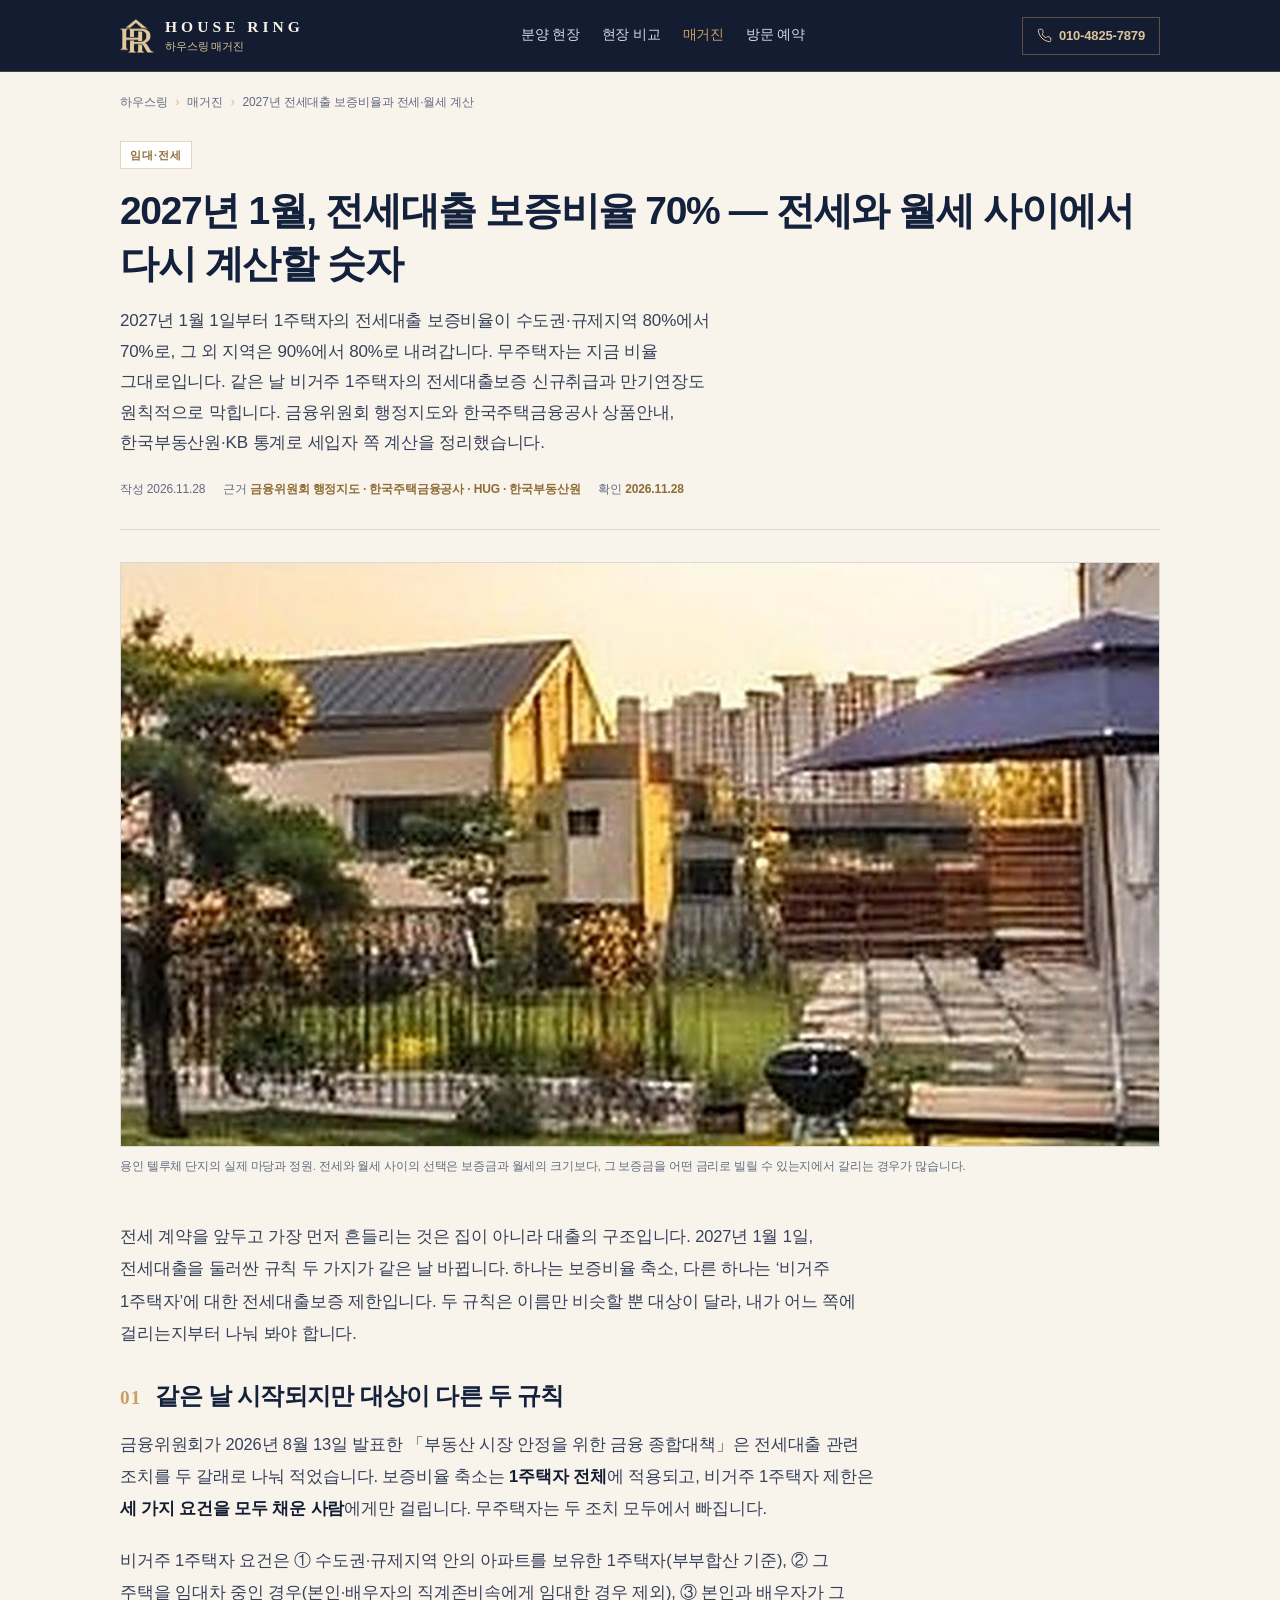
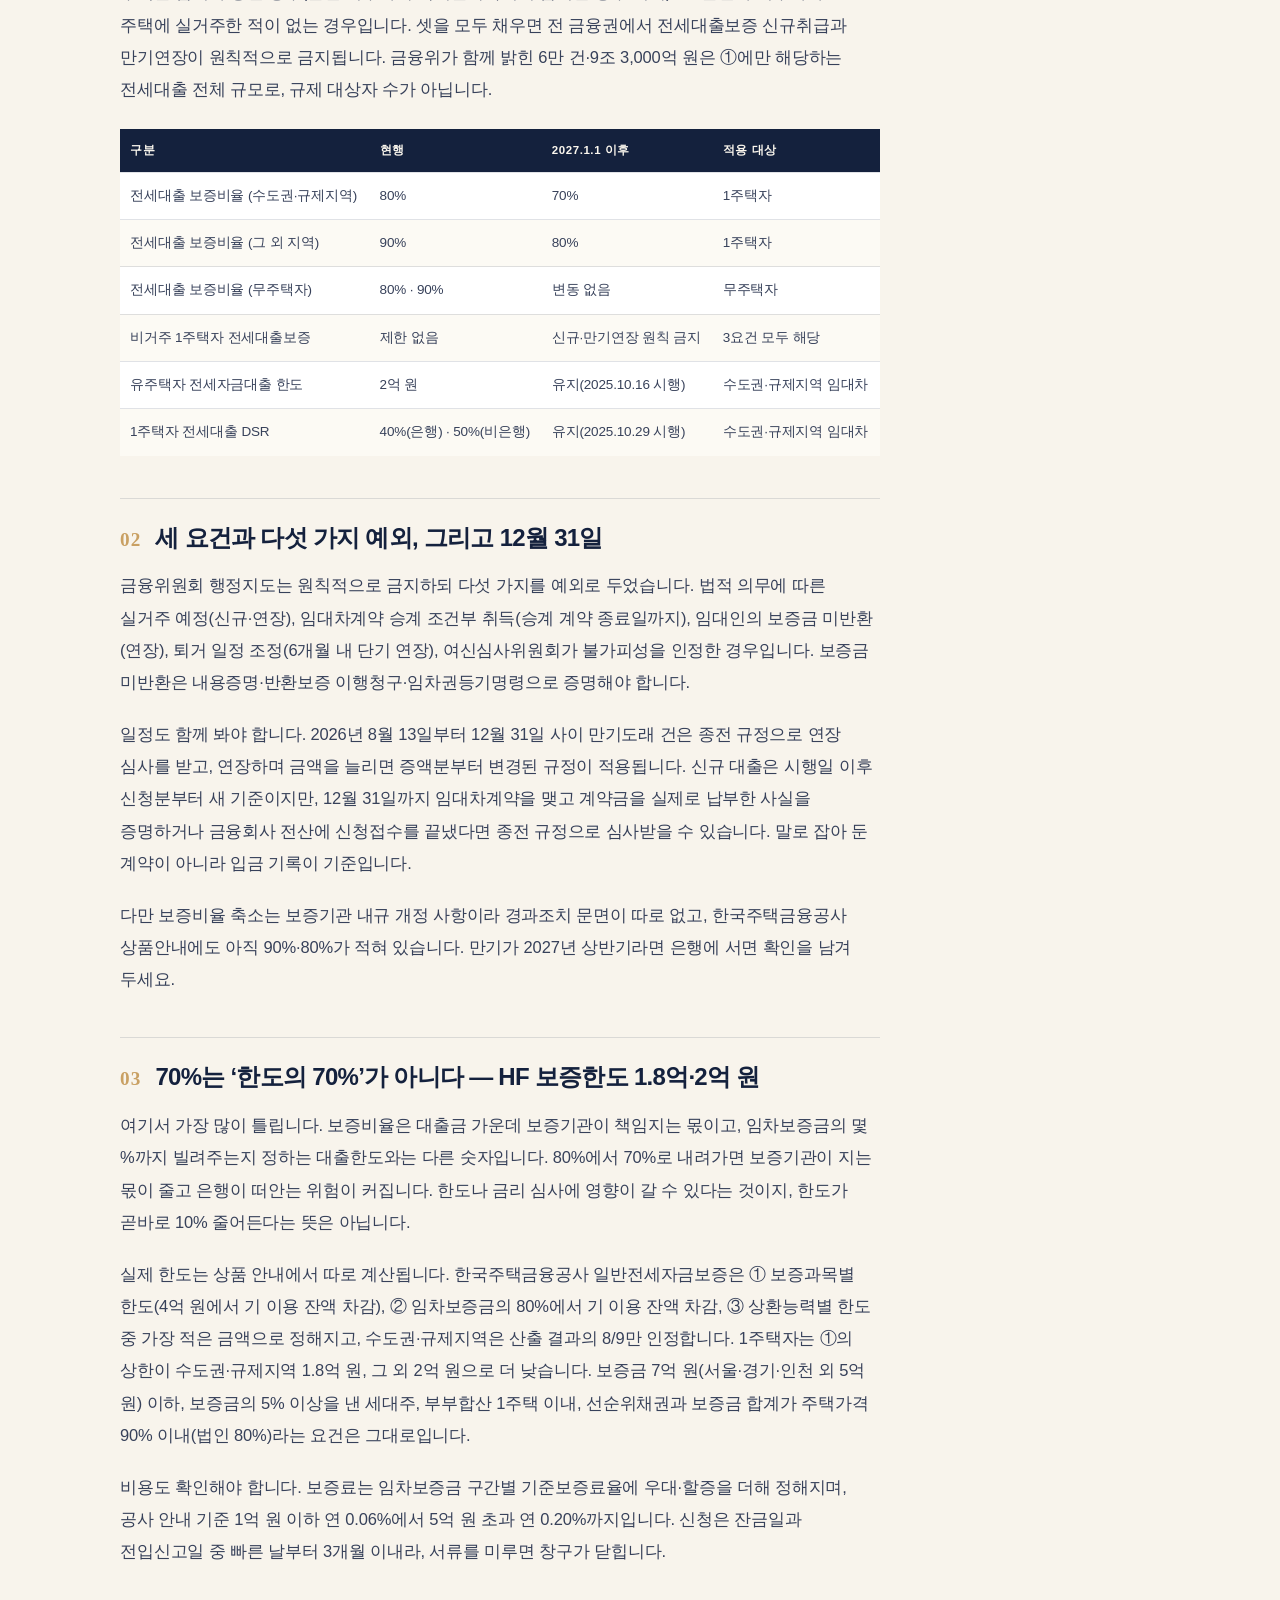
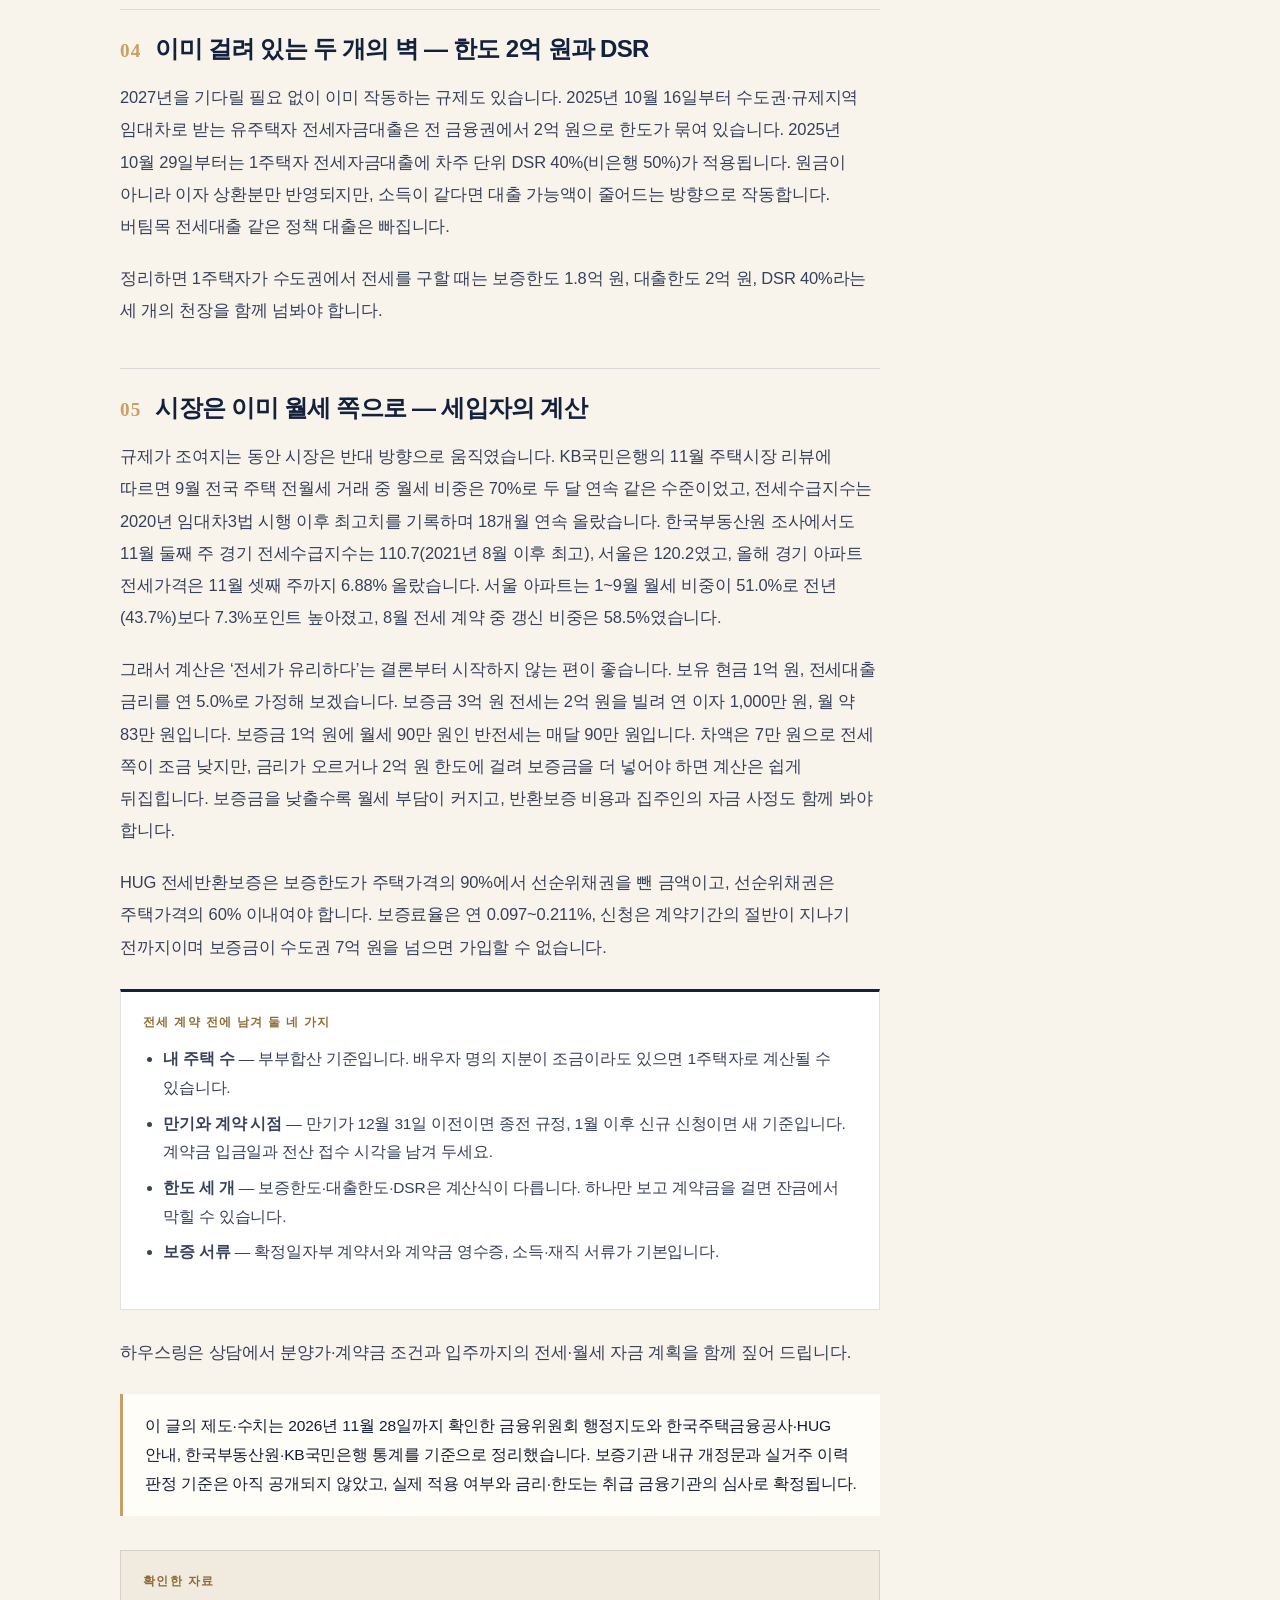
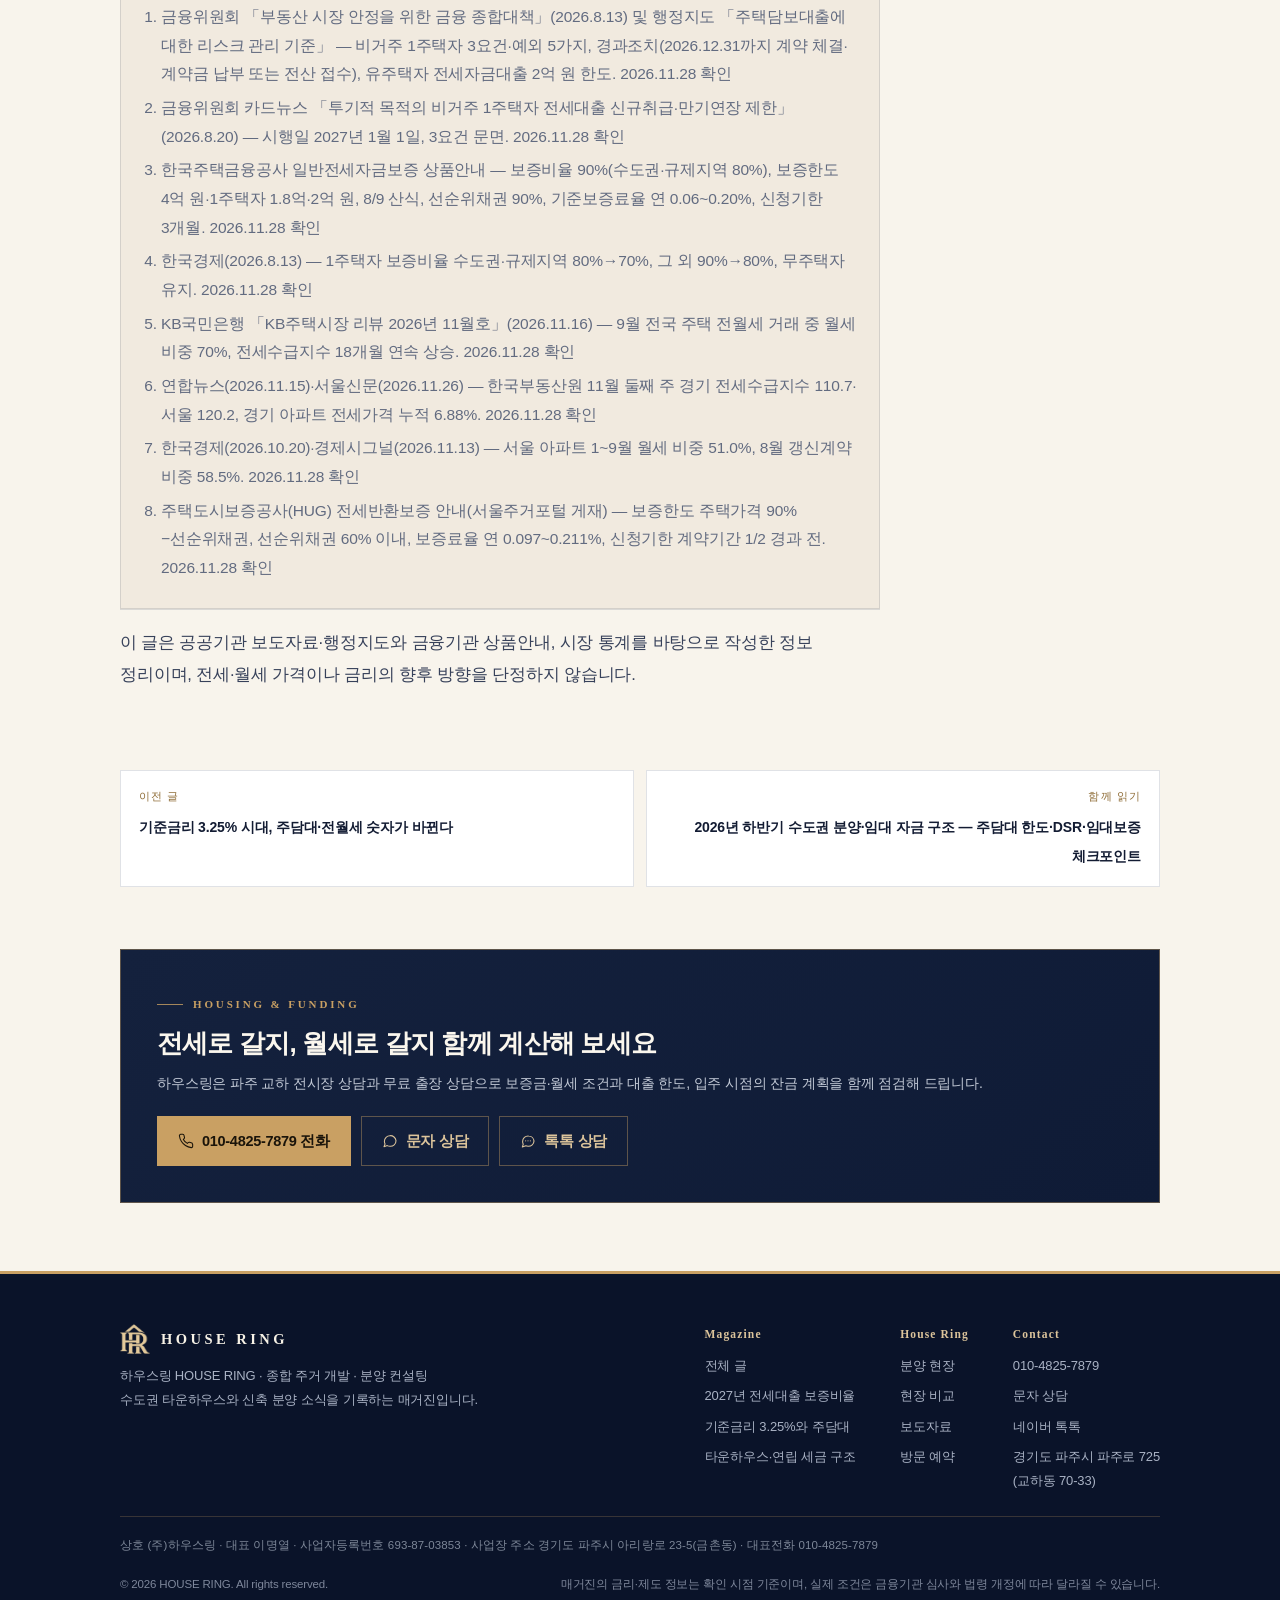
<file: magazine/jeonse-loan-ratio-2027/index.html>
<!DOCTYPE html>
<html lang="ko">
<head>
<meta charset="utf-8">
<!-- Google Analytics 4 (gtag.js) -->
<script async src="https://www.googletagmanager.com/gtag/js?id=G-CTBEJHS4K2"></script>
<script>
  window.dataLayer = window.dataLayer || [];
  function gtag(){dataLayer.push(arguments);}
  gtag('js', new Date());
  gtag('config', 'G-CTBEJHS4K2');
</script>
<meta name="viewport" content="width=device-width, initial-scale=1">
<title>2027년 1월, 전세대출 보증비율 70% — 전세와 월세 사이에서 다시 계산할 숫자 | 하우스링 매거진</title>
<meta name="description" content="2027년 1월 1일부터 1주택자의 전세대출 보증비율이 수도권·규제지역 80%에서 70%로, 그 외 지역은 90%에서 80%로 내려갑니다. 무주택자는 그대로입니다. 한국주택금융공사 보증한도 1.8억·2억 원과 금융위원회 행정지도, 한국부동산원·KB 통계로 세입자의 전세·월세 계산을 정리했습니다.">
<meta name="keywords" content="전세대출 보증비율 70%, 2027년 1월 1일 전세대출, 비거주 1주택자 전세대출 제한, HF 일반전세자금보증 보증한도, 전세자금대출 한도 2억 원, 전세대출 DSR 40%, 전세보증금반환보증 HUG, 월세 전환, 하우스링 매거진">
<meta name="robots" content="index, follow">
<link rel="canonical" href="https://housering.co.kr/magazine/jeonse-loan-ratio-2027/">
<meta name="theme-color" content="#14213D">

<meta property="og:type" content="article">
<meta property="og:site_name" content="하우스링 HOUSE RING">
<meta property="og:locale" content="ko_KR">
<meta property="og:url" content="https://housering.co.kr/magazine/jeonse-loan-ratio-2027/">
<meta property="og:title" content="2027년 1월, 전세대출 보증비율 70% — 전세와 월세 사이에서 다시 계산할 숫자">
<meta property="og:description" content="1주택자 전세대출 보증비율이 80%에서 70%로 내려갑니다. 보증비율은 한도 계수가 아니라는 점, HF 보증한도 1.8억·2억 원, 이미 걸려 있는 2억 원 한도와 DSR 40%까지 정리했습니다.">
<meta property="og:image" content="https://housering.co.kr/assets/photos/teluce.jpg">
<meta property="og:image:width" content="1400">
<meta property="og:image:height" content="600">
<meta property="og:image:alt" content="용인 텔루체 단지의 실제 마당과 정원">
<meta property="article:published_time" content="2026-11-28T08:10:00+09:00">
<meta property="article:modified_time" content="2026-11-28T08:10:00+09:00">
<meta property="article:section" content="임대·전세">
<meta name="twitter:card" content="summary_large_image">
<meta name="twitter:title" content="2027년 1월, 전세대출 보증비율 70% — 전세와 월세 사이에서 다시 계산할 숫자">
<meta name="twitter:description" content="1주택자 전세대출 보증비율 80%→70%, 비거주 1주택자 보증 제한, HF 보증한도 1.8억·2억 원. 세입자 쪽 숫자를 정리했습니다.">
<meta name="twitter:image" content="https://housering.co.kr/assets/photos/teluce.jpg">

<link rel="icon" href="/assets/logo-mark-navy.png">
<link rel="stylesheet" href="/magazine/assets/magazine.css?v=20261124a">
<script type="application/ld+json">
{
  "@context": "https://schema.org",
  "@type": "Article",
  "headline": "2027년 1월, 전세대출 보증비율 70% — 전세와 월세 사이에서 다시 계산할 숫자",
  "description": "2027년 1월 1일 시행되는 1주택자 전세대출 보증비율 축소(수도권·규제지역 80%→70%, 그 외 90%→80%)와 비거주 1주택자 전세대출보증 제한을 금융위원회 행정지도·한국주택금융공사 상품안내로 정리하고, 전세와 월세의 주거비 계산을 비교했습니다.",
  "image": ["https://housering.co.kr/assets/photos/teluce.jpg"],
  "datePublished": "2026-11-28T08:10:00+09:00",
  "dateModified": "2026-11-28T08:10:00+09:00",
  "inLanguage": "ko-KR",
  "articleSection": "임대·전세",
  "author": { "@type": "Organization", "name": "하우스링 HOUSE RING", "url": "https://housering.co.kr/" },
  "publisher": {
    "@type": "Organization",
    "name": "하우스링 HOUSE RING",
    "url": "https://housering.co.kr/",
    "telephone": "+82-10-4825-7879"
  },
  "mainEntityOfPage": { "@type": "WebPage", "@id": "https://housering.co.kr/magazine/jeonse-loan-ratio-2027/" }
}
</script>
<script type="application/ld+json">
{
  "@context": "https://schema.org",
  "@type": "BreadcrumbList",
  "itemListElement": [
    { "@type": "ListItem", "position": 1, "name": "하우스링", "item": "https://housering.co.kr/" },
    { "@type": "ListItem", "position": 2, "name": "매거진", "item": "https://housering.co.kr/magazine/" },
    { "@type": "ListItem", "position": 3, "name": "2027년 전세대출 보증비율과 전세·월세 계산", "item": "https://housering.co.kr/magazine/jeonse-loan-ratio-2027/" }
  ]
}
</script>
</head>
<body>
<a class="skip" href="#article">본문 바로가기</a>

<svg width="0" height="0" style="position:absolute" aria-hidden="true" focusable="false"><defs>
<symbol id="i-phone" viewBox="0 0 24 24" fill="none" stroke="currentColor" stroke-width="1.6" stroke-linecap="round" stroke-linejoin="round"><path d="M22 16.9v3a2 2 0 0 1-2.2 2 19.8 19.8 0 0 1-8.6-3.1 19.5 19.5 0 0 1-6-6A19.8 19.8 0 0 1 2.1 4.2 2 2 0 0 1 4.1 2h3a2 2 0 0 1 2 1.7c.1.9.3 1.8.6 2.6a2 2 0 0 1-.5 2.1L8 9.6a16 16 0 0 0 6 6l1.2-1.2a2 2 0 0 1 2.1-.5c.8.3 1.7.5 2.6.6a2 2 0 0 1 1.7 2z"/></symbol>
<symbol id="i-sms" viewBox="0 0 24 24" fill="none" stroke="currentColor" stroke-width="1.6" stroke-linecap="round" stroke-linejoin="round"><path d="M21 11.5a8.4 8.4 0 0 1-9 8.4 8.9 8.9 0 0 1-4.1-1L3 20.5l1.6-4a8.4 8.4 0 0 1-1-4.1 8.4 8.4 0 0 1 8.5-8.4 8.5 8.5 0 0 1 8.9 7.5z"/></symbol>
<symbol id="i-chat" viewBox="0 0 24 24" fill="none" stroke="currentColor" stroke-width="1.6" stroke-linecap="round" stroke-linejoin="round"><path d="M21 11.5a8.4 8.4 0 0 1-9 8.4 9.7 9.7 0 0 1-3.3-.6L3.5 21l1.4-4.3a8.1 8.1 0 0 1-1-3.9 8.4 8.4 0 0 1 9-8.4 8.4 8.4 0 0 1 8.1 8.1z"/><path d="M8.5 11.8h.01M12 11.8h.01M15.5 11.8h.01"/></symbol>
<symbol id="i-arrow" viewBox="0 0 24 24" fill="none" stroke="currentColor" stroke-width="1.7" stroke-linecap="round" stroke-linejoin="round"><path d="M5 12h14M13 6l6 6-6 6"/></symbol>
</defs></svg>

<header class="mag-header">
  <div class="wrap">
    <a class="mag-brand" href="/" aria-label="하우스링 메인 페이지">
      <img class="mark" src="/assets/logo-mark-gold.png" alt="하우스링 HOUSE RING 로고" width="34" height="34">
      <span class="txt"><b>HOUSE RING</b><i>하우스링 매거진</i></span>
    </a>
    <nav class="mag-nav" aria-label="주요 메뉴">
      <a href="/#properties">분양 현장</a>
      <a href="/#compare">현장 비교</a>
      <a class="is-now" href="/magazine/">매거진</a>
      <a href="/#booking">방문 예약</a>
    </nav>
    <div class="mag-head-actions">
      <a class="mag-phone" href="tel:+821048257879"><svg aria-hidden="true"><use href="#i-phone"/></svg><span>010-4825-7879</span></a>
    </div>
  </div>
</header>

<main id="article">
  <div class="wrap">
    <nav class="crumb" aria-label="위치">
      <ol>
        <li><a href="/">하우스링</a></li>
        <li><a href="/magazine/">매거진</a></li>
        <li>2027년 전세대출 보증비율과 전세·월세 계산</li>
      </ol>
    </nav>
  </div>

  <article>
    <div class="wrap">
      <header class="article-head">
        <span class="chip">임대·전세</span>
        <h1>2027년 1월, 전세대출 보증비율 70% — 전세와 월세 사이에서 다시 계산할 숫자</h1>
        <p class="sub">2027년 1월 1일부터 1주택자의 전세대출 보증비율이 수도권·규제지역 80%에서 70%로, 그 외 지역은 90%에서 80%로 내려갑니다. 무주택자는 지금 비율 그대로입니다. 같은 날 비거주 1주택자의 전세대출보증 신규취급과 만기연장도 원칙적으로 막힙니다. 금융위원회 행정지도와 한국주택금융공사 상품안내, 한국부동산원·KB 통계로 세입자 쪽 계산을 정리했습니다.</p>
        <div class="article-meta">
          <span>작성 <time datetime="2026-11-28">2026.11.28</time></span>
          <span>근거 <b>금융위원회 행정지도 · 한국주택금융공사 · HUG · 한국부동산원</b></span>
          <span>확인 <b>2026.11.28</b></span>
        </div>
      </header>

      <div class="article-hero">
        <figure>
          <img src="/assets/photos/teluce.jpg" alt="용인 텔루체 단지의 실제 마당과 정원" width="1400" height="600">
          <figcaption>용인 텔루체 단지의 실제 마당과 정원. 전세와 월세 사이의 선택은 보증금과 월세의 크기보다, 그 보증금을 어떤 금리로 빌릴 수 있는지에서 갈리는 경우가 많습니다.</figcaption>
        </figure>
      </div>

      <div class="article-body">
        <p>전세 계약을 앞두고 가장 먼저 흔들리는 것은 집이 아니라 대출의 구조입니다. 2027년 1월 1일, 전세대출을 둘러싼 규칙 두 가지가 같은 날 바뀝니다. 하나는 보증비율 축소, 다른 하나는 ‘비거주 1주택자’에 대한 전세대출보증 제한입니다. 두 규칙은 이름만 비슷할 뿐 대상이 달라, 내가 어느 쪽에 걸리는지부터 나눠 봐야 합니다.</p>

        <h2><span class="num">01</span> 같은 날 시작되지만 대상이 다른 두 규칙</h2>
        <p>금융위원회가 2026년 8월 13일 발표한 「부동산 시장 안정을 위한 금융 종합대책」은 전세대출 관련 조치를 두 갈래로 나눠 적었습니다. 보증비율 축소는 <strong>1주택자 전체</strong>에 적용되고, 비거주 1주택자 제한은 <strong>세 가지 요건을 모두 채운 사람</strong>에게만 걸립니다. 무주택자는 두 조치 모두에서 빠집니다.</p>
        <p>비거주 1주택자 요건은 ① 수도권·규제지역 안의 아파트를 보유한 1주택자(부부합산 기준), ② 그 주택을 임대차 중인 경우(본인·배우자의 직계존비속에게 임대한 경우 제외), ③ 본인과 배우자가 그 주택에 실거주한 적이 없는 경우입니다. 셋을 모두 채우면 전 금융권에서 전세대출보증 신규취급과 만기연장이 원칙적으로 금지됩니다. 금융위가 함께 밝힌 6만 건·9조 3,000억 원은 ①에만 해당하는 전세대출 전체 규모로, 규제 대상자 수가 아닙니다.</p>

        <div class="tablewrap">
          <table class="price">
            <caption class="skip">2027년 1월 1일 전세대출 관련 제도 변경 요약</caption>
            <thead>
              <tr><th scope="col">구분</th><th scope="col">현행</th><th scope="col">2027.1.1 이후</th><th scope="col">적용 대상</th></tr>
            </thead>
            <tbody>
              <tr><td>전세대출 보증비율 (수도권·규제지역)</td><td>80%</td><td>70%</td><td>1주택자</td></tr>
              <tr><td>전세대출 보증비율 (그 외 지역)</td><td>90%</td><td>80%</td><td>1주택자</td></tr>
              <tr><td>전세대출 보증비율 (무주택자)</td><td>80% · 90%</td><td>변동 없음</td><td>무주택자</td></tr>
              <tr><td>비거주 1주택자 전세대출보증</td><td>제한 없음</td><td>신규·만기연장 원칙 금지</td><td>3요건 모두 해당</td></tr>
              <tr><td>유주택자 전세자금대출 한도</td><td>2억 원</td><td>유지(2025.10.16 시행)</td><td>수도권·규제지역 임대차</td></tr>
              <tr><td>1주택자 전세대출 DSR</td><td>40%(은행) · 50%(비은행)</td><td>유지(2025.10.29 시행)</td><td>수도권·규제지역 임대차</td></tr>
            </tbody>
          </table>
        </div>

        <h2><span class="num">02</span> 세 요건과 다섯 가지 예외, 그리고 12월 31일</h2>
        <p>금융위원회 행정지도는 원칙적으로 금지하되 다섯 가지를 예외로 두었습니다. 법적 의무에 따른 실거주 예정(신규·연장), 임대차계약 승계 조건부 취득(승계 계약 종료일까지), 임대인의 보증금 미반환(연장), 퇴거 일정 조정(6개월 내 단기 연장), 여신심사위원회가 불가피성을 인정한 경우입니다. 보증금 미반환은 내용증명·반환보증 이행청구·임차권등기명령으로 증명해야 합니다.</p>
        <p>일정도 함께 봐야 합니다. 2026년 8월 13일부터 12월 31일 사이 만기도래 건은 종전 규정으로 연장 심사를 받고, 연장하며 금액을 늘리면 증액분부터 변경된 규정이 적용됩니다. 신규 대출은 시행일 이후 신청분부터 새 기준이지만, 12월 31일까지 임대차계약을 맺고 계약금을 실제로 납부한 사실을 증명하거나 금융회사 전산에 신청접수를 끝냈다면 종전 규정으로 심사받을 수 있습니다. 말로 잡아 둔 계약이 아니라 입금 기록이 기준입니다.</p>
        <p>다만 보증비율 축소는 보증기관 내규 개정 사항이라 경과조치 문면이 따로 없고, 한국주택금융공사 상품안내에도 아직 90%·80%가 적혀 있습니다. 만기가 2027년 상반기라면 은행에 서면 확인을 남겨 두세요.</p>

        <h2><span class="num">03</span> 70%는 ‘한도의 70%’가 아니다 — HF 보증한도 1.8억·2억 원</h2>
        <p>여기서 가장 많이 틀립니다. 보증비율은 대출금 가운데 보증기관이 책임지는 몫이고, 임차보증금의 몇 %까지 빌려주는지 정하는 대출한도와는 다른 숫자입니다. 80%에서 70%로 내려가면 보증기관이 지는 몫이 줄고 은행이 떠안는 위험이 커집니다. 한도나 금리 심사에 영향이 갈 수 있다는 것이지, 한도가 곧바로 10% 줄어든다는 뜻은 아닙니다.</p>
        <p>실제 한도는 상품 안내에서 따로 계산됩니다. 한국주택금융공사 일반전세자금보증은 ① 보증과목별 한도(4억 원에서 기 이용 잔액 차감), ② 임차보증금의 80%에서 기 이용 잔액 차감, ③ 상환능력별 한도 중 가장 적은 금액으로 정해지고, 수도권·규제지역은 산출 결과의 8/9만 인정합니다. 1주택자는 ①의 상한이 수도권·규제지역 1.8억 원, 그 외 2억 원으로 더 낮습니다. 보증금 7억 원(서울·경기·인천 외 5억 원) 이하, 보증금의 5% 이상을 낸 세대주, 부부합산 1주택 이내, 선순위채권과 보증금 합계가 주택가격 90% 이내(법인 80%)라는 요건은 그대로입니다.</p>
        <p>비용도 확인해야 합니다. 보증료는 임차보증금 구간별 기준보증료율에 우대·할증을 더해 정해지며, 공사 안내 기준 1억 원 이하 연 0.06%에서 5억 원 초과 연 0.20%까지입니다. 신청은 잔금일과 전입신고일 중 빠른 날부터 3개월 이내라, 서류를 미루면 창구가 닫힙니다.</p>

        <h2><span class="num">04</span> 이미 걸려 있는 두 개의 벽 — 한도 2억 원과 DSR</h2>
        <p>2027년을 기다릴 필요 없이 이미 작동하는 규제도 있습니다. 2025년 10월 16일부터 수도권·규제지역 임대차로 받는 유주택자 전세자금대출은 전 금융권에서 2억 원으로 한도가 묶여 있습니다. 2025년 10월 29일부터는 1주택자 전세자금대출에 차주 단위 DSR 40%(비은행 50%)가 적용됩니다. 원금이 아니라 이자 상환분만 반영되지만, 소득이 같다면 대출 가능액이 줄어드는 방향으로 작동합니다. 버팀목 전세대출 같은 정책 대출은 빠집니다.</p>
        <p>정리하면 1주택자가 수도권에서 전세를 구할 때는 보증한도 1.8억 원, 대출한도 2억 원, DSR 40%라는 세 개의 천장을 함께 넘봐야 합니다.</p>

        <h2><span class="num">05</span> 시장은 이미 월세 쪽으로 — 세입자의 계산</h2>
        <p>규제가 조여지는 동안 시장은 반대 방향으로 움직였습니다. KB국민은행의 11월 주택시장 리뷰에 따르면 9월 전국 주택 전월세 거래 중 월세 비중은 70%로 두 달 연속 같은 수준이었고, 전세수급지수는 2020년 임대차3법 시행 이후 최고치를 기록하며 18개월 연속 올랐습니다. 한국부동산원 조사에서도 11월 둘째 주 경기 전세수급지수는 110.7(2021년 8월 이후 최고), 서울은 120.2였고, 올해 경기 아파트 전세가격은 11월 셋째 주까지 6.88% 올랐습니다. 서울 아파트는 1~9월 월세 비중이 51.0%로 전년(43.7%)보다 7.3%포인트 높아졌고, 8월 전세 계약 중 갱신 비중은 58.5%였습니다.</p>
        <p>그래서 계산은 ‘전세가 유리하다’는 결론부터 시작하지 않는 편이 좋습니다. 보유 현금 1억 원, 전세대출 금리를 연 5.0%로 가정해 보겠습니다. 보증금 3억 원 전세는 2억 원을 빌려 연 이자 1,000만 원, 월 약 83만 원입니다. 보증금 1억 원에 월세 90만 원인 반전세는 매달 90만 원입니다. 차액은 7만 원으로 전세 쪽이 조금 낮지만, 금리가 오르거나 2억 원 한도에 걸려 보증금을 더 넣어야 하면 계산은 쉽게 뒤집힙니다. 보증금을 낮출수록 월세 부담이 커지고, 반환보증 비용과 집주인의 자금 사정도 함께 봐야 합니다.</p>
        <p>HUG 전세반환보증은 보증한도가 주택가격의 90%에서 선순위채권을 뺀 금액이고, 선순위채권은 주택가격의 60% 이내여야 합니다. 보증료율은 연 0.097~0.211%, 신청은 계약기간의 절반이 지나기 전까지이며 보증금이 수도권 7억 원을 넘으면 가입할 수 없습니다.</p>

        <div class="factbox">
          <h3>전세 계약 전에 남겨 둘 네 가지</h3>
          <ul>
            <li><b>내 주택 수</b> — 부부합산 기준입니다. 배우자 명의 지분이 조금이라도 있으면 1주택자로 계산될 수 있습니다.</li>
            <li><b>만기와 계약 시점</b> — 만기가 12월 31일 이전이면 종전 규정, 1월 이후 신규 신청이면 새 기준입니다. 계약금 입금일과 전산 접수 시각을 남겨 두세요.</li>
            <li><b>한도 세 개</b> — 보증한도·대출한도·DSR은 계산식이 다릅니다. 하나만 보고 계약금을 걸면 잔금에서 막힐 수 있습니다.</li>
            <li><b>보증 서류</b> — 확정일자부 계약서와 계약금 영수증, 소득·재직 서류가 기본입니다.</li>
          </ul>
        </div>

        <p>하우스링은 상담에서 분양가·계약금 조건과 입주까지의 전세·월세 자금 계획을 함께 짚어 드립니다.</p>

        <blockquote>이 글의 제도·수치는 2026년 11월 28일까지 확인한 금융위원회 행정지도와 한국주택금융공사·HUG 안내, 한국부동산원·KB국민은행 통계를 기준으로 정리했습니다. 보증기관 내규 개정문과 실거주 이력 판정 기준은 아직 공개되지 않았고, 실제 적용 여부와 금리·한도는 취급 금융기관의 심사로 확정됩니다.</blockquote>

        <div class="sources">
          <h3>확인한 자료</h3>
          <ol>
            <li>금융위원회 「부동산 시장 안정을 위한 금융 종합대책」(2026.8.13) 및 행정지도 「주택담보대출에 대한 리스크 관리 기준」 — 비거주 1주택자 3요건·예외 5가지, 경과조치(2026.12.31까지 계약 체결·계약금 납부 또는 전산 접수), 유주택자 전세자금대출 2억 원 한도. 2026.11.28 확인</li>
            <li>금융위원회 카드뉴스 「투기적 목적의 비거주 1주택자 전세대출 신규취급·만기연장 제한」(2026.8.20) — 시행일 2027년 1월 1일, 3요건 문면. 2026.11.28 확인</li>
            <li>한국주택금융공사 일반전세자금보증 상품안내 — 보증비율 90%(수도권·규제지역 80%), 보증한도 4억 원·1주택자 1.8억·2억 원, 8/9 산식, 선순위채권 90%, 기준보증료율 연 0.06~0.20%, 신청기한 3개월. 2026.11.28 확인</li>
            <li>한국경제(2026.8.13) — 1주택자 보증비율 수도권·규제지역 80%→70%, 그 외 90%→80%, 무주택자 유지. 2026.11.28 확인</li>
            <li>KB국민은행 「KB주택시장 리뷰 2026년 11월호」(2026.11.16) — 9월 전국 주택 전월세 거래 중 월세 비중 70%, 전세수급지수 18개월 연속 상승. 2026.11.28 확인</li>
            <li>연합뉴스(2026.11.15)·서울신문(2026.11.26) — 한국부동산원 11월 둘째 주 경기 전세수급지수 110.7·서울 120.2, 경기 아파트 전세가격 누적 6.88%. 2026.11.28 확인</li>
            <li>한국경제(2026.10.20)·경제시그널(2026.11.13) — 서울 아파트 1~9월 월세 비중 51.0%, 8월 갱신계약 비중 58.5%. 2026.11.28 확인</li>
            <li>주택도시보증공사(HUG) 전세반환보증 안내(서울주거포털 게재) — 보증한도 주택가격 90%−선순위채권, 선순위채권 60% 이내, 보증료율 연 0.097~0.211%, 신청기한 계약기간 1/2 경과 전. 2026.11.28 확인</li>
          </ol>
        </div>
        <p class="disclaimer">이 글은 공공기관 보도자료·행정지도와 금융기관 상품안내, 시장 통계를 바탕으로 작성한 정보 정리이며, 전세·월세 가격이나 금리의 향후 방향을 단정하지 않습니다.</p>
      </div>
    </div>
  </article>

  <div class="wrap">
    <nav class="pager" aria-label="다른 글">
      <a href="/magazine/rate-hike-325-2026/">
        <small>이전 글</small>
        <b>기준금리 3.25% 시대, 주담대·전월세 숫자가 바뀐다</b>
      </a>
      <a class="next" href="/magazine/capital-area-funding-2026/">
        <small>함께 읽기</small>
        <b>2026년 하반기 수도권 분양·임대 자금 구조 — 주담대 한도·DSR·임대보증 체크포인트</b>
      </a>
    </nav>

    <section class="cta">
      <span class="eyebrow">Housing &amp; Funding</span>
      <h2>전세로 갈지, 월세로 갈지 함께 계산해 보세요</h2>
      <p>하우스링은 파주 교하 전시장 상담과 무료 출장 상담으로 보증금·월세 조건과 대출 한도, 입주 시점의 잔금 계획을 함께 점검해 드립니다.</p>
      <div class="cta-btns">
        <a class="btn btn-gold" href="tel:+821048257879"><svg aria-hidden="true"><use href="#i-phone"/></svg>010-4825-7879 전화</a>
        <a class="btn btn-line" href="sms:+821048257879"><svg aria-hidden="true"><use href="#i-sms"/></svg>문자 상담</a>
        <a class="btn btn-line" href="https://talk.naver.com/ct/wfuyhez" target="_blank" rel="noopener"><svg aria-hidden="true"><use href="#i-chat"/></svg>톡톡 상담</a>
      </div>
    </section>
  </div>
</main>

<footer class="mag-footer">
  <div class="wrap">
    <div class="top">
      <div>
        <div class="brandline">
          <img class="mark" src="/assets/logo-mark-gold.png" alt="하우스링 HOUSE RING 로고" width="30" height="30">
          <b>HOUSE RING</b>
        </div>
        <p>하우스링 HOUSE RING · 종합 주거 개발 · 분양 컨설팅<br>수도권 타운하우스와 신축 분양 소식을 기록하는 매거진입니다.</p>
      </div>
      <div class="cols">
        <div>
          <b>Magazine</b>
          <a href="/magazine/">전체 글</a>
          <a href="/magazine/jeonse-loan-ratio-2027/">2027년 전세대출 보증비율</a>
          <a href="/magazine/rate-hike-325-2026/">기준금리 3.25%와 주담대</a>
          <a href="/magazine/townhouse-tax-2027/">타운하우스·연립 세금 구조</a>
        </div>
        <div>
          <b>House Ring</b>
          <a href="/#properties">분양 현장</a>
          <a href="/#compare">현장 비교</a>
          <a href="/#press">보도자료</a>
          <a href="/#booking">방문 예약</a>
        </div>
        <div>
          <b>Contact</b>
          <a href="tel:+821048257879">010-4825-7879</a>
          <a href="sms:+821048257879">문자 상담</a>
          <a href="https://talk.naver.com/ct/wfuyhez" target="_blank" rel="noopener">네이버 톡톡</a>
          <span>경기도 파주시 파주로 725<br>(교하동 70-33)</span>
        </div>
      </div>
    </div>
    <div class="bizline">상호 (주)하우스링 · 대표 이명열 · 사업자등록번호 693-87-03853 · 사업장 주소 경기도 파주시 아리랑로 23-5(금촌동) · 대표전화 010-4825-7879</div>
    <div class="bottom">
      <p>© 2026 HOUSE RING. All rights reserved.</p>
      <p>매거진의 금리·제도 정보는 확인 시점 기준이며, 실제 조건은 금융기관 심사와 법령 개정에 따라 달라질 수 있습니다.</p>
    </div>
  </div>
</footer>

<div class="mobile-bar">
  <a class="btn btn-line" href="sms:+821048257879"><svg aria-hidden="true"><use href="#i-sms"/></svg>문자 상담</a>
  <a class="btn btn-gold" href="tel:+821048257879"><svg aria-hidden="true"><use href="#i-phone"/></svg>전화 상담</a>
</div>

</body>
</html>
</file>
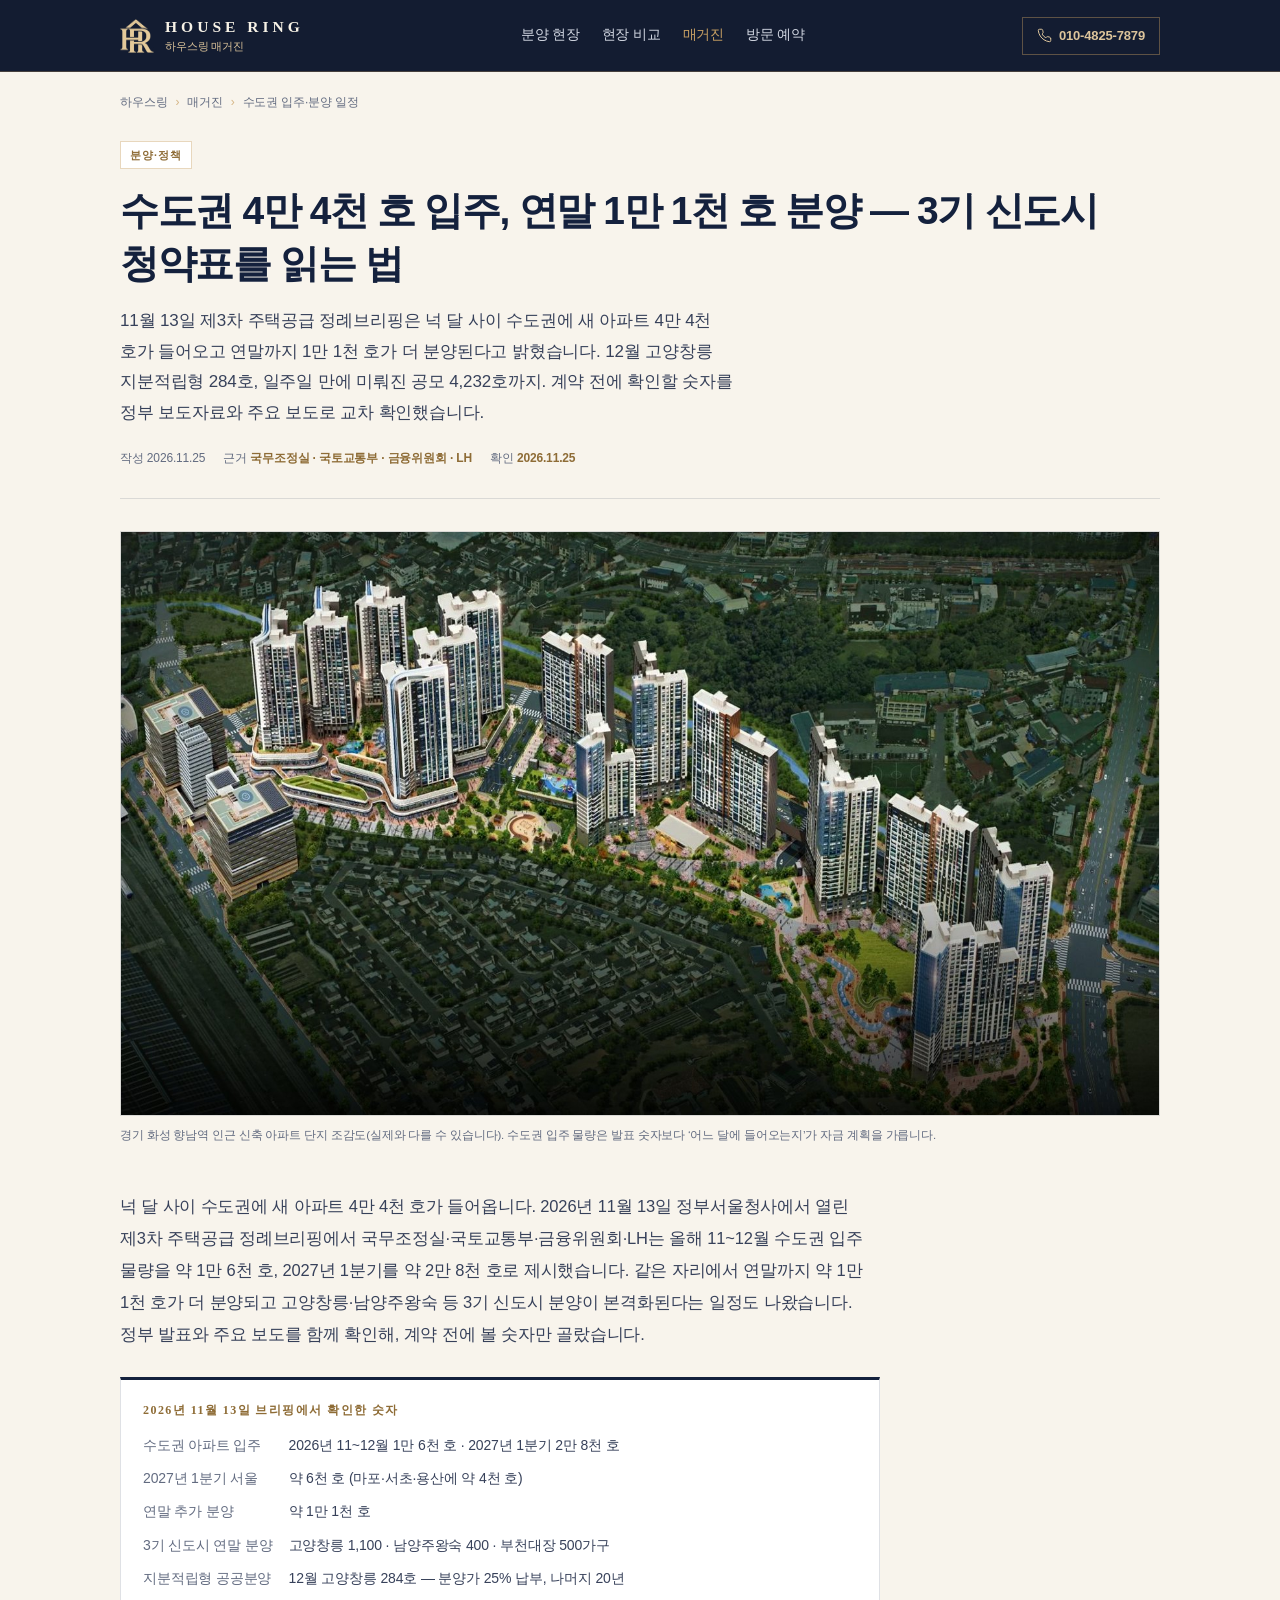
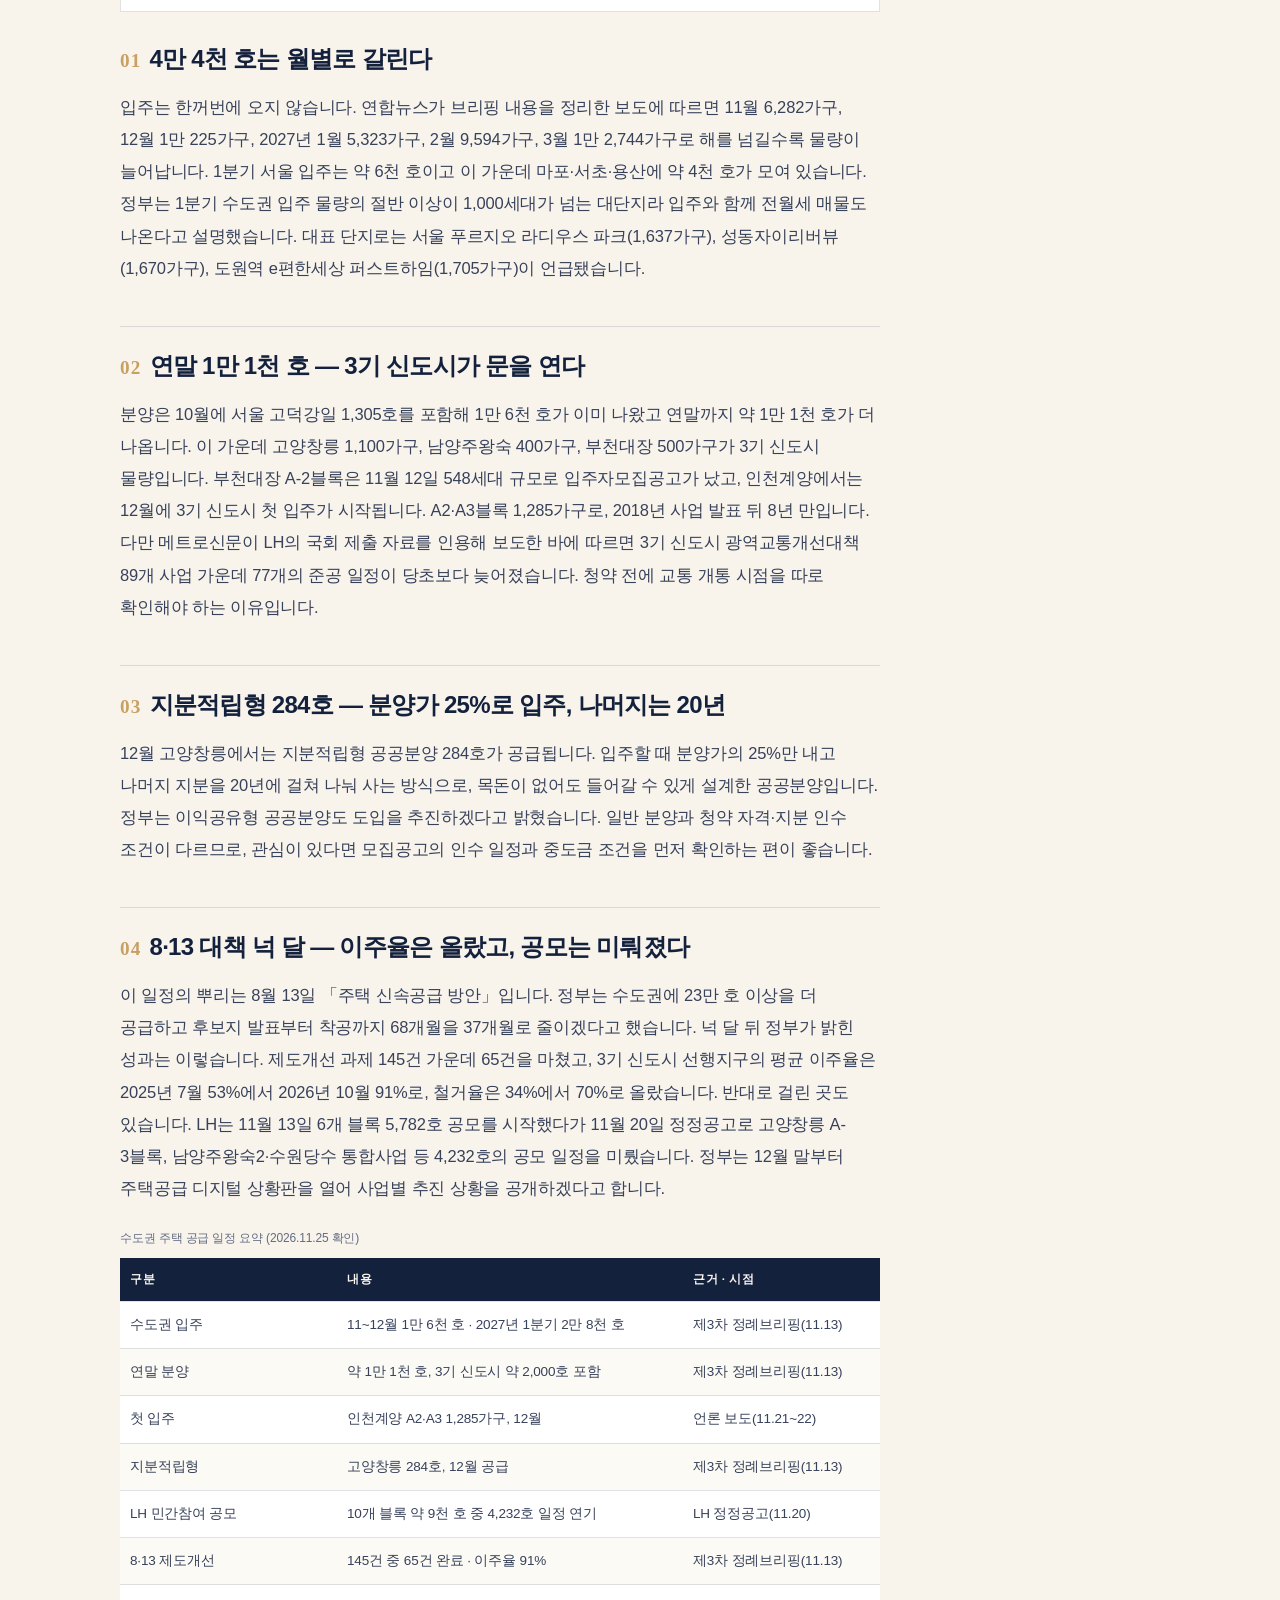
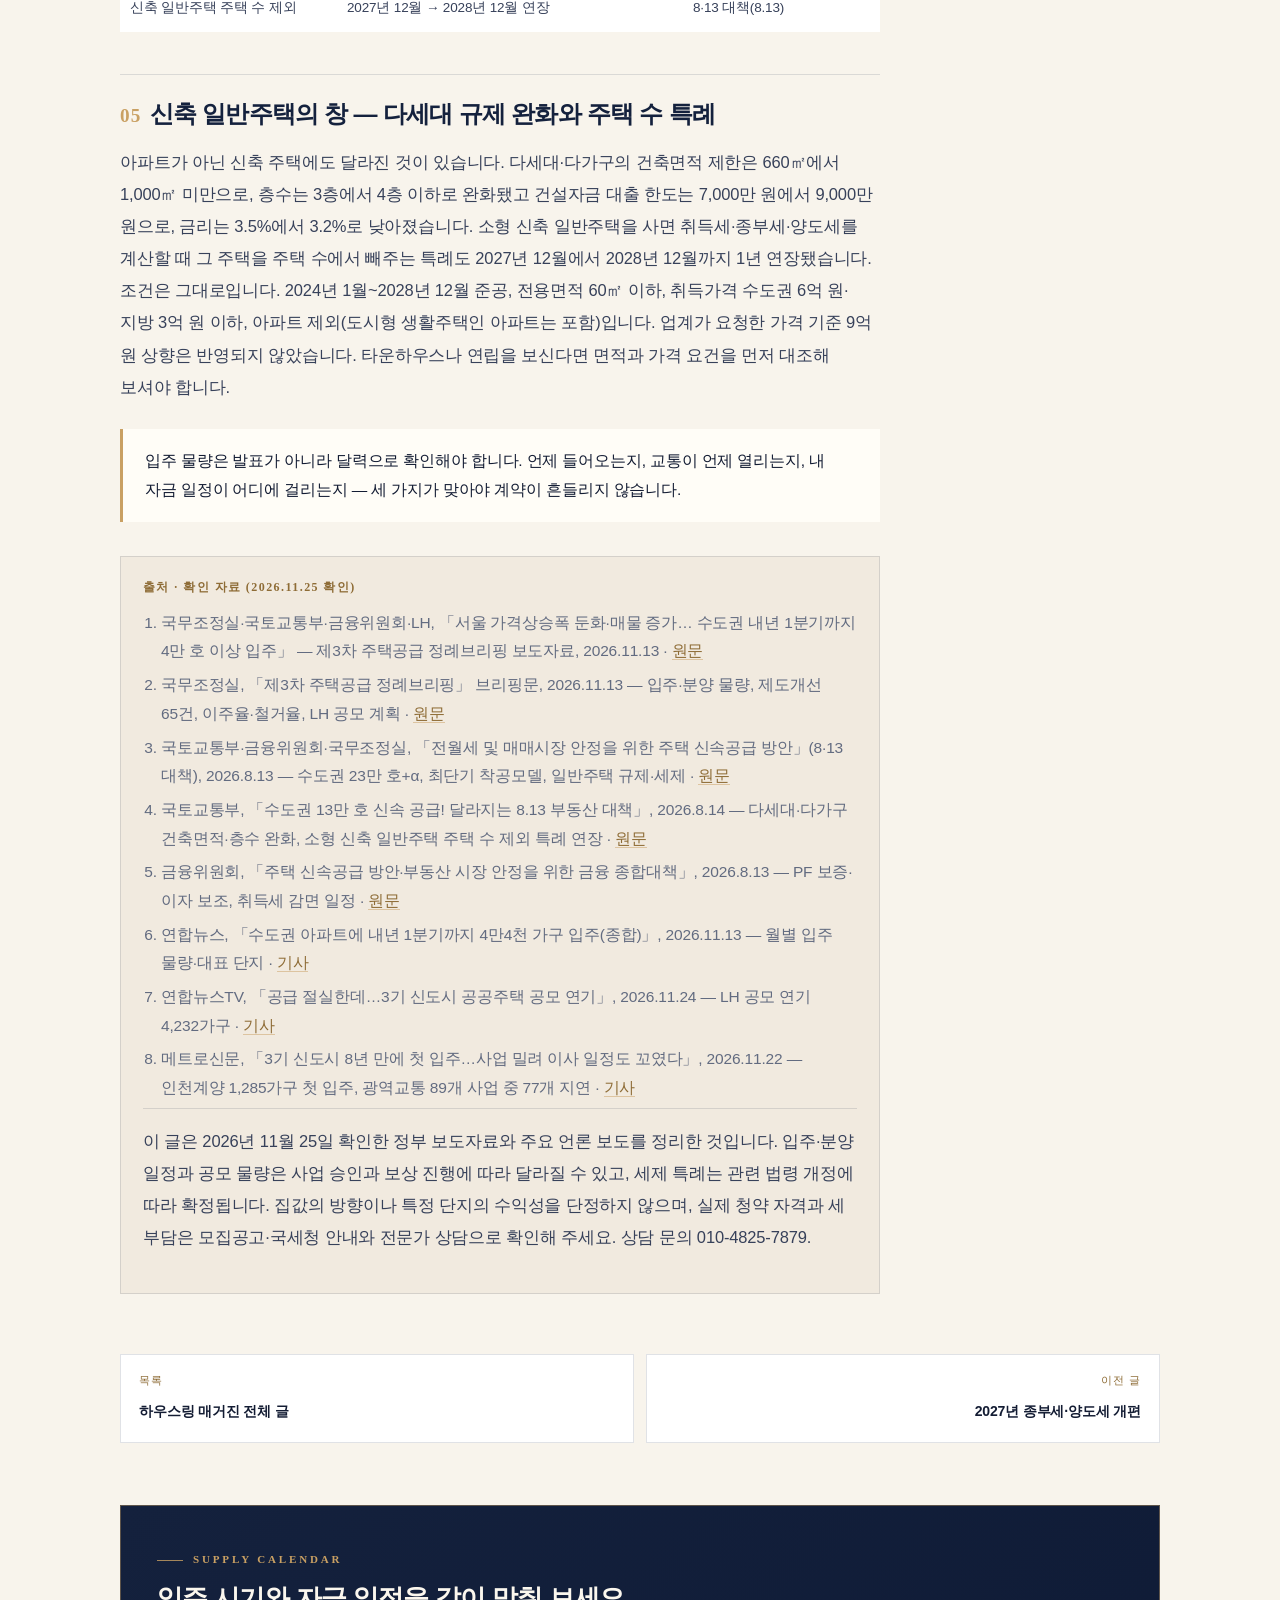
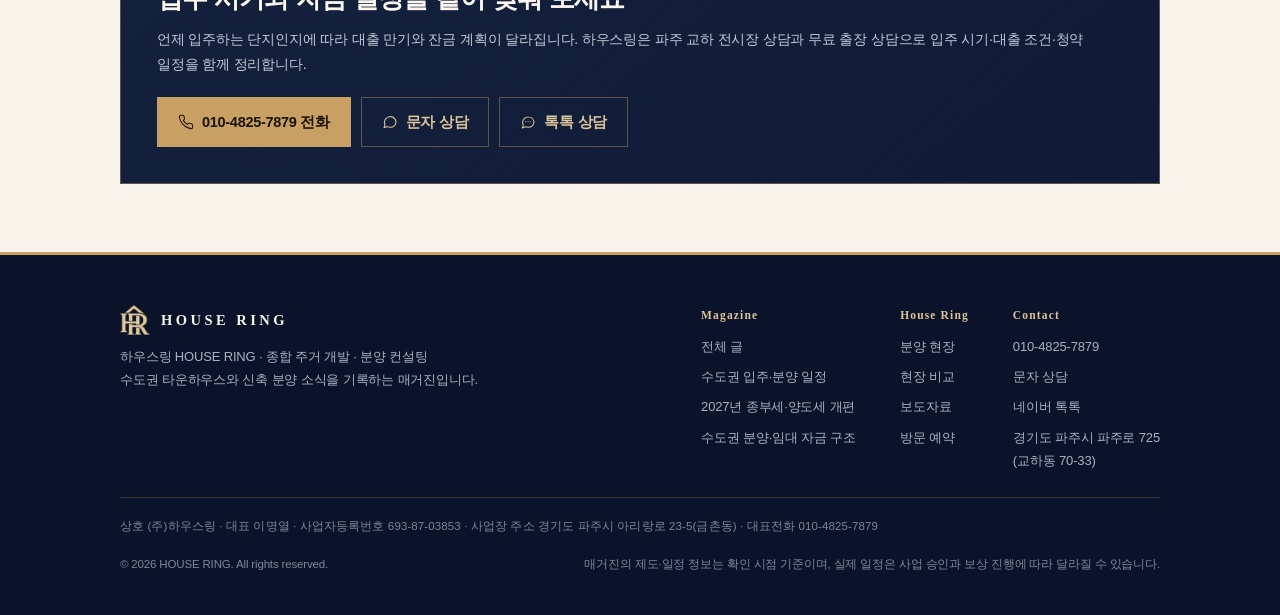
<file: magazine/metro-supply-2026/index.html>
<!DOCTYPE html>
<html lang="ko">
<head>
<meta charset="utf-8">
<!-- Google Analytics 4 (gtag.js) -->
<script async src="https://www.googletagmanager.com/gtag/js?id=G-CTBEJHS4K2"></script>
<script>
  window.dataLayer = window.dataLayer || [];
  function gtag(){dataLayer.push(arguments);}
  gtag('js', new Date());
  gtag('config', 'G-CTBEJHS4K2');
</script>
<meta name="viewport" content="width=device-width, initial-scale=1">
<title>수도권 4만 4천 호 입주, 연말 1만 1천 호 분양 — 3기 신도시 청약표를 읽는 법 | 하우스링 매거진</title>
<meta name="description" content="2026년 11월 13일 제3차 주택공급 정례브리핑은 수도권에 11~12월 1만 6천 호, 2027년 1분기 2만 8천 호 등 4만 4천 호가 입주하고 연말까지 1만 1천 호가 더 분양된다고 밝혔습니다. 고양창릉 지분적립형 284호, 공모가 미뤄진 4,232호, 신축 일반주택 주택 수 특례까지 국토교통부·금융위 보도자료로 확인해 정리했습니다.">
<meta name="keywords" content="수도권 입주 물량, 3기 신도시 분양, 고양창릉 지분적립형, 남양주왕숙, 부천대장, 주택 신속공급 방안, 8·13 대책, LH 민간참여 공공주택 공모, 신축 일반주택 주택수 제외, 다세대 다가구 규제완화, 하우스링 매거진">
<meta name="robots" content="index, follow">
<link rel="canonical" href="https://housering.co.kr/magazine/metro-supply-2026/">
<meta name="theme-color" content="#14213D">

<meta property="og:type" content="article">
<meta property="og:site_name" content="하우스링 HOUSE RING">
<meta property="og:locale" content="ko_KR">
<meta property="og:url" content="https://housering.co.kr/magazine/metro-supply-2026/">
<meta property="og:title" content="수도권 4만 4천 호 입주, 연말 1만 1천 호 분양 — 3기 신도시 청약표를 읽는 법">
<meta property="og:description" content="11~12월 1만 6천 호, 2027년 1분기 2만 8천 호. 고양창릉 지분적립형 284호와 연기된 공모 4,232호까지, 계약 전에 확인할 숫자만 골랐습니다.">
<meta property="og:image" content="https://housering.co.kr/assets/photos/hyangnam.jpg">
<meta property="og:image:width" content="1600">
<meta property="og:image:height" content="900">
<meta property="og:image:alt" content="경기 화성 향남역 인근 신축 아파트 단지 조감도">
<meta property="article:published_time" content="2026-11-25T08:00:00+09:00">
<meta property="article:modified_time" content="2026-11-25T08:00:00+09:00">
<meta property="article:section" content="분양·정책">
<meta name="twitter:card" content="summary_large_image">
<meta name="twitter:title" content="수도권 4만 4천 호 입주, 연말 1만 1천 호 분양">
<meta name="twitter:description" content="11~12월 1만 6천 호, 2027년 1분기 2만 8천 호. 3기 신도시 청약 전에 확인할 숫자 정리.">
<meta name="twitter:image" content="https://housering.co.kr/assets/photos/hyangnam.jpg">

<link rel="icon" href="/assets/logo-mark-navy.png">
<link rel="stylesheet" href="/magazine/assets/magazine.css?v=20261124a">
<script type="application/ld+json">
{
  "@context": "https://schema.org",
  "@type": "Article",
  "headline": "수도권 4만 4천 호 입주, 연말 1만 1천 호 분양 — 3기 신도시 청약표를 읽는 법",
  "description": "2026년 11월 13일 제3차 주택공급 정례브리핑을 기준으로 수도권 입주·분양 물량과 3기 신도시 일정, 8·13 대책의 넉 달 성과와 지연 사례를 정리했습니다.",
  "image": ["https://housering.co.kr/assets/photos/hyangnam.jpg"],
  "datePublished": "2026-11-25T08:00:00+09:00",
  "dateModified": "2026-11-25T08:00:00+09:00",
  "inLanguage": "ko-KR",
  "articleSection": "분양·정책",
  "author": { "@type": "Organization", "name": "하우스링 HOUSE RING", "url": "https://housering.co.kr/" },
  "publisher": {
    "@type": "Organization",
    "name": "하우스링 HOUSE RING",
    "url": "https://housering.co.kr/",
    "telephone": "+82-10-4825-7879"
  },
  "mainEntityOfPage": { "@type": "WebPage", "@id": "https://housering.co.kr/magazine/metro-supply-2026/" }
}
</script>
<script type="application/ld+json">
{
  "@context": "https://schema.org",
  "@type": "BreadcrumbList",
  "itemListElement": [
    { "@type": "ListItem", "position": 1, "name": "하우스링", "item": "https://housering.co.kr/" },
    { "@type": "ListItem", "position": 2, "name": "매거진", "item": "https://housering.co.kr/magazine/" },
    { "@type": "ListItem", "position": 3, "name": "수도권 입주·분양 일정", "item": "https://housering.co.kr/magazine/metro-supply-2026/" }
  ]
}
</script>
</head>
<body>
<a class="skip" href="#article">본문 바로가기</a>

<svg width="0" height="0" style="position:absolute" aria-hidden="true" focusable="false"><defs>
<symbol id="i-phone" viewBox="0 0 24 24" fill="none" stroke="currentColor" stroke-width="1.6" stroke-linecap="round" stroke-linejoin="round"><path d="M22 16.9v3a2 2 0 0 1-2.2 2 19.8 19.8 0 0 1-8.6-3.1 19.5 19.5 0 0 1-6-6A19.8 19.8 0 0 1 2.1 4.2 2 2 0 0 1 4.1 2h3a2 2 0 0 1 2 1.7c.1.9.3 1.8.6 2.6a2 2 0 0 1-.5 2.1L8 9.6a16 16 0 0 0 6 6l1.2-1.2a2 2 0 0 1 2.1-.5c.8.3 1.7.5 2.6.6a2 2 0 0 1 1.7 2z"/></symbol>
<symbol id="i-sms" viewBox="0 0 24 24" fill="none" stroke="currentColor" stroke-width="1.6" stroke-linecap="round" stroke-linejoin="round"><path d="M21 11.5a8.4 8.4 0 0 1-9 8.4 8.9 8.9 0 0 1-4.1-1L3 20.5l1.6-4a8.4 8.4 0 0 1-1-4.1 8.4 8.4 0 0 1 8.5-8.4 8.5 8.5 0 0 1 8.9 7.5z"/></symbol>
<symbol id="i-chat" viewBox="0 0 24 24" fill="none" stroke="currentColor" stroke-width="1.6" stroke-linecap="round" stroke-linejoin="round"><path d="M21 11.5a8.4 8.4 0 0 1-9 8.4 9.7 9.7 0 0 1-3.3-.6L3.5 21l1.4-4.3a8.1 8.1 0 0 1-1-3.9 8.4 8.4 0 0 1 9-8.4 8.4 8.4 0 0 1 8.1 8.1z"/><path d="M8.5 11.8h.01M12 11.8h.01M15.5 11.8h.01"/></symbol>
<symbol id="i-arrow" viewBox="0 0 24 24" fill="none" stroke="currentColor" stroke-width="1.7" stroke-linecap="round" stroke-linejoin="round"><path d="M5 12h14M13 6l6 6-6 6"/></symbol>
</defs></svg>

<header class="mag-header">
  <div class="wrap">
    <a class="mag-brand" href="/" aria-label="하우스링 메인 페이지">
      <img class="mark" src="/assets/logo-mark-gold.png" alt="하우스링 HOUSE RING 로고" width="34" height="34">
      <span class="txt"><b>HOUSE RING</b><i>하우스링 매거진</i></span>
    </a>
    <nav class="mag-nav" aria-label="주요 메뉴">
      <a href="/#properties">분양 현장</a>
      <a href="/#compare">현장 비교</a>
      <a class="is-now" href="/magazine/">매거진</a>
      <a href="/#booking">방문 예약</a>
    </nav>
    <div class="mag-head-actions">
      <a class="mag-phone" href="tel:+821048257879"><svg aria-hidden="true"><use href="#i-phone"/></svg><span>010-4825-7879</span></a>
    </div>
  </div>
</header>

<main id="article">
  <div class="wrap">
    <nav class="crumb" aria-label="위치">
      <ol>
        <li><a href="/">하우스링</a></li>
        <li><a href="/magazine/">매거진</a></li>
        <li>수도권 입주·분양 일정</li>
      </ol>
    </nav>

    <header class="article-head">
      <span class="chip">분양·정책</span>
      <h1>수도권 4만 4천 호 입주, 연말 1만 1천 호 분양 — 3기 신도시 청약표를 읽는 법</h1>
      <p class="sub">11월 13일 제3차 주택공급 정례브리핑은 넉 달 사이 수도권에 새 아파트 4만 4천 호가 들어오고 연말까지 1만 1천 호가 더 분양된다고 밝혔습니다. 12월 고양창릉 지분적립형 284호, 일주일 만에 미뤄진 공모 4,232호까지. 계약 전에 확인할 숫자를 정부 보도자료와 주요 보도로 교차 확인했습니다.</p>
      <div class="article-meta">
        <span>작성 <time datetime="2026-11-25">2026.11.25</time></span>
        <span>근거 <b>국무조정실 · 국토교통부 · 금융위원회 · LH</b></span>
        <span>확인 <b>2026.11.25</b></span>
      </div>
    </header>

    <div class="article-hero">
      <figure>
        <img src="/assets/photos/hyangnam.jpg" alt="경기 화성 향남역 인근 신축 아파트 단지 조감도" width="1600" height="900">
        <figcaption>경기 화성 향남역 인근 신축 아파트 단지 조감도(실제와 다를 수 있습니다). 수도권 입주 물량은 발표 숫자보다 ‘어느 달에 들어오는지’가 자금 계획을 가릅니다.</figcaption>
      </figure>
    </div>

    <div class="article-body">
      <p>넉 달 사이 수도권에 새 아파트 4만 4천 호가 들어옵니다. 2026년 11월 13일 정부서울청사에서 열린 제3차 주택공급 정례브리핑에서 국무조정실·국토교통부·금융위원회·LH는 올해 11~12월 수도권 입주 물량을 약 1만 6천 호, 2027년 1분기를 약 2만 8천 호로 제시했습니다. 같은 자리에서 연말까지 약 1만 1천 호가 더 분양되고 고양창릉·남양주왕숙 등 3기 신도시 분양이 본격화된다는 일정도 나왔습니다. 정부 발표와 주요 보도를 함께 확인해, 계약 전에 볼 숫자만 골랐습니다.</p>

      <div class="factbox">
        <h3>2026년 11월 13일 브리핑에서 확인한 숫자</h3>
        <dl>
          <dt>수도권 아파트 입주</dt>
          <dd>2026년 11~12월 1만 6천 호 · 2027년 1분기 2만 8천 호</dd>
          <dt>2027년 1분기 서울</dt>
          <dd>약 6천 호 (마포·서초·용산에 약 4천 호)</dd>
          <dt>연말 추가 분양</dt>
          <dd>약 1만 1천 호</dd>
          <dt>3기 신도시 연말 분양</dt>
          <dd>고양창릉 1,100 · 남양주왕숙 400 · 부천대장 500가구</dd>
          <dt>지분적립형 공공분양</dt>
          <dd>12월 고양창릉 284호 — 분양가 25% 납부, 나머지 20년</dd>
        </dl>
      </div>

      <h2><span class="num">01</span>4만 4천 호는 월별로 갈린다</h2>
      <p>입주는 한꺼번에 오지 않습니다. 연합뉴스가 브리핑 내용을 정리한 보도에 따르면 11월 6,282가구, 12월 1만 225가구, 2027년 1월 5,323가구, 2월 9,594가구, 3월 1만 2,744가구로 해를 넘길수록 물량이 늘어납니다. 1분기 서울 입주는 약 6천 호이고 이 가운데 마포·서초·용산에 약 4천 호가 모여 있습니다. 정부는 1분기 수도권 입주 물량의 절반 이상이 1,000세대가 넘는 대단지라 입주와 함께 전월세 매물도 나온다고 설명했습니다. 대표 단지로는 서울 푸르지오 라디우스 파크(1,637가구), 성동자이리버뷰(1,670가구), 도원역 e편한세상 퍼스트하임(1,705가구)이 언급됐습니다.</p>

      <h2><span class="num">02</span>연말 1만 1천 호 — 3기 신도시가 문을 연다</h2>
      <p>분양은 10월에 서울 고덕강일 1,305호를 포함해 1만 6천 호가 이미 나왔고 연말까지 약 1만 1천 호가 더 나옵니다. 이 가운데 고양창릉 1,100가구, 남양주왕숙 400가구, 부천대장 500가구가 3기 신도시 물량입니다. 부천대장 A-2블록은 11월 12일 548세대 규모로 입주자모집공고가 났고, 인천계양에서는 12월에 3기 신도시 첫 입주가 시작됩니다. A2·A3블록 1,285가구로, 2018년 사업 발표 뒤 8년 만입니다. 다만 메트로신문이 LH의 국회 제출 자료를 인용해 보도한 바에 따르면 3기 신도시 광역교통개선대책 89개 사업 가운데 77개의 준공 일정이 당초보다 늦어졌습니다. 청약 전에 교통 개통 시점을 따로 확인해야 하는 이유입니다.</p>

      <h2><span class="num">03</span>지분적립형 284호 — 분양가 25%로 입주, 나머지는 20년</h2>
      <p>12월 고양창릉에서는 지분적립형 공공분양 284호가 공급됩니다. 입주할 때 분양가의 25%만 내고 나머지 지분을 20년에 걸쳐 나눠 사는 방식으로, 목돈이 없어도 들어갈 수 있게 설계한 공공분양입니다. 정부는 이익공유형 공공분양도 도입을 추진하겠다고 밝혔습니다. 일반 분양과 청약 자격·지분 인수 조건이 다르므로, 관심이 있다면 모집공고의 인수 일정과 중도금 조건을 먼저 확인하는 편이 좋습니다.</p>

      <h2><span class="num">04</span>8·13 대책 넉 달 — 이주율은 올랐고, 공모는 미뤄졌다</h2>
      <p>이 일정의 뿌리는 8월 13일 「주택 신속공급 방안」입니다. 정부는 수도권에 23만 호 이상을 더 공급하고 후보지 발표부터 착공까지 68개월을 37개월로 줄이겠다고 했습니다. 넉 달 뒤 정부가 밝힌 성과는 이렇습니다. 제도개선 과제 145건 가운데 65건을 마쳤고, 3기 신도시 선행지구의 평균 이주율은 2025년 7월 53%에서 2026년 10월 91%로, 철거율은 34%에서 70%로 올랐습니다. 반대로 걸린 곳도 있습니다. LH는 11월 13일 6개 블록 5,782호 공모를 시작했다가 11월 20일 정정공고로 고양창릉 A-3블록, 남양주왕숙2·수원당수 통합사업 등 4,232호의 공모 일정을 미뤘습니다. 정부는 12월 말부터 주택공급 디지털 상황판을 열어 사업별 추진 상황을 공개하겠다고 합니다.</p>

      <div class="tablewrap">
        <table class="price">
          <caption>수도권 주택 공급 일정 요약 (2026.11.25 확인)</caption>
          <thead><tr><th>구분</th><th>내용</th><th>근거 · 시점</th></tr></thead>
          <tbody>
            <tr><td>수도권 입주</td><td>11~12월 1만 6천 호 · 2027년 1분기 2만 8천 호</td><td>제3차 정례브리핑(11.13)</td></tr>
            <tr><td>연말 분양</td><td>약 1만 1천 호, 3기 신도시 약 2,000호 포함</td><td>제3차 정례브리핑(11.13)</td></tr>
            <tr><td>첫 입주</td><td>인천계양 A2·A3 1,285가구, 12월</td><td>언론 보도(11.21~22)</td></tr>
            <tr><td>지분적립형</td><td>고양창릉 284호, 12월 공급</td><td>제3차 정례브리핑(11.13)</td></tr>
            <tr><td>LH 민간참여 공모</td><td>10개 블록 약 9천 호 중 4,232호 일정 연기</td><td>LH 정정공고(11.20)</td></tr>
            <tr><td>8·13 제도개선</td><td>145건 중 65건 완료 · 이주율 91%</td><td>제3차 정례브리핑(11.13)</td></tr>
            <tr><td>신축 일반주택 주택 수 제외</td><td>2027년 12월 → 2028년 12월 연장</td><td>8·13 대책(8.13)</td></tr>
          </tbody>
        </table>
      </div>

      <h2><span class="num">05</span>신축 일반주택의 창 — 다세대 규제 완화와 주택 수 특례</h2>
      <p>아파트가 아닌 신축 주택에도 달라진 것이 있습니다. 다세대·다가구의 건축면적 제한은 660㎡에서 1,000㎡ 미만으로, 층수는 3층에서 4층 이하로 완화됐고 건설자금 대출 한도는 7,000만 원에서 9,000만 원으로, 금리는 3.5%에서 3.2%로 낮아졌습니다. 소형 신축 일반주택을 사면 취득세·종부세·양도세를 계산할 때 그 주택을 주택 수에서 빼주는 특례도 2027년 12월에서 2028년 12월까지 1년 연장됐습니다. 조건은 그대로입니다. 2024년 1월~2028년 12월 준공, 전용면적 60㎡ 이하, 취득가격 수도권 6억 원·지방 3억 원 이하, 아파트 제외(도시형 생활주택인 아파트는 포함)입니다. 업계가 요청한 가격 기준 9억 원 상향은 반영되지 않았습니다. 타운하우스나 연립을 보신다면 면적과 가격 요건을 먼저 대조해 보셔야 합니다.</p>

      <blockquote>입주 물량은 발표가 아니라 달력으로 확인해야 합니다. 언제 들어오는지, 교통이 언제 열리는지, 내 자금 일정이 어디에 걸리는지 — 세 가지가 맞아야 계약이 흔들리지 않습니다.</blockquote>

      <div class="sources">
        <h3>출처 · 확인 자료 (2026.11.25 확인)</h3>
        <ol>
          <li>국무조정실·국토교통부·금융위원회·LH, 「서울 가격상승폭 둔화·매물 증가… 수도권 내년 1분기까지 4만 호 이상 입주」 — 제3차 주택공급 정례브리핑 보도자료, 2026.11.13 · <a href="https://fsc.go.kr/no010101/88140" target="_blank" rel="noopener">원문</a></li>
          <li>국무조정실, 「제3차 주택공급 정례브리핑」 브리핑문, 2026.11.13 — 입주·분양 물량, 제도개선 65건, 이주율·철거율, LH 공모 계획 · <a href="https://www.korea.kr/briefing/policyBriefingView.do?newsId=156789194" target="_blank" rel="noopener">원문</a></li>
          <li>국토교통부·금융위원회·국무조정실, 「전월세 및 매매시장 안정을 위한 주택 신속공급 방안」(8·13 대책), 2026.8.13 — 수도권 23만 호+α, 최단기 착공모델, 일반주택 규제·세제 · <a href="https://www.korea.kr/news/policyNewsView.do?newsId=156774369" target="_blank" rel="noopener">원문</a></li>
          <li>국토교통부, 「수도권 13만 호 신속 공급! 달라지는 8.13 부동산 대책」, 2026.8.14 — 다세대·다가구 건축면적·층수 완화, 소형 신축 일반주택 주택 수 제외 특례 연장 · <a href="https://www.korea.kr/news/policyNewsView.do?newsId=148970073" target="_blank" rel="noopener">원문</a></li>
          <li>금융위원회, 「주택 신속공급 방안·부동산 시장 안정을 위한 금융 종합대책」, 2026.8.13 — PF 보증·이자 보조, 취득세 감면 일정 · <a href="https://www.fsc.go.kr/no010101/87517" target="_blank" rel="noopener">원문</a></li>
          <li>연합뉴스, 「수도권 아파트에 내년 1분기까지 4만4천 가구 입주(종합)」, 2026.11.13 — 월별 입주 물량·대표 단지 · <a href="https://www.yna.co.kr/view/AKR20261113072051003" target="_blank" rel="noopener">기사</a></li>
          <li>연합뉴스TV, 「공급 절실한데…3기 신도시 공공주택 공모 연기」, 2026.11.24 — LH 공모 연기 4,232가구 · <a href="https://www.yna.co.kr/view/MYH20261124016700038" target="_blank" rel="noopener">기사</a></li>
          <li>메트로신문, 「3기 신도시 8년 만에 첫 입주…사업 밀려 이사 일정도 꼬였다」, 2026.11.22 — 인천계양 1,285가구 첫 입주, 광역교통 89개 사업 중 77개 지연 · <a href="https://www.metroseoul.co.kr/article/20261122500044" target="_blank" rel="noopener">기사</a></li>
        </ol>
        <p class="disclaimer">이 글은 2026년 11월 25일 확인한 정부 보도자료와 주요 언론 보도를 정리한 것입니다. 입주·분양 일정과 공모 물량은 사업 승인과 보상 진행에 따라 달라질 수 있고, 세제 특례는 관련 법령 개정에 따라 확정됩니다. 집값의 방향이나 특정 단지의 수익성을 단정하지 않으며, 실제 청약 자격과 세 부담은 모집공고·국세청 안내와 전문가 상담으로 확인해 주세요. 상담 문의 010-4825-7879.</p>
      </div>
    </div>

    <nav class="pager" aria-label="글 이동">
      <a href="/magazine/"><small>목록</small><b>하우스링 매거진 전체 글</b></a>
      <a class="next" href="/magazine/residence-tax-2027/"><small>이전 글</small><b>2027년 종부세·양도세 개편</b></a>
    </nav>
  </div>

  <div class="wrap">
    <section class="cta">
      <span class="eyebrow">Supply Calendar</span>
      <h2>입주 시기와 자금 일정을 같이 맞춰 보세요</h2>
      <p>언제 입주하는 단지인지에 따라 대출 만기와 잔금 계획이 달라집니다. 하우스링은 파주 교하 전시장 상담과 무료 출장 상담으로 입주 시기·대출 조건·청약 일정을 함께 정리합니다.</p>
      <div class="cta-btns">
        <a class="btn btn-gold" href="tel:+821048257879"><svg aria-hidden="true"><use href="#i-phone"/></svg>010-4825-7879 전화</a>
        <a class="btn btn-line" href="sms:+821048257879"><svg aria-hidden="true"><use href="#i-sms"/></svg>문자 상담</a>
        <a class="btn btn-line" href="https://talk.naver.com/ct/wfuyhez" target="_blank" rel="noopener"><svg aria-hidden="true"><use href="#i-chat"/></svg>톡톡 상담</a>
      </div>
    </section>
  </div>
</main>

<footer class="mag-footer">
  <div class="wrap">
    <div class="top">
      <div>
        <div class="brandline">
          <img class="mark" src="/assets/logo-mark-gold.png" alt="하우스링 HOUSE RING 로고" width="30" height="30">
          <b>HOUSE RING</b>
        </div>
        <p>하우스링 HOUSE RING · 종합 주거 개발 · 분양 컨설팅<br>수도권 타운하우스와 신축 분양 소식을 기록하는 매거진입니다.</p>
      </div>
      <div class="cols">
        <div>
          <b>Magazine</b>
          <a href="/magazine/">전체 글</a>
          <a href="/magazine/metro-supply-2026/">수도권 입주·분양 일정</a>
          <a href="/magazine/residence-tax-2027/">2027년 종부세·양도세 개편</a>
          <a href="/magazine/capital-area-funding-2026/">수도권 분양·임대 자금 구조</a>
        </div>
        <div>
          <b>House Ring</b>
          <a href="/#properties">분양 현장</a>
          <a href="/#compare">현장 비교</a>
          <a href="/#press">보도자료</a>
          <a href="/#booking">방문 예약</a>
        </div>
        <div>
          <b>Contact</b>
          <a href="tel:+821048257879">010-4825-7879</a>
          <a href="sms:+821048257879">문자 상담</a>
          <a href="https://talk.naver.com/ct/wfuyhez" target="_blank" rel="noopener">네이버 톡톡</a>
          <span>경기도 파주시 파주로 725<br>(교하동 70-33)</span>
        </div>
      </div>
    </div>
    <div class="bizline">상호 (주)하우스링 · 대표 이명열 · 사업자등록번호 693-87-03853 · 사업장 주소 경기도 파주시 아리랑로 23-5(금촌동) · 대표전화 010-4825-7879</div>
    <div class="bottom">
      <p>© 2026 HOUSE RING. All rights reserved.</p>
      <p>매거진의 제도·일정 정보는 확인 시점 기준이며, 실제 일정은 사업 승인과 보상 진행에 따라 달라질 수 있습니다.</p>
    </div>
  </div>
</footer>

<div class="mobile-bar">
  <a class="btn btn-line" href="sms:+821048257879"><svg aria-hidden="true"><use href="#i-sms"/></svg>문자 상담</a>
  <a class="btn btn-gold" href="tel:+821048257879"><svg aria-hidden="true"><use href="#i-phone"/></svg>전화 상담</a>
</div>

</body>
</html>
</file>
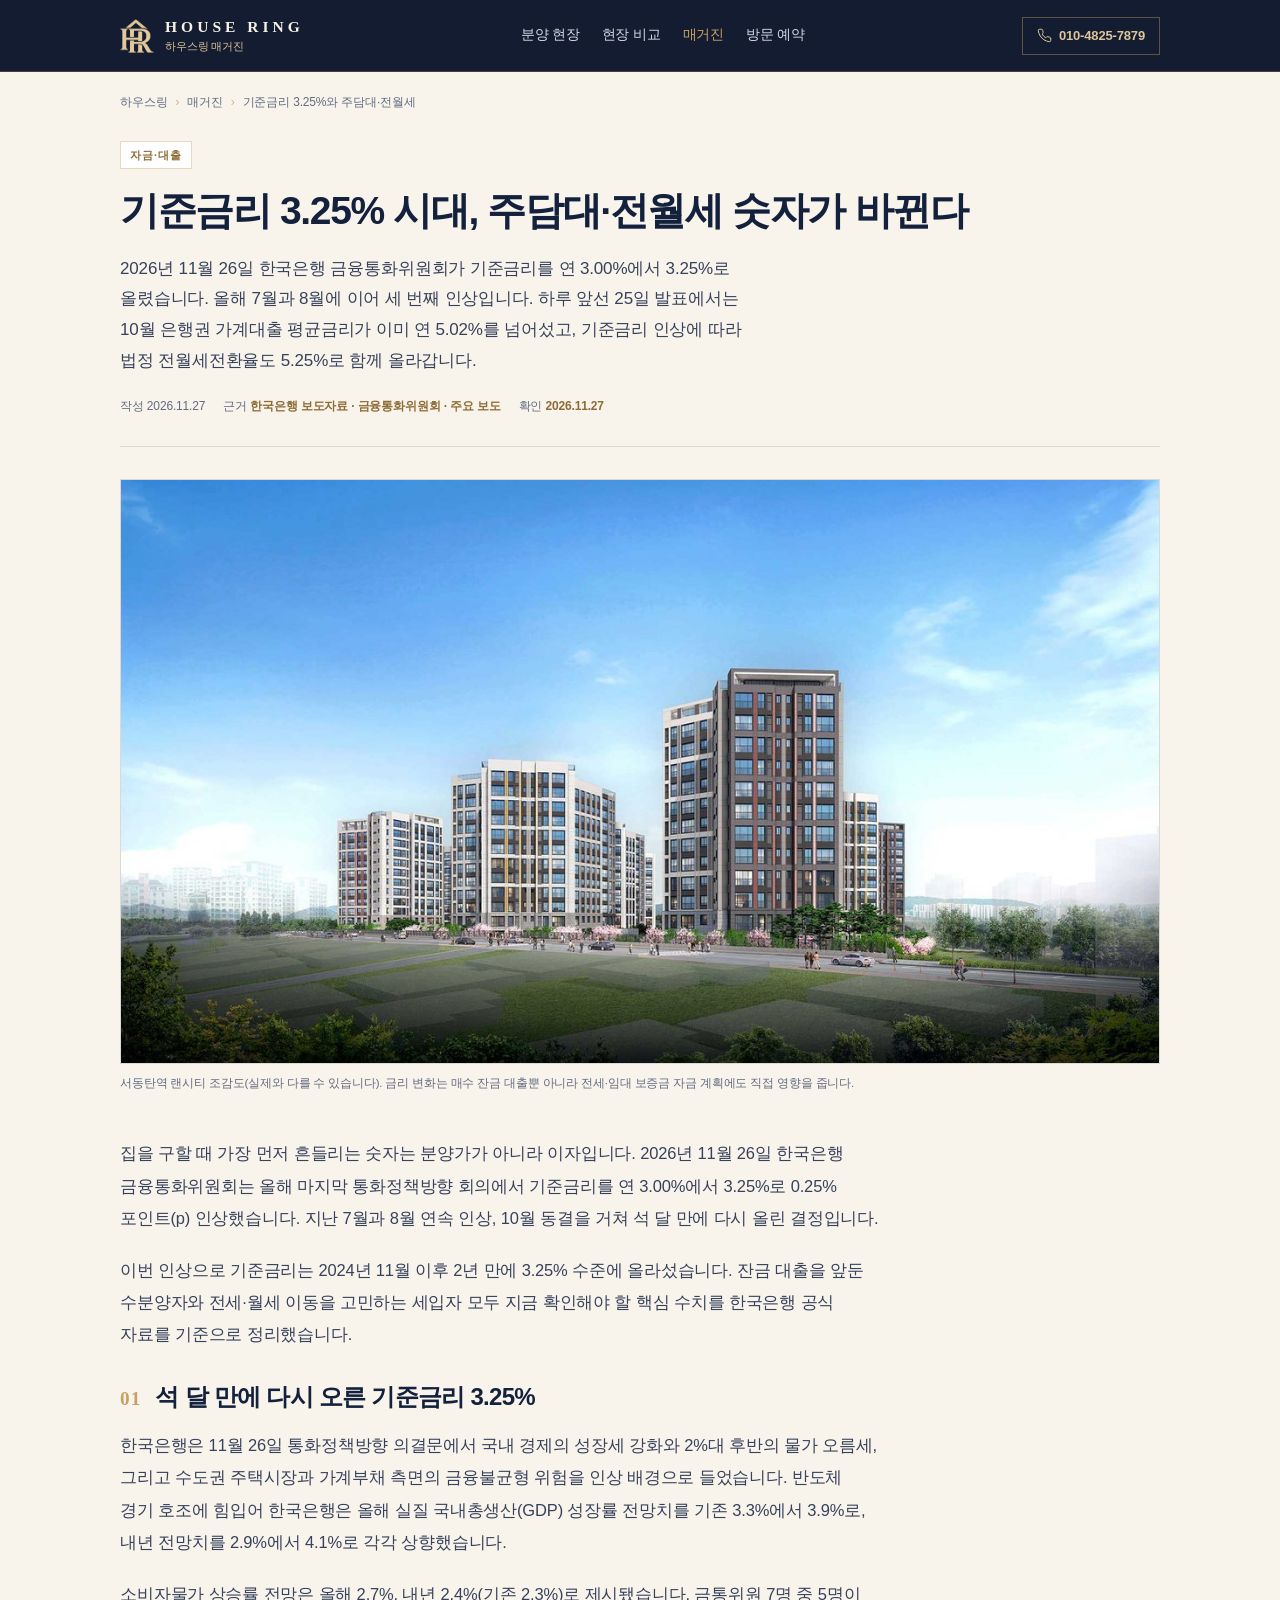
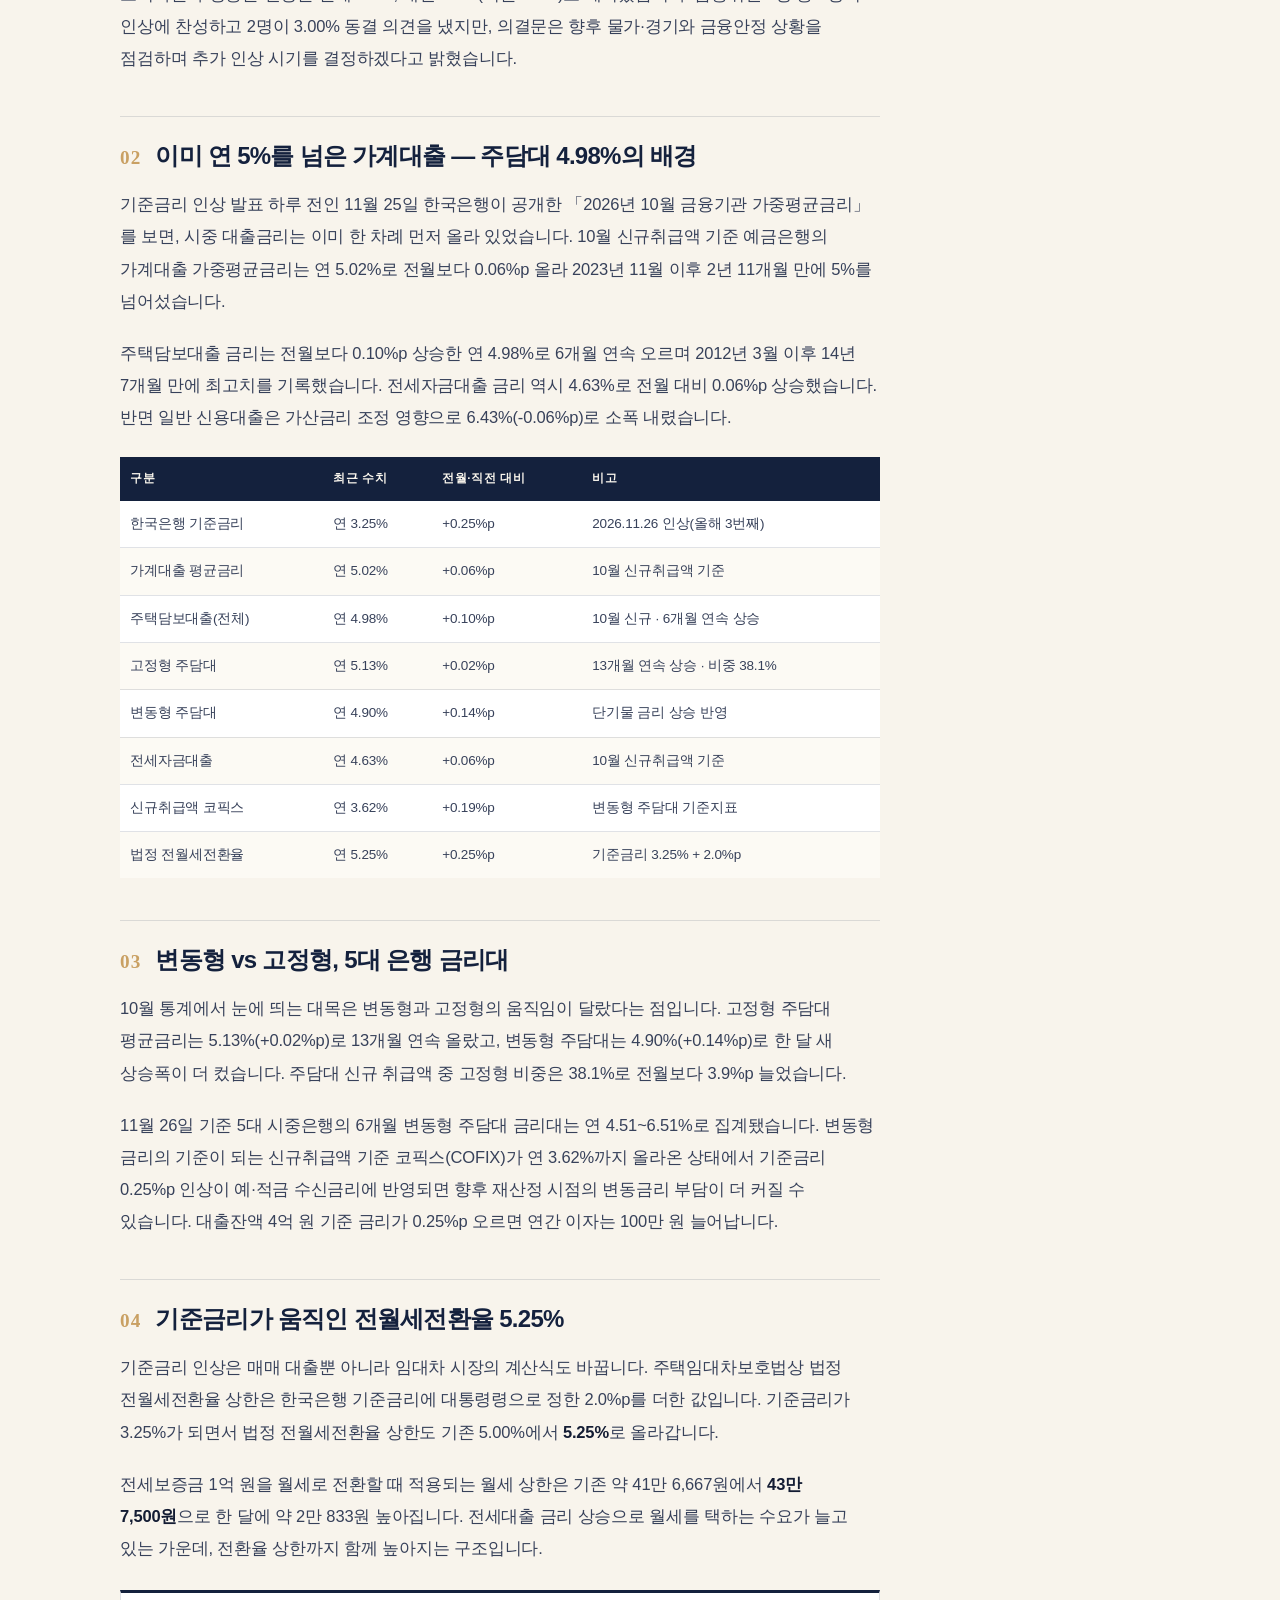
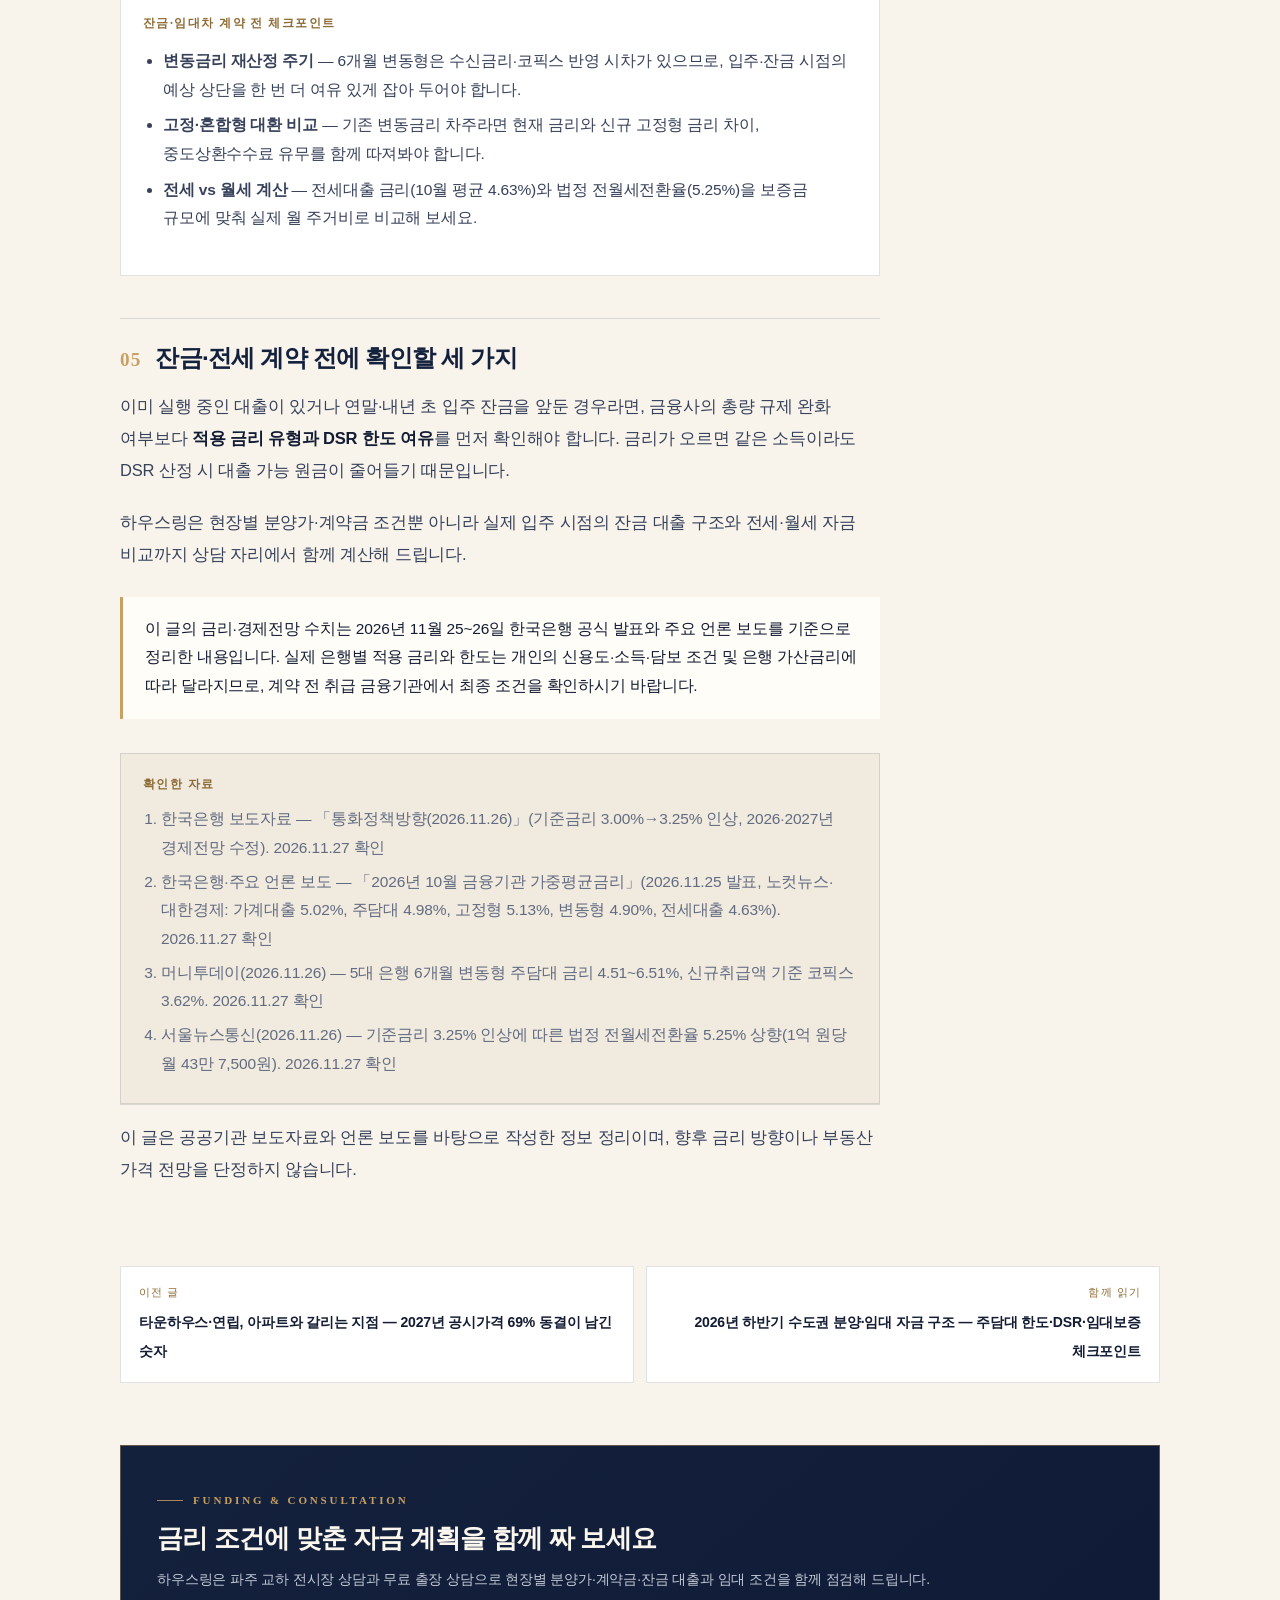
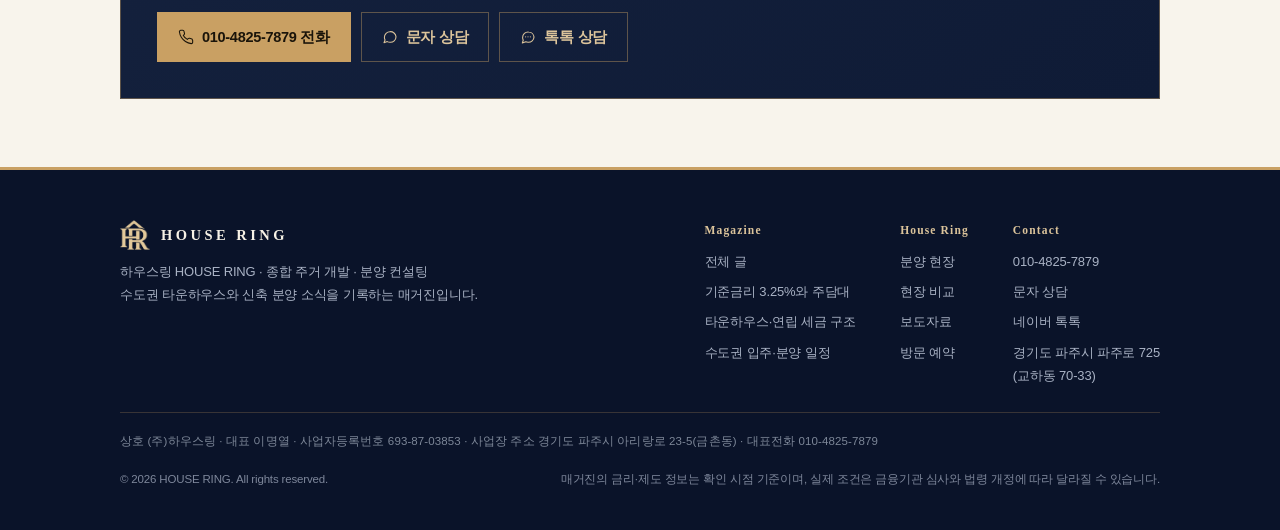
<file: magazine/rate-hike-325-2026/index.html>
<!DOCTYPE html>
<html lang="ko">
<head>
<meta charset="utf-8">
<!-- Google Analytics 4 (gtag.js) -->
<script async src="https://www.googletagmanager.com/gtag/js?id=G-CTBEJHS4K2"></script>
<script>
  window.dataLayer = window.dataLayer || [];
  function gtag(){dataLayer.push(arguments);}
  gtag('js', new Date());
  gtag('config', 'G-CTBEJHS4K2');
</script>
<meta name="viewport" content="width=device-width, initial-scale=1">
<title>기준금리 3.25% 시대, 주담대·전월세 숫자가 바뀐다 | 하우스링 매거진</title>
<meta name="description" content="2026년 11월 26일 한국은행 금융통화위원회가 기준금리를 연 3.00%에서 3.25%로 0.25%p 인상했습니다. 10월 예금은행 주담대 금리 4.98%, 가계대출 평균 5.02%, 법정 전월세전환율 5.25% 상향까지 한국은행 공식 발표와 주요 보도를 바탕으로 정리했습니다.">
<meta name="keywords" content="기준금리 3.25%, 한국은행 금통위, 주담대 금리, 변동형 고정형 주담대, 코픽스 3.62%, 전세자금대출 금리, 법정 전월세전환율 5.25%, 하우스링 매거진">
<meta name="robots" content="index, follow">
<link rel="canonical" href="https://housering.co.kr/magazine/rate-hike-325-2026/">
<meta name="theme-color" content="#14213D">

<meta property="og:type" content="article">
<meta property="og:site_name" content="하우스링 HOUSE RING">
<meta property="og:locale" content="ko_KR">
<meta property="og:url" content="https://housering.co.kr/magazine/rate-hike-325-2026/">
<meta property="og:title" content="기준금리 3.25% 시대, 주담대·전월세 숫자가 바뀐다">
<meta property="og:description" content="한국은행 11월 26일 기준금리 3.25% 인상. 10월 주담대 평균 4.98%, 코픽스 3.62%, 법정 전월세전환율 5.25% 상향의 핵심 숫자를 정리했습니다.">
<meta property="og:image" content="https://housering.co.kr/assets/photos/lancity.jpg">
<meta property="og:image:width" content="1200">
<meta property="og:image:height" content="800">
<meta property="og:image:alt" content="서동탄역 랜시티 단지 조감도">
<meta property="article:published_time" content="2026-11-27T08:10:00+09:00">
<meta property="article:modified_time" content="2026-11-27T08:10:00+09:00">
<meta property="article:section" content="자금·대출">
<meta name="twitter:card" content="summary_large_image">
<meta name="twitter:title" content="기준금리 3.25% 시대, 주담대·전월세 숫자가 바뀐다">
<meta name="twitter:description" content="2026년 11월 26일 기준금리 3.25% 인상. 주담대·코픽스·전월세전환율 변화를 숫자로 정리했습니다.">
<meta name="twitter:image" content="https://housering.co.kr/assets/photos/lancity.jpg">

<link rel="icon" href="/assets/logo-mark-navy.png">
<link rel="stylesheet" href="/magazine/assets/magazine.css?v=20261124a">
<script type="application/ld+json">
{
  "@context": "https://schema.org",
  "@type": "Article",
  "headline": "기준금리 3.25% 시대, 주담대·전월세 숫자가 바뀐다",
  "description": "2026년 11월 26일 한국은행 기준금리 3.25% 인상과 10월 가계대출 가중평균금리, 법정 전월세전환율 변화를 공식 자료와 보도로 정리했습니다.",
  "image": ["https://housering.co.kr/assets/photos/lancity.jpg"],
  "datePublished": "2026-11-27T08:10:00+09:00",
  "dateModified": "2026-11-27T08:10:00+09:00",
  "inLanguage": "ko-KR",
  "articleSection": "자금·대출",
  "author": { "@type": "Organization", "name": "하우스링 HOUSE RING", "url": "https://housering.co.kr/" },
  "publisher": {
    "@type": "Organization",
    "name": "하우스링 HOUSE RING",
    "url": "https://housering.co.kr/",
    "telephone": "+82-10-4825-7879"
  },
  "mainEntityOfPage": { "@type": "WebPage", "@id": "https://housering.co.kr/magazine/rate-hike-325-2026/" }
}
</script>
<script type="application/ld+json">
{
  "@context": "https://schema.org",
  "@type": "BreadcrumbList",
  "itemListElement": [
    { "@type": "ListItem", "position": 1, "name": "하우스링", "item": "https://housering.co.kr/" },
    { "@type": "ListItem", "position": 2, "name": "매거진", "item": "https://housering.co.kr/magazine/" },
    { "@type": "ListItem", "position": 3, "name": "기준금리 3.25%와 주담대·전월세", "item": "https://housering.co.kr/magazine/rate-hike-325-2026/" }
  ]
}
</script>
</head>
<body>
<a class="skip" href="#article">본문 바로가기</a>

<svg width="0" height="0" style="position:absolute" aria-hidden="true" focusable="false"><defs>
<symbol id="i-phone" viewBox="0 0 24 24" fill="none" stroke="currentColor" stroke-width="1.6" stroke-linecap="round" stroke-linejoin="round"><path d="M22 16.9v3a2 2 0 0 1-2.2 2 19.8 19.8 0 0 1-8.6-3.1 19.5 19.5 0 0 1-6-6A19.8 19.8 0 0 1 2.1 4.2 2 2 0 0 1 4.1 2h3a2 2 0 0 1 2 1.7c.1.9.3 1.8.6 2.6a2 2 0 0 1-.5 2.1L8 9.6a16 16 0 0 0 6 6l1.2-1.2a2 2 0 0 1 2.1-.5c.8.3 1.7.5 2.6.6a2 2 0 0 1 1.7 2z"/></symbol>
<symbol id="i-sms" viewBox="0 0 24 24" fill="none" stroke="currentColor" stroke-width="1.6" stroke-linecap="round" stroke-linejoin="round"><path d="M21 11.5a8.4 8.4 0 0 1-9 8.4 8.9 8.9 0 0 1-4.1-1L3 20.5l1.6-4a8.4 8.4 0 0 1-1-4.1 8.4 8.4 0 0 1 8.5-8.4 8.5 8.5 0 0 1 8.9 7.5z"/></symbol>
<symbol id="i-chat" viewBox="0 0 24 24" fill="none" stroke="currentColor" stroke-width="1.6" stroke-linecap="round" stroke-linejoin="round"><path d="M21 11.5a8.4 8.4 0 0 1-9 8.4 9.7 9.7 0 0 1-3.3-.6L3.5 21l1.4-4.3a8.1 8.1 0 0 1-1-3.9 8.4 8.4 0 0 1 9-8.4 8.4 8.4 0 0 1 8.1 8.1z"/><path d="M8.5 11.8h.01M12 11.8h.01M15.5 11.8h.01"/></symbol>
<symbol id="i-arrow" viewBox="0 0 24 24" fill="none" stroke="currentColor" stroke-width="1.7" stroke-linecap="round" stroke-linejoin="round"><path d="M5 12h14M13 6l6 6-6 6"/></symbol>
</defs></svg>

<header class="mag-header">
  <div class="wrap">
    <a class="mag-brand" href="/" aria-label="하우스링 메인 페이지">
      <img class="mark" src="/assets/logo-mark-gold.png" alt="하우스링 HOUSE RING 로고" width="34" height="34">
      <span class="txt"><b>HOUSE RING</b><i>하우스링 매거진</i></span>
    </a>
    <nav class="mag-nav" aria-label="주요 메뉴">
      <a href="/#properties">분양 현장</a>
      <a href="/#compare">현장 비교</a>
      <a class="is-now" href="/magazine/">매거진</a>
      <a href="/#booking">방문 예약</a>
    </nav>
    <div class="mag-head-actions">
      <a class="mag-phone" href="tel:+821048257879"><svg aria-hidden="true"><use href="#i-phone"/></svg><span>010-4825-7879</span></a>
    </div>
  </div>
</header>

<main id="article">
  <div class="wrap">
    <nav class="crumb" aria-label="위치">
      <ol>
        <li><a href="/">하우스링</a></li>
        <li><a href="/magazine/">매거진</a></li>
        <li>기준금리 3.25%와 주담대·전월세</li>
      </ol>
    </nav>
  </div>

  <article>
    <div class="wrap">
      <header class="article-head">
        <span class="chip">자금·대출</span>
        <h1>기준금리 3.25% 시대, 주담대·전월세 숫자가 바뀐다</h1>
        <p class="sub">2026년 11월 26일 한국은행 금융통화위원회가 기준금리를 연 3.00%에서 3.25%로 올렸습니다. 올해 7월과 8월에 이어 세 번째 인상입니다. 하루 앞선 25일 발표에서는 10월 은행권 가계대출 평균금리가 이미 연 5.02%를 넘어섰고, 기준금리 인상에 따라 법정 전월세전환율도 5.25%로 함께 올라갑니다.</p>
        <div class="article-meta">
          <span>작성 <time datetime="2026-11-27">2026.11.27</time></span>
          <span>근거 <b>한국은행 보도자료 · 금융통화위원회 · 주요 보도</b></span>
          <span>확인 <b>2026.11.27</b></span>
        </div>
      </header>

      <div class="article-hero">
        <figure>
          <img src="/assets/photos/lancity.jpg" alt="서동탄역 랜시티 단지 조감도" width="1200" height="800">
          <figcaption>서동탄역 랜시티 조감도(실제와 다를 수 있습니다). 금리 변화는 매수 잔금 대출뿐 아니라 전세·임대 보증금 자금 계획에도 직접 영향을 줍니다.</figcaption>
        </figure>
      </div>

      <div class="article-body">
        <p>집을 구할 때 가장 먼저 흔들리는 숫자는 분양가가 아니라 이자입니다. 2026년 11월 26일 한국은행 금융통화위원회는 올해 마지막 통화정책방향 회의에서 기준금리를 연 3.00%에서 3.25%로 0.25%포인트(p) 인상했습니다. 지난 7월과 8월 연속 인상, 10월 동결을 거쳐 석 달 만에 다시 올린 결정입니다.</p>
        <p>이번 인상으로 기준금리는 2024년 11월 이후 2년 만에 3.25% 수준에 올라섰습니다. 잔금 대출을 앞둔 수분양자와 전세·월세 이동을 고민하는 세입자 모두 지금 확인해야 할 핵심 수치를 한국은행 공식 자료를 기준으로 정리했습니다.</p>

        <h2><span class="num">01</span> 석 달 만에 다시 오른 기준금리 3.25%</h2>
        <p>한국은행은 11월 26일 통화정책방향 의결문에서 국내 경제의 성장세 강화와 2%대 후반의 물가 오름세, 그리고 수도권 주택시장과 가계부채 측면의 금융불균형 위험을 인상 배경으로 들었습니다. 반도체 경기 호조에 힘입어 한국은행은 올해 실질 국내총생산(GDP) 성장률 전망치를 기존 3.3%에서 3.9%로, 내년 전망치를 2.9%에서 4.1%로 각각 상향했습니다.</p>
        <p>소비자물가 상승률 전망은 올해 2.7%, 내년 2.4%(기존 2.3%)로 제시됐습니다. 금통위원 7명 중 5명이 인상에 찬성하고 2명이 3.00% 동결 의견을 냈지만, 의결문은 향후 물가·경기와 금융안정 상황을 점검하며 추가 인상 시기를 결정하겠다고 밝혔습니다.</p>

        <h2><span class="num">02</span> 이미 연 5%를 넘은 가계대출 — 주담대 4.98%의 배경</h2>
        <p>기준금리 인상 발표 하루 전인 11월 25일 한국은행이 공개한 「2026년 10월 금융기관 가중평균금리」를 보면, 시중 대출금리는 이미 한 차례 먼저 올라 있었습니다. 10월 신규취급액 기준 예금은행의 가계대출 가중평균금리는 연 5.02%로 전월보다 0.06%p 올라 2023년 11월 이후 2년 11개월 만에 5%를 넘어섰습니다.</p>
        <p>주택담보대출 금리는 전월보다 0.10%p 상승한 연 4.98%로 6개월 연속 오르며 2012년 3월 이후 14년 7개월 만에 최고치를 기록했습니다. 전세자금대출 금리 역시 4.63%로 전월 대비 0.06%p 상승했습니다. 반면 일반 신용대출은 가산금리 조정 영향으로 6.43%(-0.06%p)로 소폭 내렸습니다.</p>

        <div class="tablewrap">
          <table class="price">
            <caption class="skip">2026년 11월 기준금리 및 은행권 대출금리 주요 지표</caption>
            <thead>
              <tr><th scope="col">구분</th><th scope="col">최근 수치</th><th scope="col">전월·직전 대비</th><th scope="col">비고</th></tr>
            </thead>
            <tbody>
              <tr><td>한국은행 기준금리</td><td>연 3.25%</td><td>+0.25%p</td><td>2026.11.26 인상(올해 3번째)</td></tr>
              <tr><td>가계대출 평균금리</td><td>연 5.02%</td><td>+0.06%p</td><td>10월 신규취급액 기준</td></tr>
              <tr><td>주택담보대출(전체)</td><td>연 4.98%</td><td>+0.10%p</td><td>10월 신규 · 6개월 연속 상승</td></tr>
              <tr><td>고정형 주담대</td><td>연 5.13%</td><td>+0.02%p</td><td>13개월 연속 상승 · 비중 38.1%</td></tr>
              <tr><td>변동형 주담대</td><td>연 4.90%</td><td>+0.14%p</td><td>단기물 금리 상승 반영</td></tr>
              <tr><td>전세자금대출</td><td>연 4.63%</td><td>+0.06%p</td><td>10월 신규취급액 기준</td></tr>
              <tr><td>신규취급액 코픽스</td><td>연 3.62%</td><td>+0.19%p</td><td>변동형 주담대 기준지표</td></tr>
              <tr><td>법정 전월세전환율</td><td>연 5.25%</td><td>+0.25%p</td><td>기준금리 3.25% + 2.0%p</td></tr>
            </tbody>
          </table>
        </div>

        <h2><span class="num">03</span> 변동형 vs 고정형, 5대 은행 금리대</h2>
        <p>10월 통계에서 눈에 띄는 대목은 변동형과 고정형의 움직임이 달랐다는 점입니다. 고정형 주담대 평균금리는 5.13%(+0.02%p)로 13개월 연속 올랐고, 변동형 주담대는 4.90%(+0.14%p)로 한 달 새 상승폭이 더 컸습니다. 주담대 신규 취급액 중 고정형 비중은 38.1%로 전월보다 3.9%p 늘었습니다.</p>
        <p>11월 26일 기준 5대 시중은행의 6개월 변동형 주담대 금리대는 연 4.51~6.51%로 집계됐습니다. 변동형 금리의 기준이 되는 신규취급액 기준 코픽스(COFIX)가 연 3.62%까지 올라온 상태에서 기준금리 0.25%p 인상이 예·적금 수신금리에 반영되면 향후 재산정 시점의 변동금리 부담이 더 커질 수 있습니다. 대출잔액 4억 원 기준 금리가 0.25%p 오르면 연간 이자는 100만 원 늘어납니다.</p>

        <h2><span class="num">04</span> 기준금리가 움직인 전월세전환율 5.25%</h2>
        <p>기준금리 인상은 매매 대출뿐 아니라 임대차 시장의 계산식도 바꿉니다. 주택임대차보호법상 법정 전월세전환율 상한은 한국은행 기준금리에 대통령령으로 정한 2.0%p를 더한 값입니다. 기준금리가 3.25%가 되면서 법정 전월세전환율 상한도 기존 5.00%에서 <strong>5.25%</strong>로 올라갑니다.</p>
        <p>전세보증금 1억 원을 월세로 전환할 때 적용되는 월세 상한은 기존 약 41만 6,667원에서 <strong>43만 7,500원</strong>으로 한 달에 약 2만 833원 높아집니다. 전세대출 금리 상승으로 월세를 택하는 수요가 늘고 있는 가운데, 전환율 상한까지 함께 높아지는 구조입니다.</p>

        <div class="factbox">
          <h3>잔금·임대차 계약 전 체크포인트</h3>
          <ul>
            <li><b>변동금리 재산정 주기</b> — 6개월 변동형은 수신금리·코픽스 반영 시차가 있으므로, 입주·잔금 시점의 예상 상단을 한 번 더 여유 있게 잡아 두어야 합니다.</li>
            <li><b>고정·혼합형 대환 비교</b> — 기존 변동금리 차주라면 현재 금리와 신규 고정형 금리 차이, 중도상환수수료 유무를 함께 따져봐야 합니다.</li>
            <li><b>전세 vs 월세 계산</b> — 전세대출 금리(10월 평균 4.63%)와 법정 전월세전환율(5.25%)을 보증금 규모에 맞춰 실제 월 주거비로 비교해 보세요.</li>
          </ul>
        </div>

        <h2><span class="num">05</span> 잔금·전세 계약 전에 확인할 세 가지</h2>
        <p>이미 실행 중인 대출이 있거나 연말·내년 초 입주 잔금을 앞둔 경우라면, 금융사의 총량 규제 완화 여부보다 <strong>적용 금리 유형과 DSR 한도 여유</strong>를 먼저 확인해야 합니다. 금리가 오르면 같은 소득이라도 DSR 산정 시 대출 가능 원금이 줄어들기 때문입니다.</p>
        <p>하우스링은 현장별 분양가·계약금 조건뿐 아니라 실제 입주 시점의 잔금 대출 구조와 전세·월세 자금 비교까지 상담 자리에서 함께 계산해 드립니다.</p>

        <blockquote>이 글의 금리·경제전망 수치는 2026년 11월 25~26일 한국은행 공식 발표와 주요 언론 보도를 기준으로 정리한 내용입니다. 실제 은행별 적용 금리와 한도는 개인의 신용도·소득·담보 조건 및 은행 가산금리에 따라 달라지므로, 계약 전 취급 금융기관에서 최종 조건을 확인하시기 바랍니다.</blockquote>

        <div class="sources">
          <h3>확인한 자료</h3>
          <ol>
            <li>한국은행 보도자료 — 「통화정책방향(2026.11.26)」(기준금리 3.00%→3.25% 인상, 2026·2027년 경제전망 수정). 2026.11.27 확인</li>
            <li>한국은행·주요 언론 보도 — 「2026년 10월 금융기관 가중평균금리」(2026.11.25 발표, 노컷뉴스·대한경제: 가계대출 5.02%, 주담대 4.98%, 고정형 5.13%, 변동형 4.90%, 전세대출 4.63%). 2026.11.27 확인</li>
            <li>머니투데이(2026.11.26) — 5대 은행 6개월 변동형 주담대 금리 4.51~6.51%, 신규취급액 기준 코픽스 3.62%. 2026.11.27 확인</li>
            <li>서울뉴스통신(2026.11.26) — 기준금리 3.25% 인상에 따른 법정 전월세전환율 5.25% 상향(1억 원당 월 43만 7,500원). 2026.11.27 확인</li>
          </ol>
        </div>
        <p class="disclaimer">이 글은 공공기관 보도자료와 언론 보도를 바탕으로 작성한 정보 정리이며, 향후 금리 방향이나 부동산 가격 전망을 단정하지 않습니다.</p>
      </div>
    </div>
  </article>

  <div class="wrap">
    <nav class="pager" aria-label="다른 글">
      <a href="/magazine/townhouse-tax-2027/">
        <small>이전 글</small>
        <b>타운하우스·연립, 아파트와 갈리는 지점 — 2027년 공시가격 69% 동결이 남긴 숫자</b>
      </a>
      <a class="next" href="/magazine/capital-area-funding-2026/">
        <small>함께 읽기</small>
        <b>2026년 하반기 수도권 분양·임대 자금 구조 — 주담대 한도·DSR·임대보증 체크포인트</b>
      </a>
    </nav>

    <section class="cta">
      <span class="eyebrow">Funding &amp; Consultation</span>
      <h2>금리 조건에 맞춘 자금 계획을 함께 짜 보세요</h2>
      <p>하우스링은 파주 교하 전시장 상담과 무료 출장 상담으로 현장별 분양가·계약금·잔금 대출과 임대 조건을 함께 점검해 드립니다.</p>
      <div class="cta-btns">
        <a class="btn btn-gold" href="tel:+821048257879"><svg aria-hidden="true"><use href="#i-phone"/></svg>010-4825-7879 전화</a>
        <a class="btn btn-line" href="sms:+821048257879"><svg aria-hidden="true"><use href="#i-sms"/></svg>문자 상담</a>
        <a class="btn btn-line" href="https://talk.naver.com/ct/wfuyhez" target="_blank" rel="noopener"><svg aria-hidden="true"><use href="#i-chat"/></svg>톡톡 상담</a>
      </div>
    </section>
  </div>
</main>

<footer class="mag-footer">
  <div class="wrap">
    <div class="top">
      <div>
        <div class="brandline">
          <img class="mark" src="/assets/logo-mark-gold.png" alt="하우스링 HOUSE RING 로고" width="30" height="30">
          <b>HOUSE RING</b>
        </div>
        <p>하우스링 HOUSE RING · 종합 주거 개발 · 분양 컨설팅<br>수도권 타운하우스와 신축 분양 소식을 기록하는 매거진입니다.</p>
      </div>
      <div class="cols">
        <div>
          <b>Magazine</b>
          <a href="/magazine/">전체 글</a>
          <a href="/magazine/rate-hike-325-2026/">기준금리 3.25%와 주담대</a>
          <a href="/magazine/townhouse-tax-2027/">타운하우스·연립 세금 구조</a>
          <a href="/magazine/metro-supply-2026/">수도권 입주·분양 일정</a>
        </div>
        <div>
          <b>House Ring</b>
          <a href="/#properties">분양 현장</a>
          <a href="/#compare">현장 비교</a>
          <a href="/#press">보도자료</a>
          <a href="/#booking">방문 예약</a>
        </div>
        <div>
          <b>Contact</b>
          <a href="tel:+821048257879">010-4825-7879</a>
          <a href="sms:+821048257879">문자 상담</a>
          <a href="https://talk.naver.com/ct/wfuyhez" target="_blank" rel="noopener">네이버 톡톡</a>
          <span>경기도 파주시 파주로 725<br>(교하동 70-33)</span>
        </div>
      </div>
    </div>
    <div class="bizline">상호 (주)하우스링 · 대표 이명열 · 사업자등록번호 693-87-03853 · 사업장 주소 경기도 파주시 아리랑로 23-5(금촌동) · 대표전화 010-4825-7879</div>
    <div class="bottom">
      <p>© 2026 HOUSE RING. All rights reserved.</p>
      <p>매거진의 금리·제도 정보는 확인 시점 기준이며, 실제 조건은 금융기관 심사와 법령 개정에 따라 달라질 수 있습니다.</p>
    </div>
  </div>
</footer>

<div class="mobile-bar">
  <a class="btn btn-line" href="sms:+821048257879"><svg aria-hidden="true"><use href="#i-sms"/></svg>문자 상담</a>
  <a class="btn btn-gold" href="tel:+821048257879"><svg aria-hidden="true"><use href="#i-phone"/></svg>전화 상담</a>
</div>

</body>
</html>
</file>
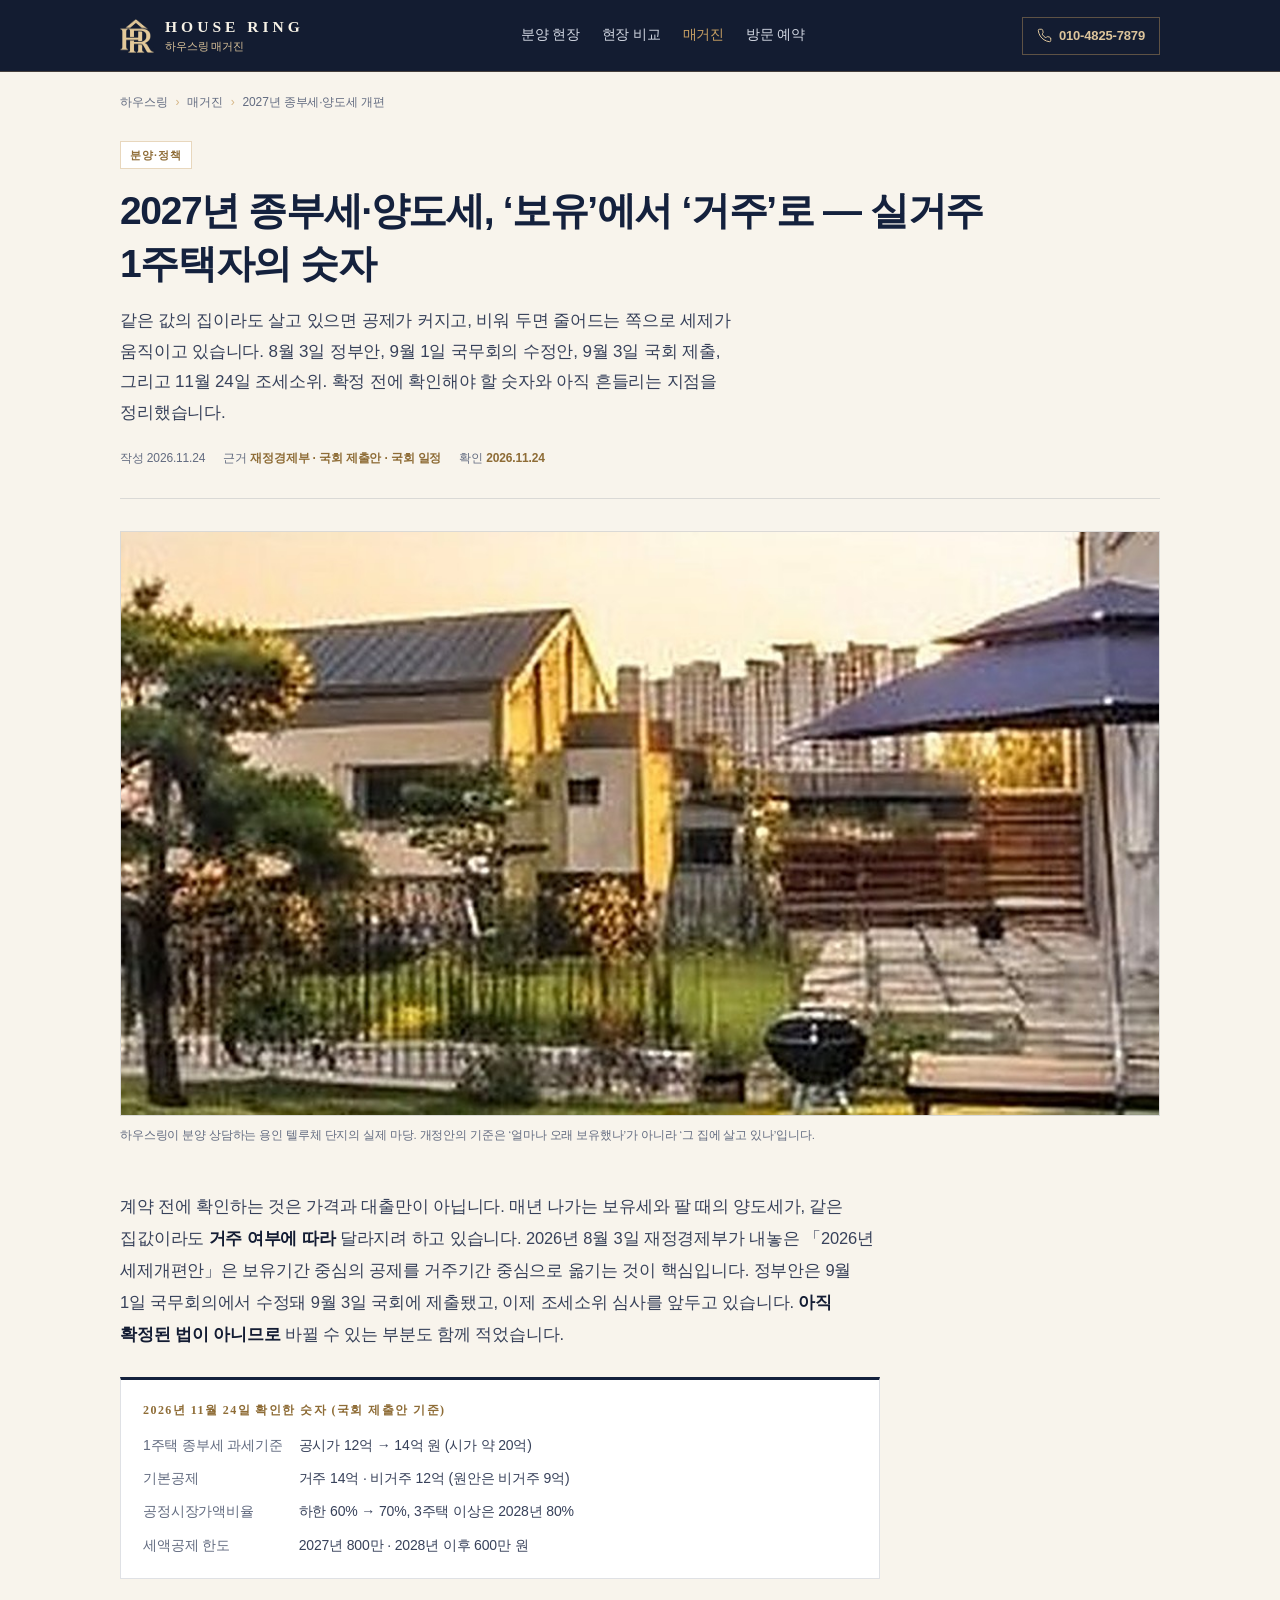
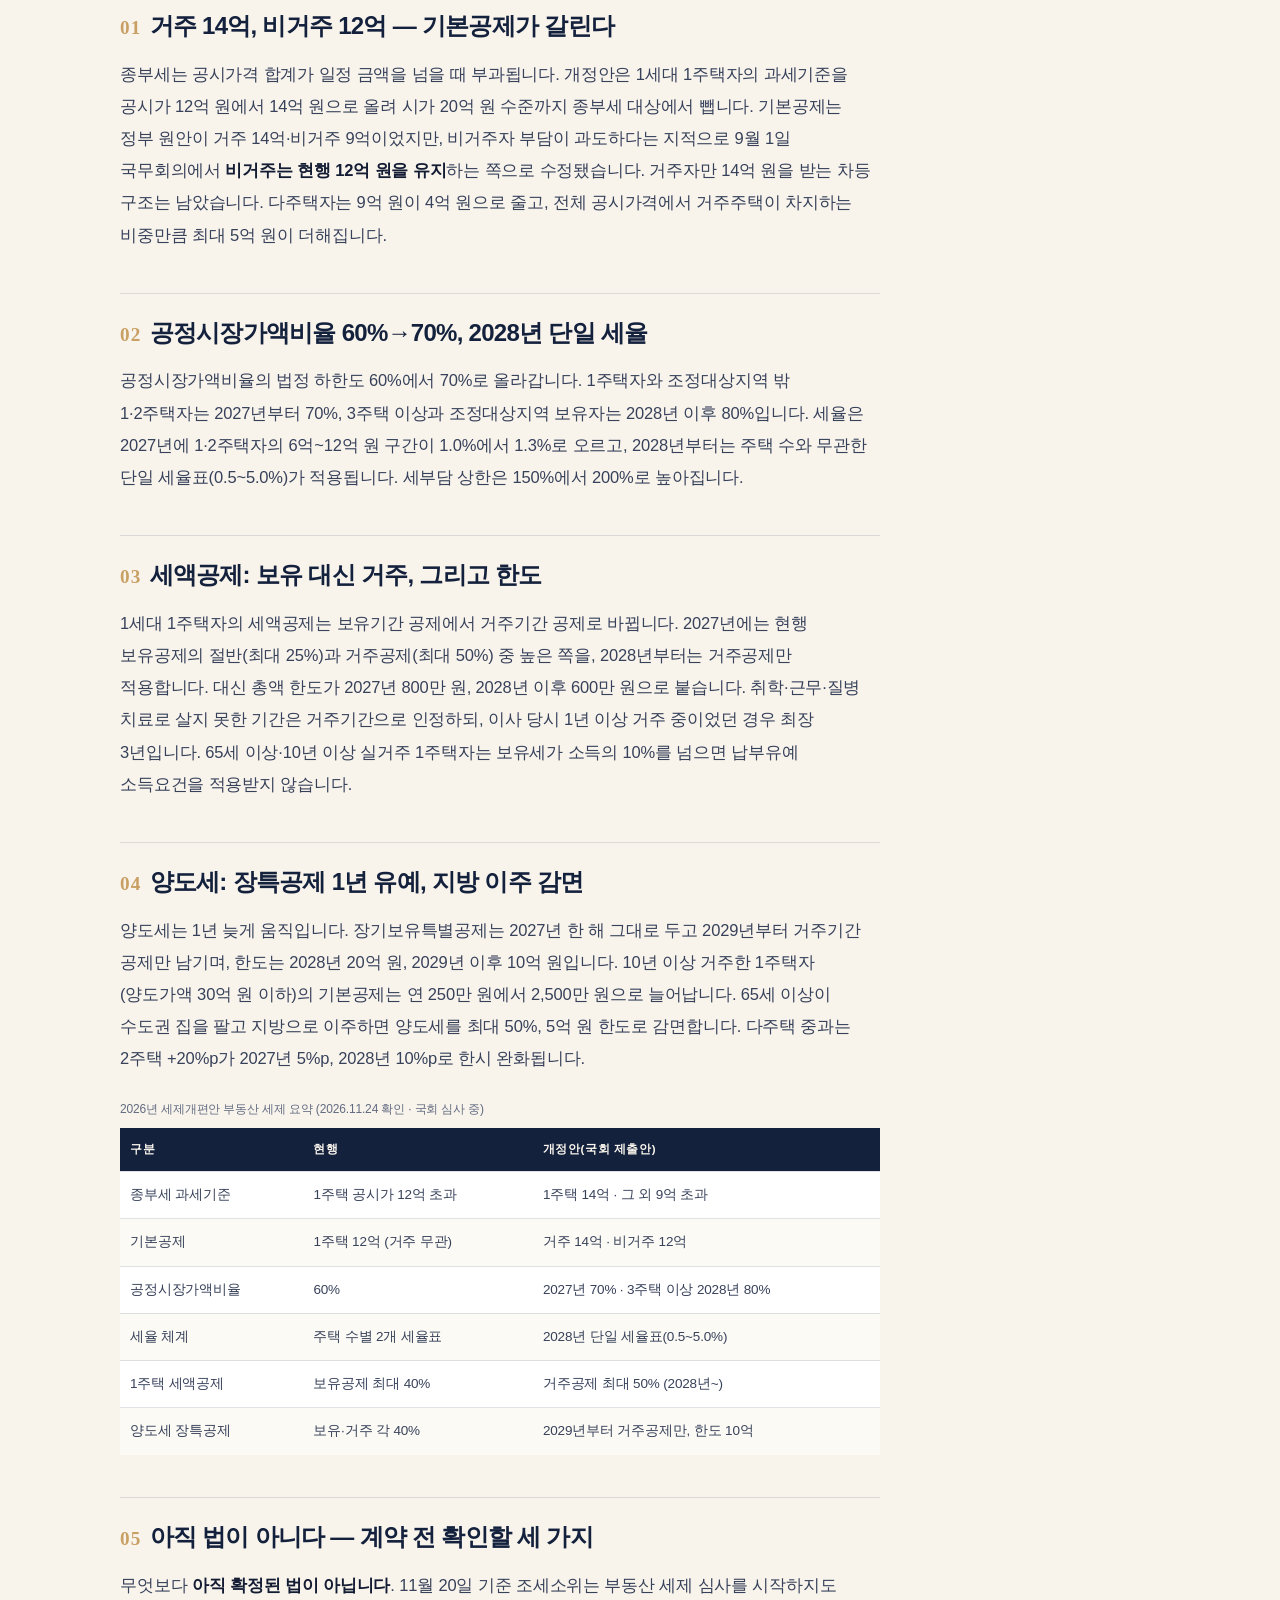
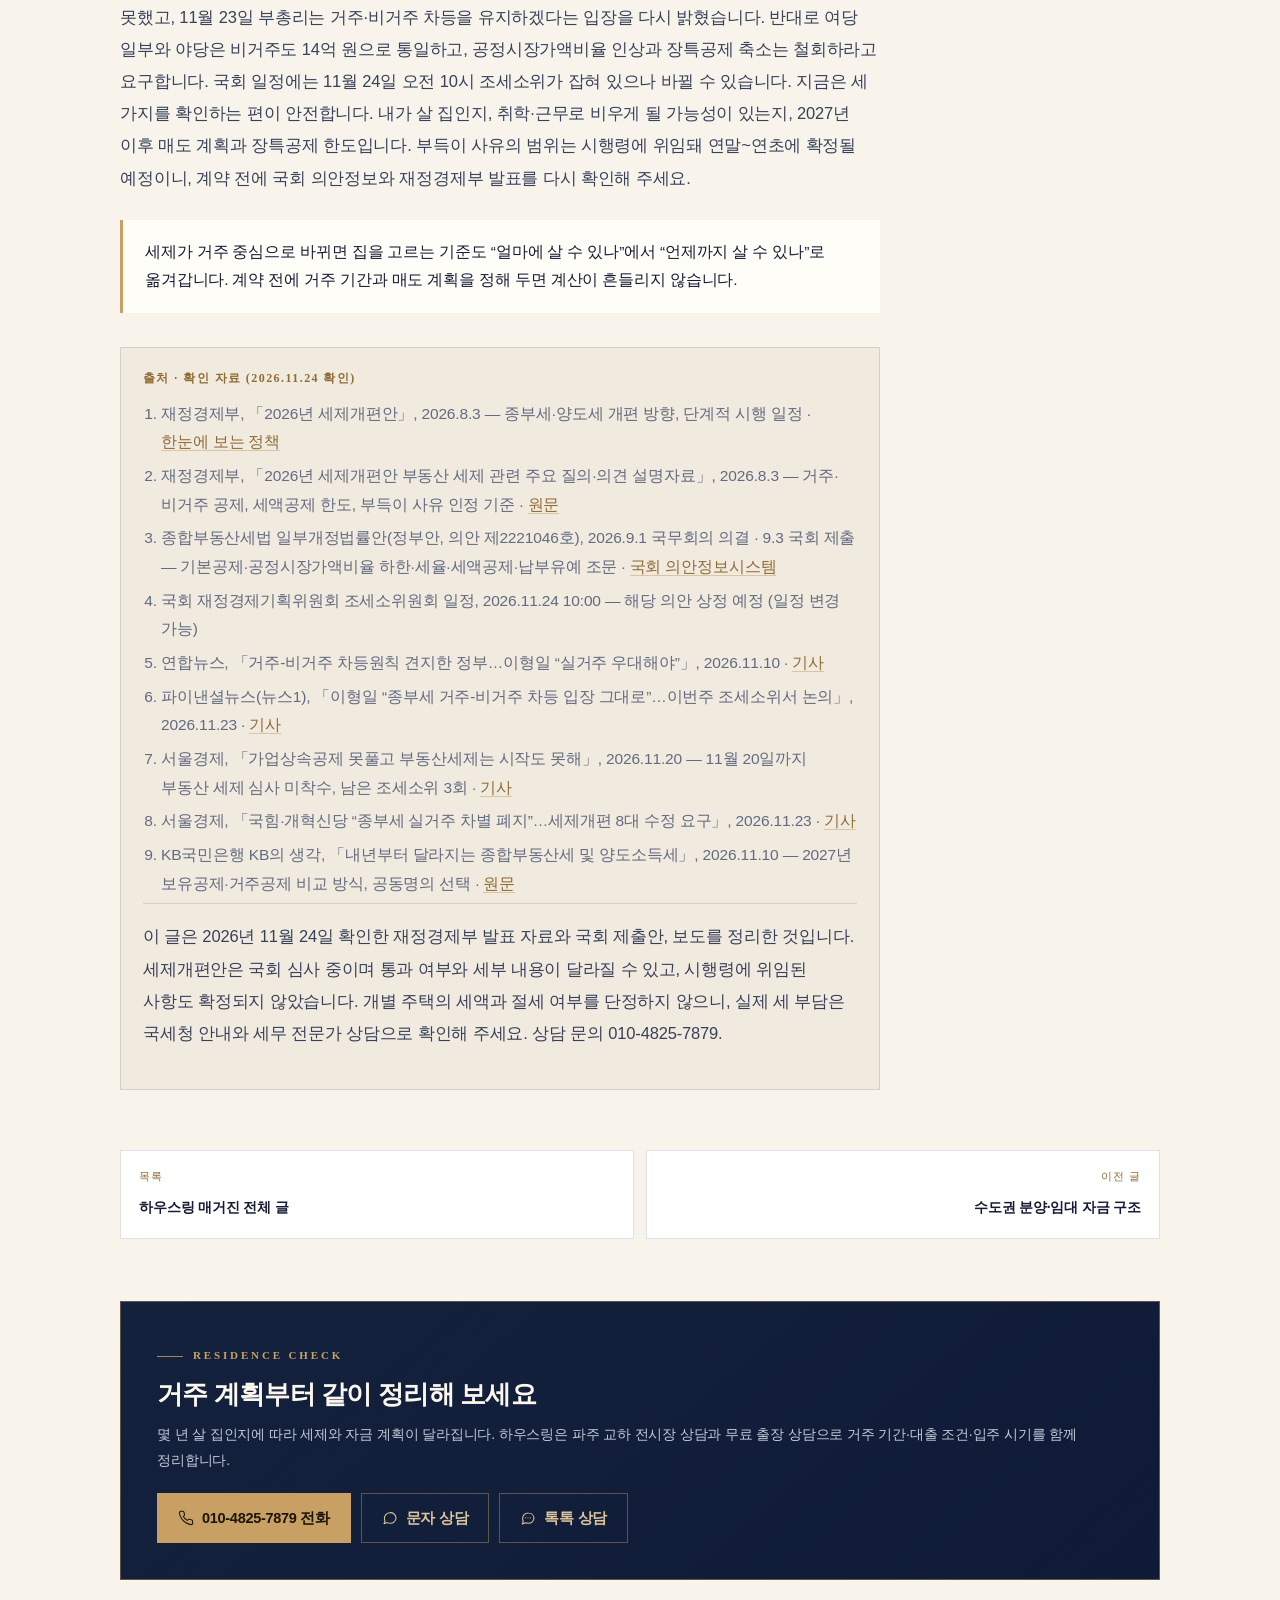
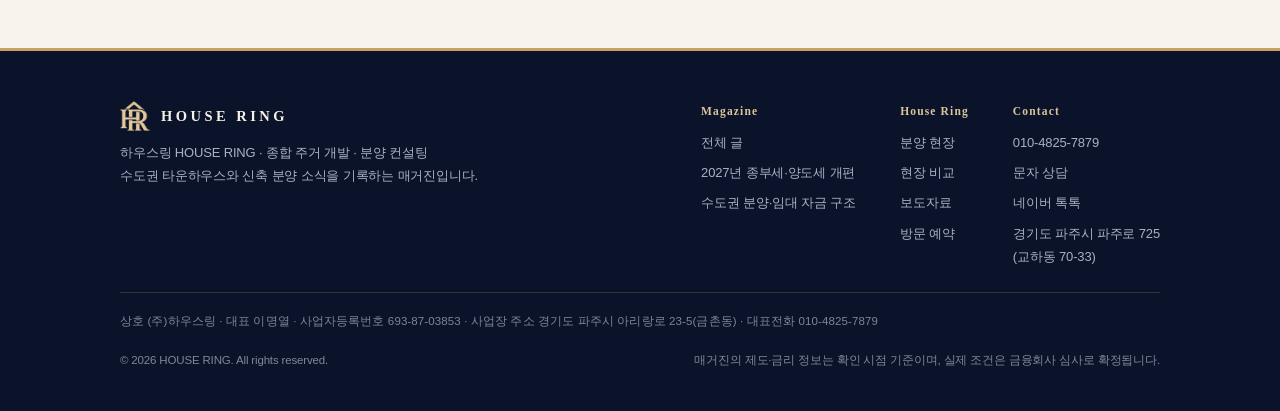
<file: magazine/residence-tax-2027/index.html>
<!DOCTYPE html>
<html lang="ko">
<head>
<meta charset="utf-8">
<!-- Google Analytics 4 (gtag.js) -->
<script async src="https://www.googletagmanager.com/gtag/js?id=G-CTBEJHS4K2"></script>
<script>
  window.dataLayer = window.dataLayer || [];
  function gtag(){dataLayer.push(arguments);}
  gtag('js', new Date());
  gtag('config', 'G-CTBEJHS4K2');
</script>
<meta name="viewport" content="width=device-width, initial-scale=1">
<title>2027년 종부세·양도세, '보유'에서 '거주'로 — 실거주 1주택자의 숫자 | 하우스링 매거진</title>
<meta name="description" content="2026년 세제개편안의 부동산 세제는 종부세 기본공제를 거주 14억·비거주 12억으로 나누고, 공정시장가액비율을 60%에서 70%로 올리며, 보유공제를 거주공제로 바꿉니다. 9월 3일 국회 제출, 11월 24일 조세소위 심사 전 확인할 숫자를 재정경제부 발표와 국회 제출안으로 정리했습니다.">
<meta name="keywords" content="2027 종부세 개편, 종부세 기본공제 14억, 거주공제, 공정시장가액비율 70%, 종부세 세액공제 한도, 양도세 장기보유특별공제, 실거주 1주택, 세제개편안 2026, 조세소위, 하우스링 매거진">
<meta name="robots" content="index, follow">
<link rel="canonical" href="https://housering.co.kr/magazine/residence-tax-2027/">
<meta name="theme-color" content="#14213D">

<meta property="og:type" content="article">
<meta property="og:site_name" content="하우스링 HOUSE RING">
<meta property="og:locale" content="ko_KR">
<meta property="og:url" content="https://housering.co.kr/magazine/residence-tax-2027/">
<meta property="og:title" content="2027년 종부세·양도세, '보유'에서 '거주'로 — 실거주 1주택자의 숫자">
<meta property="og:description" content="거주 14억·비거주 12억, 공정시장가액비율 70%, 보유공제에서 거주공제로. 국회 심사 중인 세제개편안에서 계약 전에 확인할 숫자만 골랐습니다.">
<meta property="og:image" content="https://housering.co.kr/assets/photos/teluce.jpg">
<meta property="og:image:width" content="1400">
<meta property="og:image:height" content="600">
<meta property="og:image:alt" content="하우스링이 분양 상담하는 용인 텔루체 단지의 실제 마당과 정원">
<meta property="article:published_time" content="2026-11-24T08:00:00+09:00">
<meta property="article:modified_time" content="2026-11-24T08:00:00+09:00">
<meta property="article:section" content="분양·정책">
<meta name="twitter:card" content="summary_large_image">
<meta name="twitter:title" content="2027년 종부세·양도세, '보유'에서 '거주'로">
<meta name="twitter:description" content="거주 14억·비거주 12억, 공정시장가액비율 70%, 거주공제 전환. 국회 심사 중인 개정안의 숫자 정리.">
<meta name="twitter:image" content="https://housering.co.kr/assets/photos/teluce.jpg">

<link rel="icon" href="/assets/logo-mark-navy.png">
<link rel="stylesheet" href="/magazine/assets/magazine.css?v=20261124a">
<script type="application/ld+json">
{
  "@context": "https://schema.org",
  "@type": "Article",
  "headline": "2027년 종부세·양도세, '보유'에서 '거주'로 — 실거주 1주택자의 숫자",
  "description": "2026년 세제개편안의 부동산 세제는 종부세 기본공제를 거주 14억·비거주 12억으로 나누고, 공정시장가액비율을 70%로 올리며, 보유공제를 거주공제로 전환합니다. 2026년 11월 24일 국회 심사 단계에서 확인한 숫자를 정리했습니다.",
  "image": ["https://housering.co.kr/assets/photos/teluce.jpg"],
  "datePublished": "2026-11-24T08:00:00+09:00",
  "dateModified": "2026-11-24T08:00:00+09:00",
  "inLanguage": "ko-KR",
  "articleSection": "분양·정책",
  "author": { "@type": "Organization", "name": "하우스링 HOUSE RING", "url": "https://housering.co.kr/" },
  "publisher": {
    "@type": "Organization",
    "name": "하우스링 HOUSE RING",
    "url": "https://housering.co.kr/",
    "telephone": "+82-10-4825-7879"
  },
  "mainEntityOfPage": { "@type": "WebPage", "@id": "https://housering.co.kr/magazine/residence-tax-2027/" }
}
</script>
<script type="application/ld+json">
{
  "@context": "https://schema.org",
  "@type": "BreadcrumbList",
  "itemListElement": [
    { "@type": "ListItem", "position": 1, "name": "하우스링", "item": "https://housering.co.kr/" },
    { "@type": "ListItem", "position": 2, "name": "매거진", "item": "https://housering.co.kr/magazine/" },
    { "@type": "ListItem", "position": 3, "name": "2027년 종부세·양도세 개편", "item": "https://housering.co.kr/magazine/residence-tax-2027/" }
  ]
}
</script>
</head>
<body>
<a class="skip" href="#article">본문 바로가기</a>

<svg width="0" height="0" style="position:absolute" aria-hidden="true" focusable="false"><defs>
<symbol id="i-phone" viewBox="0 0 24 24" fill="none" stroke="currentColor" stroke-width="1.6" stroke-linecap="round" stroke-linejoin="round"><path d="M22 16.9v3a2 2 0 0 1-2.2 2 19.8 19.8 0 0 1-8.6-3.1 19.5 19.5 0 0 1-6-6A19.8 19.8 0 0 1 2.1 4.2 2 2 0 0 1 4.1 2h3a2 2 0 0 1 2 1.7c.1.9.3 1.8.6 2.6a2 2 0 0 1-.5 2.1L8 9.6a16 16 0 0 0 6 6l1.2-1.2a2 2 0 0 1 2.1-.5c.8.3 1.7.5 2.6.6a2 2 0 0 1 1.7 2z"/></symbol>
<symbol id="i-sms" viewBox="0 0 24 24" fill="none" stroke="currentColor" stroke-width="1.6" stroke-linecap="round" stroke-linejoin="round"><path d="M21 11.5a8.4 8.4 0 0 1-9 8.4 8.9 8.9 0 0 1-4.1-1L3 20.5l1.6-4a8.4 8.4 0 0 1-1-4.1 8.4 8.4 0 0 1 8.5-8.4 8.5 8.5 0 0 1 8.9 7.5z"/></symbol>
<symbol id="i-chat" viewBox="0 0 24 24" fill="none" stroke="currentColor" stroke-width="1.6" stroke-linecap="round" stroke-linejoin="round"><path d="M21 11.5a8.4 8.4 0 0 1-9 8.4 9.7 9.7 0 0 1-3.3-.6L3.5 21l1.4-4.3a8.1 8.1 0 0 1-1-3.9 8.4 8.4 0 0 1 9-8.4 8.4 8.4 0 0 1 8.1 8.1z"/><path d="M8.5 11.8h.01M12 11.8h.01M15.5 11.8h.01"/></symbol>
<symbol id="i-arrow" viewBox="0 0 24 24" fill="none" stroke="currentColor" stroke-width="1.7" stroke-linecap="round" stroke-linejoin="round"><path d="M5 12h14M13 6l6 6-6 6"/></symbol>
</defs></svg>

<header class="mag-header">
  <div class="wrap">
    <a class="mag-brand" href="/" aria-label="하우스링 메인 페이지">
      <img class="mark" src="/assets/logo-mark-gold.png" alt="하우스링 HOUSE RING 로고" width="34" height="34">
      <span class="txt"><b>HOUSE RING</b><i>하우스링 매거진</i></span>
    </a>
    <nav class="mag-nav" aria-label="주요 메뉴">
      <a href="/#properties">분양 현장</a>
      <a href="/#compare">현장 비교</a>
      <a class="is-now" href="/magazine/">매거진</a>
      <a href="/#booking">방문 예약</a>
    </nav>
    <div class="mag-head-actions">
      <a class="mag-phone" href="tel:+821048257879"><svg aria-hidden="true"><use href="#i-phone"/></svg><span>010-4825-7879</span></a>
    </div>
  </div>
</header>

<main id="article">
  <div class="wrap">
    <nav class="crumb" aria-label="위치">
      <ol>
        <li><a href="/">하우스링</a></li>
        <li><a href="/magazine/">매거진</a></li>
        <li>2027년 종부세·양도세 개편</li>
      </ol>
    </nav>

    <header class="article-head">
      <span class="chip">분양·정책</span>
      <h1>2027년 종부세·양도세, ‘보유’에서 ‘거주’로 — 실거주 1주택자의 숫자</h1>
      <p class="sub">같은 값의 집이라도 살고 있으면 공제가 커지고, 비워 두면 줄어드는 쪽으로 세제가 움직이고 있습니다. 8월 3일 정부안, 9월 1일 국무회의 수정안, 9월 3일 국회 제출, 그리고 11월 24일 조세소위. 확정 전에 확인해야 할 숫자와 아직 흔들리는 지점을 정리했습니다.</p>
      <div class="article-meta">
        <span>작성 <time datetime="2026-11-24">2026.11.24</time></span>
        <span>근거 <b>재정경제부 · 국회 제출안 · 국회 일정</b></span>
        <span>확인 <b>2026.11.24</b></span>
      </div>
    </header>

    <div class="article-hero">
      <figure>
        <img src="/assets/photos/teluce.jpg" alt="하우스링이 분양 상담하는 용인 텔루체 단지의 실제 마당과 정원" width="1400" height="600">
        <figcaption>하우스링이 분양 상담하는 용인 텔루체 단지의 실제 마당. 개정안의 기준은 ‘얼마나 오래 보유했나’가 아니라 ‘그 집에 살고 있나’입니다.</figcaption>
      </figure>
    </div>

    <div class="article-body">
      <p>계약 전에 확인하는 것은 가격과 대출만이 아닙니다. 매년 나가는 보유세와 팔 때의 양도세가, 같은 집값이라도 <strong>거주 여부에 따라</strong> 달라지려 하고 있습니다. 2026년 8월 3일 재정경제부가 내놓은 「2026년 세제개편안」은 보유기간 중심의 공제를 거주기간 중심으로 옮기는 것이 핵심입니다. 정부안은 9월 1일 국무회의에서 수정돼 9월 3일 국회에 제출됐고, 이제 조세소위 심사를 앞두고 있습니다. <strong>아직 확정된 법이 아니므로</strong> 바뀔 수 있는 부분도 함께 적었습니다.</p>

      <div class="factbox">
        <h3>2026년 11월 24일 확인한 숫자 (국회 제출안 기준)</h3>
        <dl>
          <dt>1주택 종부세 과세기준</dt>
          <dd>공시가 12억 → 14억 원 (시가 약 20억)</dd>
          <dt>기본공제</dt>
          <dd>거주 14억 · 비거주 12억 (원안은 비거주 9억)</dd>
          <dt>공정시장가액비율</dt>
          <dd>하한 60% → 70%, 3주택 이상은 2028년 80%</dd>
          <dt>세액공제 한도</dt>
          <dd>2027년 800만 · 2028년 이후 600만 원</dd>
        </dl>
      </div>

      <h2><span class="num">01</span>거주 14억, 비거주 12억 — 기본공제가 갈린다</h2>
      <p>종부세는 공시가격 합계가 일정 금액을 넘을 때 부과됩니다. 개정안은 1세대 1주택자의 과세기준을 공시가 12억 원에서 14억 원으로 올려 시가 20억 원 수준까지 종부세 대상에서 뺍니다. 기본공제는 정부 원안이 거주 14억·비거주 9억이었지만, 비거주자 부담이 과도하다는 지적으로 9월 1일 국무회의에서 <strong>비거주는 현행 12억 원을 유지</strong>하는 쪽으로 수정됐습니다. 거주자만 14억 원을 받는 차등 구조는 남았습니다. 다주택자는 9억 원이 4억 원으로 줄고, 전체 공시가격에서 거주주택이 차지하는 비중만큼 최대 5억 원이 더해집니다.</p>

      <h2><span class="num">02</span>공정시장가액비율 60%→70%, 2028년 단일 세율</h2>
      <p>공정시장가액비율의 법정 하한도 60%에서 70%로 올라갑니다. 1주택자와 조정대상지역 밖 1·2주택자는 2027년부터 70%, 3주택 이상과 조정대상지역 보유자는 2028년 이후 80%입니다. 세율은 2027년에 1·2주택자의 6억~12억 원 구간이 1.0%에서 1.3%로 오르고, 2028년부터는 주택 수와 무관한 단일 세율표(0.5~5.0%)가 적용됩니다. 세부담 상한은 150%에서 200%로 높아집니다.</p>

      <h2><span class="num">03</span>세액공제: 보유 대신 거주, 그리고 한도</h2>
      <p>1세대 1주택자의 세액공제는 보유기간 공제에서 거주기간 공제로 바뀝니다. 2027년에는 현행 보유공제의 절반(최대 25%)과 거주공제(최대 50%) 중 높은 쪽을, 2028년부터는 거주공제만 적용합니다. 대신 총액 한도가 2027년 800만 원, 2028년 이후 600만 원으로 붙습니다. 취학·근무·질병 치료로 살지 못한 기간은 거주기간으로 인정하되, 이사 당시 1년 이상 거주 중이었던 경우 최장 3년입니다. 65세 이상·10년 이상 실거주 1주택자는 보유세가 소득의 10%를 넘으면 납부유예 소득요건을 적용받지 않습니다.</p>

      <h2><span class="num">04</span>양도세: 장특공제 1년 유예, 지방 이주 감면</h2>
      <p>양도세는 1년 늦게 움직입니다. 장기보유특별공제는 2027년 한 해 그대로 두고 2029년부터 거주기간 공제만 남기며, 한도는 2028년 20억 원, 2029년 이후 10억 원입니다. 10년 이상 거주한 1주택자(양도가액 30억 원 이하)의 기본공제는 연 250만 원에서 2,500만 원으로 늘어납니다. 65세 이상이 수도권 집을 팔고 지방으로 이주하면 양도세를 최대 50%, 5억 원 한도로 감면합니다. 다주택 중과는 2주택 +20%p가 2027년 5%p, 2028년 10%p로 한시 완화됩니다.</p>

      <div class="tablewrap">
        <table class="price">
          <caption>2026년 세제개편안 부동산 세제 요약 (2026.11.24 확인 · 국회 심사 중)</caption>
          <thead><tr><th>구분</th><th>현행</th><th>개정안(국회 제출안)</th></tr></thead>
          <tbody>
            <tr><td>종부세 과세기준</td><td>1주택 공시가 12억 초과</td><td>1주택 14억 · 그 외 9억 초과</td></tr>
            <tr><td>기본공제</td><td>1주택 12억 (거주 무관)</td><td>거주 14억 · 비거주 12억</td></tr>
            <tr><td>공정시장가액비율</td><td>60%</td><td>2027년 70% · 3주택 이상 2028년 80%</td></tr>
            <tr><td>세율 체계</td><td>주택 수별 2개 세율표</td><td>2028년 단일 세율표(0.5~5.0%)</td></tr>
            <tr><td>1주택 세액공제</td><td>보유공제 최대 40%</td><td>거주공제 최대 50% (2028년~)</td></tr>
            <tr><td>양도세 장특공제</td><td>보유·거주 각 40%</td><td>2029년부터 거주공제만, 한도 10억</td></tr>
          </tbody>
        </table>
      </div>

      <h2><span class="num">05</span>아직 법이 아니다 — 계약 전 확인할 세 가지</h2>
      <p>무엇보다 <strong>아직 확정된 법이 아닙니다</strong>. 11월 20일 기준 조세소위는 부동산 세제 심사를 시작하지도 못했고, 11월 23일 부총리는 거주·비거주 차등을 유지하겠다는 입장을 다시 밝혔습니다. 반대로 여당 일부와 야당은 비거주도 14억 원으로 통일하고, 공정시장가액비율 인상과 장특공제 축소는 철회하라고 요구합니다. 국회 일정에는 11월 24일 오전 10시 조세소위가 잡혀 있으나 바뀔 수 있습니다. 지금은 세 가지를 확인하는 편이 안전합니다. 내가 살 집인지, 취학·근무로 비우게 될 가능성이 있는지, 2027년 이후 매도 계획과 장특공제 한도입니다. 부득이 사유의 범위는 시행령에 위임돼 연말~연초에 확정될 예정이니, 계약 전에 국회 의안정보와 재정경제부 발표를 다시 확인해 주세요.</p>

      <blockquote>세제가 거주 중심으로 바뀌면 집을 고르는 기준도 “얼마에 살 수 있나”에서 “언제까지 살 수 있나”로 옮겨갑니다. 계약 전에 거주 기간과 매도 계획을 정해 두면 계산이 흔들리지 않습니다.</blockquote>


      <div class="sources">
        <h3>출처 · 확인 자료 (2026.11.24 확인)</h3>
        <ol>
          <li>재정경제부, 「2026년 세제개편안」, 2026.8.3 — 종부세·양도세 개편 방향, 단계적 시행 일정 · <a href="https://mofe.go.kr/2026/taxlaw.do" target="_blank" rel="noopener">한눈에 보는 정책</a></li>
          <li>재정경제부, 「2026년 세제개편안 부동산 세제 관련 주요 질의·의견 설명자료」, 2026.8.3 — 거주·비거주 공제, 세액공제 한도, 부득이 사유 인정 기준 · <a href="https://mofe.go.kr/com/cmm/fms/FileDown.do?atchFileId=ATCH_000000000032322&amp;fileSn=2" target="_blank" rel="noopener">원문</a></li>
          <li>종합부동산세법 일부개정법률안(정부안, 의안 제2221046호), 2026.9.1 국무회의 의결 · 9.3 국회 제출 — 기본공제·공정시장가액비율 하한·세율·세액공제·납부유예 조문 · <a href="https://likms.assembly.go.kr/" target="_blank" rel="noopener">국회 의안정보시스템</a></li>
          <li>국회 재정경제기획위원회 조세소위원회 일정, 2026.11.24 10:00 — 해당 의안 상정 예정 (일정 변경 가능)</li>
          <li>연합뉴스, 「거주-비거주 차등원칙 견지한 정부…이형일 “실거주 우대해야”」, 2026.11.10 · <a href="https://www.yna.co.kr/view/AKR20261110162851001" target="_blank" rel="noopener">기사</a></li>
          <li>파이낸셜뉴스(뉴스1), 「이형일 “종부세 거주-비거주 차등 입장 그대로”…이번주 조세소위서 논의」, 2026.11.23 · <a href="https://www.fnnews.com/news/202611231141182405" target="_blank" rel="noopener">기사</a></li>
          <li>서울경제, 「가업상속공제 못풀고 부동산세제는 시작도 못해」, 2026.11.20 — 11월 20일까지 부동산 세제 심사 미착수, 남은 조세소위 3회 · <a href="https://www.sedaily.com/article/20117082" target="_blank" rel="noopener">기사</a></li>
          <li>서울경제, 「국힘·개혁신당 “종부세 실거주 차별 폐지”…세제개편 8대 수정 요구」, 2026.11.23 · <a href="https://www.sedaily.com/article/20117639" target="_blank" rel="noopener">기사</a></li>
          <li>KB국민은행 KB의 생각, 「내년부터 달라지는 종합부동산세 및 양도소득세」, 2026.11.10 — 2027년 보유공제·거주공제 비교 방식, 공동명의 선택 · <a href="https://kbthink.com/tax/expert/gw/261110.html" target="_blank" rel="noopener">원문</a></li>
        </ol>
        <p class="disclaimer">이 글은 2026년 11월 24일 확인한 재정경제부 발표 자료와 국회 제출안, 보도를 정리한 것입니다. 세제개편안은 국회 심사 중이며 통과 여부와 세부 내용이 달라질 수 있고, 시행령에 위임된 사항도 확정되지 않았습니다. 개별 주택의 세액과 절세 여부를 단정하지 않으니, 실제 세 부담은 국세청 안내와 세무 전문가 상담으로 확인해 주세요. 상담 문의 010-4825-7879.</p>
      </div>
    </div>

<nav class="pager" aria-label="글 이동">
      <a href="/magazine/"><small>목록</small><b>하우스링 매거진 전체 글</b></a>
      <a class="next" href="/magazine/capital-area-funding-2026/"><small>이전 글</small><b>수도권 분양·임대 자금 구조</b></a>
    </nav>
  </div>

  <div class="wrap">
    <section class="cta">
      <span class="eyebrow">Residence Check</span>
      <h2>거주 계획부터 같이 정리해 보세요</h2>
      <p>몇 년 살 집인지에 따라 세제와 자금 계획이 달라집니다. 하우스링은 파주 교하 전시장 상담과 무료 출장 상담으로 거주 기간·대출 조건·입주 시기를 함께 정리합니다.</p>
      <div class="cta-btns">
        <a class="btn btn-gold" href="tel:+821048257879"><svg aria-hidden="true"><use href="#i-phone"/></svg>010-4825-7879 전화</a>
        <a class="btn btn-line" href="sms:+821048257879"><svg aria-hidden="true"><use href="#i-sms"/></svg>문자 상담</a>
        <a class="btn btn-line" href="https://talk.naver.com/ct/wfuyhez" target="_blank" rel="noopener"><svg aria-hidden="true"><use href="#i-chat"/></svg>톡톡 상담</a>
      </div>
    </section>
  </div>
</main>

<footer class="mag-footer">
  <div class="wrap">
    <div class="top">
      <div>
        <div class="brandline">
          <img class="mark" src="/assets/logo-mark-gold.png" alt="하우스링 HOUSE RING 로고" width="30" height="30">
          <b>HOUSE RING</b>
        </div>
        <p>하우스링 HOUSE RING · 종합 주거 개발 · 분양 컨설팅<br>수도권 타운하우스와 신축 분양 소식을 기록하는 매거진입니다.</p>
      </div>
      <div class="cols">
        <div>
          <b>Magazine</b>
          <a href="/magazine/">전체 글</a>
          <a href="/magazine/residence-tax-2027/">2027년 종부세·양도세 개편</a>
          <a href="/magazine/capital-area-funding-2026/">수도권 분양·임대 자금 구조</a>
        </div>
        <div>
          <b>House Ring</b>
          <a href="/#properties">분양 현장</a>
          <a href="/#compare">현장 비교</a>
          <a href="/#press">보도자료</a>
          <a href="/#booking">방문 예약</a>
        </div>
        <div>
          <b>Contact</b>
          <a href="tel:+821048257879">010-4825-7879</a>
          <a href="sms:+821048257879">문자 상담</a>
          <a href="https://talk.naver.com/ct/wfuyhez" target="_blank" rel="noopener">네이버 톡톡</a>
          <span>경기도 파주시 파주로 725<br>(교하동 70-33)</span>
        </div>
      </div>
    </div>
    <div class="bizline">상호 (주)하우스링 · 대표 이명열 · 사업자등록번호 693-87-03853 · 사업장 주소 경기도 파주시 아리랑로 23-5(금촌동) · 대표전화 010-4825-7879</div>
    <div class="bottom">
      <p>© 2026 HOUSE RING. All rights reserved.</p>
      <p>매거진의 제도·금리 정보는 확인 시점 기준이며, 실제 조건은 금융회사 심사로 확정됩니다.</p>
    </div>
  </div>
</footer>

<div class="mobile-bar">
  <a class="btn btn-line" href="sms:+821048257879"><svg aria-hidden="true"><use href="#i-sms"/></svg>문자 상담</a>
  <a class="btn btn-gold" href="tel:+821048257879"><svg aria-hidden="true"><use href="#i-phone"/></svg>전화 상담</a>
</div>

</body>
</html>
</file>
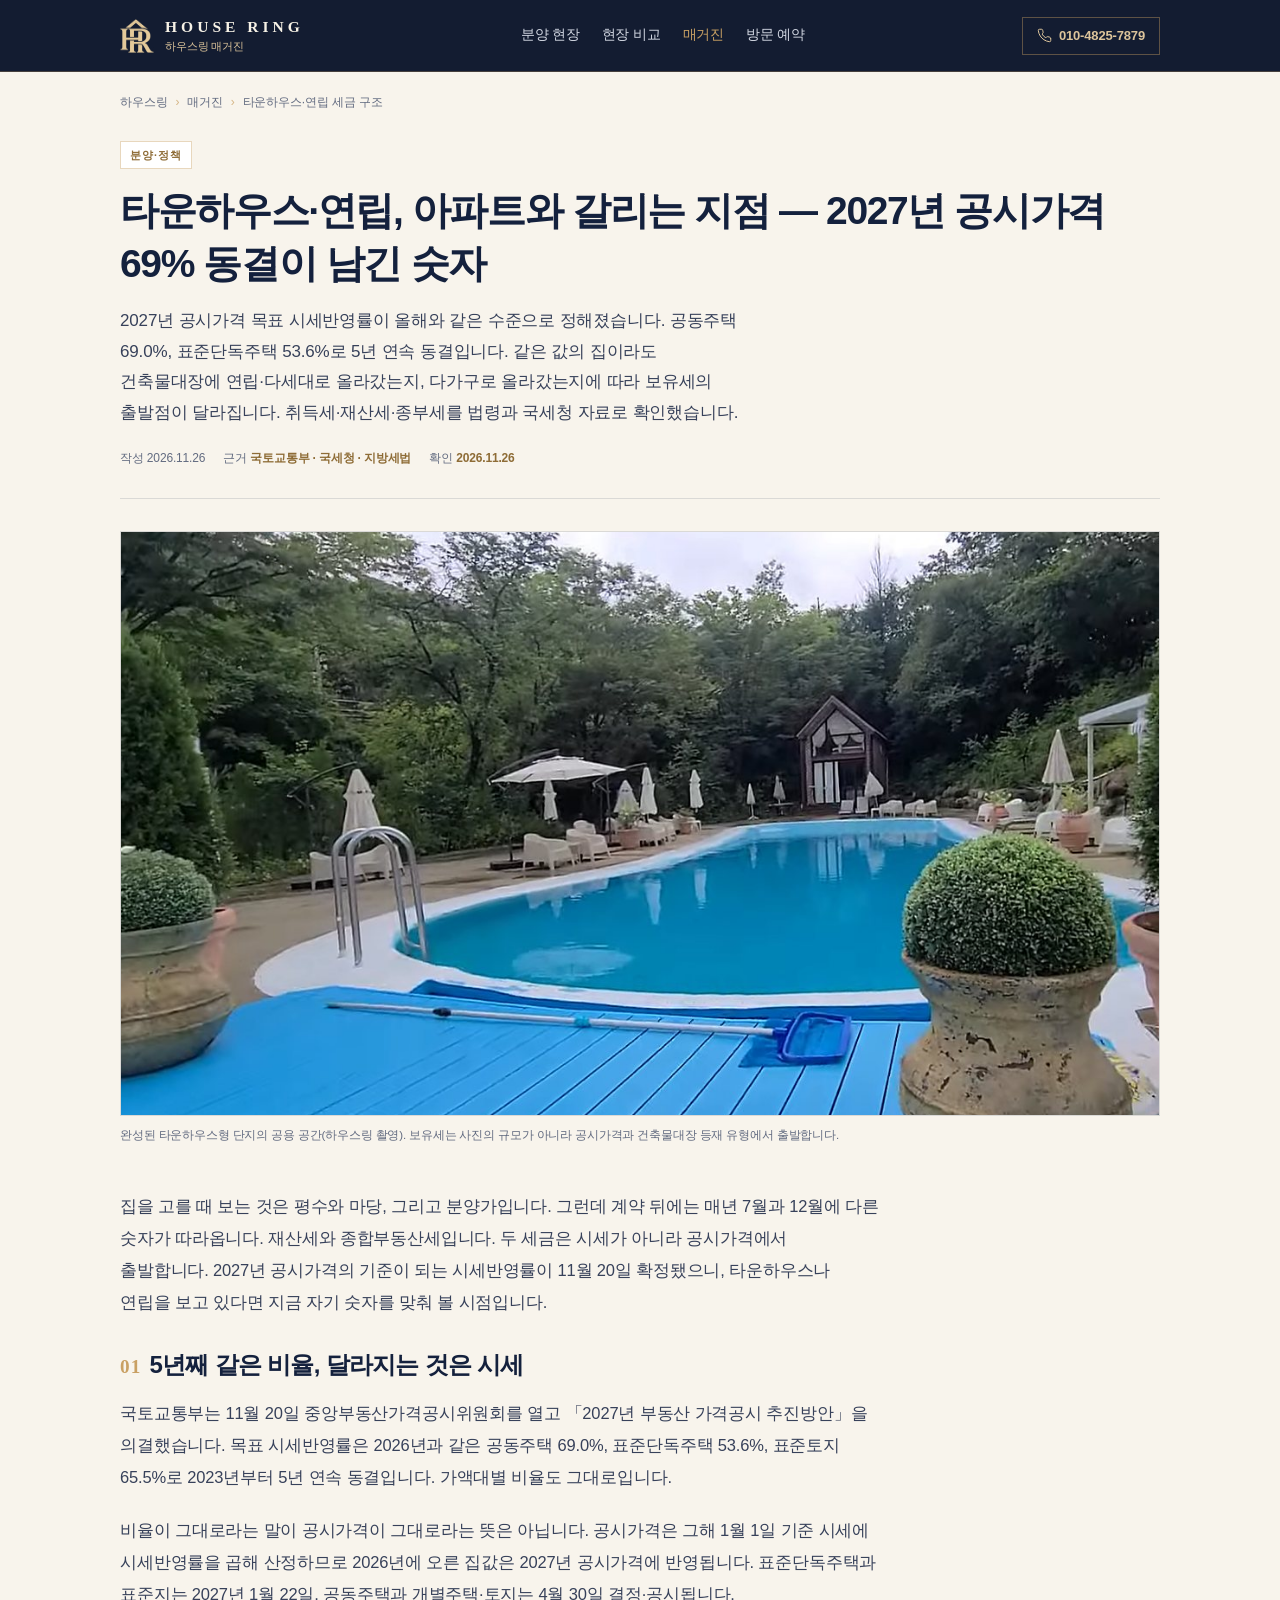
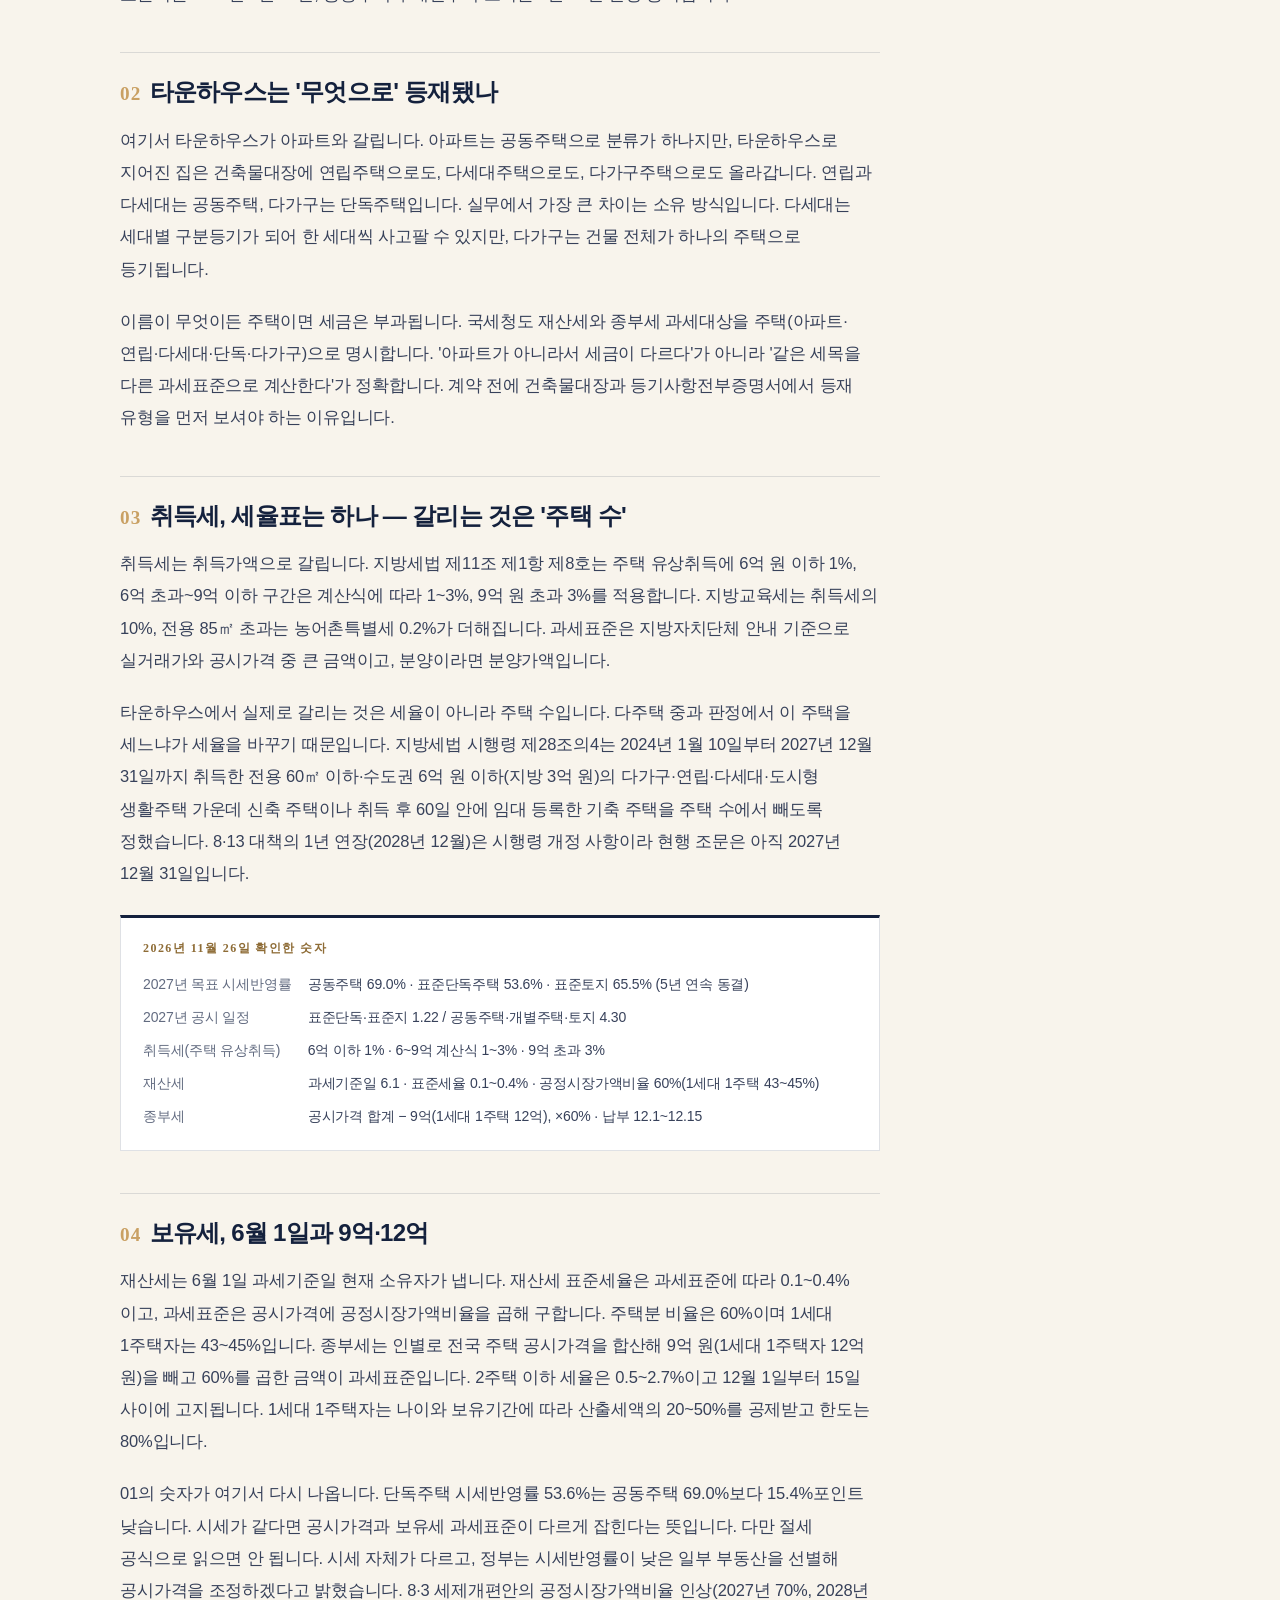
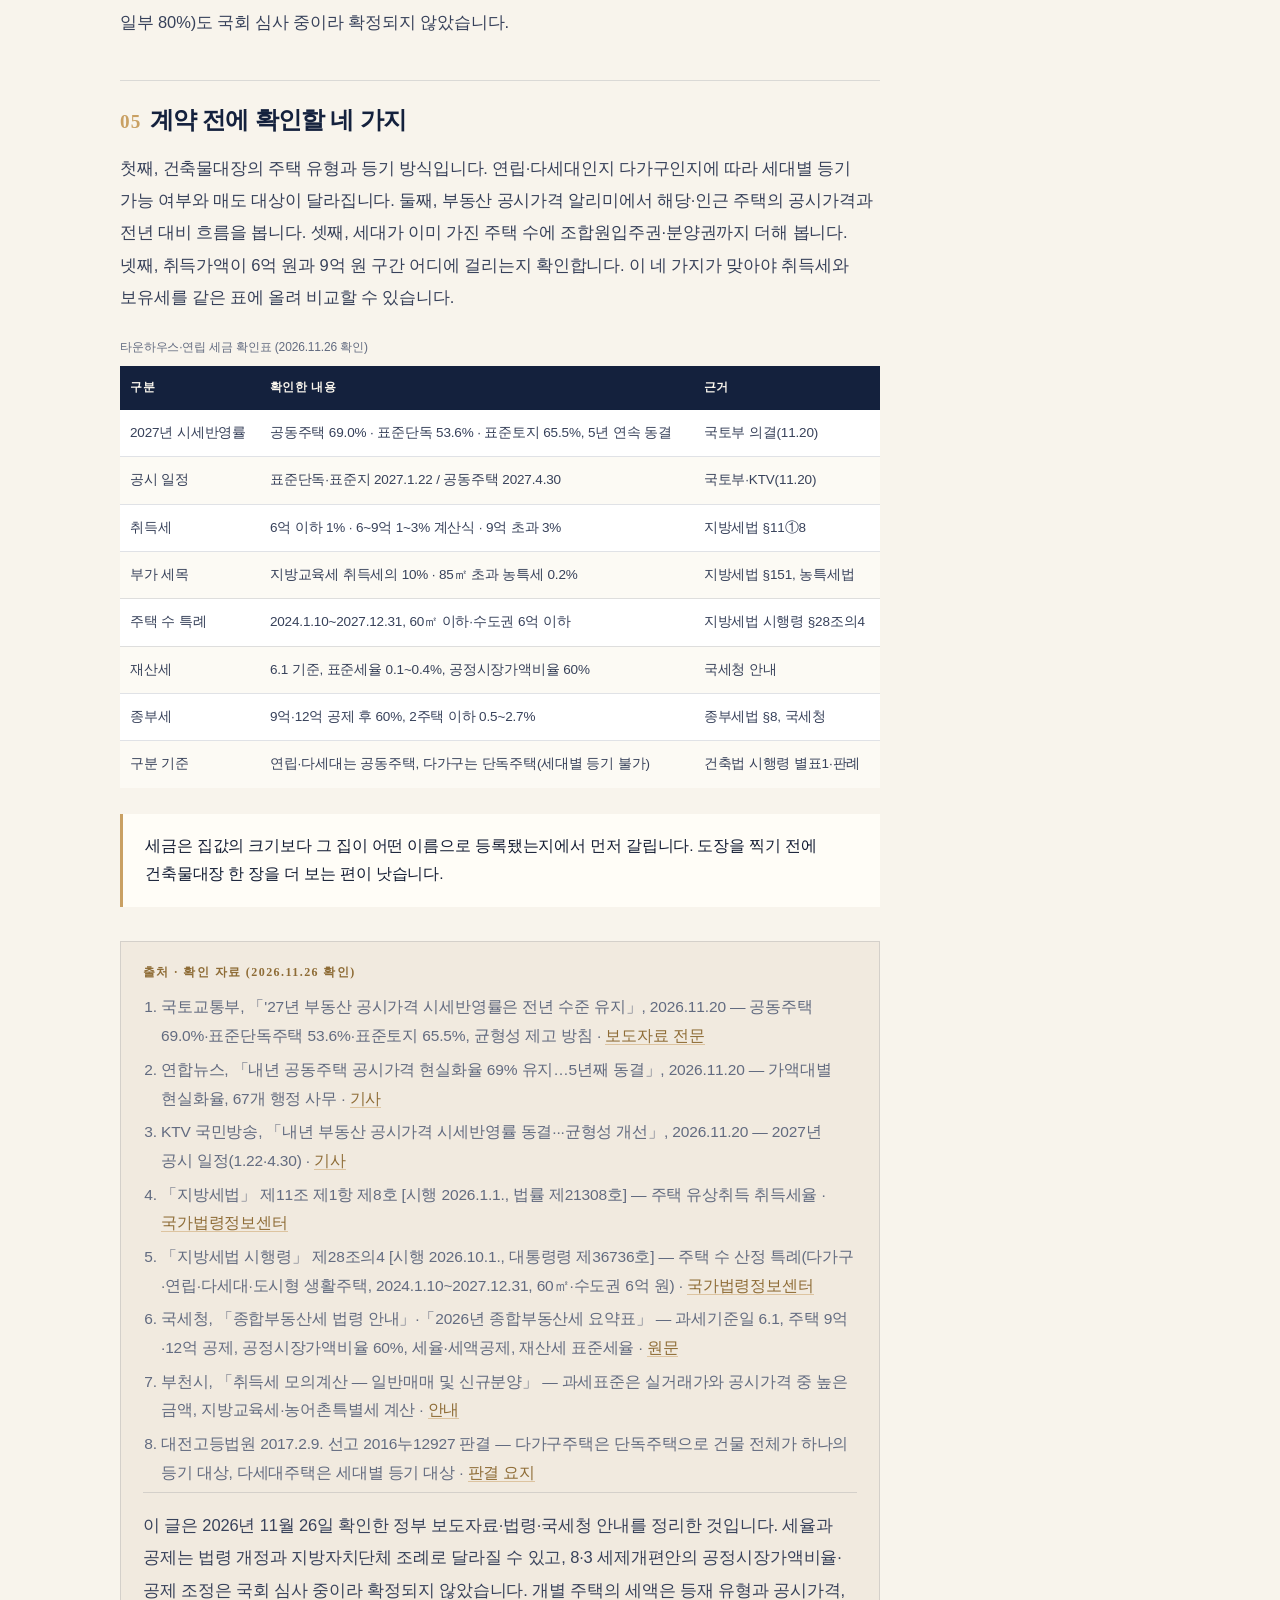
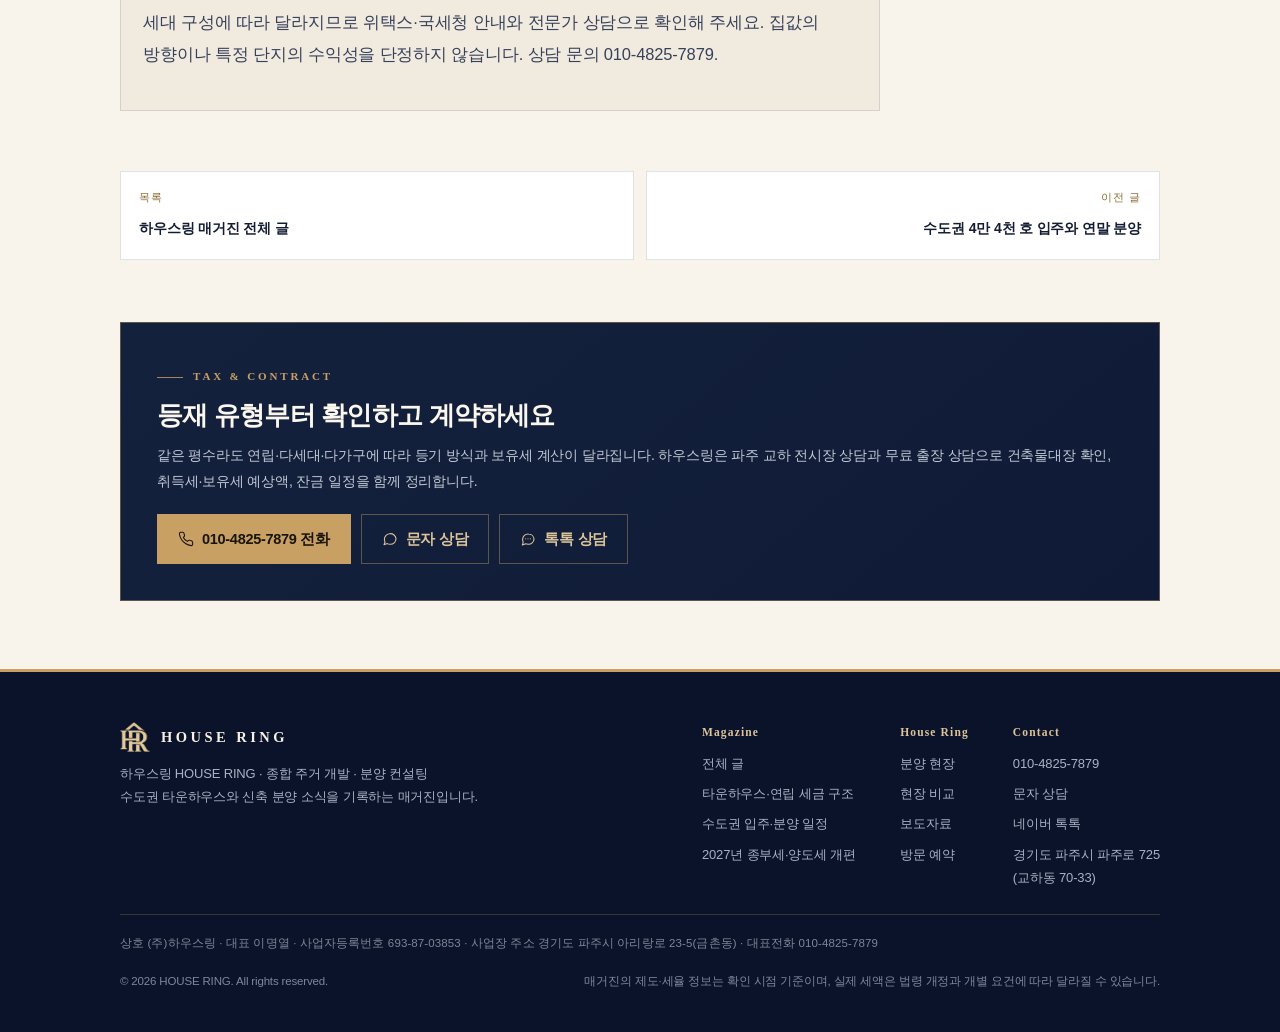
<file: magazine/townhouse-tax-2027/index.html>
<!DOCTYPE html>
<html lang="ko">
<head>
<meta charset="utf-8">
<!-- Google Analytics 4 (gtag.js) -->
<script async src="https://www.googletagmanager.com/gtag/js?id=G-CTBEJHS4K2"></script>
<script>
  window.dataLayer = window.dataLayer || [];
  function gtag(){dataLayer.push(arguments);}
  gtag('js', new Date());
  gtag('config', 'G-CTBEJHS4K2');
</script>
<meta name="viewport" content="width=device-width, initial-scale=1">
<title>타운하우스·연립, 아파트와 갈리는 지점 — 2027년 공시가격 69% 동결이 남긴 숫자 | 하우스링 매거진</title>
<meta name="description" content="2026년 11월 20일 국토교통부는 2027년 공시가격 목표 시세반영률을 공동주택 69.0%, 표준단독주택 53.6%로 5년 연속 동결했습니다. 같은 값의 집이라도 건축물대장에 연립·다세대로 올라갔는지 다가구로 올라갔는지에 따라 보유세의 출발점이 달라집니다. 취득세·재산세·종부세를 지방세법과 국세청 자료로 확인해 정리했습니다.">
<meta name="keywords" content="타운하우스 세금, 연립주택 다세대 다가구 차이, 2027 공시가격 시세반영률, 공동주택 69%, 표준단독주택 53.6%, 취득세율 1% 3%, 재산세 공정시장가액비율, 종부세 12억, 하우스링 매거진">
<meta name="robots" content="index, follow">
<link rel="canonical" href="https://housering.co.kr/magazine/townhouse-tax-2027/">
<meta name="theme-color" content="#14213D">

<meta property="og:type" content="article">
<meta property="og:site_name" content="하우스링 HOUSE RING">
<meta property="og:locale" content="ko_KR">
<meta property="og:url" content="https://housering.co.kr/magazine/townhouse-tax-2027/">
<meta property="og:title" content="타운하우스·연립, 아파트와 갈리는 지점 — 2027년 공시가격 69% 동결이 남긴 숫자">
<meta property="og:description" content="공동주택 69.0%, 표준단독주택 53.6%로 5년 연속 동결. 취득세 1~3%, 재산세 0.1~0.4%, 종부세 9억·12억. 계약 전에 확인할 숫자만 골랐습니다.">
<meta property="og:image" content="https://housering.co.kr/assets/photos/seojong.jpg">
<meta property="og:image:width" content="1200">
<meta property="og:image:height" content="884">
<meta property="og:image:alt" content="완성된 타운하우스형 단지의 공용 수영장과 정원">
<meta property="article:published_time" content="2026-11-26T08:00:00+09:00">
<meta property="article:modified_time" content="2026-11-26T08:00:00+09:00">
<meta property="article:section" content="분양·정책">
<meta name="twitter:card" content="summary_large_image">
<meta name="twitter:title" content="타운하우스·연립, 아파트와 갈리는 지점">
<meta name="twitter:description" content="2027년 공시가격 시세반영률 5년 연속 동결. 등재 유형과 취득세·재산세·종부세 숫자 정리.">
<meta name="twitter:image" content="https://housering.co.kr/assets/photos/seojong.jpg">

<link rel="icon" href="/assets/logo-mark-navy.png">
<link rel="stylesheet" href="/magazine/assets/magazine.css?v=20261124a">
<script type="application/ld+json">
{
  "@context": "https://schema.org",
  "@type": "Article",
  "headline": "타운하우스·연립, 아파트와 갈리는 지점 — 2027년 공시가격 69% 동결이 남긴 숫자",
  "description": "2027년 공시가격 목표 시세반영률 동결(11.20)을 기준으로 타운하우스·연립·다가구의 등재 유형과 취득세·재산세·종부세 구조를 지방세법·국세청 자료로 정리했습니다.",
  "image": ["https://housering.co.kr/assets/photos/seojong.jpg"],
  "datePublished": "2026-11-26T08:00:00+09:00",
  "dateModified": "2026-11-26T08:00:00+09:00",
  "inLanguage": "ko-KR",
  "articleSection": "분양·정책",
  "author": { "@type": "Organization", "name": "하우스링 HOUSE RING", "url": "https://housering.co.kr/" },
  "publisher": {
    "@type": "Organization",
    "name": "하우스링 HOUSE RING",
    "url": "https://housering.co.kr/",
    "telephone": "+82-10-4825-7879"
  },
  "mainEntityOfPage": { "@type": "WebPage", "@id": "https://housering.co.kr/magazine/townhouse-tax-2027/" }
}
</script>
<script type="application/ld+json">
{
  "@context": "https://schema.org",
  "@type": "BreadcrumbList",
  "itemListElement": [
    { "@type": "ListItem", "position": 1, "name": "하우스링", "item": "https://housering.co.kr/" },
    { "@type": "ListItem", "position": 2, "name": "매거진", "item": "https://housering.co.kr/magazine/" },
    { "@type": "ListItem", "position": 3, "name": "타운하우스·연립 세금 구조", "item": "https://housering.co.kr/magazine/townhouse-tax-2027/" }
  ]
}
</script>
</head>
<body>
<a class="skip" href="#article">본문 바로가기</a>

<svg width="0" height="0" style="position:absolute" aria-hidden="true" focusable="false"><defs>
<symbol id="i-phone" viewBox="0 0 24 24" fill="none" stroke="currentColor" stroke-width="1.6" stroke-linecap="round" stroke-linejoin="round"><path d="M22 16.9v3a2 2 0 0 1-2.2 2 19.8 19.8 0 0 1-8.6-3.1 19.5 19.5 0 0 1-6-6A19.8 19.8 0 0 1 2.1 4.2 2 2 0 0 1 4.1 2h3a2 2 0 0 1 2 1.7c.1.9.3 1.8.6 2.6a2 2 0 0 1-.5 2.1L8 9.6a16 16 0 0 0 6 6l1.2-1.2a2 2 0 0 1 2.1-.5c.8.3 1.7.5 2.6.6a2 2 0 0 1 1.7 2z"/></symbol>
<symbol id="i-sms" viewBox="0 0 24 24" fill="none" stroke="currentColor" stroke-width="1.6" stroke-linecap="round" stroke-linejoin="round"><path d="M21 11.5a8.4 8.4 0 0 1-9 8.4 8.9 8.9 0 0 1-4.1-1L3 20.5l1.6-4a8.4 8.4 0 0 1-1-4.1 8.4 8.4 0 0 1 8.5-8.4 8.5 8.5 0 0 1 8.9 7.5z"/></symbol>
<symbol id="i-chat" viewBox="0 0 24 24" fill="none" stroke="currentColor" stroke-width="1.6" stroke-linecap="round" stroke-linejoin="round"><path d="M21 11.5a8.4 8.4 0 0 1-9 8.4 9.7 9.7 0 0 1-3.3-.6L3.5 21l1.4-4.3a8.1 8.1 0 0 1-1-3.9 8.4 8.4 0 0 1 9-8.4 8.4 8.4 0 0 1 8.1 8.1z"/><path d="M8.5 11.8h.01M12 11.8h.01M15.5 11.8h.01"/></symbol>
<symbol id="i-arrow" viewBox="0 0 24 24" fill="none" stroke="currentColor" stroke-width="1.7" stroke-linecap="round" stroke-linejoin="round"><path d="M5 12h14M13 6l6 6-6 6"/></symbol>
</defs></svg>

<header class="mag-header">
  <div class="wrap">
    <a class="mag-brand" href="/" aria-label="하우스링 메인 페이지">
      <img class="mark" src="/assets/logo-mark-gold.png" alt="하우스링 HOUSE RING 로고" width="34" height="34">
      <span class="txt"><b>HOUSE RING</b><i>하우스링 매거진</i></span>
    </a>
    <nav class="mag-nav" aria-label="주요 메뉴">
      <a href="/#properties">분양 현장</a>
      <a href="/#compare">현장 비교</a>
      <a class="is-now" href="/magazine/">매거진</a>
      <a href="/#booking">방문 예약</a>
    </nav>
    <div class="mag-head-actions">
      <a class="mag-phone" href="tel:+821048257879"><svg aria-hidden="true"><use href="#i-phone"/></svg><span>010-4825-7879</span></a>
    </div>
  </div>
</header>

<main id="article">
  <div class="wrap">
    <nav class="crumb" aria-label="위치">
      <ol>
        <li><a href="/">하우스링</a></li>
        <li><a href="/magazine/">매거진</a></li>
        <li>타운하우스·연립 세금 구조</li>
      </ol>
    </nav>

    <header class="article-head">
      <span class="chip">분양·정책</span>
      <h1>타운하우스·연립, 아파트와 갈리는 지점 — 2027년 공시가격 69% 동결이 남긴 숫자</h1>
      <p class="sub">2027년 공시가격 목표 시세반영률이 올해와 같은 수준으로 정해졌습니다. 공동주택 69.0%, 표준단독주택 53.6%로 5년 연속 동결입니다. 같은 값의 집이라도 건축물대장에 연립·다세대로 올라갔는지, 다가구로 올라갔는지에 따라 보유세의 출발점이 달라집니다. 취득세·재산세·종부세를 법령과 국세청 자료로 확인했습니다.</p>
      <div class="article-meta">
        <span>작성 <time datetime="2026-11-26">2026.11.26</time></span>
        <span>근거 <b>국토교통부 · 국세청 · 지방세법</b></span>
        <span>확인 <b>2026.11.26</b></span>
      </div>
    </header>

    <div class="article-hero">
      <figure>
        <img src="/assets/photos/seojong.jpg" alt="완성된 타운하우스형 단지의 공용 수영장과 정원" width="1200" height="884">
        <figcaption>완성된 타운하우스형 단지의 공용 공간(하우스링 촬영). 보유세는 사진의 규모가 아니라 공시가격과 건축물대장 등재 유형에서 출발합니다.</figcaption>
      </figure>
    </div>

    <div class="article-body">
      <p>집을 고를 때 보는 것은 평수와 마당, 그리고 분양가입니다. 그런데 계약 뒤에는 매년 7월과 12월에 다른 숫자가 따라옵니다. 재산세와 종합부동산세입니다. 두 세금은 시세가 아니라 공시가격에서 출발합니다. 2027년 공시가격의 기준이 되는 시세반영률이 11월 20일 확정됐으니, 타운하우스나 연립을 보고 있다면 지금 자기 숫자를 맞춰 볼 시점입니다.</p>

      <h2><span class="num">01</span>5년째 같은 비율, 달라지는 것은 시세</h2>
      <p>국토교통부는 11월 20일 중앙부동산가격공시위원회를 열고 「2027년 부동산 가격공시 추진방안」을 의결했습니다. 목표 시세반영률은 2026년과 같은 공동주택 69.0%, 표준단독주택 53.6%, 표준토지 65.5%로 2023년부터 5년 연속 동결입니다. 가액대별 비율도 그대로입니다.</p>
      <p>비율이 그대로라는 말이 공시가격이 그대로라는 뜻은 아닙니다. 공시가격은 그해 1월 1일 기준 시세에 시세반영률을 곱해 산정하므로 2026년에 오른 집값은 2027년 공시가격에 반영됩니다. 표준단독주택과 표준지는 2027년 1월 22일, 공동주택과 개별주택·토지는 4월 30일 결정·공시됩니다.</p>

      <h2><span class="num">02</span>타운하우스는 '무엇으로' 등재됐나</h2>
      <p>여기서 타운하우스가 아파트와 갈립니다. 아파트는 공동주택으로 분류가 하나지만, 타운하우스로 지어진 집은 건축물대장에 연립주택으로도, 다세대주택으로도, 다가구주택으로도 올라갑니다. 연립과 다세대는 공동주택, 다가구는 단독주택입니다. 실무에서 가장 큰 차이는 소유 방식입니다. 다세대는 세대별 구분등기가 되어 한 세대씩 사고팔 수 있지만, 다가구는 건물 전체가 하나의 주택으로 등기됩니다.</p>
      <p>이름이 무엇이든 주택이면 세금은 부과됩니다. 국세청도 재산세와 종부세 과세대상을 주택(아파트·연립·다세대·단독·다가구)으로 명시합니다. '아파트가 아니라서 세금이 다르다'가 아니라 '같은 세목을 다른 과세표준으로 계산한다'가 정확합니다. 계약 전에 건축물대장과 등기사항전부증명서에서 등재 유형을 먼저 보셔야 하는 이유입니다.</p>

      <h2><span class="num">03</span>취득세, 세율표는 하나 — 갈리는 것은 '주택 수'</h2>
      <p>취득세는 취득가액으로 갈립니다. 지방세법 제11조 제1항 제8호는 주택 유상취득에 6억 원 이하 1%, 6억 초과~9억 이하 구간은 계산식에 따라 1~3%, 9억 원 초과 3%를 적용합니다. 지방교육세는 취득세의 10%, 전용 85㎡ 초과는 농어촌특별세 0.2%가 더해집니다. 과세표준은 지방자치단체 안내 기준으로 실거래가와 공시가격 중 큰 금액이고, 분양이라면 분양가액입니다.</p>
      <p>타운하우스에서 실제로 갈리는 것은 세율이 아니라 주택 수입니다. 다주택 중과 판정에서 이 주택을 세느냐가 세율을 바꾸기 때문입니다. 지방세법 시행령 제28조의4는 2024년 1월 10일부터 2027년 12월 31일까지 취득한 전용 60㎡ 이하·수도권 6억 원 이하(지방 3억 원)의 다가구·연립·다세대·도시형 생활주택 가운데 신축 주택이나 취득 후 60일 안에 임대 등록한 기축 주택을 주택 수에서 빼도록 정했습니다. 8·13 대책의 1년 연장(2028년 12월)은 시행령 개정 사항이라 현행 조문은 아직 2027년 12월 31일입니다.</p>

      <div class="factbox">
        <h3>2026년 11월 26일 확인한 숫자</h3>
        <dl>
          <dt>2027년 목표 시세반영률</dt>
          <dd>공동주택 69.0% · 표준단독주택 53.6% · 표준토지 65.5% (5년 연속 동결)</dd>
          <dt>2027년 공시 일정</dt>
          <dd>표준단독·표준지 1.22 / 공동주택·개별주택·토지 4.30</dd>
          <dt>취득세(주택 유상취득)</dt>
          <dd>6억 이하 1% · 6~9억 계산식 1~3% · 9억 초과 3%</dd>
          <dt>재산세</dt>
          <dd>과세기준일 6.1 · 표준세율 0.1~0.4% · 공정시장가액비율 60%(1세대 1주택 43~45%)</dd>
          <dt>종부세</dt>
          <dd>공시가격 합계 − 9억(1세대 1주택 12억), ×60% · 납부 12.1~12.15</dd>
        </dl>
      </div>

      <h2><span class="num">04</span>보유세, 6월 1일과 9억·12억</h2>
      <p>재산세는 6월 1일 과세기준일 현재 소유자가 냅니다. 재산세 표준세율은 과세표준에 따라 0.1~0.4%이고, 과세표준은 공시가격에 공정시장가액비율을 곱해 구합니다. 주택분 비율은 60%이며 1세대 1주택자는 43~45%입니다. 종부세는 인별로 전국 주택 공시가격을 합산해 9억 원(1세대 1주택자 12억 원)을 빼고 60%를 곱한 금액이 과세표준입니다. 2주택 이하 세율은 0.5~2.7%이고 12월 1일부터 15일 사이에 고지됩니다. 1세대 1주택자는 나이와 보유기간에 따라 산출세액의 20~50%를 공제받고 한도는 80%입니다.</p>
      <p>01의 숫자가 여기서 다시 나옵니다. 단독주택 시세반영률 53.6%는 공동주택 69.0%보다 15.4%포인트 낮습니다. 시세가 같다면 공시가격과 보유세 과세표준이 다르게 잡힌다는 뜻입니다. 다만 절세 공식으로 읽으면 안 됩니다. 시세 자체가 다르고, 정부는 시세반영률이 낮은 일부 부동산을 선별해 공시가격을 조정하겠다고 밝혔습니다. 8·3 세제개편안의 공정시장가액비율 인상(2027년 70%, 2028년 일부 80%)도 국회 심사 중이라 확정되지 않았습니다.</p>

      <h2><span class="num">05</span>계약 전에 확인할 네 가지</h2>
      <p>첫째, 건축물대장의 주택 유형과 등기 방식입니다. 연립·다세대인지 다가구인지에 따라 세대별 등기 가능 여부와 매도 대상이 달라집니다. 둘째, 부동산 공시가격 알리미에서 해당·인근 주택의 공시가격과 전년 대비 흐름을 봅니다. 셋째, 세대가 이미 가진 주택 수에 조합원입주권·분양권까지 더해 봅니다. 넷째, 취득가액이 6억 원과 9억 원 구간 어디에 걸리는지 확인합니다. 이 네 가지가 맞아야 취득세와 보유세를 같은 표에 올려 비교할 수 있습니다.</p>

      <div class="tablewrap">
        <table class="price">
          <caption>타운하우스·연립 세금 확인표 (2026.11.26 확인)</caption>
          <thead><tr><th>구분</th><th>확인한 내용</th><th>근거</th></tr></thead>
          <tbody>
            <tr><td>2027년 시세반영률</td><td>공동주택 69.0% · 표준단독 53.6% · 표준토지 65.5%, 5년 연속 동결</td><td>국토부 의결(11.20)</td></tr>
            <tr><td>공시 일정</td><td>표준단독·표준지 2027.1.22 / 공동주택 2027.4.30</td><td>국토부·KTV(11.20)</td></tr>
            <tr><td>취득세</td><td>6억 이하 1% · 6~9억 1~3% 계산식 · 9억 초과 3%</td><td>지방세법 §11①8</td></tr>
            <tr><td>부가 세목</td><td>지방교육세 취득세의 10% · 85㎡ 초과 농특세 0.2%</td><td>지방세법 §151, 농특세법</td></tr>
            <tr><td>주택 수 특례</td><td>2024.1.10~2027.12.31, 60㎡ 이하·수도권 6억 이하</td><td>지방세법 시행령 §28조의4</td></tr>
            <tr><td>재산세</td><td>6.1 기준, 표준세율 0.1~0.4%, 공정시장가액비율 60%</td><td>국세청 안내</td></tr>
            <tr><td>종부세</td><td>9억·12억 공제 후 60%, 2주택 이하 0.5~2.7%</td><td>종부세법 §8, 국세청</td></tr>
            <tr><td>구분 기준</td><td>연립·다세대는 공동주택, 다가구는 단독주택(세대별 등기 불가)</td><td>건축법 시행령 별표1·판례</td></tr>
          </tbody>
        </table>
      </div>

      <blockquote>세금은 집값의 크기보다 그 집이 어떤 이름으로 등록됐는지에서 먼저 갈립니다. 도장을 찍기 전에 건축물대장 한 장을 더 보는 편이 낫습니다.</blockquote>

      <div class="sources">
        <h3>출처 · 확인 자료 (2026.11.26 확인)</h3>
        <ol>
          <li>국토교통부, 「'27년 부동산 공시가격 시세반영률은 전년 수준 유지」, 2026.11.20 — 공동주택 69.0%·표준단독주택 53.6%·표준토지 65.5%, 균형성 제고 방침 · <a href="https://www.hkilbo.kr/news/articleView.html?idxno=144262" target="_blank" rel="noopener">보도자료 전문</a></li>
          <li>연합뉴스, 「내년 공동주택 공시가격 현실화율 69% 유지…5년째 동결」, 2026.11.20 — 가액대별 현실화율, 67개 행정 사무 · <a href="https://www.yna.co.kr/view/AKR20261120143400003" target="_blank" rel="noopener">기사</a></li>
          <li>KTV 국민방송, 「내년 부동산 공시가격 시세반영률 동결···균형성 개선」, 2026.11.20 — 2027년 공시 일정(1.22·4.30) · <a href="https://www.ktv.go.kr/news/latest/view?content_id=764357" target="_blank" rel="noopener">기사</a></li>
          <li>「지방세법」 제11조 제1항 제8호 [시행 2026.1.1., 법률 제21308호] — 주택 유상취득 취득세율 · <a href="https://www.law.go.kr/LSW/lsLinkProc.do?joNo=001100&amp;lsNm=%EC%A7%80%EB%B0%A9%EC%84%B8%EB%B2%95&amp;mode=11" target="_blank" rel="noopener">국가법령정보센터</a></li>
          <li>「지방세법 시행령」 제28조의4 [시행 2026.10.1., 대통령령 제36736호] — 주택 수 산정 특례(다가구·연립·다세대·도시형 생활주택, 2024.1.10~2027.12.31, 60㎡·수도권 6억 원) · <a href="https://www.law.go.kr/lsLinkCommonInfo.do?chrClsCd=010202&amp;lspttninfSeq=159733" target="_blank" rel="noopener">국가법령정보센터</a></li>
          <li>국세청, 「종합부동산세 법령 안내」·「2026년 종합부동산세 요약표」 — 과세기준일 6.1, 주택 9억·12억 공제, 공정시장가액비율 60%, 세율·세액공제, 재산세 표준세율 · <a href="https://www.nts.go.kr/nts/cm/cntnts/cntntsView.do?cntntsId=7739" target="_blank" rel="noopener">원문</a></li>
          <li>부천시, 「취득세 모의계산 — 일반매매 및 신규분양」 — 과세표준은 실거래가와 공시가격 중 높은 금액, 지방교육세·농어촌특별세 계산 · <a href="https://www.bucheon.go.kr/site/homepage/menu/viewMenu?menuid=148005008002001001" target="_blank" rel="noopener">안내</a></li>
          <li>대전고등법원 2017.2.9. 선고 2016누12927 판결 — 다가구주택은 단독주택으로 건물 전체가 하나의 등기 대상, 다세대주택은 세대별 등기 대상 · <a href="https://albup.co.kr/page/judgement_detail.php?com_idx=24764" target="_blank" rel="noopener">판결 요지</a></li>
        </ol>
        <p class="disclaimer">이 글은 2026년 11월 26일 확인한 정부 보도자료·법령·국세청 안내를 정리한 것입니다. 세율과 공제는 법령 개정과 지방자치단체 조례로 달라질 수 있고, 8·3 세제개편안의 공정시장가액비율·공제 조정은 국회 심사 중이라 확정되지 않았습니다. 개별 주택의 세액은 등재 유형과 공시가격, 세대 구성에 따라 달라지므로 위택스·국세청 안내와 전문가 상담으로 확인해 주세요. 집값의 방향이나 특정 단지의 수익성을 단정하지 않습니다. 상담 문의 010-4825-7879.</p>
      </div>
    </div>

    <nav class="pager" aria-label="글 이동">
      <a href="/magazine/"><small>목록</small><b>하우스링 매거진 전체 글</b></a>
      <a class="next" href="/magazine/metro-supply-2026/"><small>이전 글</small><b>수도권 4만 4천 호 입주와 연말 분양</b></a>
    </nav>
  </div>

  <div class="wrap">
    <section class="cta">
      <span class="eyebrow">Tax &amp; Contract</span>
      <h2>등재 유형부터 확인하고 계약하세요</h2>
      <p>같은 평수라도 연립·다세대·다가구에 따라 등기 방식과 보유세 계산이 달라집니다. 하우스링은 파주 교하 전시장 상담과 무료 출장 상담으로 건축물대장 확인, 취득세·보유세 예상액, 잔금 일정을 함께 정리합니다.</p>
      <div class="cta-btns">
        <a class="btn btn-gold" href="tel:+821048257879"><svg aria-hidden="true"><use href="#i-phone"/></svg>010-4825-7879 전화</a>
        <a class="btn btn-line" href="sms:+821048257879"><svg aria-hidden="true"><use href="#i-sms"/></svg>문자 상담</a>
        <a class="btn btn-line" href="https://talk.naver.com/ct/wfuyhez" target="_blank" rel="noopener"><svg aria-hidden="true"><use href="#i-chat"/></svg>톡톡 상담</a>
      </div>
    </section>
  </div>
</main>

<footer class="mag-footer">
  <div class="wrap">
    <div class="top">
      <div>
        <div class="brandline">
          <img class="mark" src="/assets/logo-mark-gold.png" alt="하우스링 HOUSE RING 로고" width="30" height="30">
          <b>HOUSE RING</b>
        </div>
        <p>하우스링 HOUSE RING · 종합 주거 개발 · 분양 컨설팅<br>수도권 타운하우스와 신축 분양 소식을 기록하는 매거진입니다.</p>
      </div>
      <div class="cols">
        <div>
          <b>Magazine</b>
          <a href="/magazine/">전체 글</a>
          <a href="/magazine/townhouse-tax-2027/">타운하우스·연립 세금 구조</a>
          <a href="/magazine/metro-supply-2026/">수도권 입주·분양 일정</a>
          <a href="/magazine/residence-tax-2027/">2027년 종부세·양도세 개편</a>
        </div>
        <div>
          <b>House Ring</b>
          <a href="/#properties">분양 현장</a>
          <a href="/#compare">현장 비교</a>
          <a href="/#press">보도자료</a>
          <a href="/#booking">방문 예약</a>
        </div>
        <div>
          <b>Contact</b>
          <a href="tel:+821048257879">010-4825-7879</a>
          <a href="sms:+821048257879">문자 상담</a>
          <a href="https://talk.naver.com/ct/wfuyhez" target="_blank" rel="noopener">네이버 톡톡</a>
          <span>경기도 파주시 파주로 725<br>(교하동 70-33)</span>
        </div>
      </div>
    </div>
    <div class="bizline">상호 (주)하우스링 · 대표 이명열 · 사업자등록번호 693-87-03853 · 사업장 주소 경기도 파주시 아리랑로 23-5(금촌동) · 대표전화 010-4825-7879</div>
    <div class="bottom">
      <p>© 2026 HOUSE RING. All rights reserved.</p>
      <p>매거진의 제도·세율 정보는 확인 시점 기준이며, 실제 세액은 법령 개정과 개별 요건에 따라 달라질 수 있습니다.</p>
    </div>
  </div>
</footer>

<div class="mobile-bar">
  <a class="btn btn-line" href="sms:+821048257879"><svg aria-hidden="true"><use href="#i-sms"/></svg>문자 상담</a>
  <a class="btn btn-gold" href="tel:+821048257879"><svg aria-hidden="true"><use href="#i-phone"/></svg>전화 상담</a>
</div>

</body>
</html>
</file>
<file: assets/lp.css>
/* ============================================================
   HOUSE RING · 현장 단독 랜딩페이지 공용 스타일
   lacntiy(/lancity/), hyangnam(/hyangnam/) 공통
   ============================================================ */
*,*::before,*::after{box-sizing:border-box}
:root{
  --navy:#14213D;
  --navy-900:#0A1329;
  --navy-800:#0F1B36;
  --navy-700:#1B2B4D;
  --gold:#C9A063;
  --gold-soft:#DCC49B;
  --gold-pale:#EBDCC0;
  --cream:#F8F4EC;
  --cream-2:#F1EADF;
  --ink:#131C33;
  --ink-2:#37415A;
  --muted:#626B80;
  --line:rgba(20,33,61,.13);
  --line-gold:rgba(201,160,99,.42);
  --ff:-apple-system,BlinkMacSystemFont,"Apple SD Gothic Neo","Noto Sans KR","Malgun Gothic",Roboto,"Helvetica Neue",Arial,sans-serif;
  --ff-serif:"Bodoni MT",Didot,"Playfair Display",Georgia,"Times New Roman",serif;
  --shadow-s:0 2px 10px rgba(10,19,41,.06);
  --shadow-m:0 18px 40px -20px rgba(10,19,41,.38);
  --max:1120px;
  --header-h:66px;
}
html{-webkit-text-size-adjust:100%;scroll-behavior:smooth;scroll-padding-top:calc(var(--header-h) + 12px)}
body{margin:0;background:var(--cream);color:var(--ink);font-family:var(--ff);font-size:16px;line-height:1.72;letter-spacing:-.012em;-webkit-font-smoothing:antialiased;word-break:keep-all;overflow-x:hidden;padding-bottom:0}
img{max-width:100%;display:block;height:auto}
a{color:inherit;text-decoration:none}
button{font:inherit;color:inherit;cursor:pointer;border:0;background:none}
h1,h2,h3,h4,p,dl,dd,figure{margin:0}
svg{flex:none}
.wrap{width:100%;max-width:var(--max);margin:0 auto;padding:0 22px}
.nowrap{white-space:nowrap}

/* ---------- header ---------- */
.lp-header{position:sticky;top:0;z-index:50;background:rgba(248,244,236,.94);backdrop-filter:blur(10px);border-bottom:1px solid var(--line)}
.lp-header .wrap{display:flex;align-items:center;gap:14px;height:var(--header-h)}
.brand{display:flex;align-items:center;gap:10px;min-width:0}
.brand img{width:26px;height:auto}
.brand b{display:block;font-family:var(--ff-serif);font-size:15px;letter-spacing:.16em;line-height:1.2;color:var(--navy)}
.brand i{display:block;font-style:normal;font-size:11.5px;color:var(--muted);letter-spacing:-.01em;line-height:1.35;white-space:nowrap;overflow:hidden;text-overflow:ellipsis}
.lp-nav{display:flex;gap:20px;margin-left:auto;font-size:14px;color:var(--ink-2)}
.lp-nav a:hover{color:var(--navy);text-decoration:underline;text-underline-offset:5px}
.header-actions{display:flex;align-items:center;gap:8px;margin-left:auto}
.lp-nav + .header-actions{margin-left:20px}
.header-home{font-size:12.5px;color:var(--muted);display:inline-flex;align-items:center;gap:4px}
.header-home svg{width:13px;height:13px;transform:rotate(180deg)}
.header-phone{display:inline-flex;align-items:center;gap:6px;background:var(--navy);color:#fff;font-weight:700;font-size:13.5px;padding:9px 14px;border-radius:999px;letter-spacing:.01em}
.header-phone svg{width:15px;height:15px;color:var(--gold-soft)}
.header-phone:hover{background:var(--navy-700)}

/* ---------- buttons ---------- */
.btn{display:inline-flex;align-items:center;justify-content:center;gap:8px;padding:14px 22px;border-radius:999px;font-weight:700;font-size:15.5px;line-height:1.25;letter-spacing:-.01em;transition:transform .18s ease,background .18s ease,color .18s ease,box-shadow .18s ease;white-space:nowrap}
.btn svg{width:18px;height:18px}
.btn-gold{background:var(--gold);color:#20180A;box-shadow:0 10px 26px -14px rgba(201,160,99,.95)}
.btn-gold:hover{background:#D6AF73;transform:translateY(-1px)}
.btn-navy{background:var(--navy);color:#fff}
.btn-navy:hover{background:var(--navy-700)}
.btn-line{border:1px solid var(--line-gold);color:var(--navy);background:rgba(255,255,255,.6)}
.btn-line:hover{background:#fff;border-color:var(--gold)}
.btn-ghost{border:1px solid rgba(255,255,255,.42);color:#fff;background:rgba(255,255,255,.06)}
.btn-ghost:hover{background:rgba(255,255,255,.16)}
.btn-tel{background:var(--navy);color:#fff;box-shadow:0 12px 26px -16px rgba(10,19,41,.8)}
.btn-tel svg{color:var(--gold-soft)}

/* ---------- hero ---------- */
.hero{position:relative;background:var(--navy-900);color:#fff;overflow:hidden;isolation:isolate}
.hero-media{position:absolute;inset:0;z-index:-2}
.hero-media img{width:100%;height:100%;object-fit:cover;object-position:center}
.hero-media::after{content:"";position:absolute;inset:0;background:linear-gradient(100deg,rgba(6,12,26,.92) 0%,rgba(8,15,32,.78) 42%,rgba(10,19,41,.34) 72%,rgba(10,19,41,.55) 100%)}
.hero-inner{position:relative;padding:64px 0 0}
.hero-copy{max-width:660px;padding-bottom:44px}
.eyebrow{display:inline-flex;align-items:center;gap:9px;font-size:11.5px;letter-spacing:.2em;text-transform:uppercase;color:var(--gold-soft);font-weight:700}
.eyebrow::before{content:"";width:26px;height:1px;background:var(--gold)}
.eyebrow.on-light{color:#8E6C36}
.hero h1{margin:16px 0 0;font-size:clamp(29px,4.6vw,50px);line-height:1.28;letter-spacing:-.03em;font-weight:800}
.hero h1 em{font-style:normal;color:var(--gold-pale);position:relative;white-space:nowrap}
.hero-sub{margin-top:18px;font-size:clamp(14.5px,1.5vw,16.5px);line-height:1.8;color:rgba(255,255,255,.86);max-width:610px}
.hero-sub b{color:#fff}
.price-punch{margin-top:22px;display:inline-block;padding:16px 22px;border:1px solid rgba(201,160,99,.5);border-radius:14px;background:rgba(201,160,99,.1)}
.price-punch small{display:block;font-size:11.5px;letter-spacing:.14em;color:var(--gold-soft);text-transform:uppercase;font-weight:700}
.price-punch b{display:block;margin-top:5px;font-size:clamp(19px,2.4vw,25px);line-height:1.4;letter-spacing:-.02em;color:#fff}
.price-punch b em{font-style:normal;color:var(--gold-pale)}
.price-punch .pp-note{display:block;margin-top:4px;font-size:12px;color:rgba(255,255,255,.62)}
.hero-badges{display:flex;flex-wrap:wrap;gap:7px;margin-top:18px}
.hero-badge{display:inline-flex;align-items:center;gap:6px;font-size:12.5px;padding:6px 11px;border-radius:999px;background:rgba(255,255,255,.09);border:1px solid rgba(255,255,255,.18);color:rgba(255,255,255,.9)}
.hero-badge .dot{width:5px;height:5px;border-radius:50%;background:var(--gold);flex:none}
.hero-badge.is-key{background:rgba(201,160,99,.2);border-color:rgba(201,160,99,.55);color:#fff;font-weight:700}
.hero-actions{display:flex;flex-wrap:wrap;gap:10px;margin-top:24px}
.hero-tel{display:inline-flex;align-items:center;gap:8px;margin-top:18px;font-size:13.5px;color:rgba(255,255,255,.72)}
.hero-tel svg{width:15px;height:15px;color:var(--gold-soft)}
.hero-tel b{color:#fff;font-size:15px;letter-spacing:.02em}
.hero-strip{position:relative;border-top:1px solid rgba(255,255,255,.16);background:rgba(6,12,26,.5);backdrop-filter:blur(6px)}
.hero-strip ul{list-style:none;margin:0;padding:0;display:grid;grid-template-columns:repeat(4,1fr)}
.hero-strip li{padding:18px 18px 20px;border-right:1px solid rgba(255,255,255,.12)}
.hero-strip li:last-child{border-right:0}
.hero-strip span{display:block;font-size:10.5px;letter-spacing:.18em;text-transform:uppercase;color:var(--gold-soft);font-weight:700}
.hero-strip b{display:block;margin-top:6px;font-size:14.5px;line-height:1.45;color:#fff;letter-spacing:-.02em}
.hero-strip small{display:block;margin-top:3px;font-size:12px;color:rgba(255,255,255,.58);line-height:1.5}

/* ---------- sections ---------- */
.section{padding:clamp(52px,7vw,88px) 0}
.section.tight{padding-top:0}
.sec-head{display:flex;flex-wrap:wrap;align-items:flex-end;gap:18px;margin-bottom:34px}
.sec-head > div{max-width:720px}
.title{font-size:clamp(23px,3.1vw,34px);line-height:1.34;letter-spacing:-.03em;font-weight:800;color:var(--navy)}
.title .thin{font-weight:400;color:var(--ink-2)}
.lead{margin-top:14px;font-size:15.5px;line-height:1.85;color:var(--ink-2)}
.lead + .lead{margin-top:10px}
.lead b{color:var(--navy)}
.sec-head-actions{margin-left:auto;display:flex;gap:10px;flex-wrap:wrap}
.sec-head-actions .btn{padding:11px 18px;font-size:14px}

/* ---------- cards ---------- */
.grid{display:grid;gap:16px}
.grid-3{grid-template-columns:repeat(3,1fr)}
.grid-2{grid-template-columns:repeat(2,1fr)}
.grid-4{grid-template-columns:repeat(4,1fr)}
.card-box{background:#fff;border:1px solid var(--line);border-radius:16px;padding:24px 22px;box-shadow:var(--shadow-s)}
.card-box .num{display:inline-flex;align-items:center;justify-content:center;width:30px;height:30px;border-radius:9px;background:var(--navy);color:var(--gold-soft);font-family:var(--ff-serif);font-size:14px;letter-spacing:.04em}
.card-box h3{margin-top:14px;font-size:17.5px;line-height:1.45;letter-spacing:-.02em;font-weight:800;color:var(--navy)}
.card-box p{margin-top:9px;font-size:14.2px;line-height:1.78;color:var(--ink-2)}
.card-box p b{color:var(--navy)}
.card-box .tagline{display:block;margin-top:12px;font-size:12.5px;color:#8E6C36;font-weight:700;letter-spacing:-.01em}

/* ---------- steps (출구 3) ---------- */
.steps{display:grid;grid-template-columns:repeat(3,1fr);gap:0;border:1px solid var(--line);border-radius:18px;overflow:hidden;background:#fff}
.step{padding:26px 22px;border-right:1px solid var(--line);position:relative}
.step:last-child{border-right:0}
.step .st-ep{font-size:11px;letter-spacing:.2em;text-transform:uppercase;color:#8E6C36;font-weight:700}
.step h3{margin-top:10px;font-size:17px;font-weight:800;color:var(--navy);letter-spacing:-.02em;line-height:1.45}
.step p{margin-top:8px;font-size:14px;line-height:1.78;color:var(--ink-2)}
.step .st-note{display:block;margin-top:12px;padding-top:12px;border-top:1px dashed var(--line);font-size:12.5px;color:var(--muted);line-height:1.65}

/* ---------- table ---------- */
.table-wrap{overflow-x:auto;-webkit-overflow-scrolling:touch;border:1px solid var(--line);border-radius:16px;background:#fff}
table.lp{width:100%;border-collapse:collapse;font-size:14.5px;min-width:520px}
table.lp caption{caption-side:top;text-align:left;padding:16px 18px 0;font-size:13px;color:var(--muted)}
table.lp th,table.lp td{padding:13px 16px;border-bottom:1px solid var(--line);text-align:left;vertical-align:top;line-height:1.6}
table.lp thead th{background:var(--navy);color:#fff;font-size:13px;font-weight:700;letter-spacing:.02em;border-bottom:0}
table.lp tbody th{width:132px;background:#FBF8F2;font-weight:700;color:var(--navy);font-size:13.5px}
table.lp tbody tr:last-child th,table.lp tbody tr:last-child td{border-bottom:0}
table.lp td b{color:var(--navy)}
table.lp .is-key{background:rgba(201,160,99,.1)}

/* ---------- type cards ---------- */
.type-grid{display:grid;grid-template-columns:repeat(4,1fr);gap:12px}
.type-card{background:#fff;border:1px solid var(--line);border-radius:14px;padding:18px 16px;text-align:center}
.type-card .t-name{display:block;font-family:var(--ff-serif);font-size:15px;letter-spacing:.06em;color:var(--navy);font-weight:700}
.type-card .t-area{display:block;margin-top:6px;font-size:12.5px;color:var(--muted)}
.type-card .t-count{display:block;margin-top:10px;font-size:19px;font-weight:800;color:var(--navy);letter-spacing:-.02em}
.type-card .t-count span{font-size:12px;font-weight:600;color:var(--muted);margin-left:2px}
.type-card.is-key{border-color:var(--line-gold);background:linear-gradient(180deg,#FFFDF8,#FBF5E9)}
.type-card.is-key .t-count{color:#8E6C36}

/* ---------- price cards ---------- */
.price-grid{display:grid;grid-template-columns:repeat(2,1fr);gap:16px}
.price-card{background:var(--navy);color:#fff;border-radius:18px;padding:28px 26px;position:relative;overflow:hidden}
.price-card::after{content:"";position:absolute;right:-40px;top:-40px;width:150px;height:150px;border-radius:50%;background:rgba(201,160,99,.16)}
.price-card .p-type{font-size:12px;letter-spacing:.18em;text-transform:uppercase;color:var(--gold-soft);font-weight:700}
.price-card .p-label{margin-top:10px;font-size:17px;font-weight:800;letter-spacing:-.02em}
.price-card .p-value{margin-top:8px;font-family:var(--ff-serif);font-size:clamp(26px,3.4vw,34px);line-height:1.2;color:#fff;letter-spacing:0}
.price-card .p-value small{font-family:var(--ff);font-size:15px;font-weight:700;margin-left:4px;color:var(--gold-pale)}
.price-card .p-note{margin-top:12px;font-size:12.5px;color:rgba(255,255,255,.66);line-height:1.6}

/* ---------- location list ---------- */
.loc-list{list-style:none;margin:0;padding:0;display:grid;gap:10px}
.loc-list li{display:flex;gap:12px;padding:15px 17px;background:#fff;border:1px solid var(--line);border-radius:12px;font-size:14.2px;line-height:1.7;color:var(--ink-2)}
.loc-list li b{color:var(--navy);display:block;font-size:14.5px}
.loc-list .loc-ico{flex:none;width:22px;height:22px;color:#8E6C36;margin-top:3px}
.loc-list .loc-ico svg{width:22px;height:22px}

/* ---------- timeline ---------- */
.timeline{list-style:none;margin:0;padding:0;position:relative}
.timeline::before{content:"";position:absolute;left:7px;top:6px;bottom:8px;width:1px;background:var(--line-gold)}
.timeline li{position:relative;padding:0 0 20px 30px;font-size:14.2px;line-height:1.75;color:var(--ink-2)}
.timeline li:last-child{padding-bottom:0}
.timeline li::before{content:"";position:absolute;left:0;top:8px;width:15px;height:15px;border-radius:50%;background:var(--cream);border:2px solid var(--gold)}
.timeline li b{display:block;color:var(--navy);font-size:14.8px}
.timeline li.is-done::before{background:var(--gold)}
.timeline li .tl-when{font-size:11.5px;letter-spacing:.1em;color:#8E6C36;font-weight:700;text-transform:uppercase}

/* ---------- notice / faq ---------- */
.notice{margin-top:26px;padding:18px 20px;border:1px solid var(--line);border-radius:12px;background:#FBF8F2;font-size:12.8px;line-height:1.8;color:var(--muted)}
.notice b{color:var(--ink-2)}
.faq{display:grid;gap:10px}
.faq details{background:#fff;border:1px solid var(--line);border-radius:12px;padding:0 18px}
.faq summary{cursor:pointer;list-style:none;padding:16px 26px 16px 0;position:relative;font-size:15px;font-weight:700;color:var(--navy);line-height:1.55}
.faq summary::-webkit-details-marker{display:none}
.faq summary::after{content:"+";position:absolute;right:2px;top:14px;font-size:20px;color:var(--gold);line-height:1;font-weight:400}
.faq details[open] summary::after{content:"−"}
.faq .faq-body{padding:0 0 18px;font-size:14.2px;line-height:1.82;color:var(--ink-2)}
.faq .faq-body b{color:var(--navy)}

/* ---------- cta ---------- */
.cta{background:var(--navy);color:#fff;padding:clamp(44px,6vw,70px) 0;position:relative;overflow:hidden}
.cta::before{content:"";position:absolute;left:-120px;bottom:-140px;width:340px;height:340px;border-radius:50%;background:radial-gradient(circle,rgba(201,160,99,.22),transparent 70%)}
.cta .wrap{position:relative;text-align:center;max-width:780px}
.cta h2{font-size:clamp(22px,3vw,32px);line-height:1.4;letter-spacing:-.03em;font-weight:800}
.cta h2 em{font-style:normal;color:var(--gold-pale)}
.cta p{margin-top:14px;font-size:14.8px;line-height:1.82;color:rgba(255,255,255,.8)}
.cta-phone{display:inline-flex;flex-direction:column;align-items:center;gap:2px;margin:24px 0 6px;padding:16px 34px;border-radius:16px;border:1px solid rgba(201,160,99,.5);background:rgba(201,160,99,.12)}
.cta-phone small{font-size:11.5px;letter-spacing:.18em;color:var(--gold-soft);text-transform:uppercase;font-weight:700}
.cta-phone b{font-family:var(--ff-serif);font-size:clamp(26px,4.4vw,38px);letter-spacing:.02em;color:#fff}
.cta-phone:hover{background:rgba(201,160,99,.2)}
.cta-actions{display:flex;flex-wrap:wrap;gap:10px;justify-content:center;margin-top:16px}
.cta-note{margin-top:18px;font-size:12px;color:rgba(255,255,255,.5);line-height:1.7}

/* ---------- footer ---------- */
.footer{background:var(--navy-900);color:rgba(255,255,255,.62);padding:34px 0 30px;font-size:12.5px;line-height:1.85}
.footer .f-top{display:flex;flex-wrap:wrap;gap:14px;align-items:center;padding-bottom:16px;border-bottom:1px solid rgba(255,255,255,.12)}
.footer .f-brand{display:flex;align-items:center;gap:9px;color:#fff}
.footer .f-brand img{width:22px}
.footer .f-brand b{font-family:var(--ff-serif);font-size:14px;letter-spacing:.16em}
.footer .f-links{display:flex;gap:16px;margin-left:auto;flex-wrap:wrap}
.footer .f-links a{color:rgba(255,255,255,.78)}
.footer .f-links a:hover{color:#fff;text-decoration:underline;text-underline-offset:4px}
.footer address{margin-top:14px;font-style:normal}
.footer .f-disc{margin-top:10px;font-size:11.5px;color:rgba(255,255,255,.45);line-height:1.8}
.footer .f-biz{margin-top:8px;font-size:11.5px;color:rgba(255,255,255,.5);line-height:1.8;letter-spacing:.01em}

/* ---------- sticky mobile call bar ---------- */
.callbar{display:none}
@media (max-width:820px){
  :root{--header-h:60px}
  .lp-nav{display:none}
  .header-home{display:none}
  .brand i{font-size:10.5px;max-width:150px}
  .hero-inner{padding-top:44px}
  .hero-copy{padding-bottom:30px;max-width:none}
  .hero-media::after{background:linear-gradient(180deg,rgba(6,12,26,.86) 0%,rgba(8,15,32,.8) 46%,rgba(8,15,32,.9) 100%)}
  .hero-strip ul{grid-template-columns:repeat(2,1fr)}
  .hero-strip li{border-bottom:1px solid rgba(255,255,255,.12)}
  .hero-strip li:nth-child(2n){border-right:0}
  .hero-strip li:nth-last-child(-n+2){border-bottom:0}
  .price-punch{display:block;padding:14px 16px}
  .grid-3,.grid-4,.type-grid{grid-template-columns:repeat(2,1fr)}
  .grid-2{grid-template-columns:1fr}
  table.lp{min-width:0}
  .steps{grid-template-columns:1fr}
  .step{border-right:0;border-bottom:1px solid var(--line)}
  .step:last-child{border-bottom:0}
  .price-grid{grid-template-columns:1fr}
  .sec-head-actions{margin-left:0;width:100%}
  body{padding-bottom:64px}
  .callbar{display:flex;position:fixed;left:0;right:0;bottom:0;z-index:60;background:rgba(10,19,41,.97);backdrop-filter:blur(8px);border-top:1px solid rgba(201,160,99,.35);padding:8px 10px calc(8px + env(safe-area-inset-bottom));gap:8px}
  .callbar a{flex:1;display:inline-flex;align-items:center;justify-content:center;gap:7px;padding:12px 10px;border-radius:11px;font-size:14.5px;font-weight:800;letter-spacing:-.01em}
  .callbar .cb-tel{background:var(--gold);color:#20180A}
  .callbar .cb-sms{background:rgba(255,255,255,.12);color:#fff;border:1px solid rgba(255,255,255,.28)}
  .callbar svg{width:17px;height:17px}
}
@media (max-width:520px){
  .wrap{padding:0 16px}
  .hero-badges{gap:6px}
  .hero-badge{font-size:11.8px;padding:5px 9px}
  .hero-actions .btn{flex:1;padding:13px 12px;font-size:14.5px}
  .grid-2,.grid-3,.grid-4,.type-grid{grid-template-columns:1fr}
  .type-grid{grid-template-columns:repeat(2,1fr)}
  .card-box{padding:20px 18px}
  table.lp{font-size:13.5px}
  table.lp th,table.lp td{padding:11px 12px}
  table.lp tbody th{width:96px}
  .sec-head{margin-bottom:26px}
}
@media (prefers-reduced-motion:reduce){html{scroll-behavior:auto}*{transition:none!important}}
</file>
<file: magazine/assets/magazine.css>
/* HOUSE RING MAGAZINE — 부동산 · 분양 자금 · 시장 칼럼
   housering.co.kr 매거진 전용 스타일. 메인 페이지의 네이비 & 골드 토큰을 그대로 사용합니다. */

*,*::before,*::after{box-sizing:border-box}
:root{
  --navy:#14213D;
  --navy-900:#0A1329;
  --navy-800:#0F1B36;
  --navy-700:#1B2B4D;
  --gold:#C9A063;
  --gold-soft:#DCC49B;
  --gold-pale:#EBDCC0;
  --cream:#F8F4EC;
  --cream-2:#F1EADF;
  --paper:#FFFFFF;
  --ink:#131C33;
  --ink-2:#37415A;
  --muted:#626B80;
  --line:rgba(20,33,61,.13);
  --line-gold:rgba(201,160,99,.42);
  --ff:-apple-system,BlinkMacSystemFont,"Apple SD Gothic Neo","Noto Sans KR","Malgun Gothic",Roboto,"Helvetica Neue",Arial,sans-serif;
  --ff-serif:"Bodoni MT",Didot,"Playfair Display",Georgia,"Times New Roman",serif;
  --max:1120px;
  --header-h:72px;
}
html{scroll-behavior:smooth;-webkit-text-size-adjust:100%}
body{
  margin:0;background:var(--cream);color:var(--ink);font-family:var(--ff);
  font-size:16px;line-height:1.8;letter-spacing:-.01em;
  -webkit-font-smoothing:antialiased;word-break:keep-all;overflow-wrap:break-word;
}
img{max-width:100%;display:block}
a{color:inherit;text-decoration:none}
button{font-family:inherit}
.wrap{width:100%;max-width:var(--max);margin:0 auto;padding:0 clamp(20px,5vw,40px)}
.skip{position:absolute;left:-9999px;top:0;z-index:200;background:var(--gold);color:#1A140A;padding:12px 18px;font-weight:700}
.skip:focus{left:12px;top:12px}

/* ---------- header ---------- */
.mag-header{
  position:fixed;inset:0 0 auto 0;z-index:80;height:var(--header-h);
  display:flex;align-items:center;background:rgba(10,19,41,.96);
  backdrop-filter:blur(14px);-webkit-backdrop-filter:blur(14px);
  border-bottom:1px solid rgba(201,160,99,.28);
}
.mag-header .wrap{display:flex;align-items:center;justify-content:space-between;gap:16px}
.mag-brand{display:flex;align-items:center;gap:11px;min-width:0}
.mag-brand .mark{width:34px;height:34px;flex:none}
.mag-brand .txt{display:flex;flex-direction:column;line-height:1.2;min-width:0}
.mag-brand .txt b{font-family:var(--ff-serif);font-size:15.5px;letter-spacing:.26em;color:#F7F2E6;font-weight:600}
.mag-brand .txt i{font-style:normal;font-size:11px;color:var(--gold-soft);margin-top:3px;white-space:nowrap;overflow:hidden;text-overflow:ellipsis}
.mag-nav{display:flex;align-items:center;gap:22px;font-size:13.5px;color:#D3D8E3}
.mag-nav a:hover{color:var(--gold-soft)}
.mag-nav a.is-now{color:var(--gold)}
.mag-head-actions{display:flex;align-items:center;gap:10px}
.mag-phone{
  display:inline-flex;align-items:center;gap:7px;height:38px;padding:0 14px;
  border:1px solid var(--line-gold);color:var(--gold-soft);font-size:13px;font-weight:600;
  white-space:nowrap;transition:.2s;
}
.mag-phone:hover{background:rgba(201,160,99,.14)}
.mag-phone svg{width:15px;height:15px}
@media (max-width:860px){.mag-nav{display:none}}

/* ---------- hero ---------- */
.mag-hero{
  position:relative;padding:calc(var(--header-h) + clamp(52px,7.5vw,88px)) 0 clamp(36px,5vw,56px);
  background:
    radial-gradient(1000px 440px at 80% -10%, rgba(201,160,99,.22), transparent 62%),
    linear-gradient(160deg,var(--navy-900) 0%,var(--navy) 100%);
  color:#F5F1E8;border-bottom:3px solid var(--gold);
  overflow:hidden;
}
.mag-hero::after{
  content:"";position:absolute;right:-90px;bottom:-140px;width:420px;height:420px;border-radius:50%;
  border:1px solid rgba(201,160,99,.22);pointer-events:none;
}
.eyebrow{display:inline-flex;align-items:center;gap:10px;font-size:11px;font-weight:600;letter-spacing:.26em;text-transform:uppercase;color:var(--gold);font-family:var(--ff-serif);margin-bottom:16px}
.eyebrow::before{content:"";width:26px;height:1px;background:currentColor;opacity:.8}
.eyebrow.on-light{color:#9A7A45}
.mag-hero h1{font-size:clamp(28px,4.3vw,44px);line-height:1.28;letter-spacing:-.035em;margin:0;font-weight:700}
.mag-hero h1 .thin{font-weight:300;color:#C7CEDD}
.mag-hero .lead{color:#C2C9D6;font-size:clamp(14.5px,1.6vw,16.5px);line-height:1.85;margin:18px 0 0;max-width:64ch}
.mag-hero .meta{display:flex;flex-wrap:wrap;gap:8px 20px;margin-top:22px;font-size:12px;color:#A9B2C4}
.mag-hero .meta b{color:var(--gold-soft);font-weight:600}

/* ---------- list ---------- */
.mag-main{padding:clamp(32px,5vw,54px) 0 clamp(56px,7vw,88px)}
.mag-filter{display:flex;flex-wrap:wrap;gap:8px;margin-bottom:clamp(20px,3vw,28px)}
.mag-filter span{font-size:11.5px;letter-spacing:.04em;color:var(--muted);border:1px solid var(--line);padding:6px 11px;background:#fff}
.mag-filter span.on{color:#FBF7EE;background:var(--navy);border-color:var(--navy);font-weight:700}
.mag-grid{display:grid;grid-template-columns:repeat(3,1fr);gap:clamp(14px,2vw,22px)}
@media (min-width:901px){
  .mag-grid.single .mcard{grid-column:span 2}
  .mag-grid.single .mcard .thumb{aspect-ratio:16/8.4}
}
.mcard{
  display:flex;flex-direction:column;background:var(--paper);border:1px solid var(--line);
  transition:transform .25s,border-color .25s,box-shadow .25s;overflow:hidden;
}
.mcard:hover{transform:translateY(-4px);border-color:var(--line-gold);box-shadow:0 24px 44px -26px rgba(10,19,41,.45)}
.mcard .thumb{position:relative;aspect-ratio:16/10;overflow:hidden;background:var(--navy-900)}
.mcard .thumb img{width:100%;height:100%;object-fit:cover;transition:transform .5s}
.mcard:hover .thumb img{transform:scale(1.04)}
.mcard .thumb .chip{
  position:absolute;left:12px;top:12px;font-size:10.5px;letter-spacing:.08em;font-weight:700;
  background:rgba(10,19,41,.88);color:var(--gold-soft);border:1px solid var(--line-gold);padding:4px 8px;
}
.mcard .body{display:flex;flex-direction:column;gap:9px;padding:18px 18px 20px;flex:1}
.mcard .date{font-size:11.5px;color:var(--muted);font-variant-numeric:tabular-nums;display:flex;justify-content:space-between;gap:8px}
.mcard .date em{font-style:normal;color:#8E6C36}
.mcard h2,.mcard h3{font-size:16px;font-weight:700;line-height:1.5;letter-spacing:-.025em;margin:0;color:var(--ink)}
.mcard p{font-size:13px;line-height:1.75;color:var(--muted);margin:0}
.mcard .go{margin-top:auto;padding-top:8px;font-size:12px;color:#8E6C36;display:inline-flex;align-items:center;gap:6px}
.mcard .go svg{width:13px;height:13px}
.mag-empty-note{margin-top:26px;font-size:11.5px;color:var(--muted);line-height:1.75}

/* ---------- article ---------- */
.crumb{padding:calc(var(--header-h) + 20px) 0 0;font-size:12px;color:var(--muted)}
.crumb ol{display:flex;flex-wrap:wrap;gap:8px;list-style:none;margin:0;padding:0}
.crumb li::after{content:"›";margin-left:8px;color:rgba(201,160,99,.75)}
.crumb li:last-child::after{content:""}
.crumb a:hover{color:#8E6C36}
.article-head{padding:clamp(16px,3vw,26px) 0 clamp(20px,3vw,28px);border-bottom:1px solid var(--line)}
.article-head .chip{display:inline-block;font-size:10.5px;letter-spacing:.1em;font-weight:700;color:#8E6C36;border:1px solid var(--line-gold);padding:4px 9px;margin-bottom:16px;background:#fff}
.article-head h1{font-size:clamp(24px,3.7vw,39px);line-height:1.34;letter-spacing:-.035em;margin:0;font-weight:700;color:var(--navy)}
.article-head .sub{color:var(--ink-2);font-size:clamp(14.5px,1.7vw,17px);line-height:1.8;margin:16px 0 0;max-width:66ch}
.article-meta{display:flex;flex-wrap:wrap;gap:8px 18px;margin-top:20px;font-size:12px;color:var(--muted)}
.article-meta time{font-variant-numeric:tabular-nums}
.article-meta b{color:#8E6C36;font-weight:600}
.article-hero{margin:clamp(20px,3.2vw,32px) 0 0}
.article-hero figure{margin:0}
.article-hero img{width:100%;height:auto;aspect-ratio:16/9;object-fit:cover;border:1px solid var(--line)}
.article-hero figcaption{margin-top:9px;font-size:11.5px;color:var(--muted)}
.article-body{max-width:760px;padding:clamp(28px,4.2vw,44px) 0 clamp(40px,6vw,60px)}
.article-body p{margin:0 0 20px;font-size:16.5px;line-height:1.95;color:var(--ink-2)}
.article-body p strong{color:var(--ink);font-weight:700}
.article-body h2{
  font-size:clamp(19.5px,2.5vw,24px);line-height:1.45;letter-spacing:-.03em;margin:42px 0 14px;
  padding-top:22px;border-top:1px solid var(--line);font-weight:700;color:var(--navy);
}
.article-body h2:first-of-type{border-top:0;padding-top:0;margin-top:30px}
.article-body h2 .num{color:var(--gold);font-family:var(--ff-serif);font-size:.8em;letter-spacing:.06em;margin-right:8px}
.article-body h3{font-size:17px;margin:26px 0 10px;font-weight:700;color:var(--ink)}
.article-body ul,.article-body ol{margin:0 0 22px;padding-left:20px;color:var(--ink-2)}
.article-body li{margin:7px 0;line-height:1.85;font-size:15.5px}
.article-body a.inline{color:#8E6C36;border-bottom:1px solid rgba(201,160,99,.55)}
.article-body blockquote{
  margin:26px 0;padding:18px 22px;border-left:3px solid var(--gold);
  background:#FFFDF7;color:var(--ink);font-size:15.5px;line-height:1.85;
}
.factbox{border:1px solid var(--line);border-top:3px solid var(--navy);background:#fff;padding:20px 22px;margin:26px 0}
.factbox h3{margin:0 0 12px;font-size:12px;letter-spacing:.12em;color:#8E6C36;text-transform:uppercase;font-family:var(--ff-serif);font-weight:600}
.factbox dl{display:grid;grid-template-columns:auto 1fr;gap:8px 16px;margin:0;font-size:14px}
.factbox dt{color:var(--muted);white-space:nowrap}
.factbox dd{margin:0;color:var(--ink-2)}
.tablewrap{overflow-x:auto;margin:24px 0}
table.price{width:100%;border-collapse:collapse;font-size:13.5px;min-width:600px;background:#fff}
table.price caption{caption-side:top;text-align:left;font-size:12px;color:var(--muted);padding-bottom:8px}
table.price th,table.price td{border-bottom:1px solid var(--line);padding:11px 10px;text-align:left;vertical-align:top}
table.price th{color:#FBF7EE;font-size:11.5px;letter-spacing:.05em;font-weight:700;background:var(--navy)}
table.price td{color:var(--ink-2)}
table.price tbody tr:nth-child(even) td{background:#FCFAF4}
table.price tr:last-child td{border-bottom:0}
.sources{margin:34px 0 0;padding:20px 22px;border:1px solid var(--line);background:var(--cream-2)}
.sources h3{margin:0 0 10px;font-size:12px;letter-spacing:.12em;color:#8E6C36;font-family:var(--ff-serif);font-weight:600}
.sources ol{margin:0;padding-left:18px;font-size:12.5px;line-height:1.8;color:var(--muted)}
.sources li{margin:5px 0}
.sources a{color:#8E6C36;border-bottom:1px solid rgba(201,160,99,.5)}
.disclaimer{margin:20px 0 0;font-size:12px;line-height:1.8;color:var(--muted);border-top:1px solid var(--line);padding-top:16px}
.article-figure{margin:26px 0}
.article-figure figure{margin:0}
.article-figure img{width:100%;height:auto;border:1px solid var(--line);display:block}
.article-figure figcaption{margin-top:9px;font-size:11.5px;color:var(--muted);line-height:1.7}

/* CTA */
.cta{
  margin:clamp(10px,2vw,18px) 0 clamp(46px,6vw,68px);border:1px solid var(--line-gold);
  background:linear-gradient(140deg,var(--navy) 0%,var(--navy-800) 100%);
  color:#F5F1E8;padding:clamp(24px,3.4vw,36px);
}
.cta .eyebrow{margin-bottom:10px}
.cta h2{margin:0 0 10px;font-size:clamp(20px,2.6vw,26px);letter-spacing:-.03em;line-height:1.4;color:#FBF7EE}
.cta p{margin:0 0 20px;color:#C2C9D6;font-size:14px;line-height:1.8}
.cta-btns{display:flex;flex-wrap:wrap;gap:10px}
.btn{display:inline-flex;align-items:center;justify-content:center;gap:8px;min-height:50px;padding:0 20px;border:1px solid transparent;font-size:14.5px;font-weight:600;letter-spacing:-.02em;transition:.22s;text-align:center}
.btn svg{width:16px;height:16px}
.btn-gold{background:var(--gold);color:#1A140A;border-color:var(--gold)}
.btn-gold:hover{background:var(--gold-soft);border-color:var(--gold-soft)}
.btn-line{border-color:var(--line-gold);color:var(--gold-soft)}
.btn-line:hover{background:rgba(201,160,99,.16)}

/* prev / next */
.pager{display:grid;grid-template-columns:1fr 1fr;gap:12px;margin:0 0 clamp(44px,6vw,62px)}
.pager a{border:1px solid var(--line);background:#fff;padding:16px 18px;transition:.22s}
.pager a:hover{border-color:var(--line-gold)}
.pager small{display:block;font-size:11px;letter-spacing:.1em;color:#8E6C36;margin-bottom:6px}
.pager b{font-size:14px;font-weight:600;line-height:1.55;color:var(--ink)}
.pager .next{text-align:right}

/* footer */
.mag-footer{border-top:3px solid var(--gold);background:var(--navy-900);padding:clamp(32px,5vw,50px) 0 40px;font-size:13px;color:#A9B2C4}
.mag-footer .top{display:flex;flex-wrap:wrap;justify-content:space-between;gap:24px;padding-bottom:24px;border-bottom:1px solid rgba(201,160,99,.24)}
.mag-footer .brandline{display:flex;align-items:center;gap:11px;margin-bottom:10px}
.mag-footer .brandline .mark{width:30px;height:30px}
.mag-footer .brandline b{font-family:var(--ff-serif);letter-spacing:.24em;color:#F7F2E6;font-size:14.5px}
.mag-footer p{margin:0;line-height:1.8}
.mag-footer .cols{display:flex;flex-wrap:wrap;gap:26px 44px}
.mag-footer .cols div{display:flex;flex-direction:column;gap:7px}
.mag-footer .cols b{color:var(--gold-soft);font-size:11.5px;letter-spacing:.1em;font-family:var(--ff-serif);margin-bottom:2px}
.mag-footer a:hover{color:var(--gold-soft)}
.mag-footer .bizline{padding-top:18px;font-size:11.5px;line-height:1.8;color:#7d8798;letter-spacing:.01em}
.mag-footer .bottom{display:flex;flex-wrap:wrap;justify-content:space-between;gap:10px;margin-top:18px;font-size:11.5px;color:#7E879B}

/* mobile bar */
.mobile-bar{display:none;position:fixed;left:0;right:0;bottom:0;z-index:70;padding:10px 12px calc(10px + env(safe-area-inset-bottom));gap:8px;background:rgba(10,19,41,.96);border-top:1px solid var(--line-gold);backdrop-filter:blur(12px)}
.mobile-bar .btn{flex:1;min-height:48px;font-size:14px}
@media (max-width:900px){
  .mag-grid{grid-template-columns:repeat(2,1fr)}
  .pager{grid-template-columns:1fr}
  .pager .next{text-align:left}
}
@media (max-width:620px){
  .mag-grid{grid-template-columns:1fr}
  .mag-brand .txt i{display:none}
  .mag-phone span{display:none}
  .mag-phone{padding:0 11px}
  .mobile-bar{display:flex}
  .mag-footer{padding-bottom:92px}
  .factbox dl{grid-template-columns:1fr}
  .article-body p{font-size:16px}
}
@media (prefers-reduced-motion:reduce){
  *{transition:none !important;animation:none !important}
  html{scroll-behavior:auto}
}
</file>
